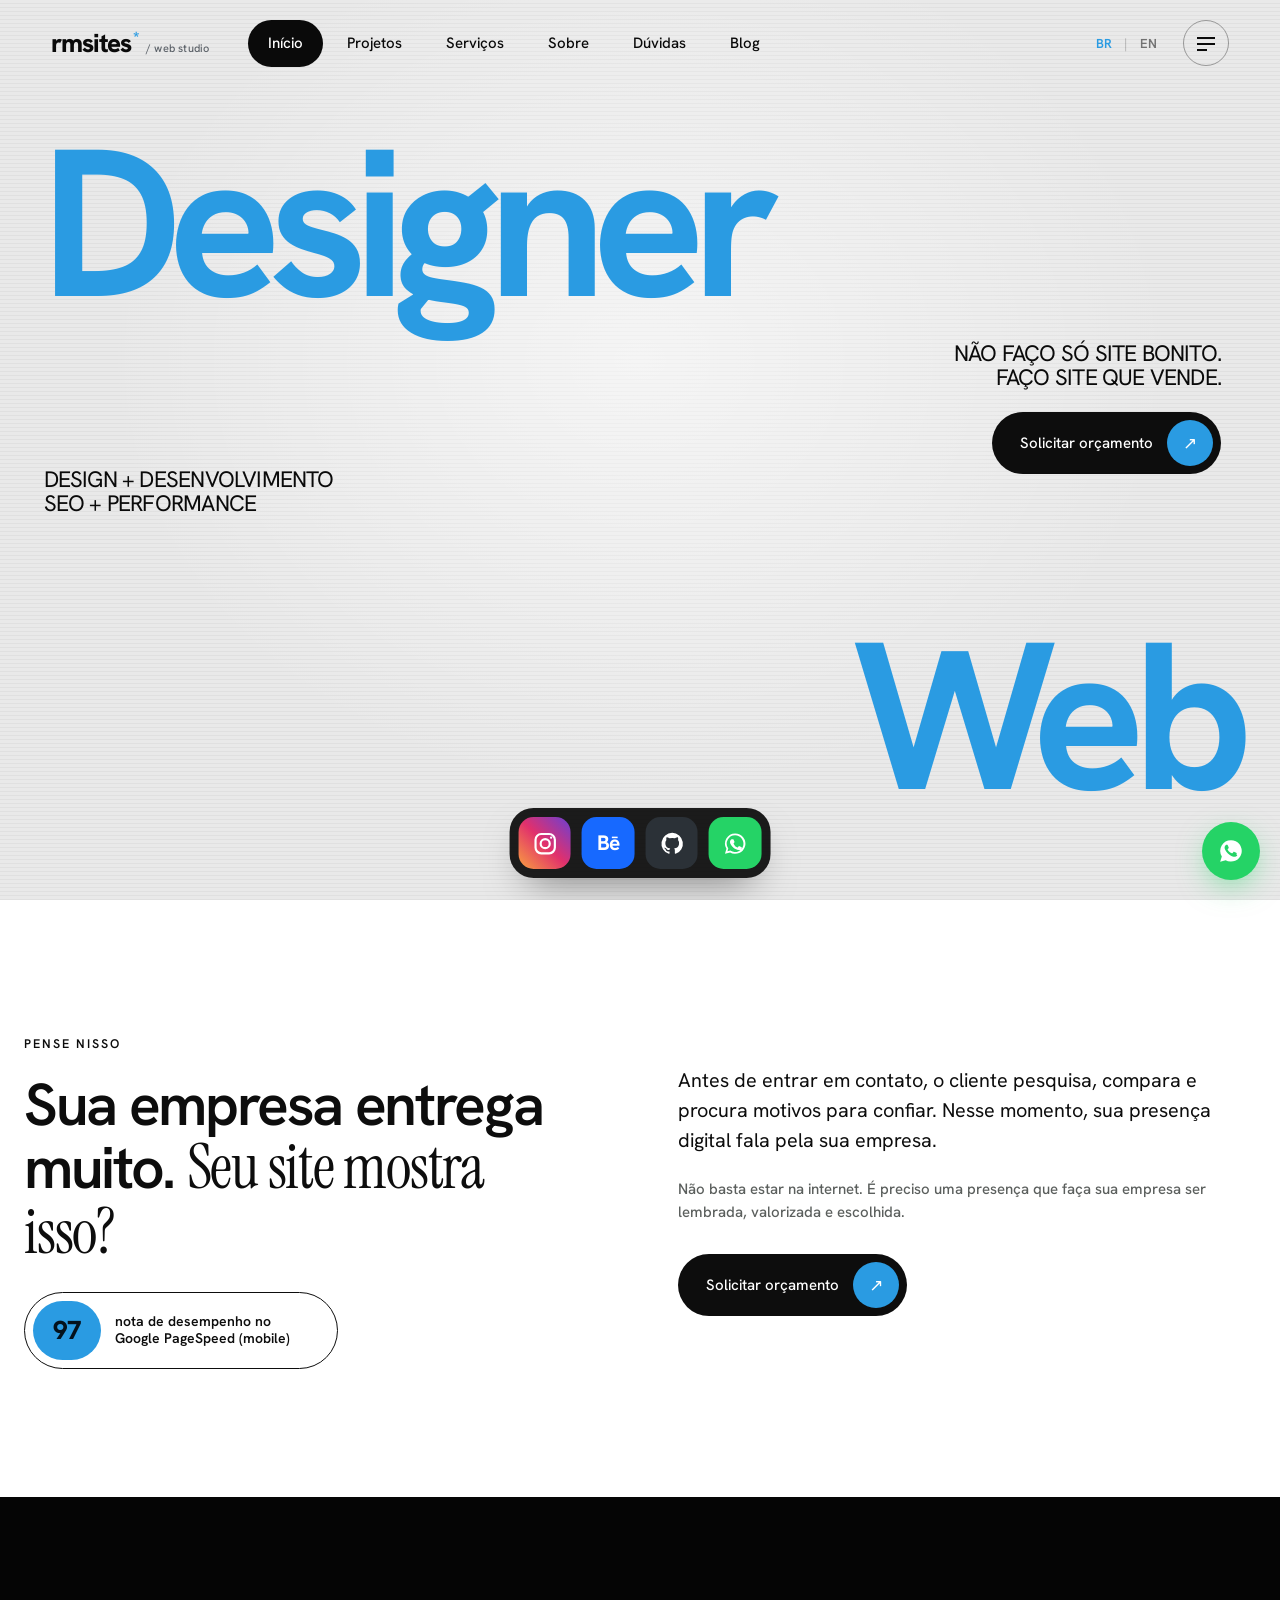
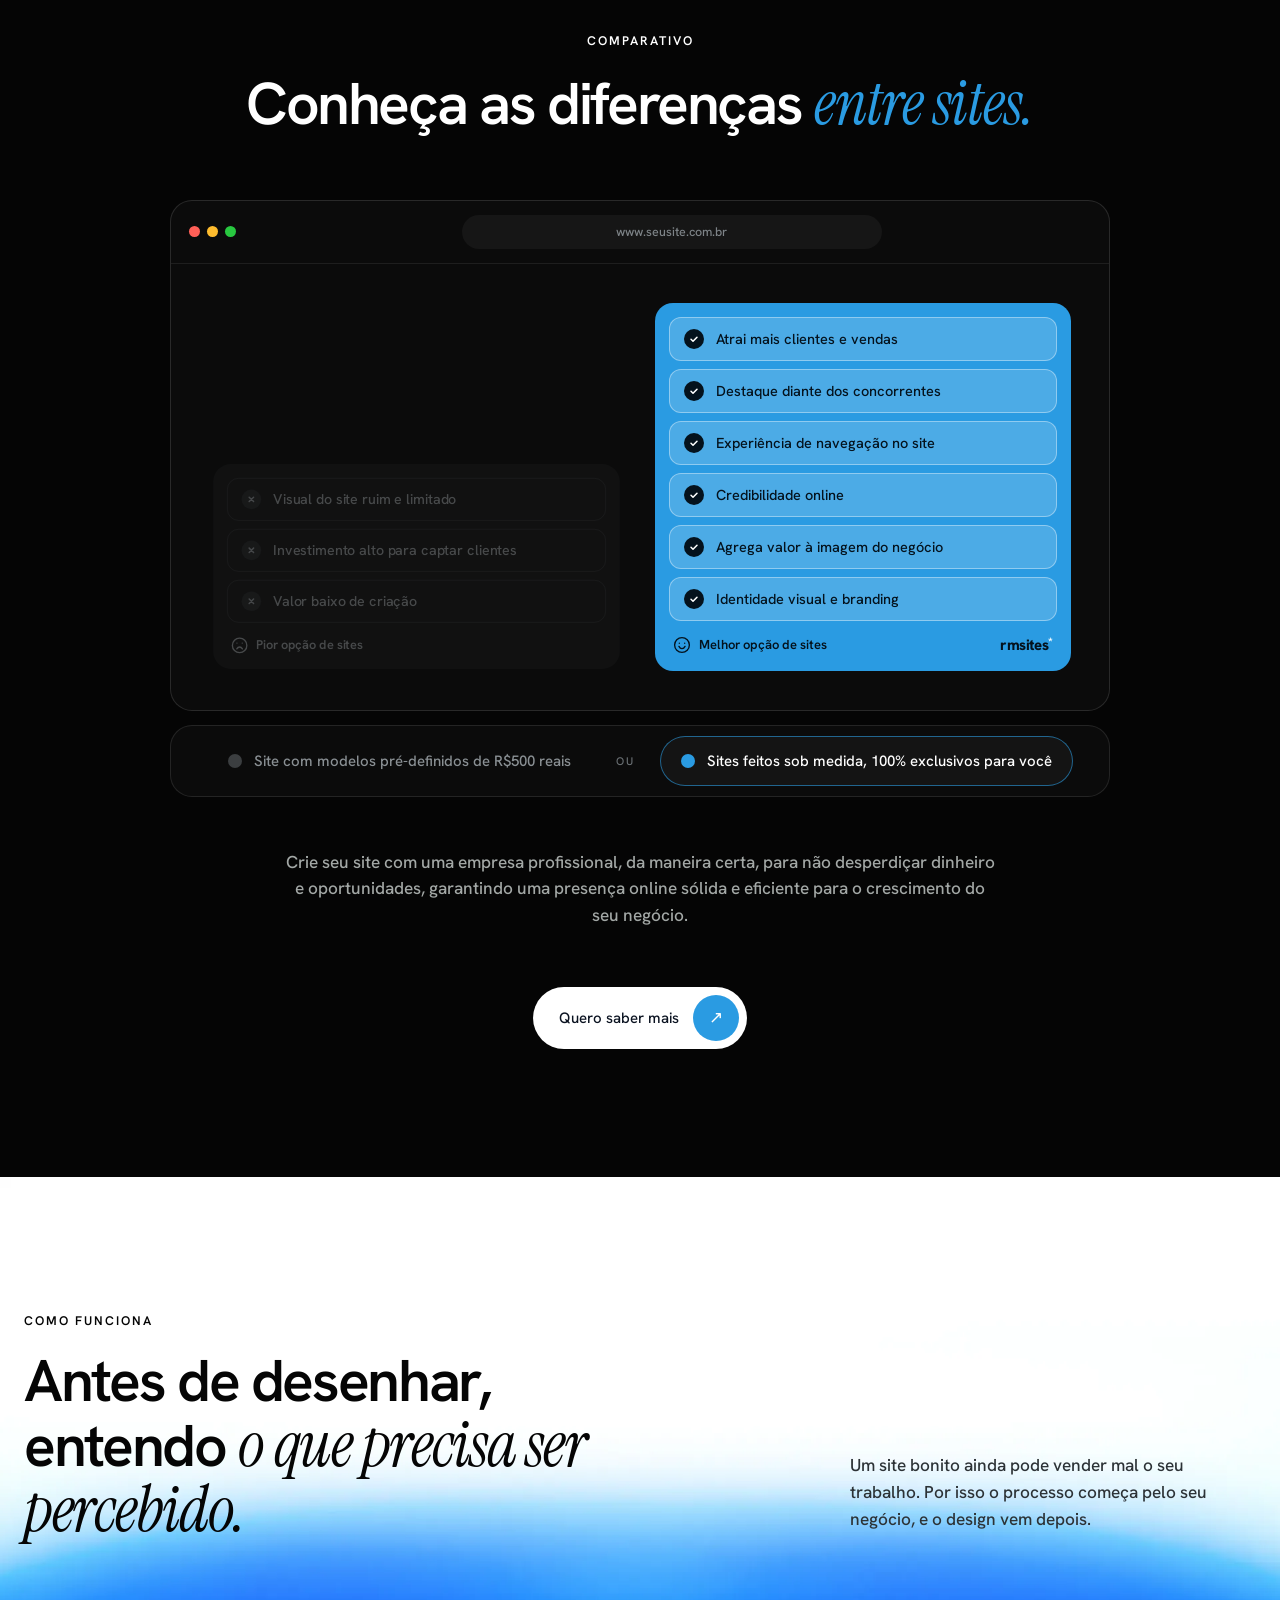
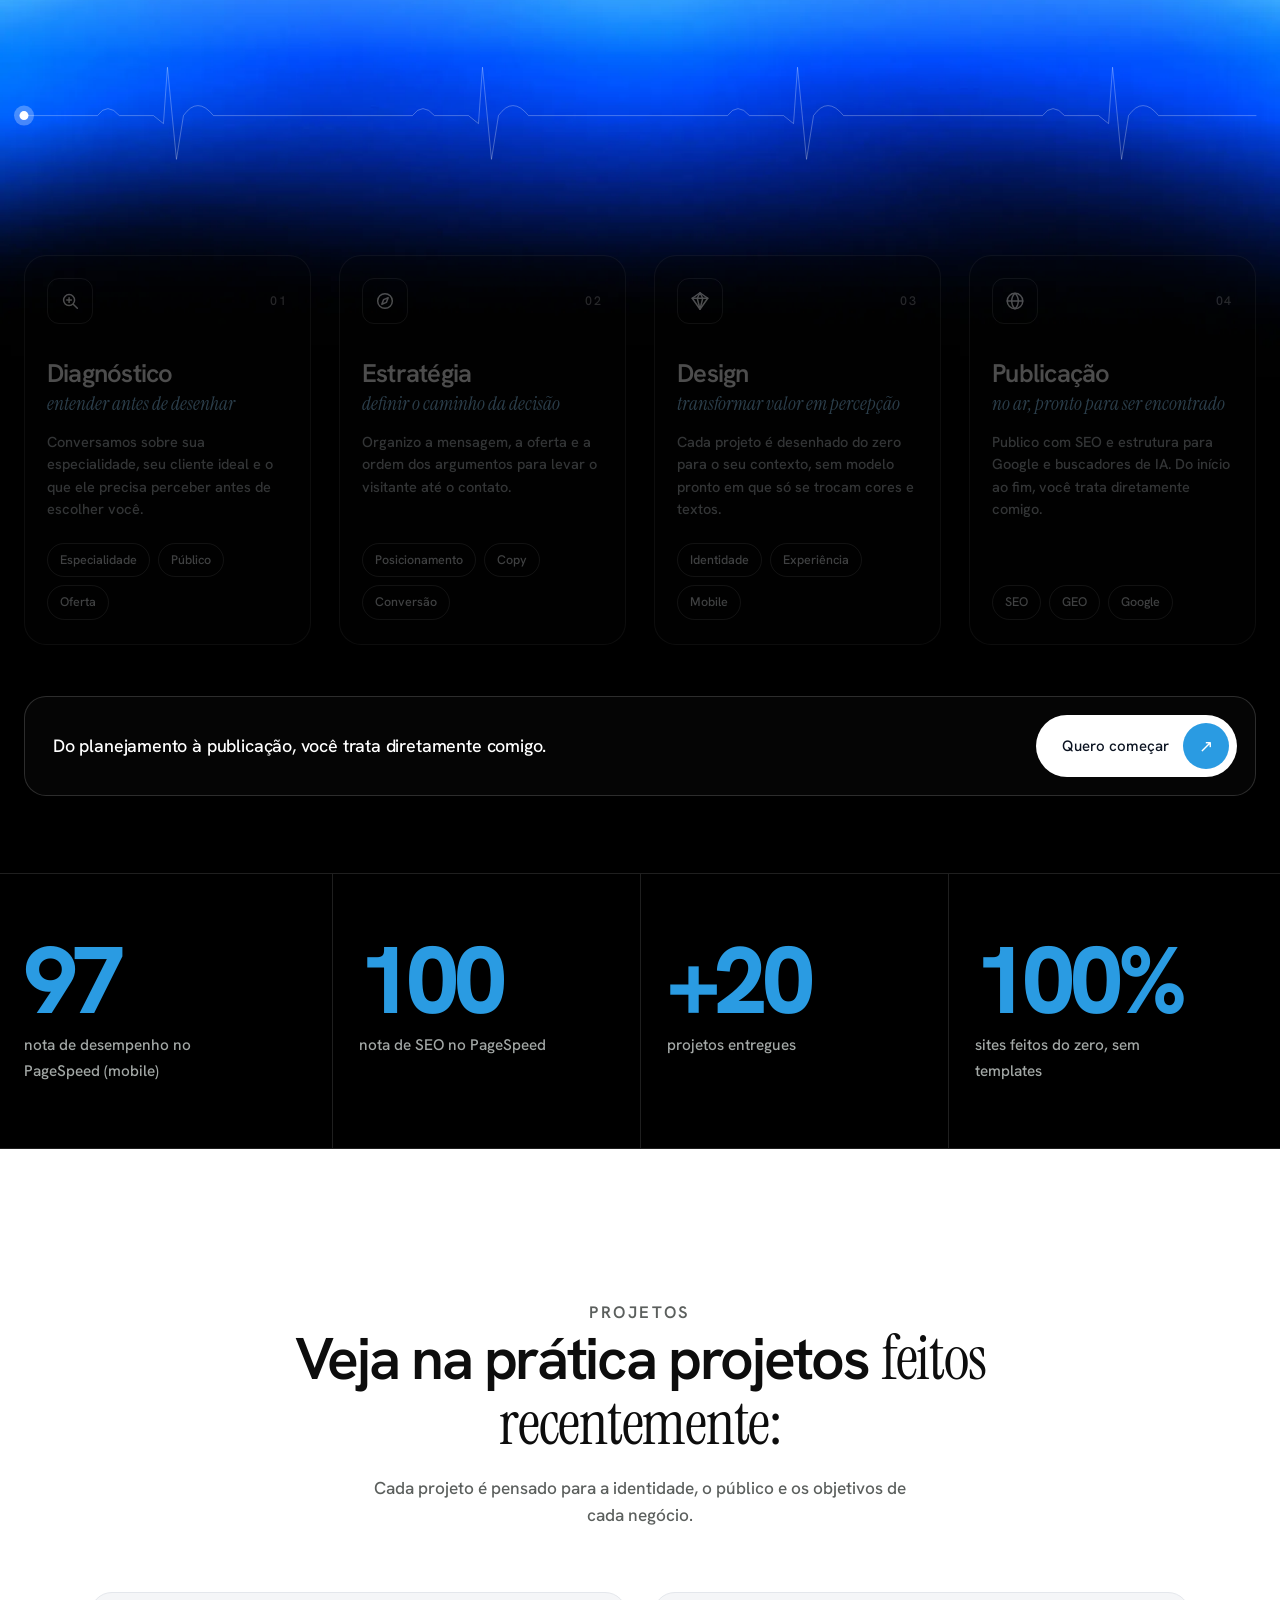
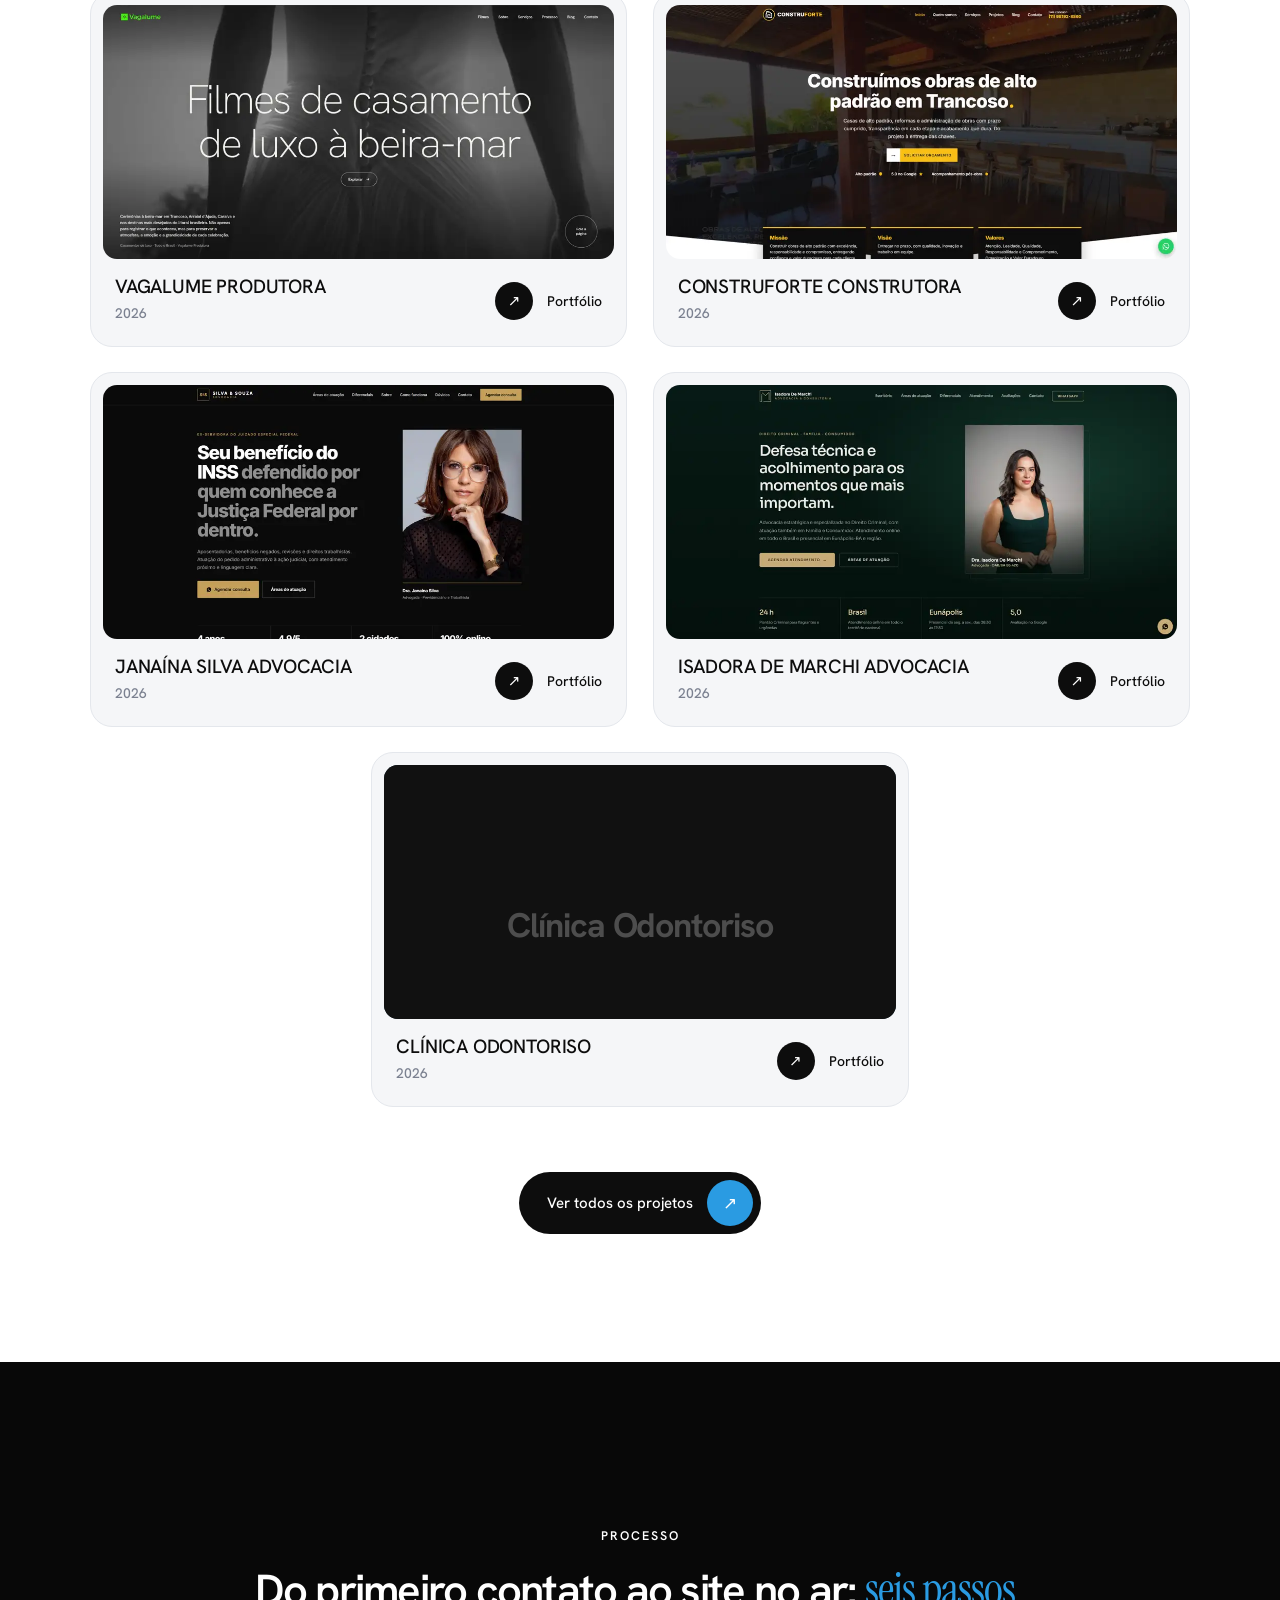
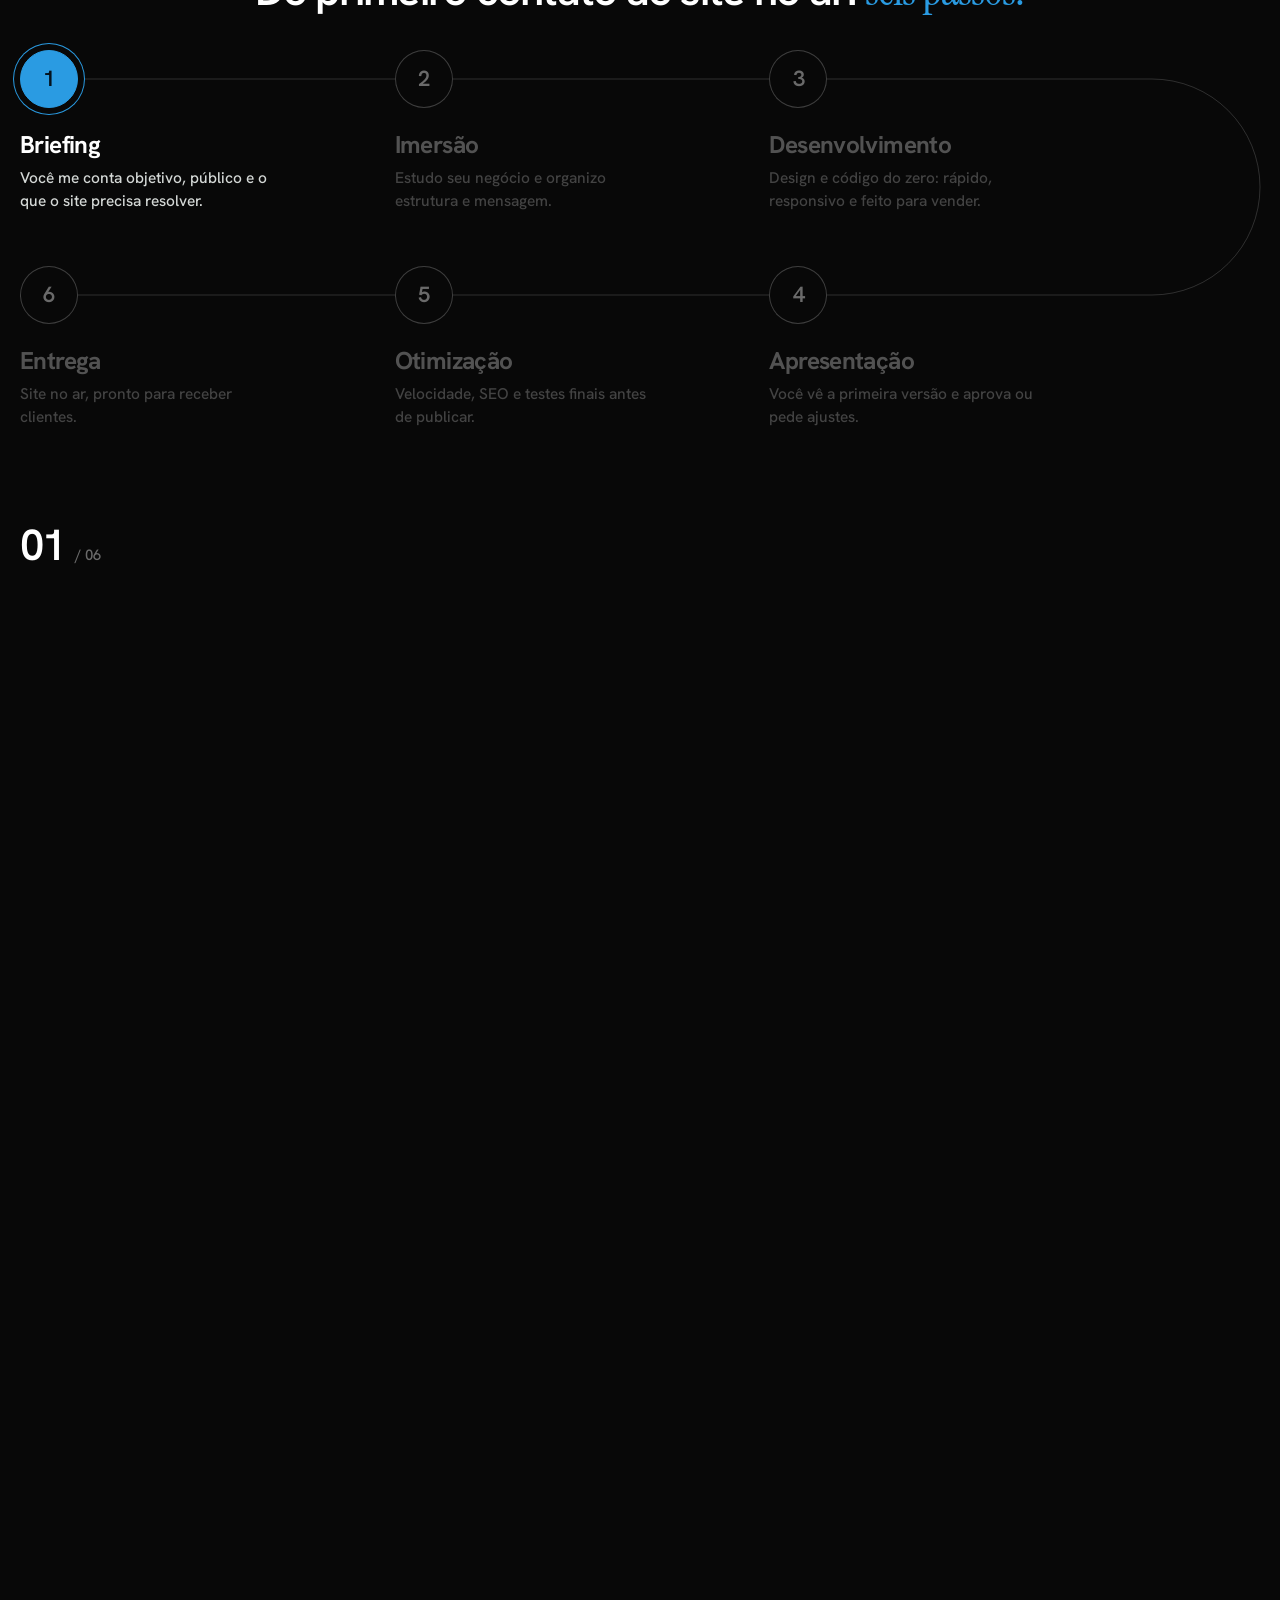
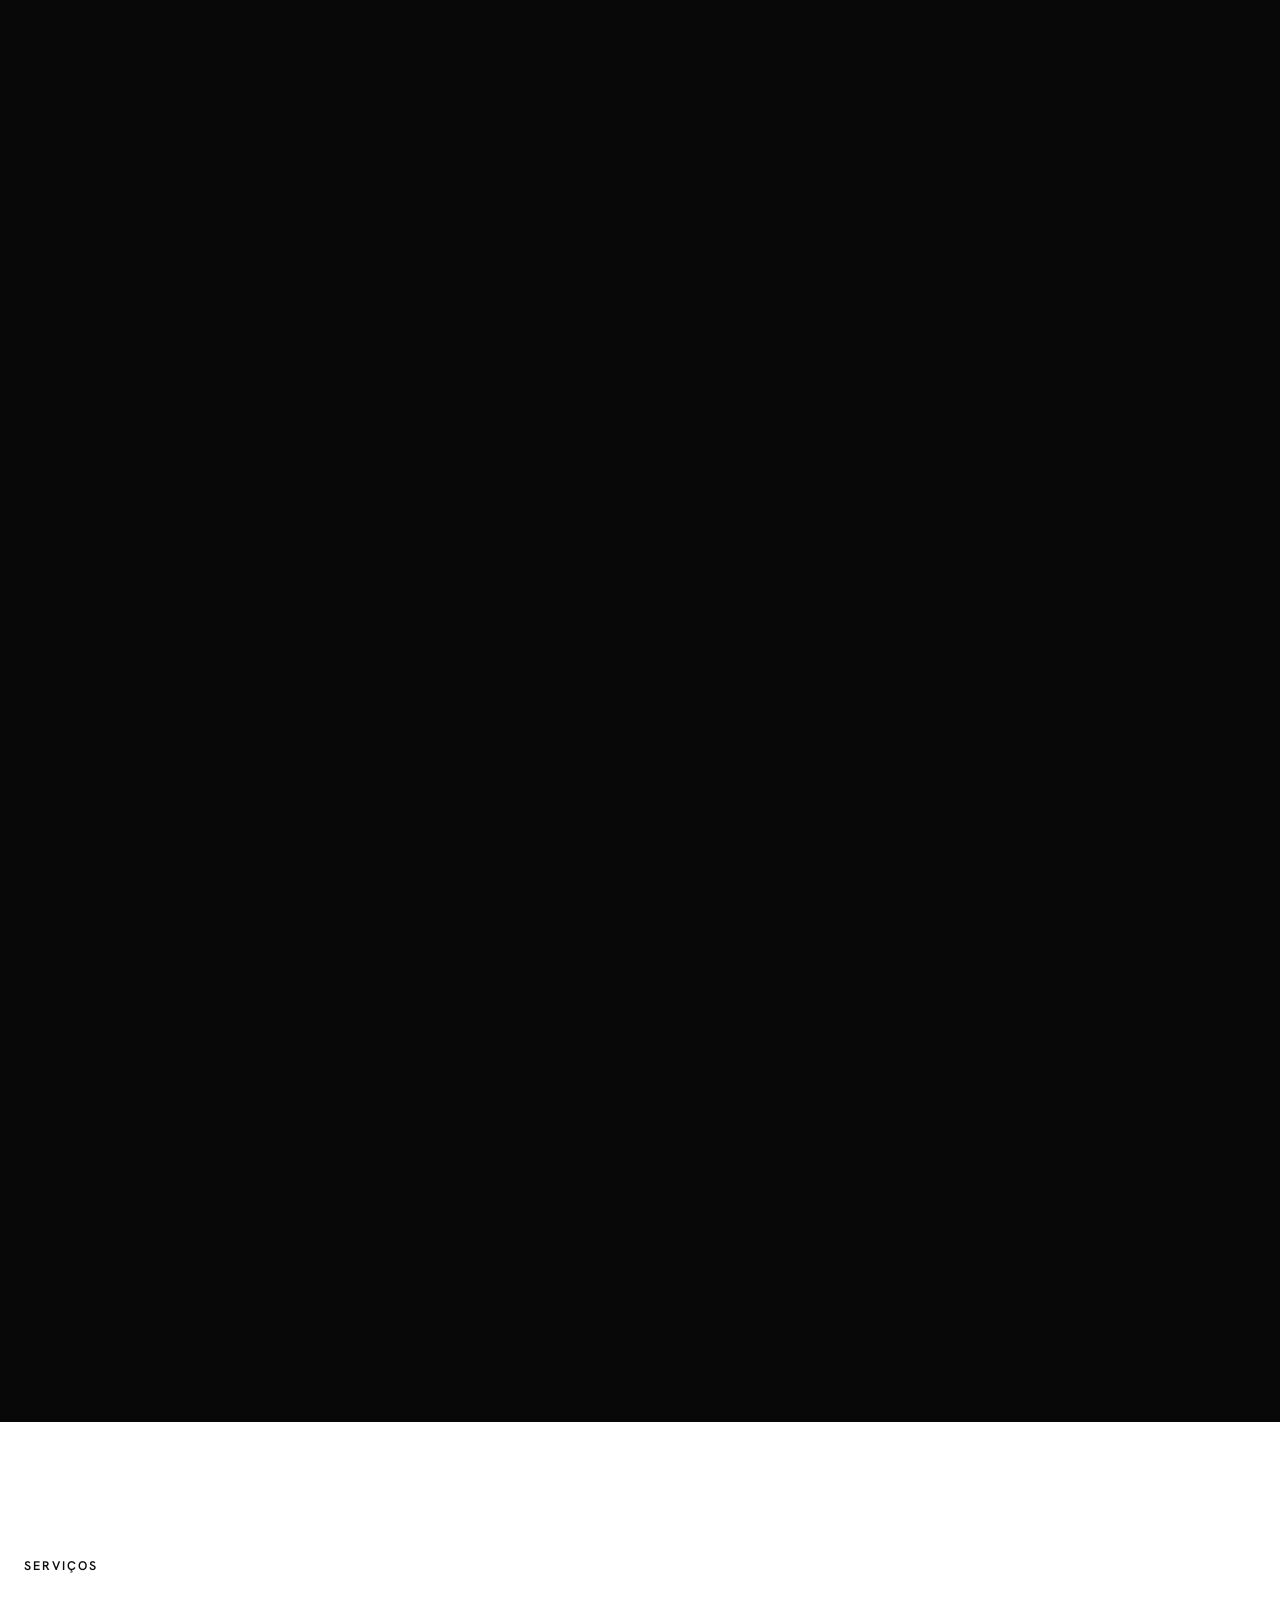
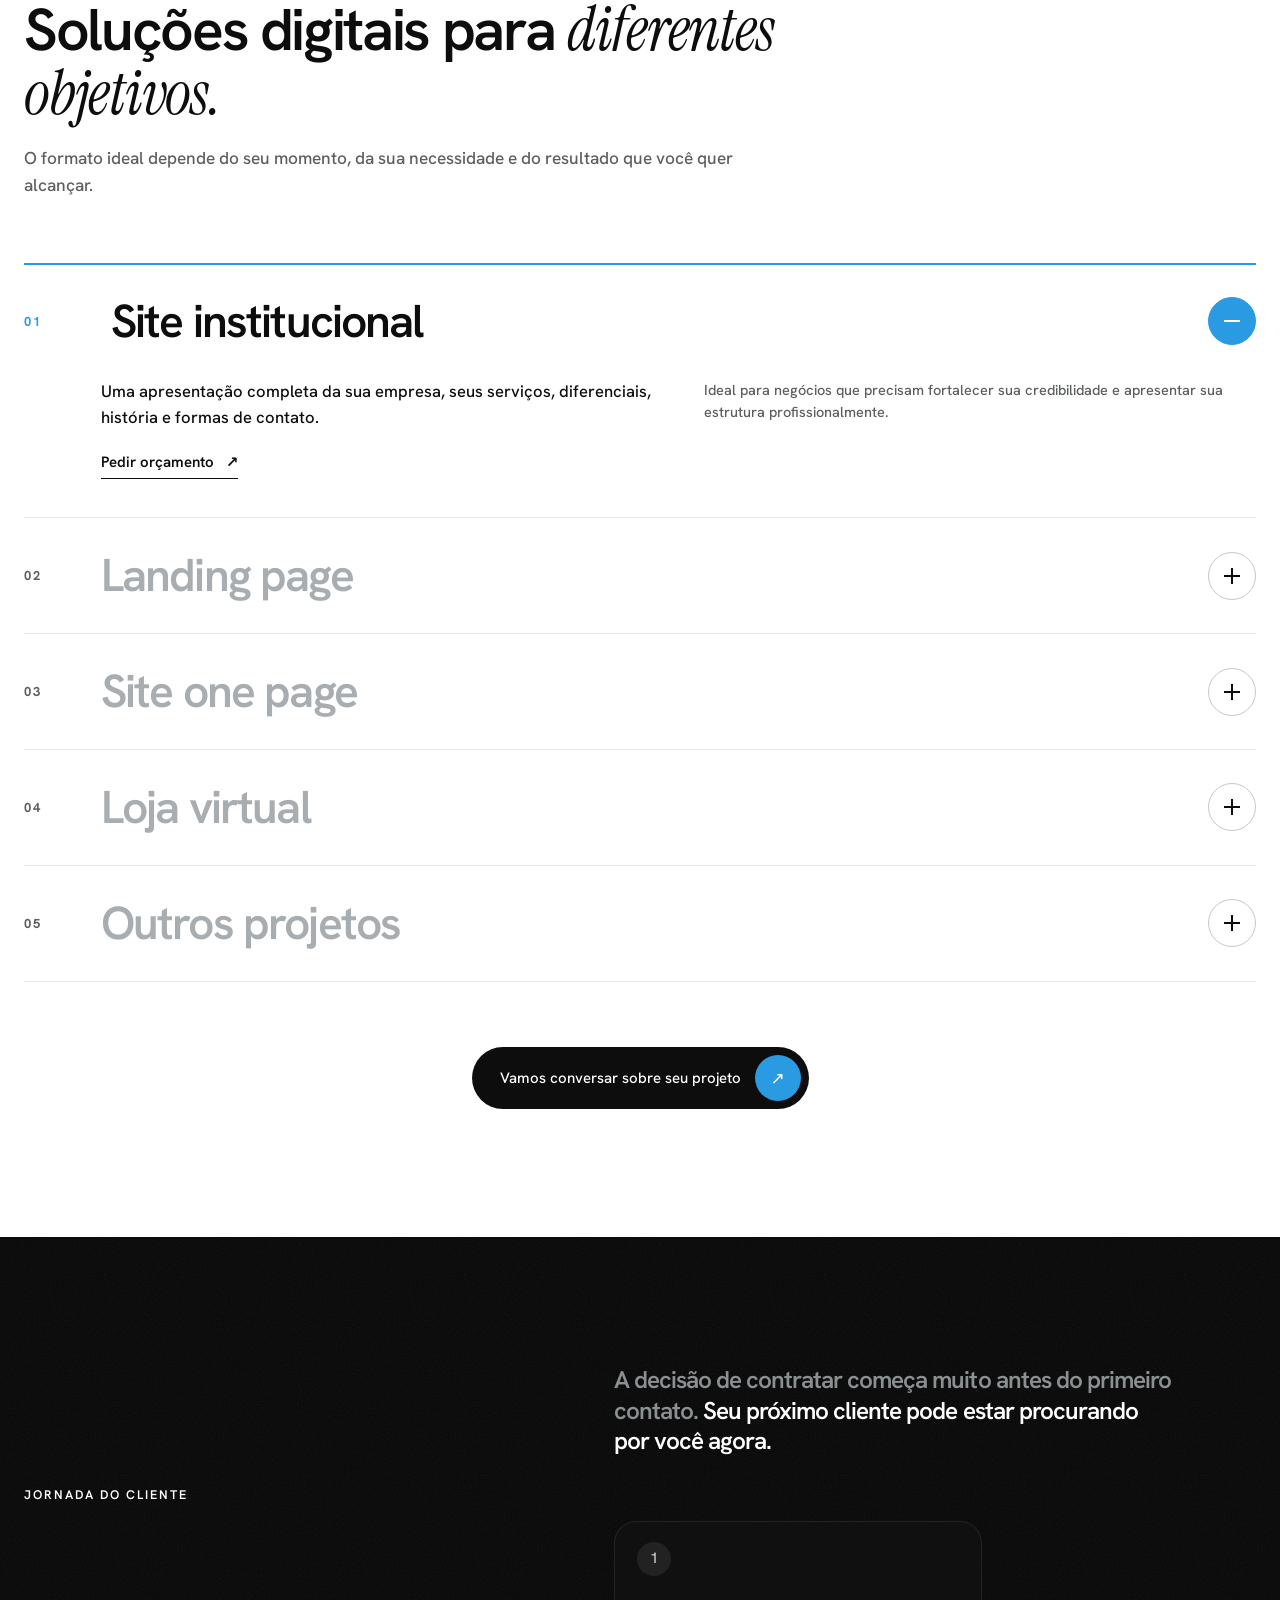
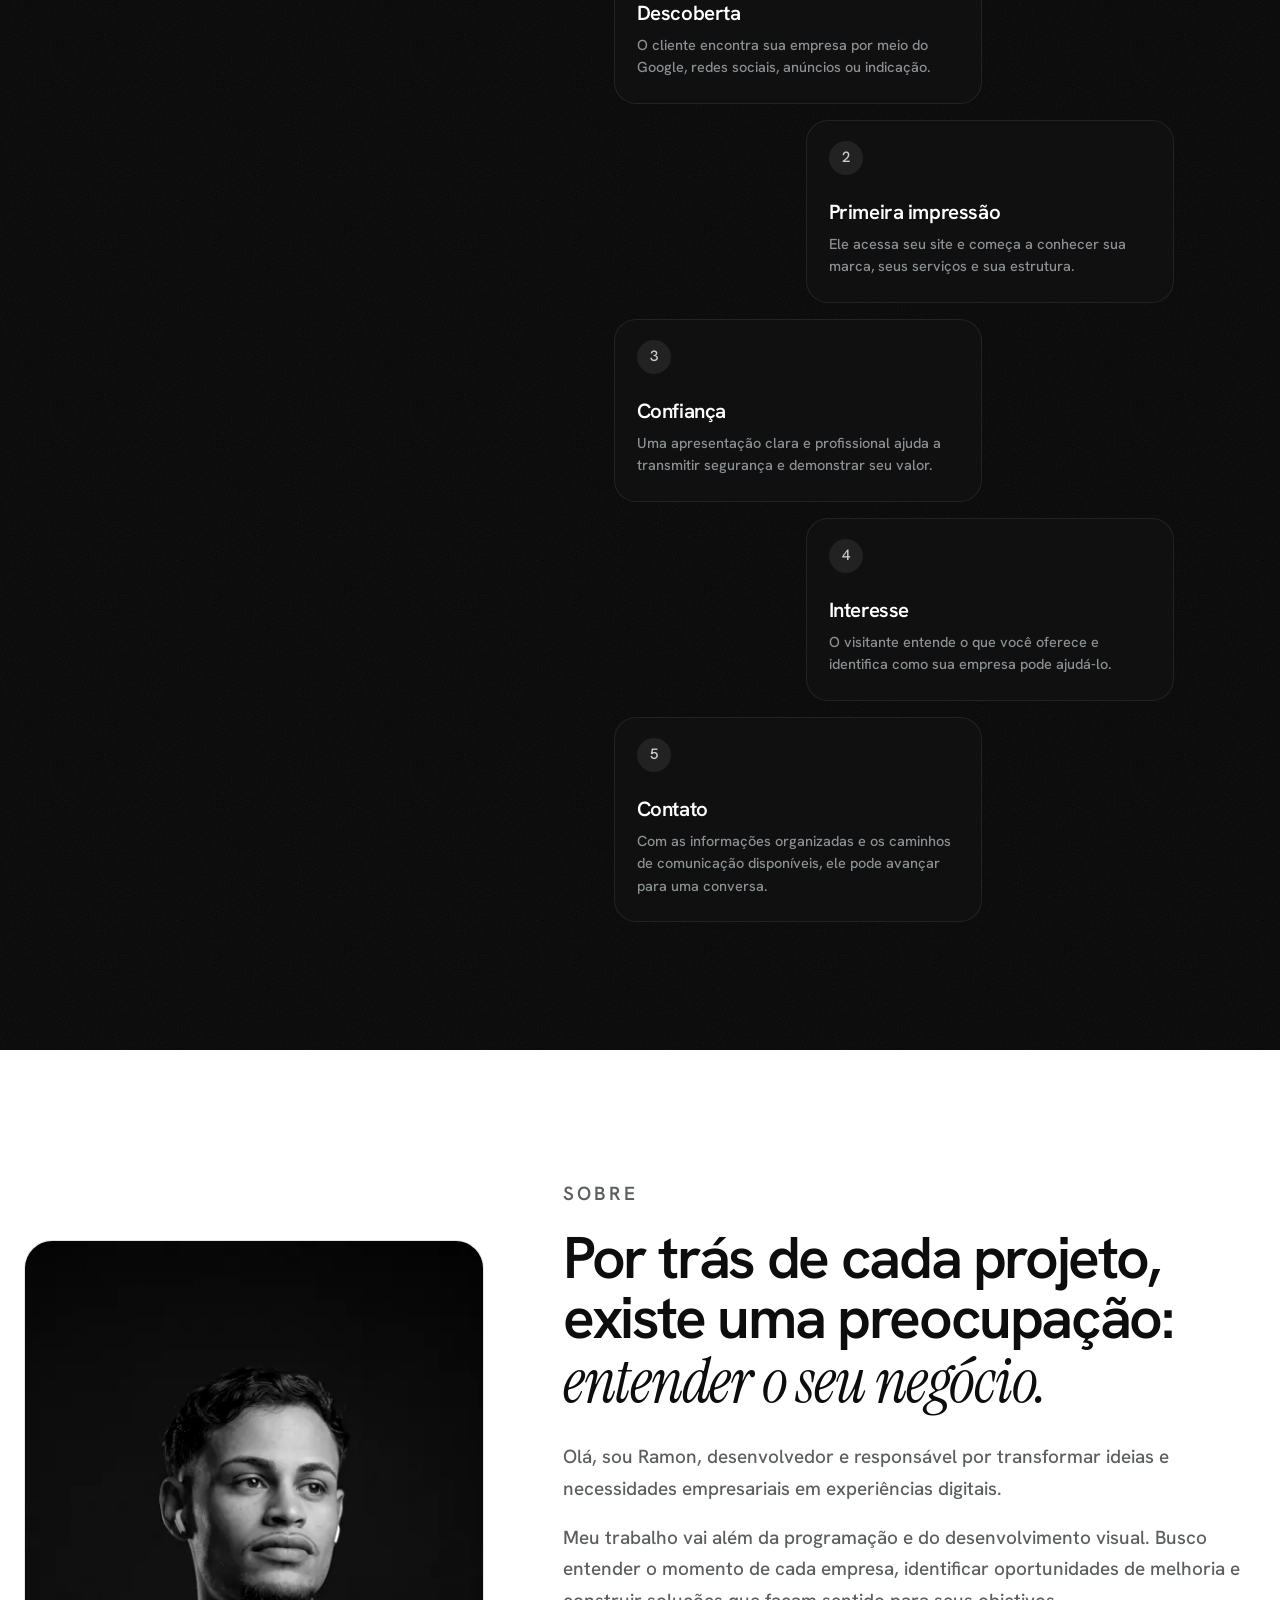
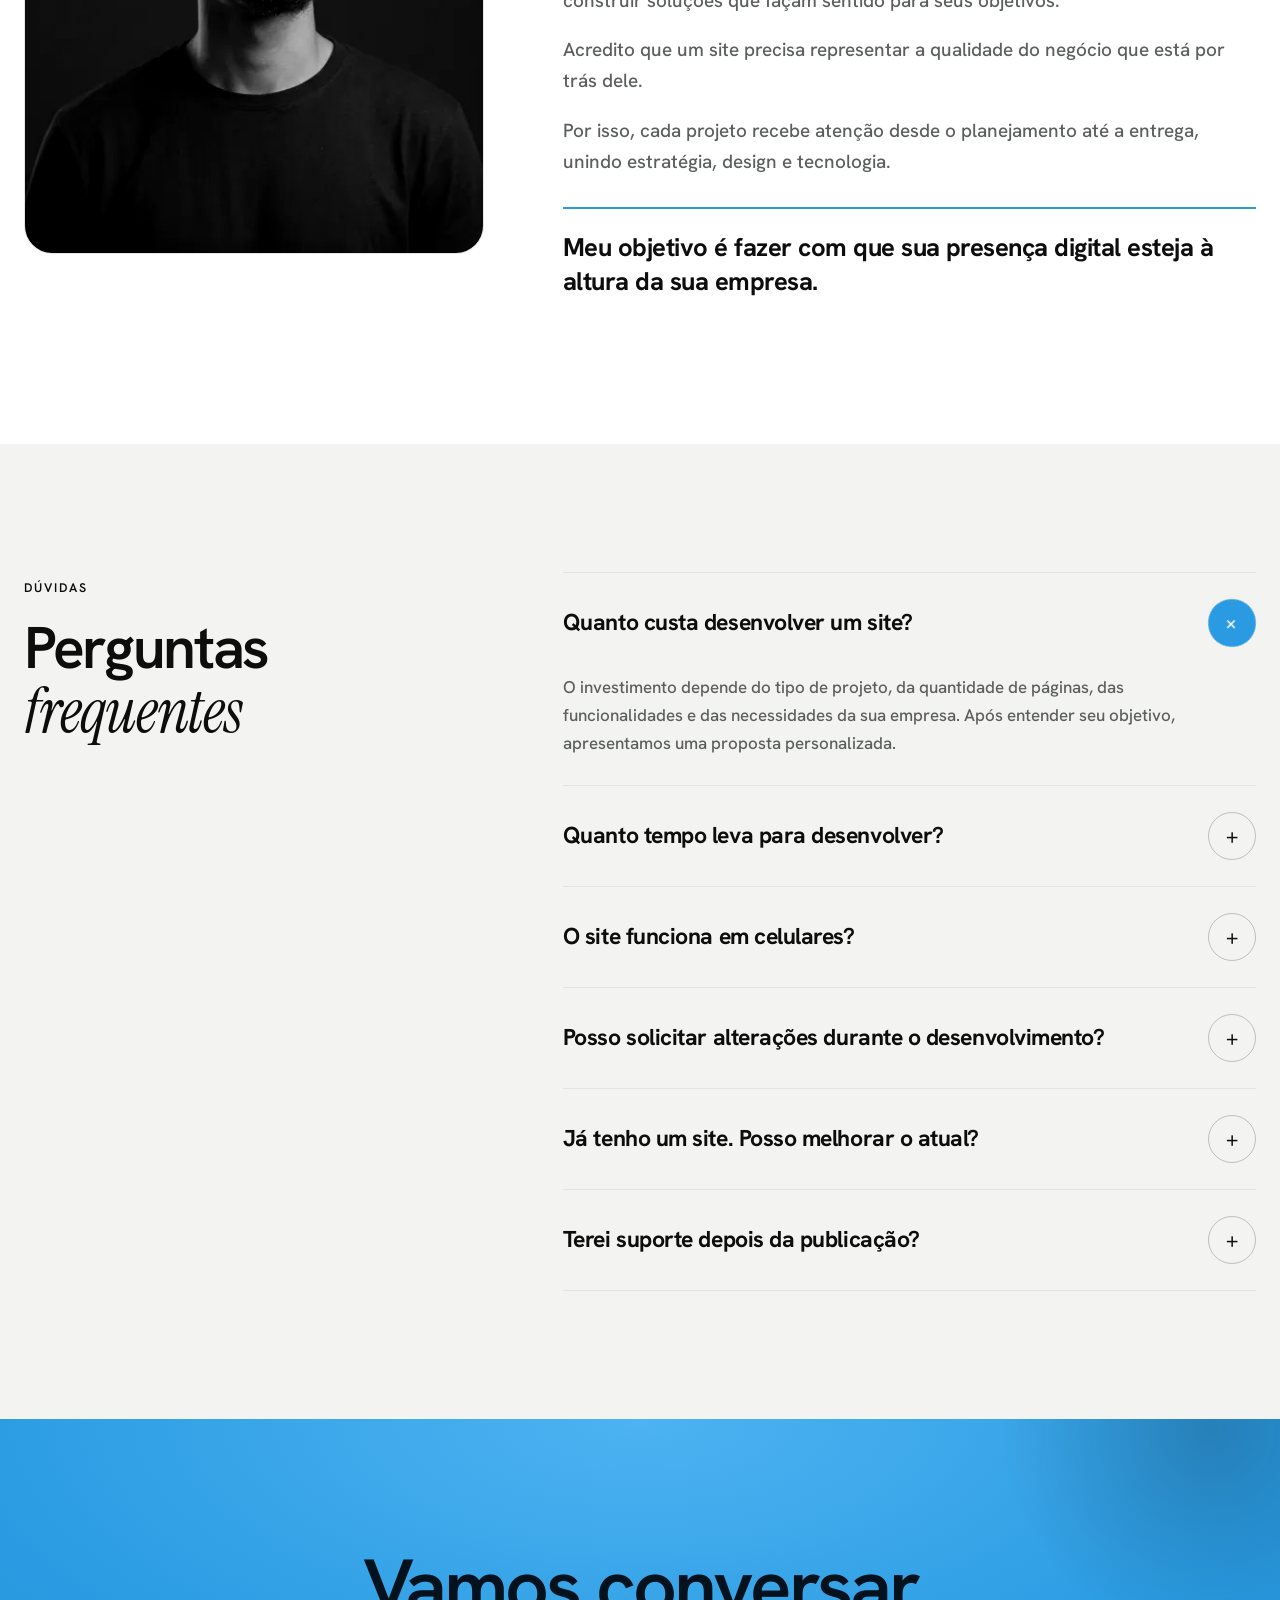
<file: index.html>
<!DOCTYPE html>
<html lang="pt-BR">
<head>
<meta charset="utf-8">
<meta name="viewport" content="width=device-width, initial-scale=1">
<title>Criação de Sites e SEO em Eunápolis-BA | Ramon · RM SITES</title>
<meta name="description" content="Criação de sites profissionais com SEO para aparecer no Google e nas IAs. Atendo Eunápolis, Porto Seguro, Trancoso e todo o Brasil. Entrega em até 7 dias.">
<meta name="author" content="Ramon · RM SITES">
<meta name="robots" content="index, follow, max-image-preview:large, max-snippet:-1, max-video-preview:-1">
<meta name="theme-color" content="#050505">
<meta name="geo.region" content="BR-BA">
<meta name="geo.placename" content="Eunápolis">
<link rel="canonical" href="https://www.ramonwebpro.com.br/">
<link rel="alternate" hreflang="pt-BR" href="https://www.ramonwebpro.com.br/">
<link rel="alternate" hreflang="x-default" href="https://www.ramonwebpro.com.br/">
<link rel="icon" href="favicon.svg" type="image/svg+xml">
<link rel="alternate" type="text/plain" href="llms.txt" title="llms.txt">

<meta property="og:type" content="website">
<meta property="og:locale" content="pt_BR">
<meta property="og:site_name" content="RM SITES">
<meta property="og:title" content="Criação de Sites e SEO em Eunápolis-BA | Ramon · RM SITES">
<meta property="og:description" content="Sites rápidos, bonitos e otimizados para o Google e para as IAs. Veja os projetos e peça seu orçamento.">
<meta property="og:url" content="https://www.ramonwebpro.com.br/">
<meta property="og:image" content="https://www.ramonwebpro.com.br/assets/ramon.webp">
<meta property="og:image:alt" content="Ramon, desenvolvedor de sites em Eunápolis-BA">
<meta name="twitter:card" content="summary_large_image">
<meta name="twitter:title" content="Criação de Sites e SEO em Eunápolis-BA | RM SITES">
<meta name="twitter:description" content="Sites profissionais com SEO e GEO. Apareça no Google e nas respostas das IAs.">
<meta name="twitter:image" content="https://www.ramonwebpro.com.br/assets/ramon.webp">

<link rel="preconnect" href="https://fonts.googleapis.com">
<link rel="preconnect" href="https://fonts.gstatic.com" crossorigin>
<link rel="preload" as="image" href="assets/ramon-cut-900.webp" type="image/webp" media="(min-width:901px)" fetchpriority="high">
<link rel="preload" as="image" href="assets/ramon-cut-m.webp" type="image/webp" media="(max-width:900px)" fetchpriority="high">
<link rel="preload" as="style" href="https://fonts.googleapis.com/css2?family=Hanken+Grotesk:wght@400;500;600;700;800&family=Instrument+Serif:ital@1&display=swap" onload="this.onload=null;this.rel='stylesheet'">
<noscript><link rel="stylesheet" href="https://fonts.googleapis.com/css2?family=Hanken+Grotesk:wght@400;500;600;700;800&family=Instrument+Serif:ital@1&display=swap"></noscript>
<link rel="stylesheet" href="style.min.css">
<script>document.documentElement.classList.add("js");try{if(sessionStorage.getItem("rm-loaded"))document.documentElement.classList.add("no-loader")}catch(e){}</script>

<script type="application/ld+json">
{
  "@context": "https://schema.org",
  "@graph": [
    {
      "@type": "WebSite",
      "@id": "https://www.ramonwebpro.com.br/#website",
      "url": "https://www.ramonwebpro.com.br/",
      "name": "RM SITES",
      "inLanguage": "pt-BR",
      "publisher": {
        "@id": "https://www.ramonwebpro.com.br/#negocio"
      }
    },
    {
      "@type": "ProfessionalService",
      "@id": "https://www.ramonwebpro.com.br/#negocio",
      "name": "RM SITES",
      "alternateName": "Ramon · RM SITES",
      "url": "https://www.ramonwebpro.com.br/",
      "image": "https://www.ramonwebpro.com.br/assets/ramon.webp",
      "description": "Criação de sites profissionais, links na bio e lojas virtuais com SEO e GEO (otimização para buscadores e para inteligências artificiais) para profissionais liberais e empresas da Bahia e de todo o Brasil.",
      "slogan": "Sites feitos para serem encontrados.",
      "address": {
        "@type": "PostalAddress",
        "addressLocality": "Eunápolis",
        "addressRegion": "BA",
        "addressCountry": "BR"
      },
      "areaServed": [
        {
          "@type": "City",
          "name": "Eunápolis"
        },
        {
          "@type": "City",
          "name": "Porto Seguro"
        },
        {
          "@type": "City",
          "name": "Trancoso"
        },
        {
          "@type": "City",
          "name": "Itabuna"
        },
        {
          "@type": "City",
          "name": "Salvador"
        },
        {
          "@type": "Country",
          "name": "Brasil"
        }
      ],
      "knowsAbout": [
        "Criação de sites",
        "SEO local",
        "GEO",
        "Generative Engine Optimization",
        "Landing pages",
        "Link na bio",
        "Loja virtual",
        "HTML",
        "CSS",
        "JavaScript"
      ],
      "founder": {
        "@id": "https://www.ramonwebpro.com.br/#ramon"
      },
      "sameAs": [
        "https://www.instagram.com/ramonocode",
        "https://github.com/ramoncodedev"
      ],
      "hasOfferCatalog": {
        "@type": "OfferCatalog",
        "name": "Serviços",
        "itemListElement": [
          {
            "@type": "Offer",
            "itemOffered": {
              "@type": "Service",
              "name": "Site institucional"
            }
          },
          {
            "@type": "Offer",
            "itemOffered": {
              "@type": "Service",
              "name": "Landing page"
            }
          },
          {
            "@type": "Offer",
            "itemOffered": {
              "@type": "Service",
              "name": "Site one page"
            }
          },
          {
            "@type": "Offer",
            "itemOffered": {
              "@type": "Service",
              "name": "Loja virtual"
            }
          },
          {
            "@type": "Offer",
            "itemOffered": {
              "@type": "Service",
              "name": "Redesign e otimização de sites"
            }
          },
          {
            "@type": "Offer",
            "itemOffered": {
              "@type": "Service",
              "name": "Identidade visual e branding"
            }
          },
          {
            "@type": "Offer",
            "itemOffered": {
              "@type": "Service",
              "name": "Sistemas e plataformas personalizados"
            }
          }
        ]
      }
    },
    {
      "@type": "Person",
      "@id": "https://www.ramonwebpro.com.br/#ramon",
      "name": "Ramon",
      "jobTitle": "Desenvolvedor de sites e fundador da RM SITES",
      "image": "https://www.ramonwebpro.com.br/assets/ramon.webp",
      "url": "https://www.ramonwebpro.com.br/",
      "homeLocation": {
        "@type": "City",
        "name": "Eunápolis"
      },
      "worksFor": {
        "@id": "https://www.ramonwebpro.com.br/#negocio"
      },
      "sameAs": [
        "https://www.instagram.com/ramonocode",
        "https://github.com/ramoncodedev"
      ]
    },
    {
      "@type": "ItemList",
      "name": "Projetos da RM SITES",
      "itemListElement": [
        {
          "@type": "ListItem",
          "position": 1,
          "name": "Vagalume Produtora",
          "url": "https://vagalumeprodutora.vercel.app/"
        },
        {
          "@type": "ListItem",
          "position": 2,
          "name": "Construforte Construtora",
          "url": "https://construforteconstrutora.vercel.app/"
        },
        {
          "@type": "ListItem",
          "position": 3,
          "name": "Janaína Silva Advocacia",
          "url": "https://janainasilvaadvocacia.vercel.app/"
        },
        {
          "@type": "ListItem",
          "position": 4,
          "name": "Isadora De Marchi Advocacia",
          "url": "https://isadorademarchiadv.vercel.app/"
        },
        {
          "@type": "ListItem",
          "position": 5,
          "name": "Clínica Odontoriso",
          "url": "https://odontorisoeunapolis.vercel.app/"
        }
      ]
    },
    {
      "@type": "FAQPage",
      "mainEntity": [
        {
          "@type": "Question",
          "name": "Quanto custa desenvolver um site?",
          "acceptedAnswer": {
            "@type": "Answer",
            "text": "O investimento depende do tipo de projeto, da quantidade de páginas, das funcionalidades e das necessidades da sua empresa. Após entender seu objetivo, apresentamos uma proposta personalizada."
          }
        },
        {
          "@type": "Question",
          "name": "Quanto tempo leva para desenvolver?",
          "acceptedAnswer": {
            "@type": "Answer",
            "text": "O prazo varia de acordo com a complexidade do projeto e a disponibilidade dos materiais e informações necessários."
          }
        },
        {
          "@type": "Question",
          "name": "O site funciona em celulares?",
          "acceptedAnswer": {
            "@type": "Answer",
            "text": "Sim. Os projetos são desenvolvidos para oferecer uma experiência responsiva em celulares, tablets e computadores."
          }
        },
        {
          "@type": "Question",
          "name": "Posso solicitar alterações durante o desenvolvimento?",
          "acceptedAnswer": {
            "@type": "Answer",
            "text": "Sim. O processo contempla etapas de alinhamento e aprovação para que o resultado esteja de acordo com o que foi definido."
          }
        },
        {
          "@type": "Question",
          "name": "Já tenho um site. Posso melhorar o atual?",
          "acceptedAnswer": {
            "@type": "Answer",
            "text": "Sim. Podemos analisar a estrutura existente e trabalhar em melhorias de design, navegação, performance e experiência, sem necessariamente começar do zero."
          }
        },
        {
          "@type": "Question",
          "name": "Terei suporte depois da publicação?",
          "acceptedAnswer": {
            "@type": "Answer",
            "text": "Sim. As condições de suporte e manutenção são alinhadas de acordo com a proposta de cada projeto."
          }
        }
      ]
    }
  ]
}
</script>
</head>
<body>
<div class="loader" id="loader" aria-hidden="true"><div class="loader__in"><span class="loader__n" id="loaderN">0</span><span class="loader__p">%</span><div class="loader__bar"><i id="loaderBar"></i></div></div></div>
<a class="skip" href="#conteudo">Pular para o conteúdo</a>

<header class="header" id="topo">
  <div class="header__l"><a class="brand" href="#topo" aria-label="RM SITES, página inicial">rm<span>sites</span><i>*</i><small>/ web studio</small></a><nav class="pnav" aria-label="Principal"><a class="is-on" href="#topo" data-en="Home">Início</a><a href="#projetos" data-en="Projects">Projetos</a><a href="#servicos" data-en="Services">Serviços</a><a href="#sobre" data-en="About">Sobre</a><a href="#duvidas" data-en="FAQ">Dúvidas</a><a href="/blog/" data-en="Blog">Blog</a></nav></div>
  <div class="header__right">
    <div class="lang" role="group" aria-label="Idioma"><button type="button" class="is-on" data-lang="pt" aria-pressed="true">BR</button><b>|</b><button type="button" data-lang="en" aria-pressed="false">EN</button></div>
    <button class="burger" id="burger" aria-label="Abrir menu" aria-expanded="false" aria-controls="menu"><span></span><span></span><span></span></button>
  </div>
</header>

<div class="menu" id="menu" aria-hidden="true">
  <nav aria-label="Principal"><ul><li><a href="#topo" data-en="Home"><i>01</i>Início</a></li><li><a href="#projetos" data-en="Projects"><i>02</i>Projetos</a></li><li><a href="#servicos" data-en="Services"><i>03</i>Serviços</a></li><li><a href="#sobre" data-en="About"><i>04</i>Sobre</a></li><li><a href="#contato" data-en="Contact"><i>05</i>Contato</a></li><li><a href="/blog/" data-en="Blog"><i>06</i>Blog</a></li></ul></nav>
  <div class="menu__foot">
    <p data-en="Let's talk?">Vamos conversar?</p>
    <a href="https://wa.me/5573981598854?text=Ol%C3%A1%20Ramon%21%20Vi%20seu%20site%20e%20quero%20conversar." target="_blank" rel="noopener">WhatsApp</a>
    <a href="https://www.instagram.com/ramonocode" target="_blank" rel="me noopener">Instagram</a>
    <a href="https://github.com/ramoncodedev" target="_blank" rel="me noopener">GitHub</a>
  </div>
</div>

<main id="conteudo">

<!-- HERO -->
<section class="hero3" id="topo-hero">
  <h1 class="hero3__h"><span class="hero3__l1" data-en="Web">Designer</span><span class="hero3__l2" data-en="Design">Web</span><span class="sr" data-en=" — strategic, fast websites that elevate your brand and generate business opportunities"> — sites estratégicos e rápidos que valorizam sua marca e geram oportunidades de negócio</span></h1>
  <picture class="hero3__me"><source media="(max-width:900px)" srcset="assets/ramon-cut-m.webp"><img src="assets/ramon-cut-900.webp" width="900" height="957" alt="Ramon Silva, designer e desenvolvedor de sites" fetchpriority="high" decoding="async"></picture>
  <p class="hero3__s hero3__s--l" data-en="Design + development<br>SEO + performance">Design + desenvolvimento<br>SEO + performance</p>
  <div class="hero3__s hero3__s--r">
    <p data-en="I don&#x27;t just make pretty sites. I make sites that sell.">Não faço só site bonito. Faço site que vende.</p>
    <a class="pill pill--k" href="https://wa.me/5573981598854?text=Ol%C3%A1%20Ramon!%20Quero%20solicitar%20um%20or%C3%A7amento." target="_blank" rel="noopener"><span data-en="Request a quote">Solicitar orçamento</span><i aria-hidden="true">↗</i></a>
  </div>
  <nav class="hero3__dock" aria-label="Redes">
    <a href="https://www.instagram.com/ramonocode" target="_blank" rel="me noopener" aria-label="Instagram" class="d-ig"><svg viewBox="0 0 24 24" fill="none" stroke="#fff" stroke-width="1.9"><rect x="3.5" y="3.5" width="17" height="17" rx="5"/><circle cx="12" cy="12" r="4"/><circle cx="17.2" cy="6.8" r="1" fill="#fff" stroke="none"/></svg></a>
    <a href="https://www.behance.net/ramonsilva16" target="_blank" rel="me noopener" aria-label="Behance" class="d-be"><b>Bē</b></a>
    <a href="https://github.com/ramoncodedev" target="_blank" rel="me noopener" aria-label="GitHub" class="d-gh"><svg viewBox="0 0 24 24" fill="#fff"><path d="M12 2.5a9.5 9.5 0 0 0-3 18.5c.5.1.65-.2.65-.46v-1.7c-2.65.58-3.2-1.27-3.2-1.27-.43-1.1-1.06-1.4-1.06-1.4-.87-.6.07-.58.07-.58.96.07 1.47.99 1.47.99.85 1.46 2.24 1.04 2.78.8.09-.62.33-1.04.6-1.28-2.1-.24-4.34-1.05-4.34-4.7 0-1.04.37-1.89.98-2.55-.1-.24-.43-1.2.09-2.5 0 0 .8-.26 2.6.97a9 9 0 0 1 4.74 0c1.8-1.23 2.6-.97 2.6-.97.52 1.3.19 2.26.1 2.5.6.66.97 1.51.97 2.55 0 3.66-2.24 4.46-4.37 4.7.34.3.65.88.65 1.78v2.64c0 .26.15.56.66.46A9.5 9.5 0 0 0 12 2.5z"/></svg></a>
    <a href="https://wa.me/5573981598854?text=Ol%C3%A1%20Ramon!%20Vi%20seu%20site%20e%20quero%20conversar." target="_blank" rel="noopener" aria-label="WhatsApp" class="d-wa"><svg viewBox="0 0 24 24" fill="#fff"><path d="M12 3a9 9 0 0 0-7.7 13.6L3 21l4.5-1.2A9 9 0 1 0 12 3zm0 1.7a7.3 7.3 0 1 1-3.9 13.5l-.3-.2-2.6.7.7-2.5-.2-.3A7.3 7.3 0 0 1 12 4.7zm-3 3.4c-.2 0-.5.1-.7.4-.3.3-.9.9-.9 2.1 0 1.2.9 2.4 1 2.6.1.2 1.8 2.8 4.4 3.8 2.2.9 2.6.7 3.1.7.5 0 1.5-.6 1.7-1.2.2-.6.2-1.1.2-1.2-.1-.1-.2-.2-.5-.3l-1.6-.8c-.2-.1-.4-.1-.6.1l-.7.9c-.1.2-.3.2-.5.1-.3-.1-1.1-.4-2-1.3-.7-.7-1.2-1.5-1.3-1.8-.1-.2 0-.4.1-.5l.4-.5c.1-.1.2-.3.2-.5.1-.2 0-.3 0-.5l-.7-1.7c-.2-.4-.4-.4-.5-.4z"/></svg></a>
  </nav>
</section>


<!-- PROBLEMA -->
<section class="section section--light val" id="problema">
  <div class="wrap val__grid">
    <div class="val__head reveal">
      <p class="kicker" data-en="Think about it">Pense nisso</p>
      <h2 data-en="Your company delivers a lot. <em>Does your website show it?</em>">Sua empresa entrega muito. <em>Seu site mostra isso?</em></h2>
      <div class="val__badge"><b>97</b><span data-en="performance score on Google PageSpeed (mobile)">nota de desempenho no Google PageSpeed (mobile)</span></div>
    </div>
    <div class="val__body reveal">
      <p class="val__lead" data-en="Before getting in touch, a potential customer researches, compares and looks for reasons to trust. At that moment, your digital presence speaks for your company.">Antes de entrar em contato, o cliente pesquisa, compara e procura motivos para confiar. Nesse momento, sua presença digital fala pela sua empresa.</p>
      <p class="val__sm" data-en="Being online is not enough. You need a presence that makes your company remembered, valued and chosen.">Não basta estar na internet. É preciso uma presença que faça sua empresa ser lembrada, valorizada e escolhida.</p>
      <a class="pill pill--k" href="https://wa.me/5573981598854?text=Ol%C3%A1%20Ramon!%20Quero%20solicitar%20um%20or%C3%A7amento." target="_blank" rel="noopener"><span data-en="Request a quote">Solicitar orçamento</span><i aria-hidden="true">↗</i></a>
    </div>
  </div>
</section>

<!-- STATEMENT -->
<section class="section section--dark cmp" id="diferencas" data-mode="template">
  <div class="wrap">
    <header class="cmp__head reveal">
      <p class="kicker" data-en="Compare">Comparativo</p>
      <h2 data-en="Know the differences <em>between websites.</em>">Conheça as diferenças <em>entre sites.</em></h2>
    </header>
    <div class="cmp__win reveal">
      <div class="cmp__bar"><span class="cmp__dots" aria-hidden="true"><i></i><i></i><i></i></span><span class="cmp__url" aria-hidden="true">www.seusite.com.br</span></div>
      <div class="cmp__body">
        <article class="cmp__card cmp__card--bad"><ul><li><i><svg viewBox="0 0 16 16" aria-hidden="true"><path d="m5 5 6 6M11 5l-6 6"/></svg></i><span data-en="Poor, limited site design">Visual do site ruim e limitado</span></li><li><i><svg viewBox="0 0 16 16" aria-hidden="true"><path d="m5 5 6 6M11 5l-6 6"/></svg></i><span data-en="High spend to attract customers">Investimento alto para captar clientes</span></li><li><i><svg viewBox="0 0 16 16" aria-hidden="true"><path d="m5 5 6 6M11 5l-6 6"/></svg></i><span data-en="Low creation cost">Valor baixo de criação</span></li></ul><p class="cmp__tag"><svg viewBox="0 0 20 20" aria-hidden="true"><circle cx="10" cy="10" r="8.2"/><path d="M7 7.4h.01M13 7.4h.01M6.8 14c.9-1.5 2.1-2.2 3.2-2.2s2.3.7 3.2 2.2"/></svg><span data-en="Worst website option">Pior opção de sites</span></p></article>
        <article class="cmp__card cmp__card--good"><ul><li><i><svg viewBox="0 0 16 16" aria-hidden="true"><path d="m4 8.4 2.7 2.7L12 5.6"/></svg></i><span data-en="Attracts more customers and sales">Atrai mais clientes e vendas</span></li><li><i><svg viewBox="0 0 16 16" aria-hidden="true"><path d="m4 8.4 2.7 2.7L12 5.6"/></svg></i><span data-en="Stands out from competitors">Destaque diante dos concorrentes</span></li><li><i><svg viewBox="0 0 16 16" aria-hidden="true"><path d="m4 8.4 2.7 2.7L12 5.6"/></svg></i><span data-en="Smooth browsing experience">Experiência de navegação no site</span></li><li><i><svg viewBox="0 0 16 16" aria-hidden="true"><path d="m4 8.4 2.7 2.7L12 5.6"/></svg></i><span data-en="Online credibility">Credibilidade online</span></li><li><i><svg viewBox="0 0 16 16" aria-hidden="true"><path d="m4 8.4 2.7 2.7L12 5.6"/></svg></i><span data-en="Adds value to your business image">Agrega valor à imagem do negócio</span></li><li><i><svg viewBox="0 0 16 16" aria-hidden="true"><path d="m4 8.4 2.7 2.7L12 5.6"/></svg></i><span data-en="Visual identity and branding">Identidade visual e branding</span></li></ul><p class="cmp__tag"><span class="cmp__tagl"><svg viewBox="0 0 20 20" aria-hidden="true"><circle cx="10" cy="10" r="8.2"/><path d="M7 8h.01M13 8h.01M6.6 11.6c.9 1.7 2.1 2.5 3.4 2.5s2.5-.8 3.4-2.5"/></svg><span data-en="Best website option">Melhor opção de sites</span></span><b class="cmp__logo" aria-hidden="true">rm<span>sites</span><i>*</i></b></p></article>
      </div>
    </div>
    <div class="cmp__switch reveal" role="group" aria-label="Escolha o tipo de site">
      <button type="button" class="cmp__opt" data-mode="template" aria-pressed="true"><i></i><span data-en="Websites from pre-made templates">Site com modelos pré-definidos de R$500 reais</span></button>
      <span class="cmp__or" aria-hidden="true" data-en="OR">OU</span>
      <button type="button" class="cmp__opt" data-mode="custom" aria-pressed="false"><i></i><span data-en="Custom-made websites, 100% exclusive to you">Sites feitos sob medida, 100% exclusivos para você</span></button>
    </div>
    <p class="cmp__sub reveal" data-en="Build your website with a professional company, the right way, so you don't waste money and opportunities, ensuring a solid and efficient online presence for your business growth.">Crie seu site com uma empresa profissional, da maneira certa, para não desperdiçar dinheiro e oportunidades, garantindo uma presença online sólida e eficiente para o crescimento do seu negócio.</p>
    <div class="center reveal"><a class="pill pill--w" href="https://wa.me/5573981598854?text=Ol%C3%A1%20Ramon%21%20Quero%20saber%20mais%20sobre%20sites%20sob%20medida." target="_blank" rel="noopener"><span data-en="I want to know more">Quero saber mais</span><i aria-hidden="true">↗</i></a></div>
  </div>
</section>

<section class="stmt" id="resultado">
  <div class="wrap stmt__in">
    <header class="stmt__head">
      <p class="kicker reveal" data-en="How it works">Como funciona</p>
      <div class="stmt__row"><h2 class="reveal" data-en="Before designing, I understand <em>what needs to be perceived.</em>">Antes de desenhar, entendo <em>o que precisa ser percebido.</em></h2>
      <p class="stmt__sub reveal" data-en="A beautiful website can still sell your work poorly. That is why the process starts with your business, and design comes after.">Um site bonito ainda pode vender mal o seu trabalho. Por isso o processo começa pelo seu negócio, e o design vem depois.</p></div>
    </header>
    <div class="stmt__low">
      <div class="ecg" aria-hidden="true"><svg><path class="ecg__track"/><path class="ecg__halo"/><path class="ecg__line"/><circle class="ecg__ring" r="10"/><circle class="ecg__dot" r="4.5"/></svg></div>
      <ol class="stmt__cols"><li class="rs" style="--d:0ms"><div class="rs__top"><span class="rs__ic"><svg viewBox="0 0 24 24" fill="none" stroke="currentColor" stroke-width="1.6" stroke-linecap="round" stroke-linejoin="round" aria-hidden="true"><circle cx="11" cy="11" r="6"/><path d="m20 20-4.2-4.2M11 8.5v5M8.5 11h5"/></svg></span><span class="rs__n">01</span></div><h3 data-en="Diagnosis">Diagnóstico</h3><em class="rs__sub" data-en="understand before designing">entender antes de desenhar</em><p data-en="We talk about your specialty, your ideal client and what they need to see before choosing you.">Conversamos sobre sua especialidade, seu cliente ideal e o que ele precisa perceber antes de escolher você.</p><ul class="rs__tags"><li data-en="Specialty">Especialidade</li><li data-en="Audience">Público</li><li data-en="Offer">Oferta</li></ul></li><li class="rs" style="--d:80ms"><div class="rs__top"><span class="rs__ic"><svg viewBox="0 0 24 24" fill="none" stroke="currentColor" stroke-width="1.6" stroke-linecap="round" stroke-linejoin="round" aria-hidden="true"><circle cx="12" cy="12" r="8"/><path d="m15.5 8.5-2 5-5 2 2-5z"/></svg></span><span class="rs__n">02</span></div><h3 data-en="Strategy">Estratégia</h3><em class="rs__sub" data-en="define the path to the decision">definir o caminho da decisão</em><p data-en="I organize the message, the offer and the order of arguments to lead the visitor to contact.">Organizo a mensagem, a oferta e a ordem dos argumentos para levar o visitante até o contato.</p><ul class="rs__tags"><li data-en="Positioning">Posicionamento</li><li data-en="Copy">Copy</li><li data-en="Conversion">Conversão</li></ul></li><li class="rs" style="--d:160ms"><div class="rs__top"><span class="rs__ic"><svg viewBox="0 0 24 24" fill="none" stroke="currentColor" stroke-width="1.6" stroke-linecap="round" stroke-linejoin="round" aria-hidden="true"><path d="M12 3 3.5 9 12 21l8.5-12z"/><path d="M3.5 9h17M9 9l3 12 3-12M9 9l3-6 3 6"/></svg></span><span class="rs__n">03</span></div><h3 data-en="Design">Design</h3><em class="rs__sub" data-en="turn value into perception">transformar valor em percepção</em><p data-en="Every project is designed from scratch for your context, no ready-made template with swapped colors and text.">Cada projeto é desenhado do zero para o seu contexto, sem modelo pronto em que só se trocam cores e textos.</p><ul class="rs__tags"><li data-en="Identity">Identidade</li><li data-en="Experience">Experiência</li><li data-en="Mobile">Mobile</li></ul></li><li class="rs" style="--d:240ms"><div class="rs__top"><span class="rs__ic"><svg viewBox="0 0 24 24" fill="none" stroke="currentColor" stroke-width="1.6" stroke-linecap="round" stroke-linejoin="round" aria-hidden="true"><circle cx="12" cy="12" r="8.5"/><path d="M3.5 12h17M12 3.5c2.5 2.4 3.6 5.2 3.6 8.5s-1.1 6.1-3.6 8.5c-2.5-2.4-3.6-5.2-3.6-8.5S9.5 5.9 12 3.5z"/></svg></span><span class="rs__n">04</span></div><h3 data-en="Launch">Publicação</h3><em class="rs__sub" data-en="live and ready to be found">no ar, pronto para ser encontrado</em><p data-en="I launch with SEO and structure for Google and AI search engines. From start to finish, you deal directly with me.">Publico com SEO e estrutura para Google e buscadores de IA. Do início ao fim, você trata diretamente comigo.</p><ul class="rs__tags"><li data-en="SEO">SEO</li><li data-en="GEO">GEO</li><li data-en="Google">Google</li></ul></li></ol>
      <div class="stmt__foot reveal"><p data-en="From planning to launch, you deal directly with me.">Do planejamento à publicação, você trata diretamente comigo.</p><a class="pill pill--w" href="https://wa.me/5573981598854?text=Ol%C3%A1%20Ramon%2C%20quero%20entender%20como%20funciona%20o%20seu%20processo." target="_blank" rel="noopener"><span data-en="I want to start">Quero começar</span><i aria-hidden="true">↗</i></a></div>
    </div>
  </div>
</section>

<!-- NÚMEROS -->
<section class="stats" id="numeros" aria-label="Números">
  <div class="wrap stats__grid">
    <div class="stat reveal"><b data-to="97">0</b><span data-en="performance score on Google PageSpeed (mobile)">nota de desempenho no PageSpeed (mobile)</span></div>
    <div class="stat reveal"><b data-to="100">0</b><span data-en="SEO score on Google PageSpeed">nota de SEO no PageSpeed</span></div>
    <div class="stat reveal"><b data-to="20" data-pre="+">+0</b><span data-en="projects delivered">projetos entregues</span></div>
    <div class="stat reveal"><b data-to="100" data-suf="%">0</b><span data-en="websites built from scratch, no templates">sites feitos do zero, sem templates</span></div>
  </div>
</section>

<!-- PROJETOS -->
<section class="section section--light projs" id="projetos">
  <div class="wrap">
    <header class="projs__head reveal">
      <p class="kicker" data-en="Projects">Projetos</p>
      <h2 data-en="See real projects <em>built recently:</em>">Veja na prática projetos <em>feitos recentemente:</em></h2>
      <p data-en="Each project is designed around the identity, audience and goals of the business.">Cada projeto é pensado para a identidade, o público e os objetivos de cada negócio.</p>
    </header>
    <ul class="projs__grid"><li class="pc reveal"><a data-case="vagalume" href="https://vagalumeprodutora.vercel.app/" target="_blank" rel="noopener" aria-label="Abrir o site Vagalume Produtora"><div class="pc__media" style="--bg:#2a1a12"><img src="assets/hero-vagalume.webp" width="1000" height="496" loading="lazy" decoding="async" alt="Prévia do site Vagalume Produtora"></div><div class="pc__foot"><div><h3>Vagalume Produtora</h3><span>2026</span></div><div class="pc__go"><i aria-hidden="true">↗</i><span data-en="Portfolio">Portfólio</span></div></div></a></li><li class="pc reveal"><a data-case="construforte" href="https://construforteconstrutora.vercel.app/" target="_blank" rel="noopener" aria-label="Abrir o site Construforte Construtora"><div class="pc__media" style="--bg:#2a2a2a"><img src="assets/hero-construforte.webp" width="1000" height="496" loading="lazy" decoding="async" alt="Prévia do site Construforte Construtora"></div><div class="pc__foot"><div><h3>Construforte Construtora</h3><span>2026</span></div><div class="pc__go"><i aria-hidden="true">↗</i><span data-en="Portfolio">Portfólio</span></div></div></a></li><li class="pc reveal"><a data-case="silva" href="https://janainasilvaadvocacia.vercel.app/" target="_blank" rel="noopener" aria-label="Abrir o site Janaína Silva Advocacia"><div class="pc__media" style="--bg:#0f1a2e"><img src="assets/hero-silva.webp" width="1000" height="496" loading="lazy" decoding="async" alt="Prévia do site Janaína Silva Advocacia"></div><div class="pc__foot"><div><h3>Janaína Silva Advocacia</h3><span>2026</span></div><div class="pc__go"><i aria-hidden="true">↗</i><span data-en="Portfolio">Portfólio</span></div></div></a></li><li class="pc reveal"><a data-case="isadora" href="https://isadorademarchiadv.vercel.app/" target="_blank" rel="noopener" aria-label="Abrir o site Isadora De Marchi Advocacia"><div class="pc__media" style="--bg:#241418"><img src="assets/hero-isadora.webp" width="1000" height="496" loading="lazy" decoding="async" alt="Prévia do site Isadora De Marchi Advocacia"></div><div class="pc__foot"><div><h3>Isadora De Marchi Advocacia</h3><span>2026</span></div><div class="pc__go"><i aria-hidden="true">↗</i><span data-en="Portfolio">Portfólio</span></div></div></a></li><li class="pc reveal"><a data-case="odontoriso" href="https://odontorisoeunapolis.vercel.app/" target="_blank" rel="noopener" aria-label="Abrir o site Clínica Odontoriso"><div class="pc__media" style="--bg:#0d2a3a"><div class="screen" data-name="Clínica Odontoriso"><iframe data-src="https://odontorisoeunapolis.vercel.app/" title="Prévia do site Clínica Odontoriso" tabindex="-1" aria-hidden="true" loading="lazy"></iframe></div></div><div class="pc__foot"><div><h3>Clínica Odontoriso</h3><span>2026</span></div><div class="pc__go"><i aria-hidden="true">↗</i><span data-en="Portfolio">Portfólio</span></div></div></a></li></ul>
    <div class="center reveal"><a class="pill pill--k" href="https://www.behance.net/ramonsilva16" target="_blank" rel="me noopener"><span data-en="See all projects">Ver todos os projetos</span><i aria-hidden="true">↗</i></a></div>
  </div>
</section>

<!-- PROCESSO -->
<section class="flow" id="processo"><div class="flow__pin"><div class="flow__stick"><div class="wrap">
  <header class="flow__head"><p class="kicker" data-en="Process">Processo</p><h2 data-en="From first contact to a live site: <em>six steps.</em>">Do primeiro contato ao site no ar: <em>seis passos.</em></h2></header>
  <ol class="flow__grid"><li class="fs"><span class="fs__n">1</span><h3 data-en="Briefing">Briefing</h3><p data-en="You tell me your goal, audience and what the site must solve.">Você me conta objetivo, público e o que o site precisa resolver.</p></li><li class="fs"><span class="fs__n">2</span><h3 data-en="Immersion">Imersão</h3><p data-en="I study your business and organize structure and messaging.">Estudo seu negócio e organizo estrutura e mensagem.</p></li><li class="fs"><span class="fs__n">3</span><h3 data-en="Development">Desenvolvimento</h3><p data-en="Design and code from scratch: fast, responsive and built to sell.">Design e código do zero: rápido, responsivo e feito para vender.</p></li><li class="fs"><span class="fs__n">4</span><h3 data-en="Presentation">Apresentação</h3><p data-en="You see the first version and approve it or request tweaks.">Você vê a primeira versão e aprova ou pede ajustes.</p></li><li class="fs"><span class="fs__n">5</span><h3 data-en="Optimization">Otimização</h3><p data-en="Speed, SEO and final tests before going live.">Velocidade, SEO e testes finais antes de publicar.</p></li><li class="fs"><span class="fs__n">6</span><h3 data-en="Delivery">Entrega</h3><p data-en="Your site is live and ready to receive customers.">Site no ar, pronto para receber clientes.</p></li><svg class="flow__svg" aria-hidden="true"><path class="flow__track"/><path class="flow__fill"/></svg></ol>
  <div class="flow__bar"><p class="flow__count" aria-hidden="true"><b id="fc">01</b><span>/ 06</span></p><a class="pill pill--w flow__cta" href="https://wa.me/5573981598854?text=Ol%C3%A1%20Ramon%21%20Vamos%20conversar%20sobre%20meu%20projeto." target="_blank" rel="noopener"><span data-en="Start my project">Começar meu projeto</span><i aria-hidden="true">↗</i></a></div>
</div></div></div></section>

<!-- SERVIÇOS -->
<section class="section section--light" id="servicos">
  <div class="wrap">
    <header class="section__head reveal">
      <p class="kicker" data-en="Services">Serviços</p>
      <h2 data-en="Digital solutions for <em>different goals.</em>">Soluções digitais para <em>diferentes objetivos.</em></h2>
      <p class="section__sub" data-en="The ideal format depends on your moment, your needs and the result you want to achieve.">O formato ideal depende do seu momento, da sua necessidade e do resultado que você quer alcançar.</p>
    </header>
    <div class="sv"><article class="sv__row reveal open"><h3 class="sv__t"><button type="button" aria-expanded="true"><span class="sv__i">01</span><span class="sv__n" data-en="Corporate website">Site institucional</span><span class="sv__plus" aria-hidden="true"></span></button></h3><div class="sv__panel"><div class="sv__inner"><p class="sv__d" data-en="A complete presentation of your company, services, strengths, story and contact options.">Uma apresentação completa da sua empresa, seus serviços, diferenciais, história e formas de contato.</p><p class="sv__ideal" data-en="Ideal for businesses that need to strengthen credibility and present their structure professionally.">Ideal para negócios que precisam fortalecer sua credibilidade e apresentar sua estrutura profissionalmente.</p><a class="sv__go" href="https://wa.me/5573981598854?text=Ol%C3%A1%20Ramon%21%20Quero%20um%28a%29%20site%20institucional." target="_blank" rel="noopener"><span data-en="Request a quote">Pedir orçamento</span><i aria-hidden="true">↗</i></a></div></div></article><article class="sv__row reveal"><h3 class="sv__t"><button type="button" aria-expanded="false"><span class="sv__i">02</span><span class="sv__n" data-en="Landing page">Landing page</span><span class="sv__plus" aria-hidden="true"></span></button></h3><div class="sv__panel"><div class="sv__inner"><p class="sv__d" data-en="A page built to present an offer, service or campaign with targeted messaging and a focus on conversion.">Uma página desenvolvida para apresentar uma oferta, serviço ou campanha com comunicação direcionada e foco em conversão.</p><p class="sv__ideal" data-en="Ideal for companies that run ads and lead generation.">Ideal para empresas que trabalham com anúncios e captação de clientes.</p><a class="sv__go" href="https://wa.me/5573981598854?text=Ol%C3%A1%20Ramon%21%20Quero%20um%28a%29%20landing%20page." target="_blank" rel="noopener"><span data-en="Request a quote">Pedir orçamento</span><i aria-hidden="true">↗</i></a></div></div></article><article class="sv__row reveal"><h3 class="sv__t"><button type="button" aria-expanded="false"><span class="sv__i">03</span><span class="sv__n" data-en="One page website">Site one page</span><span class="sv__plus" aria-hidden="true"></span></button></h3><div class="sv__panel"><div class="sv__inner"><p class="sv__d" data-en="A straightforward experience that gathers the main business information on a single page.">Uma experiência objetiva que reúne as principais informações do negócio em uma única página.</p><p class="sv__ideal" data-en="Ideal for professionals and companies that need a direct and efficient digital presentation.">Ideal para profissionais e empresas que precisam de uma apresentação digital direta e eficiente.</p><a class="sv__go" href="https://wa.me/5573981598854?text=Ol%C3%A1%20Ramon%21%20Quero%20um%28a%29%20site%20one%20page." target="_blank" rel="noopener"><span data-en="Request a quote">Pedir orçamento</span><i aria-hidden="true">↗</i></a></div></div></article><article class="sv__row reveal"><h3 class="sv__t"><button type="button" aria-expanded="false"><span class="sv__i">04</span><span class="sv__n" data-en="Online store">Loja virtual</span><span class="sv__plus" aria-hidden="true"></span></button></h3><div class="sv__panel"><div class="sv__inner"><p class="sv__d" data-en="A complete structure to showcase products, organize categories and sell online.">Uma estrutura completa para apresentar produtos, organizar categorias e vender pela internet.</p><p class="sv__ideal" data-en="Ideal for companies that want to expand their sales channels and reach new customers.">Ideal para empresas que querem ampliar seus canais de venda e alcançar novos clientes.</p><a class="sv__go" href="https://wa.me/5573981598854?text=Ol%C3%A1%20Ramon%21%20Quero%20um%28a%29%20loja%20virtual." target="_blank" rel="noopener"><span data-en="Request a quote">Pedir orçamento</span><i aria-hidden="true">↗</i></a></div></div></article><article class="sv__row reveal"><h3 class="sv__t"><button type="button" aria-expanded="false"><span class="sv__i">05</span><span class="sv__n" data-en="Other projects">Outros projetos</span><span class="sv__plus" aria-hidden="true"></span></button></h3><div class="sv__panel"><div class="sv__inner"><ul class="sv__chips"><li data-en="Custom systems and platforms">Sistemas e plataformas personalizados</li><li data-en="Visual identity and branding">Identidade visual e branding</li><li data-en="Social media creatives">Criativos para redes sociais</li><li data-en="Redesign and optimization of existing websites">Redesign e otimização de sites existentes</li></ul><a class="sv__go" href="https://wa.me/5573981598854?text=Ol%C3%A1%20Ramon%21%20Quero%20conversar%20sobre%20o%20meu%20projeto." target="_blank" rel="noopener"><span data-en="Request a quote">Pedir orçamento</span><i aria-hidden="true">↗</i></a></div></div></article></div>
    <div class="center reveal"><a class="pill pill--k" href="https://wa.me/5573981598854?text=Ol%C3%A1%20Ramon%21%20Quero%20conversar%20sobre%20o%20meu%20projeto." target="_blank" rel="noopener"><span data-en="Let's talk about your project">Vamos conversar sobre seu projeto</span><i aria-hidden="true">↗</i></a></div>
  </div>
</section>

<!-- PILARES -->


<!-- JORNADA -->
<section class="section section--dark jr" id="jornada"><div class="wrap jr__grid">
  <p class="kicker jr__label" data-en="Customer journey">Jornada do cliente</p>
  <div class="jr__main">
    <h2 class="jr__lead reveal"><span data-en="The decision to hire starts long before the first contact.">A decisão de contratar começa muito antes do primeiro contato.</span> <b data-en="Your next customer may be looking for you right now.">Seu próximo cliente pode estar procurando por você agora.</b></h2>
    <ol class="jr__list"><li class="jz reveal"><span class="jz__n">1</span><h3 data-en="Discovery">Descoberta</h3><p data-en="The customer finds your company through Google, social media, ads or referral.">O cliente encontra sua empresa por meio do Google, redes sociais, anúncios ou indicação.</p></li><li class="jz reveal"><span class="jz__n">2</span><h3 data-en="First impression">Primeira impressão</h3><p data-en="They visit your website and start getting to know your brand, services and structure.">Ele acessa seu site e começa a conhecer sua marca, seus serviços e sua estrutura.</p></li><li class="jz reveal"><span class="jz__n">3</span><h3 data-en="Trust">Confiança</h3><p data-en="A clear and professional presentation helps convey security and demonstrate your value.">Uma apresentação clara e profissional ajuda a transmitir segurança e demonstrar seu valor.</p></li><li class="jz reveal"><span class="jz__n">4</span><h3 data-en="Interest">Interesse</h3><p data-en="The visitor understands what you offer and sees how your company can help.">O visitante entende o que você oferece e identifica como sua empresa pode ajudá-lo.</p></li><li class="jz reveal"><span class="jz__n">5</span><h3 data-en="Contact">Contato</h3><p data-en="With organized information and communication paths available, they can move on to a conversation.">Com as informações organizadas e os caminhos de comunicação disponíveis, ele pode avançar para uma conversa.</p></li></ol>
  </div>
</div></section>

<!-- SOBRE -->
<section class="section section--light" id="sobre">
  <div class="wrap about">
    <div class="about__photo reveal"><img src="assets/ramon-sm.webp" srcset="assets/ramon-sm.webp 480w, assets/ramon.webp 900w" sizes="(max-width: 900px) 80vw, 420px" width="480" height="643" loading="lazy" alt="Ramon, desenvolvedor de sites e fundador da RM SITES, em Eunápolis-BA"></div>
    <div class="about__text reveal">
      <p class="kicker" data-en="About">Sobre</p>
      <h2 data-en="Behind every project, there is one concern: <mark>understanding your business.</mark>">Por trás de cada projeto, existe uma preocupação: <mark>entender o seu negócio.</mark></h2>
      <p data-en="Hello, I&#x27;m Ramon, a developer responsible for turning business ideas and needs into digital experiences.">Olá, sou Ramon, desenvolvedor e responsável por transformar ideias e necessidades empresariais em experiências digitais.</p>
      <p data-en="My work goes beyond programming and visual development. I seek to understand each company&#x27;s moment, identify improvement opportunities and build solutions that make sense for their goals.">Meu trabalho vai além da programação e do desenvolvimento visual. Busco entender o momento de cada empresa, identificar oportunidades de melhoria e construir soluções que façam sentido para seus objetivos.</p>
      <p data-en="I believe a website must represent the quality of the business behind it.">Acredito que um site precisa representar a qualidade do negócio que está por trás dele.</p>
      <p data-en="That&#x27;s why each project receives attention from planning to delivery, combining strategy, design and technology.">Por isso, cada projeto recebe atenção desde o planejamento até a entrega, unindo estratégia, design e tecnologia.</p>
      <p class="about__strong" data-en="My goal is to make your digital presence worthy of your company.">Meu objetivo é fazer com que sua presença digital esteja à altura da sua empresa.</p>
    </div>
  </div>
</section>

<!-- FAQ -->
<section class="section section--light" id="duvidas">
  <div class="wrap faq">
    <header class="section__head reveal">
      <p class="kicker" data-en="FAQ">Dúvidas</p>
      <h2 data-en="Frequently asked <mark>questions</mark>">Perguntas <mark>frequentes</mark></h2>
    </header>
    <div class="faq__list reveal"><details open><summary data-en="How much does a website cost?">Quanto custa desenvolver um site?</summary><p data-en="The investment depends on the type of project, number of pages, features and your company&#x27;s needs. After understanding your goal, we present a tailored proposal.">O investimento depende do tipo de projeto, da quantidade de páginas, das funcionalidades e das necessidades da sua empresa. Após entender seu objetivo, apresentamos uma proposta personalizada.</p></details><details><summary data-en="How long does it take?">Quanto tempo leva para desenvolver?</summary><p data-en="The timeline varies with the project&#x27;s complexity and the availability of the required materials and information.">O prazo varia de acordo com a complexidade do projeto e a disponibilidade dos materiais e informações necessários.</p></details><details><summary data-en="Does the website work on mobile?">O site funciona em celulares?</summary><p data-en="Yes. Projects are built to deliver a responsive experience on phones, tablets and computers.">Sim. Os projetos são desenvolvidos para oferecer uma experiência responsiva em celulares, tablets e computadores.</p></details><details><summary data-en="Can I request changes during development?">Posso solicitar alterações durante o desenvolvimento?</summary><p data-en="Yes. The process includes alignment and approval stages so the result matches what was agreed.">Sim. O processo contempla etapas de alinhamento e aprovação para que o resultado esteja de acordo com o que foi definido.</p></details><details><summary data-en="I already have a website. Can you improve it?">Já tenho um site. Posso melhorar o atual?</summary><p data-en="Yes. We can analyze the existing structure and work on design, navigation, performance and experience improvements, without necessarily starting from scratch.">Sim. Podemos analisar a estrutura existente e trabalhar em melhorias de design, navegação, performance e experiência, sem necessariamente começar do zero.</p></details><details><summary data-en="Will I have support after launch?">Terei suporte depois da publicação?</summary><p data-en="Yes. Support and maintenance terms are agreed according to each project&#x27;s proposal.">Sim. As condições de suporte e manutenção são alinhadas de acordo com a proposta de cada projeto.</p></details></div>
  </div>
</section>


<!-- CTA -->
<section class="cta" id="contato">
  <span class="cta__orb cta__orb--a" aria-hidden="true"></span>
  <span class="cta__orb cta__orb--b" aria-hidden="true"></span>
  <div class="wrap cta__in reveal">
    <h2 data-en="Shall we talk about your <em>project</em>?">Vamos conversar sobre o seu <em>projeto</em>?</h2>
    <p class="cta__lead" data-en="Maybe your company doesn&#x27;t have a website yet. Maybe the current one no longer represents the quality of your work. Whatever the moment, we can understand your needs and build a more professional digital presence.">Talvez sua empresa ainda não tenha um site. Talvez o atual já não represente mais a qualidade do seu trabalho. Independentemente do momento, vamos entender suas necessidades e construir uma presença digital mais profissional.</p>
    <a class="pill pill--k cta__btn" href="https://wa.me/5573981598854?text=Ol%C3%A1%20Ramon%21%20Quero%20tirar%20meu%20projeto%20do%20papel." target="_blank" rel="noopener"><span data-en="I want to get my project off the ground">Quero tirar meu projeto do papel</span><i aria-hidden="true">↗</i></a>
    <ul class="cta__chips" aria-label="Vantagens">
      <li data-en="No commitment">Sem compromisso</li>
      <li data-en="Reply within the day">Resposta no mesmo dia</li>
      <li data-en="Tailored proposal">Proposta personalizada</li>
    </ul>
  </div>
</section>

</main>

<footer class="footer">
  <div class="wrap footer__grid">
    <div>
      <a class="brand brand--lg" href="#topo" aria-label="RM SITES">rm<span>sites</span><i>*</i><small>/ web studio</small></a>
      <p data-en="Building digital experiences that value companies and bring brands closer to people.">Construindo experiências digitais que valorizam empresas e aproximam marcas de pessoas.</p>
      <div class="socs"><a class="soc" href="https://www.instagram.com/ramonocode" target="_blank" rel="me noopener" aria-label="Instagram"><svg viewBox="0 0 24 24" width="18" height="18" fill="none" stroke="currentColor" stroke-width="1.8" stroke-linecap="round" stroke-linejoin="round"><rect x="3" y="3" width="18" height="18" rx="5"/><circle cx="12" cy="12" r="4"/><circle cx="17.5" cy="6.5" r="1" fill="currentColor"/></svg></a><a class="soc" href="https://github.com/ramoncodedev" target="_blank" rel="me noopener" aria-label="GitHub"><svg viewBox="0 0 24 24" width="18" height="18" fill="currentColor"><path d="M12 .5a11.5 11.5 0 0 0-3.64 22.42c.58.1.79-.25.79-.56v-2c-3.2.7-3.88-1.37-3.88-1.37-.53-1.34-1.29-1.7-1.29-1.7-1.05-.72.08-.7.08-.7 1.16.08 1.77 1.19 1.77 1.19 1.03 1.77 2.7 1.26 3.36.96.1-.75.4-1.26.73-1.55-2.56-.29-5.25-1.28-5.25-5.7 0-1.26.45-2.29 1.19-3.1-.12-.29-.52-1.47.11-3.06 0 0 .97-.31 3.18 1.18a11 11 0 0 1 5.78 0c2.2-1.49 3.17-1.18 3.17-1.18.63 1.59.23 2.77.11 3.06.74.81 1.19 1.84 1.19 3.1 0 4.43-2.7 5.4-5.27 5.69.41.36.78 1.06.78 2.14v3.17c0 .31.21.67.8.56A11.5 11.5 0 0 0 12 .5Z"/></svg></a><a class="soc" href="https://wa.me/5573981598854?text=Ol%C3%A1%20Ramon%21%20Vi%20seu%20site." target="_blank" rel="me noopener" aria-label="WhatsApp"><svg viewBox="0 0 24 24" width="18" height="18" fill="currentColor"><path d="M12.04 2a9.9 9.9 0 0 0-8.5 15L2 22l5.1-1.5A9.9 9.9 0 1 0 12.04 2Zm5.8 14c-.25.7-1.4 1.3-1.9 1.35-.5.05-1.1.2-3.6-.8-3-1.2-4.9-4.3-5.05-4.5-.15-.2-1.2-1.6-1.2-3s.75-2.1 1-2.4c.25-.3.55-.35.75-.35h.55c.2 0 .4 0 .6.5.25.55.8 1.9.85 2 .05.1.1.25 0 .4-.1.2-.15.3-.3.5-.15.15-.3.35-.45.5-.15.15-.3.3-.15.6.15.25.7 1.2 1.55 1.9 1.05.95 1.95 1.25 2.2 1.4.3.15.45.1.6-.05.2-.2.7-.8.9-1.1.2-.3.4-.25.65-.15.25.1 1.6.75 1.9.9.25.15.45.2.5.3.05.1.05.65-.2 1.35Z"/></svg></a></div>
    </div>
    <nav class="footer__nav" aria-label="Rodapé"><a href="#topo" data-en="Home">Início</a> <a href="#projetos" data-en="Projects">Projetos</a> <a href="#servicos" data-en="Services">Serviços</a> <a href="#sobre" data-en="About">Sobre</a> <a href="#contato" data-en="Contact">Contato</a> <a href="/criacao-de-sites-eunapolis/">Sites em Eunápolis</a> <a href="/criacao-de-sites-porto-seguro/">Sites em Porto Seguro</a> <a href="/blog/">Blog</a></nav>
    <div class="footer__talk">
      <p data-en="Let's talk?">Vamos conversar?</p>
      <a class="link" href="https://wa.me/5573981598854?text=Ol%C3%A1%20Ramon%21%20Vi%20seu%20site." target="_blank" rel="noopener">WhatsApp <span aria-hidden="true">↗</span></a>
    </div>
  </div>
  <address class="wrap footer__addr"><span data-en="RM SITES · Websites and landing pages for companies across Brazil.">RM SITES · Criação de sites e landing pages para empresas de todo o Brasil.</span></address>
  <p class="footer__copy"><span data-en="© 2026. All rights reserved.">© <span id="ano">2026</span>. Todos os direitos reservados.</span></p>
</footer>

<a class="wpp" href="https://wa.me/5573981598854?text=Ol%C3%A1%20Ramon%21%20Vi%20seu%20site." target="_blank" rel="noopener" aria-label="Falar no WhatsApp">
  <svg viewBox="0 0 24 24" width="26" height="26" fill="currentColor" aria-hidden="true"><path d="M12.04 2a9.9 9.9 0 0 0-8.5 15L2 22l5.1-1.5A9.9 9.9 0 1 0 12.04 2Zm5.8 14c-.25.7-1.4 1.3-1.9 1.35-.5.05-1.1.2-3.6-.8-3-1.2-4.9-4.3-5.05-4.5-.15-.2-1.2-1.6-1.2-3s.75-2.1 1-2.4c.25-.3.55-.35.75-.35h.55c.2 0 .4 0 .6.5.25.55.8 1.9.85 2 .05.1.1.25 0 .4-.1.2-.15.3-.3.5-.15.15-.3.35-.45.5-.15.15-.3.3-.15.6.15.25.7 1.2 1.55 1.9 1.05.95 1.95 1.25 2.2 1.4.3.15.45.1.6-.05.2-.2.7-.8.9-1.1.2-.3.4-.25.65-.15.25.1 1.6.75 1.9.9.25.15.45.2.5.3.05.1.05.65-.2 1.35Z"/></svg>
</a>
<script src="script.min.js" defer></script>
</body>
</html>
</file>
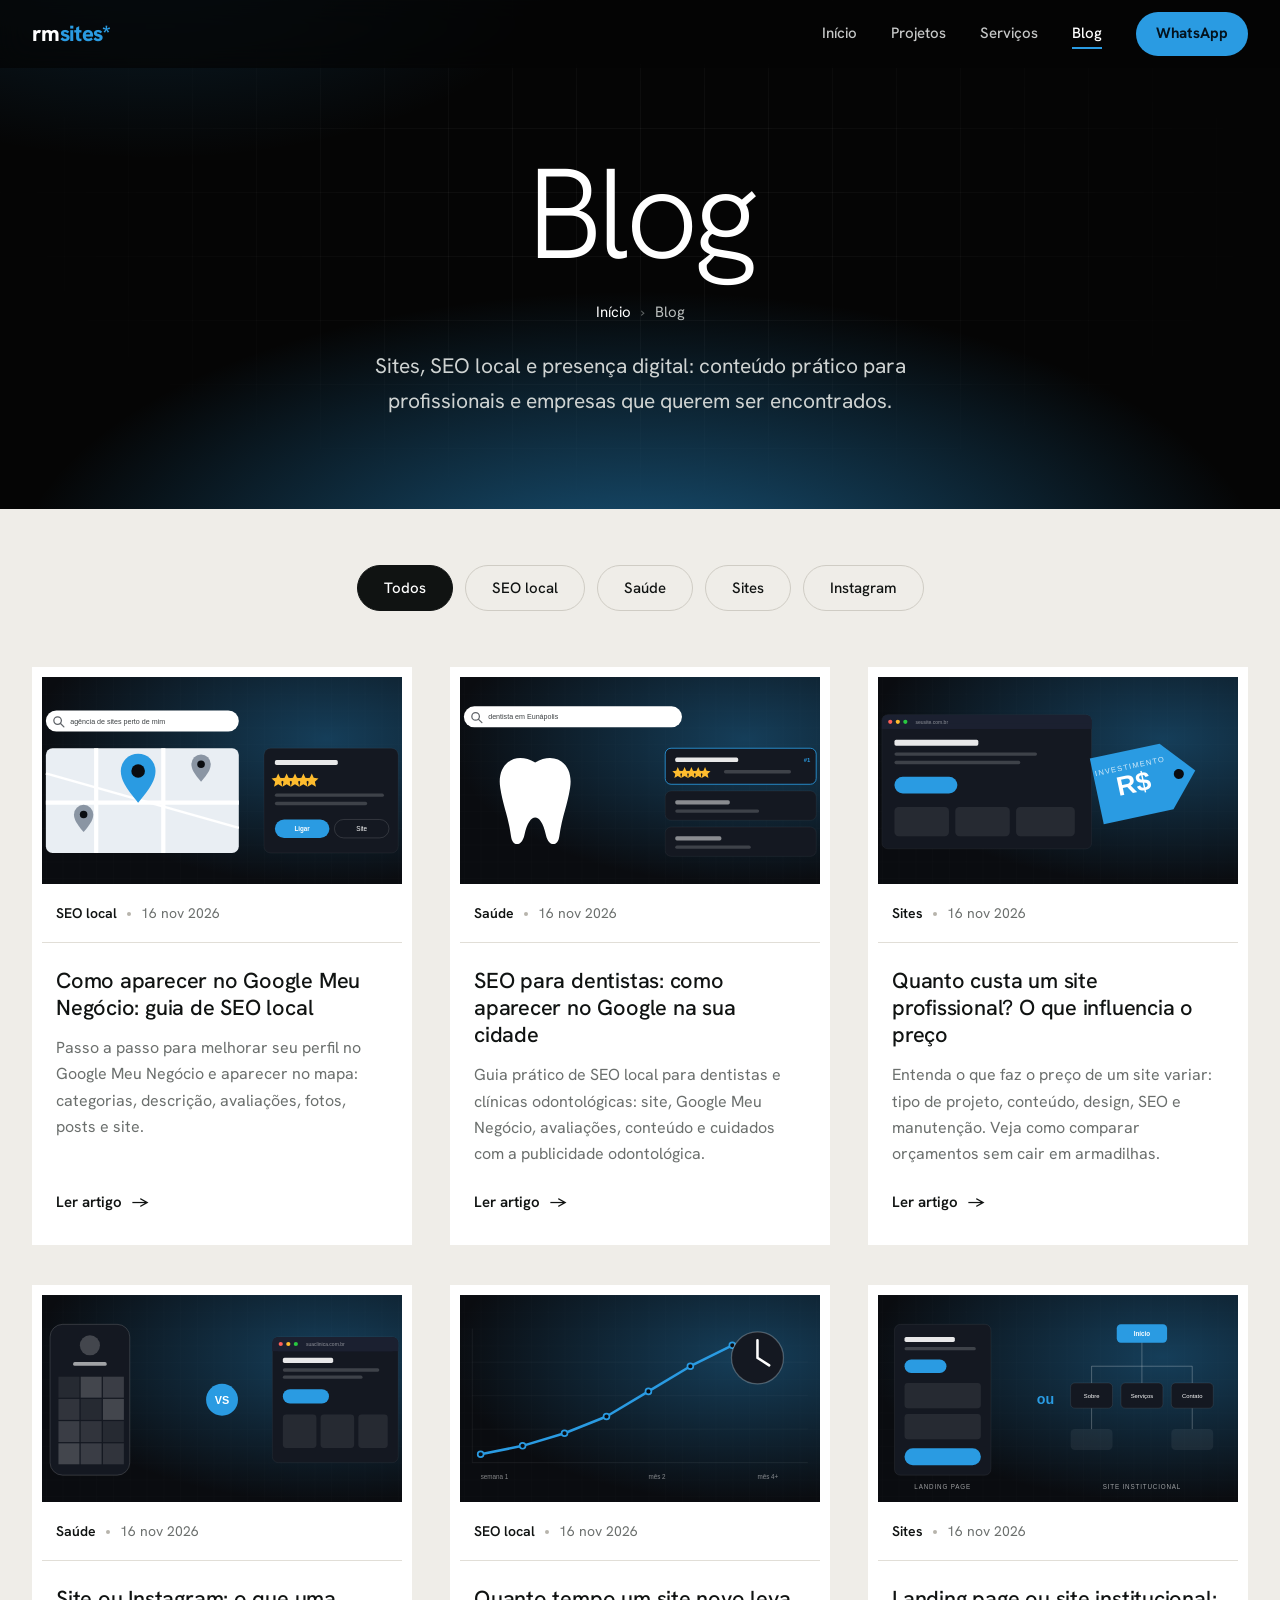
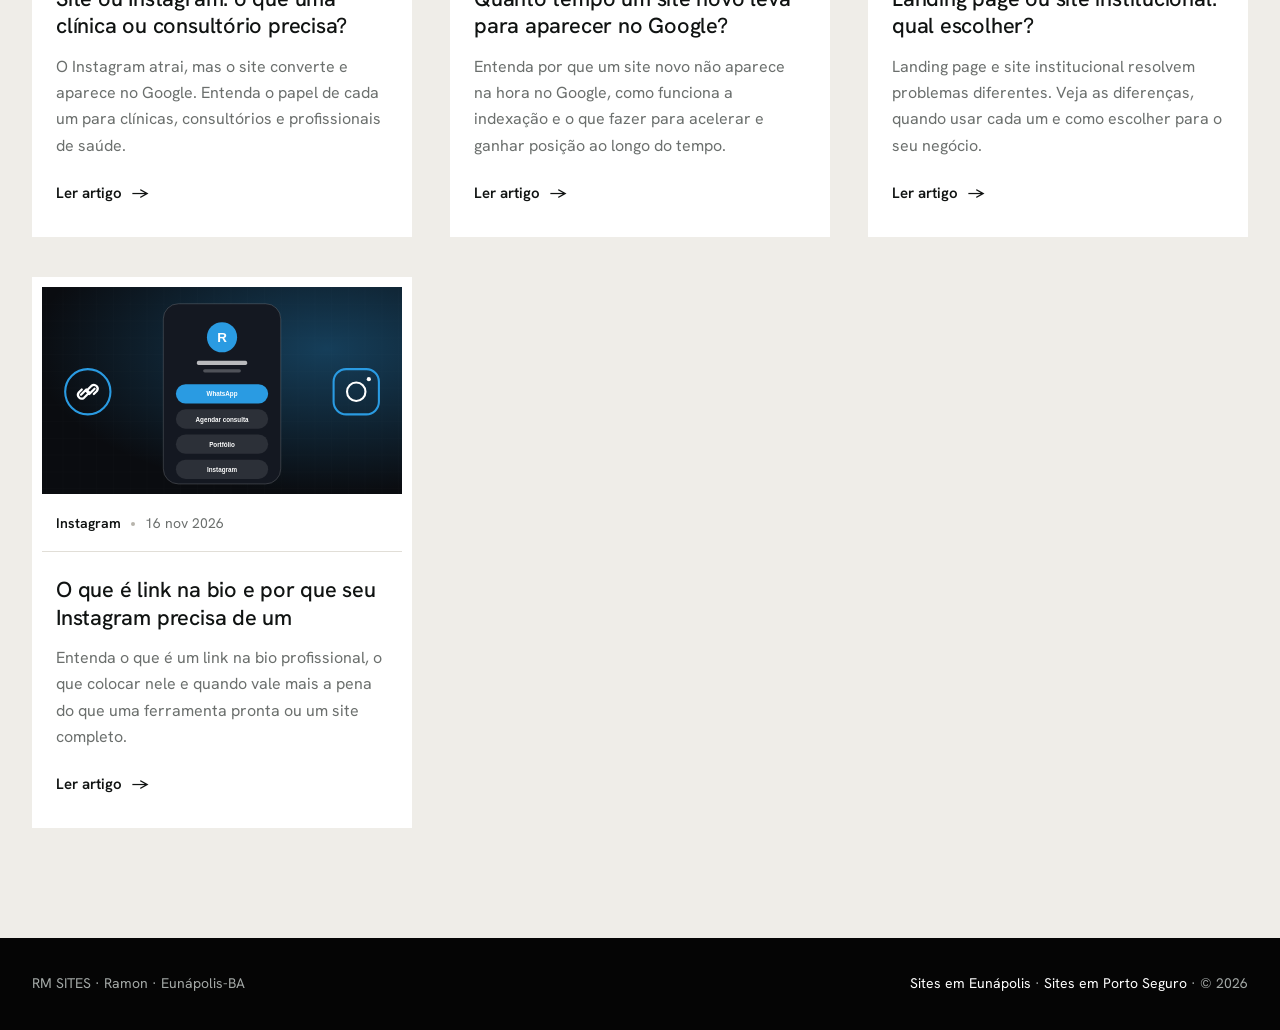
<file: blog/index.html>
<!DOCTYPE html>
<html lang="pt-BR">
<head>
<meta charset="utf-8">
<meta name="viewport" content="width=device-width, initial-scale=1">
<title>Blog sobre sites, SEO local e Google Meu Negócio | RM SITES</title>
<meta name="description" content="Artigos práticos sobre criação de sites, SEO local, Google Meu Negócio e presença digital para clínicas, profissionais e empresas.">
<meta name="robots" content="index, follow, max-image-preview:large">
<meta name="theme-color" content="#050505">
<link rel="canonical" href="https://www.ramonwebpro.com.br/blog/">
<link rel="icon" href="/favicon.svg" type="image/svg+xml">
<meta property="og:type" content="website"><meta property="og:locale" content="pt_BR"><meta property="og:site_name" content="RM SITES">
<meta property="og:title" content="Blog sobre sites, SEO local e Google Meu Negócio | RM SITES"><meta property="og:description" content="Artigos práticos sobre criação de sites, SEO local, Google Meu Negócio e presença digital para clínicas, profissionais e empresas.">
<meta property="og:url" content="https://www.ramonwebpro.com.br/blog/"><meta property="og:image" content="https://www.ramonwebpro.com.br/assets/og-blog.jpg"><meta property="og:image:width" content="1200"><meta property="og:image:height" content="630"><meta property="og:image:alt" content="Blog da RM SITES: sites, SEO local e presença digital">
<meta name="twitter:card" content="summary_large_image"><meta name="twitter:title" content="Blog sobre sites, SEO local e Google Meu Negócio | RM SITES"><meta name="twitter:description" content="Artigos práticos sobre criação de sites, SEO local, Google Meu Negócio e presença digital para clínicas, profissionais e empresas."><meta name="twitter:image" content="https://www.ramonwebpro.com.br/assets/og-blog.jpg">
<link rel="preconnect" href="https://fonts.googleapis.com"><link rel="preconnect" href="https://fonts.gstatic.com" crossorigin>
<link href="https://fonts.googleapis.com/css2?family=Hanken+Grotesk:wght@300;400;500;600;700;800&family=Instrument+Serif:ital@1&display=swap" rel="stylesheet">
<link rel="stylesheet" href="/blog.css">
<script type="application/ld+json">{"@context": "https://schema.org", "@graph": [{"@type": "Blog", "@id": "https://www.ramonwebpro.com.br/blog/#blog", "url": "https://www.ramonwebpro.com.br/blog/", "name": "Blog RM SITES", "inLanguage": "pt-BR", "publisher": {"@id": "https://www.ramonwebpro.com.br/#negocio"}, "blogPost": [{"@type": "BlogPosting", "headline": "Como aparecer no Google Meu Negócio: guia de SEO local", "url": "https://www.ramonwebpro.com.br/blog/como-aparecer-no-google-meu-negocio/", "datePublished": "2026-11-16"}, {"@type": "BlogPosting", "headline": "SEO para dentistas: como aparecer no Google na sua cidade", "url": "https://www.ramonwebpro.com.br/blog/seo-para-dentistas/", "datePublished": "2026-11-16"}, {"@type": "BlogPosting", "headline": "Quanto custa um site profissional? O que influencia o preço", "url": "https://www.ramonwebpro.com.br/blog/quanto-custa-um-site-profissional/", "datePublished": "2026-11-16"}, {"@type": "BlogPosting", "headline": "Site ou Instagram: o que uma clínica ou consultório precisa?", "url": "https://www.ramonwebpro.com.br/blog/site-ou-instagram-para-clinica/", "datePublished": "2026-11-16"}, {"@type": "BlogPosting", "headline": "Quanto tempo um site novo leva para aparecer no Google?", "url": "https://www.ramonwebpro.com.br/blog/quanto-tempo-um-site-leva-para-aparecer-no-google/", "datePublished": "2026-11-16"}, {"@type": "BlogPosting", "headline": "Landing page ou site institucional: qual escolher?", "url": "https://www.ramonwebpro.com.br/blog/landing-page-ou-site-institucional/", "datePublished": "2026-11-16"}, {"@type": "BlogPosting", "headline": "O que é link na bio e por que seu Instagram precisa de um", "url": "https://www.ramonwebpro.com.br/blog/o-que-e-link-na-bio/", "datePublished": "2026-11-16"}]}, {"@type": "BreadcrumbList", "itemListElement": [{"@type": "ListItem", "position": 1, "name": "Início", "item": "https://www.ramonwebpro.com.br/"}, {"@type": "ListItem", "position": 2, "name": "Blog", "item": "https://www.ramonwebpro.com.br/blog/"}]}]}</script>
</head>
<body>
<header class="top"><div class="w"><a class="brand" href="/" aria-label="RM SITES, página inicial">rm<span>sites</span><i>*</i></a><nav aria-label="Principal"><a class="hm" href="/">Início</a><a class="hm" href="/#projetos">Projetos</a><a class="hm" href="/#servicos">Serviços</a><a class="on" href="/blog/">Blog</a><a class="wbtn" href="https://wa.me/5573981598854?text=Ol%C3%A1%20Ramon%21%20Vi%20seu%20blog%20e%20quero%20um%20or%C3%A7amento." target="_blank" rel="noopener">WhatsApp</a></nav></div></header>
<main>
<section class="bh"><div class="w"><h1>Blog</h1>
<nav class="crumb" aria-label="Você está em"><a href="/">Início</a><b>›</b><span>Blog</span></nav>
<p class="sub">Sites, SEO local e presença digital: conteúdo prático para profissionais e empresas que querem ser encontrados.</p></div></section>
<section class="bm"><div class="w"><div class="filters" role="group" aria-label="Filtrar por categoria"><button class="on" data-f="Todos">Todos</button><button data-f="SEO local">SEO local</button><button data-f="Saúde">Saúde</button><button data-f="Sites">Sites</button><button data-f="Instagram">Instagram</button></div>
<div class="cards" id="cards"><a class="card" data-cat="SEO local" href="/blog/como-aparecer-no-google-meu-negocio/"><div class="im"><img src="/assets/blog-como-aparecer-no-google-meu-negocio.svg" width="1000" height="494" loading="lazy" alt="Como aparecer no Google Meu Negócio: guia de SEO local"></div><div class="meta"><b>SEO local</b><i></i><span>16 nov 2026</span></div><h2>Como aparecer no Google Meu Negócio: guia de SEO local</h2><p>Passo a passo para melhorar seu perfil no Google Meu Negócio e aparecer no mapa: categorias, descrição, avaliações, fotos, posts e site.</p><span class="go">Ler artigo <span aria-hidden="true">→</span></span></a><a class="card" data-cat="Saúde" href="/blog/seo-para-dentistas/"><div class="im"><img src="/assets/blog-seo-para-dentistas.svg" width="1000" height="494" loading="lazy" alt="SEO para dentistas: como aparecer no Google na sua cidade"></div><div class="meta"><b>Saúde</b><i></i><span>16 nov 2026</span></div><h2>SEO para dentistas: como aparecer no Google na sua cidade</h2><p>Guia prático de SEO local para dentistas e clínicas odontológicas: site, Google Meu Negócio, avaliações, conteúdo e cuidados com a publicidade odontológica.</p><span class="go">Ler artigo <span aria-hidden="true">→</span></span></a><a class="card" data-cat="Sites" href="/blog/quanto-custa-um-site-profissional/"><div class="im"><img src="/assets/blog-quanto-custa-um-site-profissional.svg" width="1000" height="494" loading="lazy" alt="Quanto custa um site profissional? O que influencia o preço"></div><div class="meta"><b>Sites</b><i></i><span>16 nov 2026</span></div><h2>Quanto custa um site profissional? O que influencia o preço</h2><p>Entenda o que faz o preço de um site variar: tipo de projeto, conteúdo, design, SEO e manutenção. Veja como comparar orçamentos sem cair em armadilhas.</p><span class="go">Ler artigo <span aria-hidden="true">→</span></span></a><a class="card" data-cat="Saúde" href="/blog/site-ou-instagram-para-clinica/"><div class="im"><img src="/assets/blog-site-ou-instagram-para-clinica.svg" width="1000" height="494" loading="lazy" alt="Site ou Instagram: o que uma clínica ou consultório precisa?"></div><div class="meta"><b>Saúde</b><i></i><span>16 nov 2026</span></div><h2>Site ou Instagram: o que uma clínica ou consultório precisa?</h2><p>O Instagram atrai, mas o site converte e aparece no Google. Entenda o papel de cada um para clínicas, consultórios e profissionais de saúde.</p><span class="go">Ler artigo <span aria-hidden="true">→</span></span></a><a class="card" data-cat="SEO local" href="/blog/quanto-tempo-um-site-leva-para-aparecer-no-google/"><div class="im"><img src="/assets/blog-quanto-tempo-um-site-leva-para-aparecer-no-google.svg" width="1000" height="494" loading="lazy" alt="Quanto tempo um site novo leva para aparecer no Google?"></div><div class="meta"><b>SEO local</b><i></i><span>16 nov 2026</span></div><h2>Quanto tempo um site novo leva para aparecer no Google?</h2><p>Entenda por que um site novo não aparece na hora no Google, como funciona a indexação e o que fazer para acelerar e ganhar posição ao longo do tempo.</p><span class="go">Ler artigo <span aria-hidden="true">→</span></span></a><a class="card" data-cat="Sites" href="/blog/landing-page-ou-site-institucional/"><div class="im"><img src="/assets/blog-landing-page-ou-site-institucional.svg" width="1000" height="494" loading="lazy" alt="Landing page ou site institucional: qual escolher?"></div><div class="meta"><b>Sites</b><i></i><span>16 nov 2026</span></div><h2>Landing page ou site institucional: qual escolher?</h2><p>Landing page e site institucional resolvem problemas diferentes. Veja as diferenças, quando usar cada um e como escolher para o seu negócio.</p><span class="go">Ler artigo <span aria-hidden="true">→</span></span></a><a class="card" data-cat="Instagram" href="/blog/o-que-e-link-na-bio/"><div class="im"><img src="/assets/blog-o-que-e-link-na-bio.svg" width="1000" height="494" loading="lazy" alt="O que é link na bio e por que seu Instagram precisa de um"></div><div class="meta"><b>Instagram</b><i></i><span>16 nov 2026</span></div><h2>O que é link na bio e por que seu Instagram precisa de um</h2><p>Entenda o que é um link na bio profissional, o que colocar nele e quando vale mais a pena do que uma ferramenta pronta ou um site completo.</p><span class="go">Ler artigo <span aria-hidden="true">→</span></span></a></div></div></section>
<script>(function(){var b=document.querySelectorAll('.filters button'),c=document.querySelectorAll('#cards .card');b.forEach(function(x){x.addEventListener('click',function(){b.forEach(function(y){y.classList.remove('on')});x.classList.add('on');var f=x.getAttribute('data-f');c.forEach(function(k){k.hidden=!(f==='Todos'||k.getAttribute('data-cat')===f)})})})})();</script>
</main>
<footer class="foot"><div class="w"><span>RM SITES · Ramon · Eunápolis-BA</span><span><a href="/criacao-de-sites-eunapolis/">Sites em Eunápolis</a> · <a href="/criacao-de-sites-porto-seguro/">Sites em Porto Seguro</a> · © 2026</span></div></footer>
</body></html>
</file>
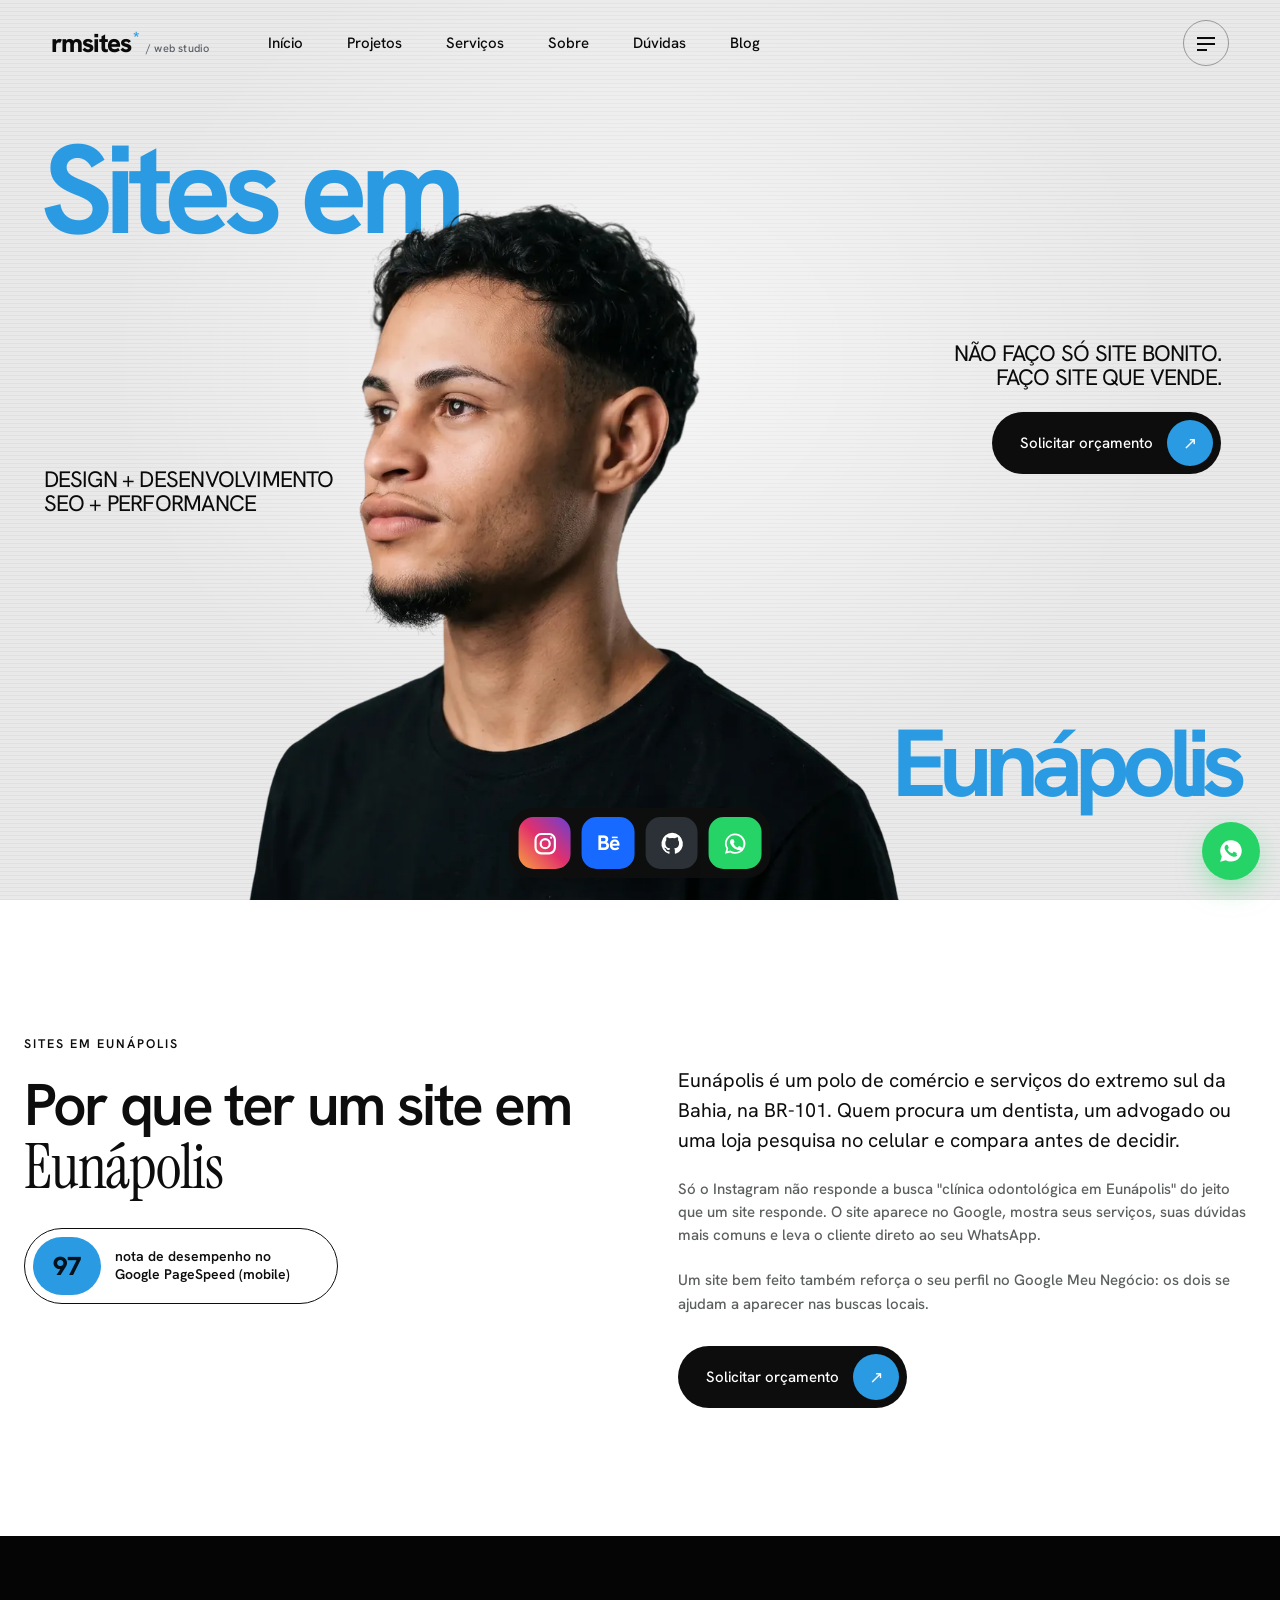
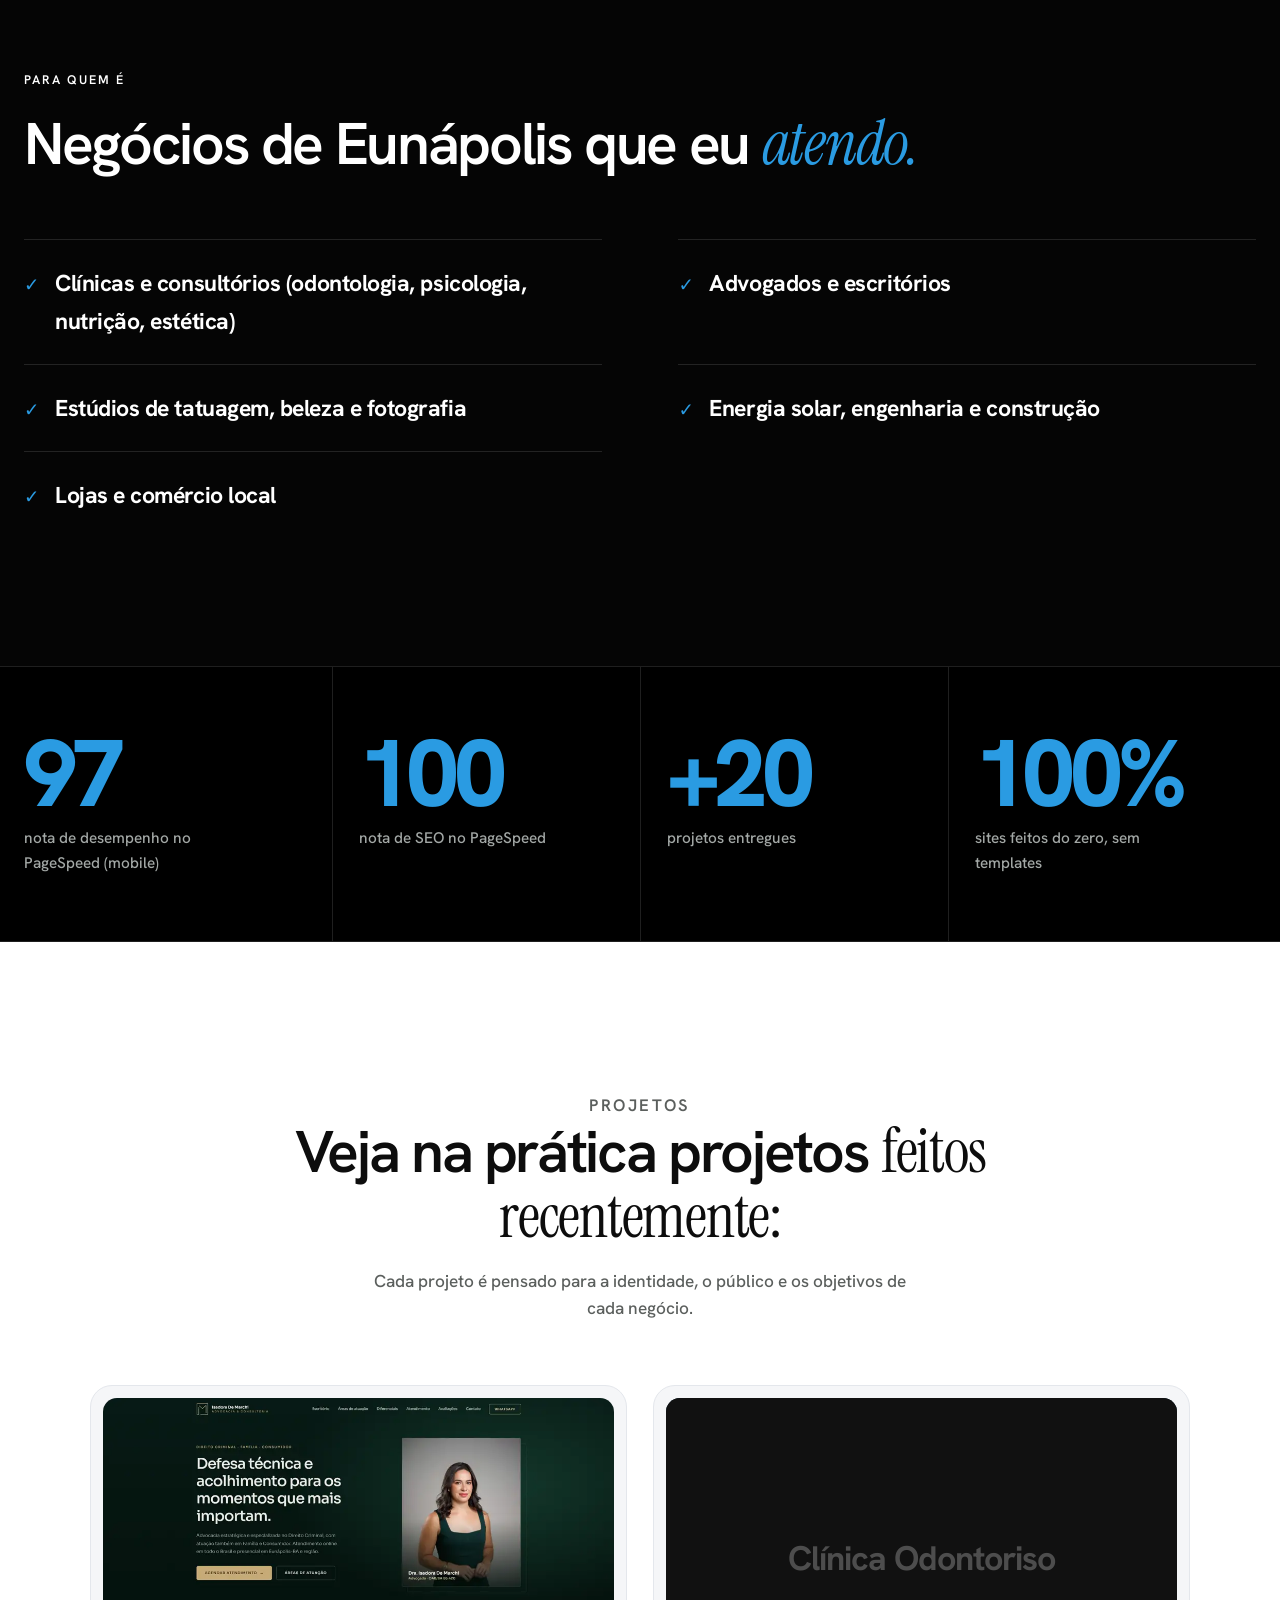
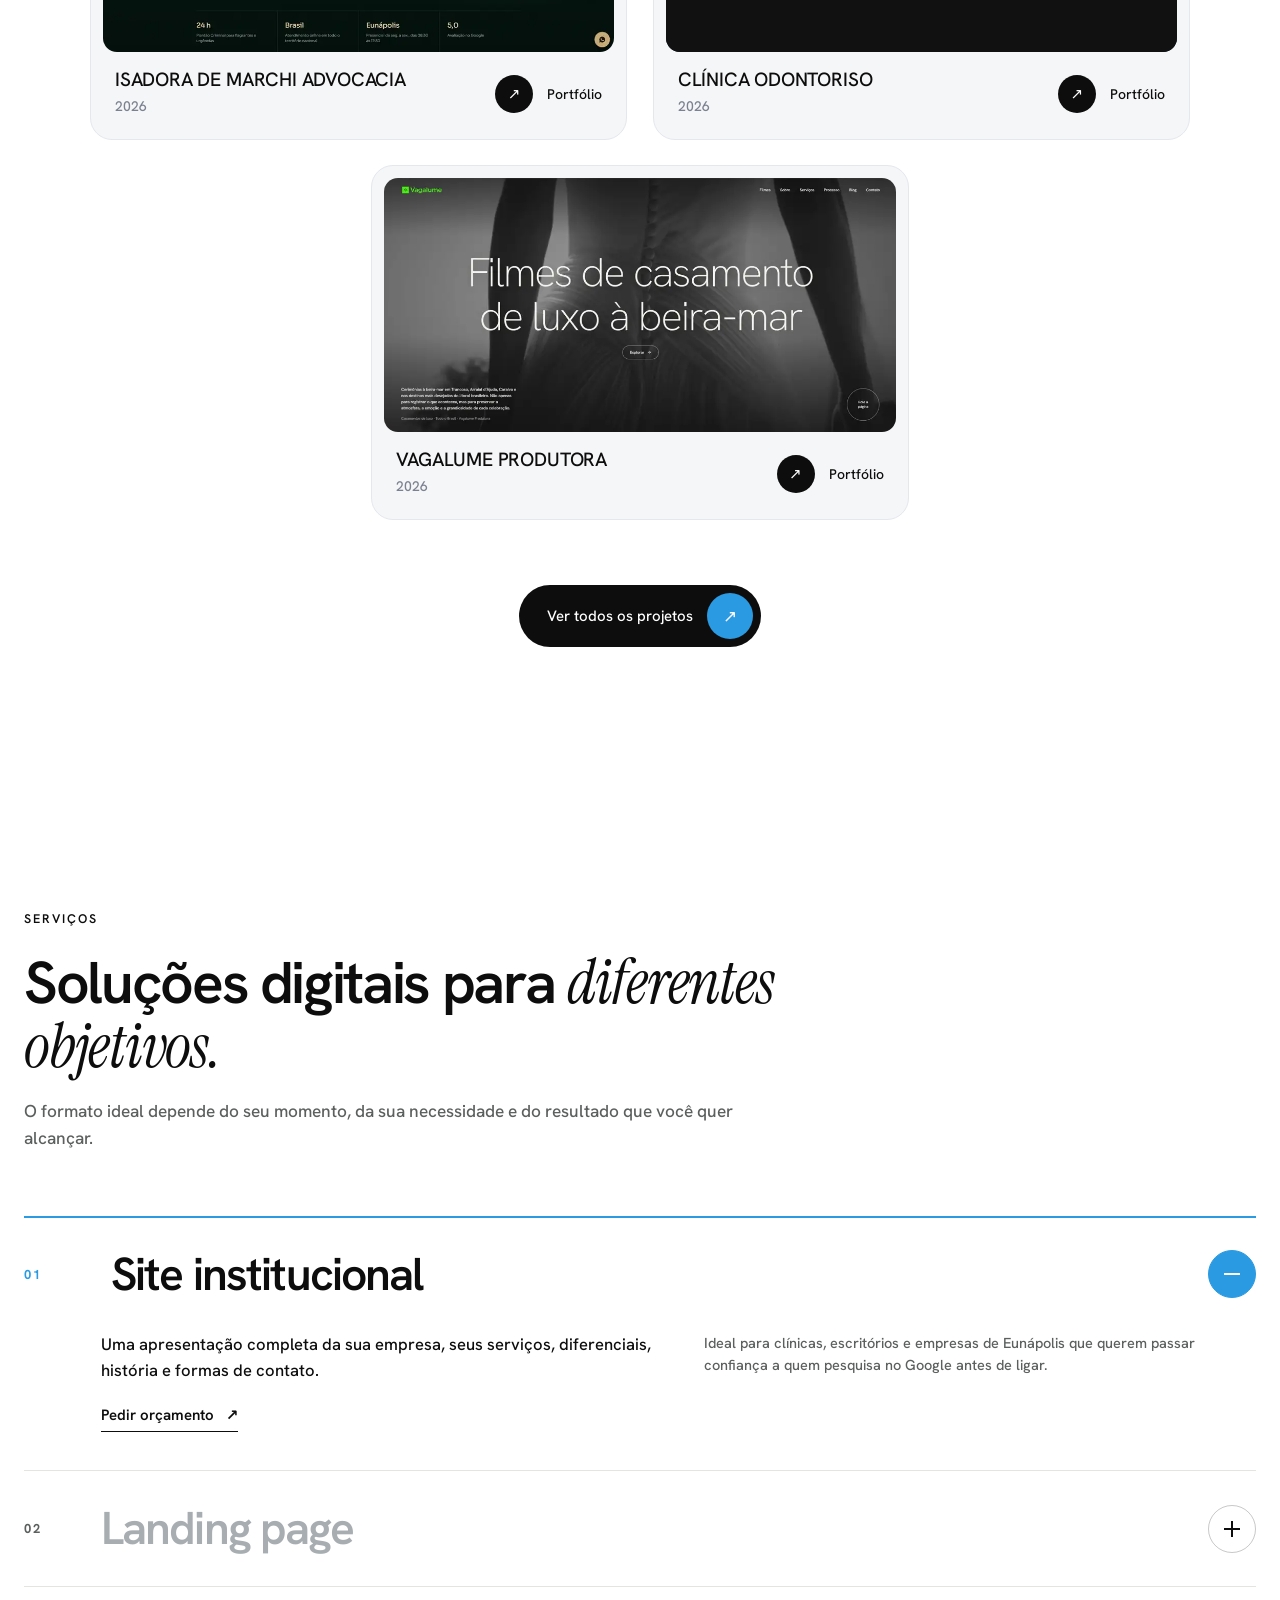
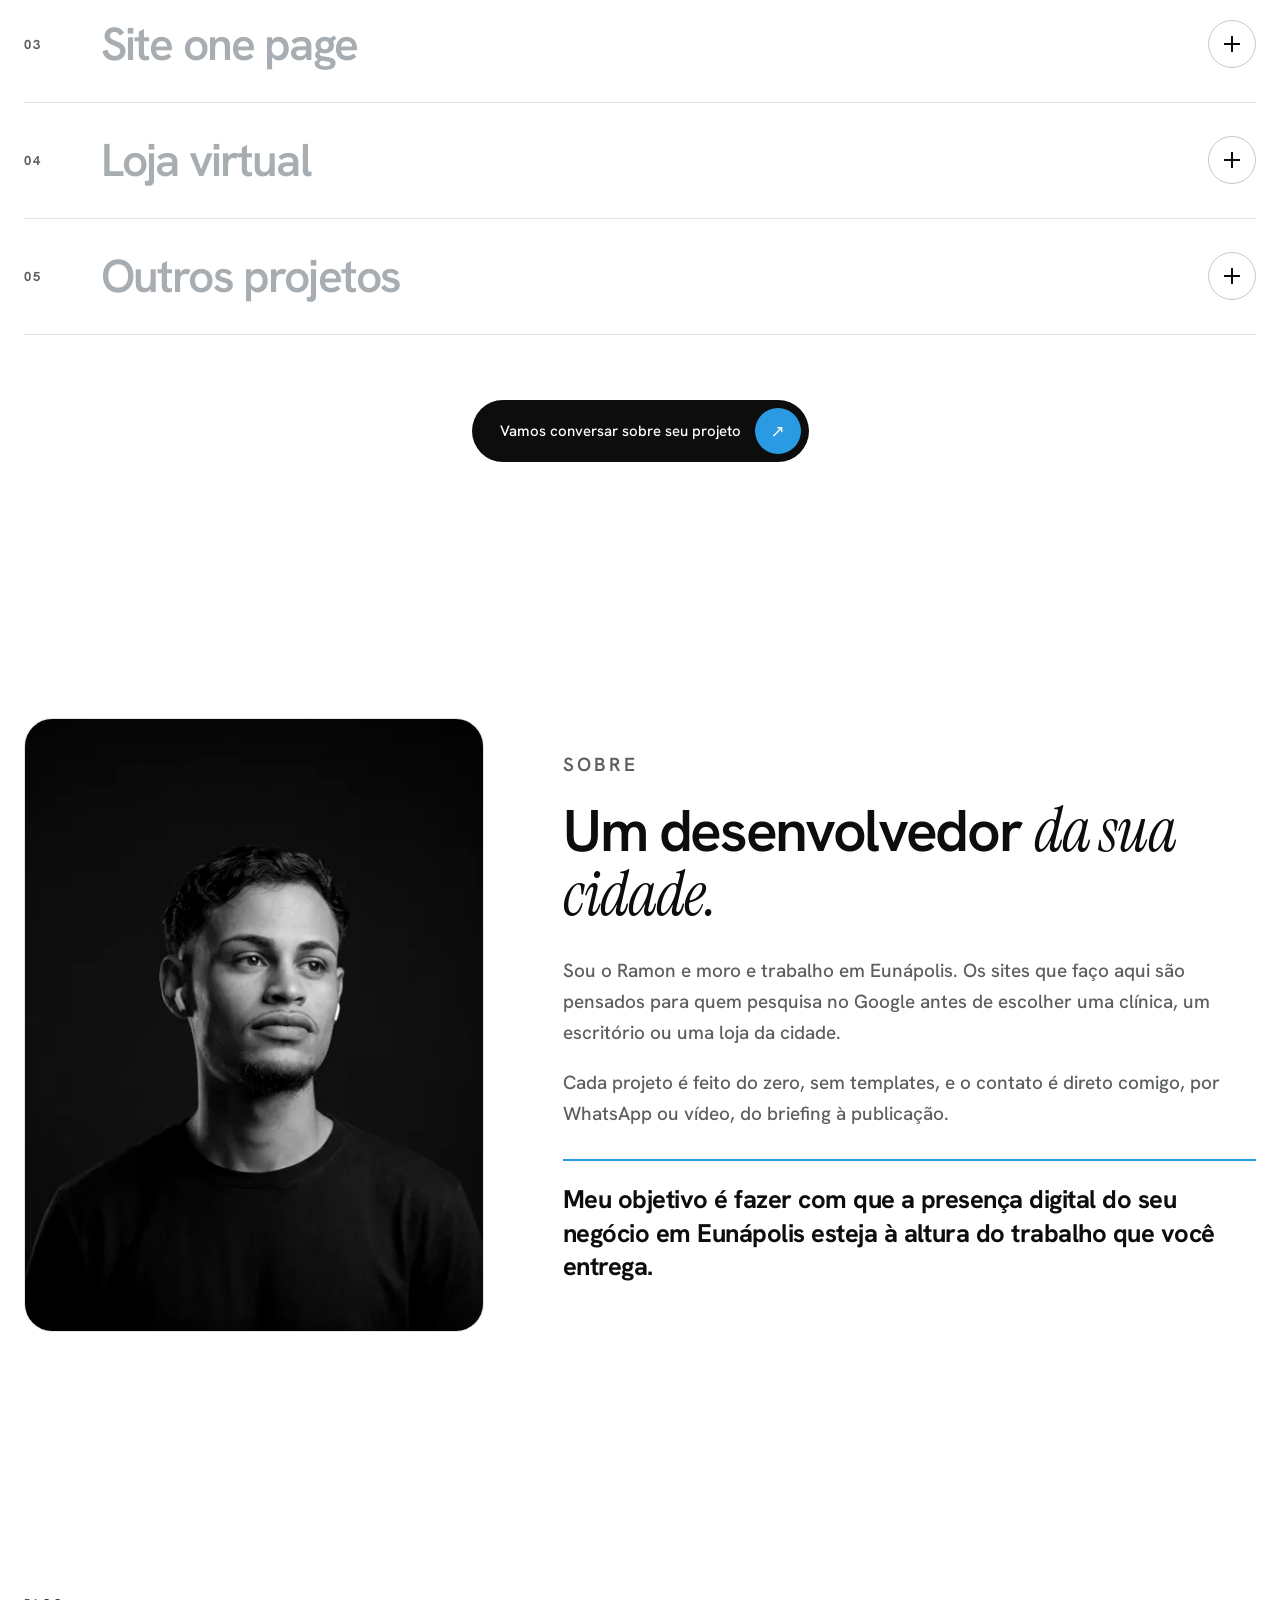
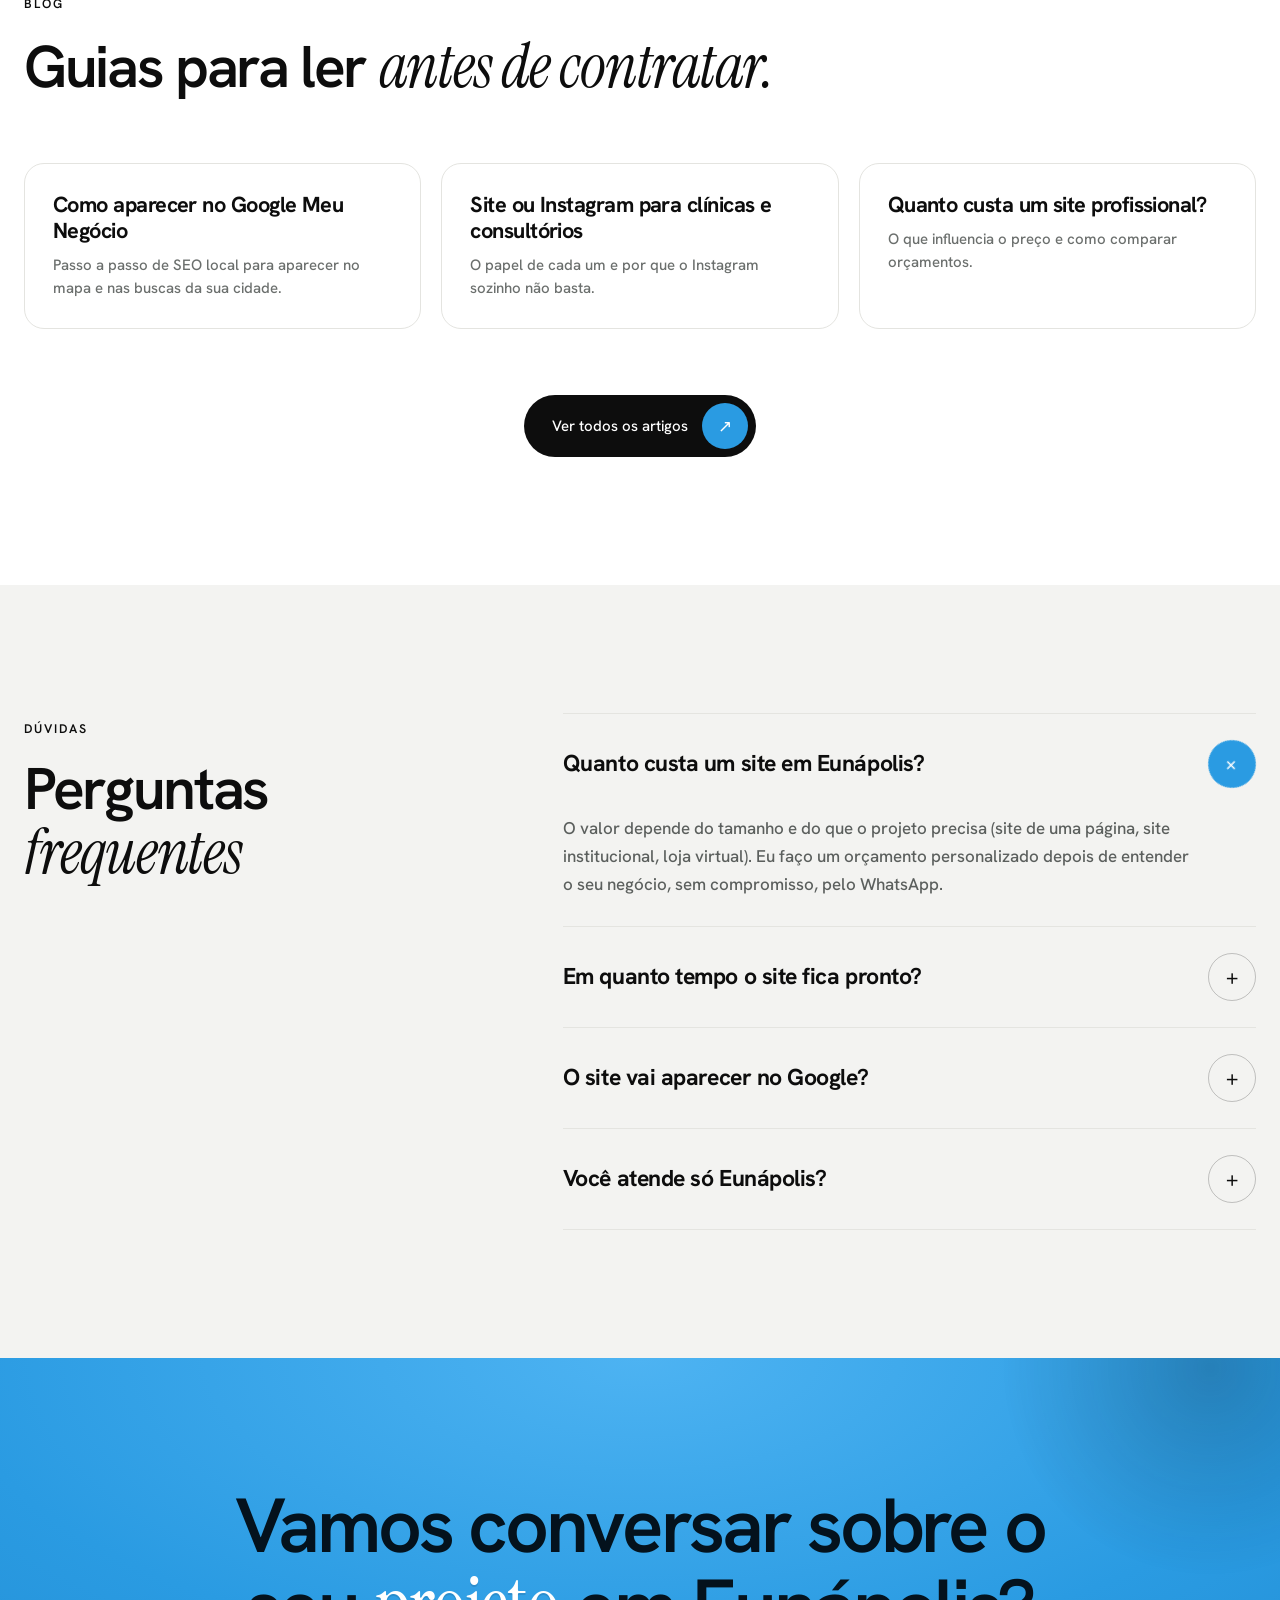
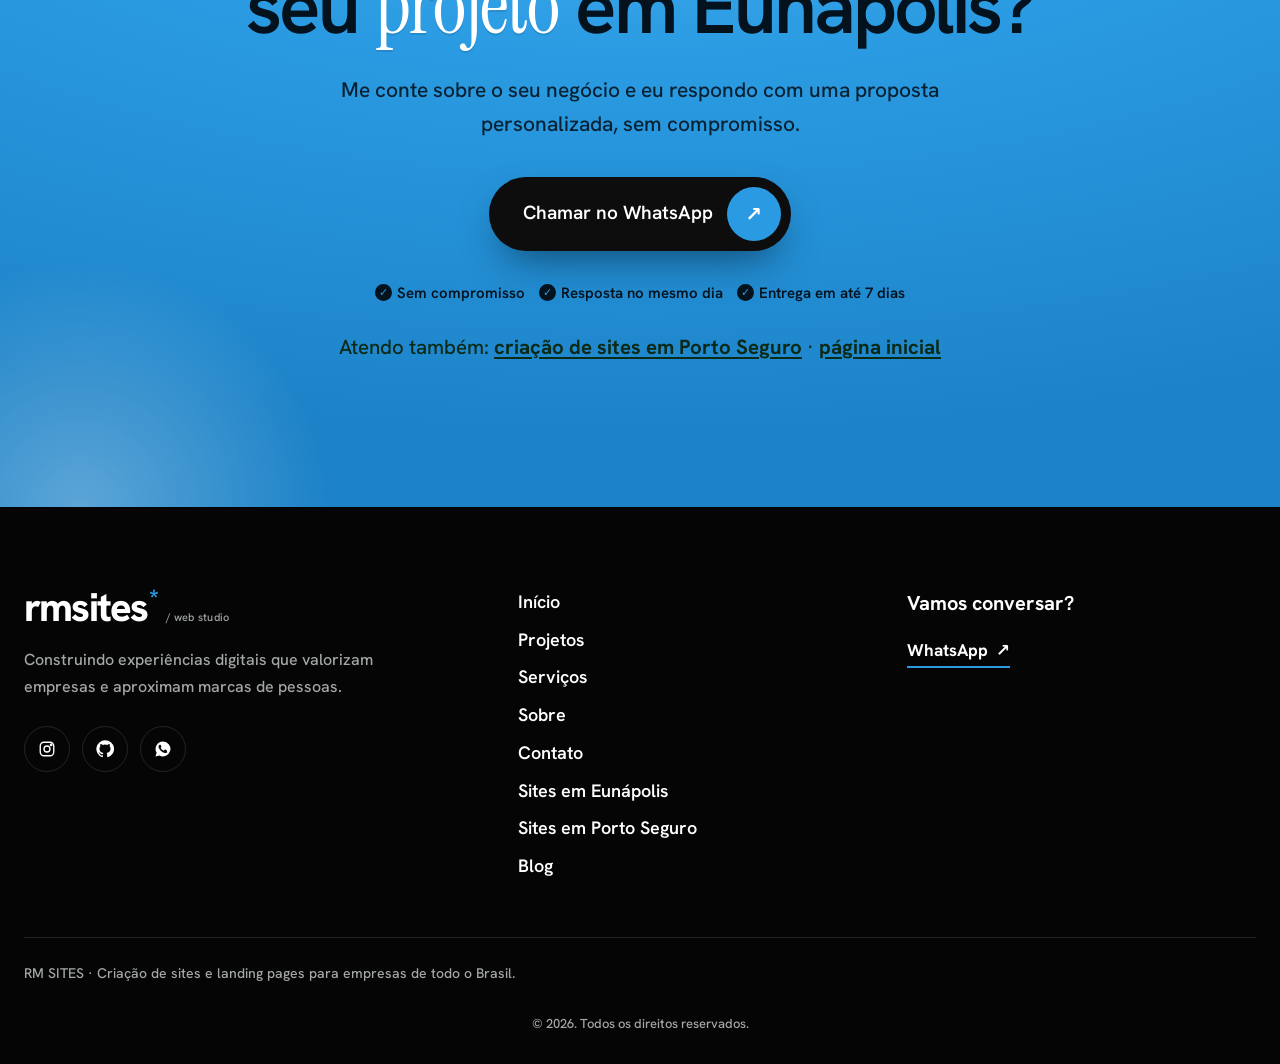
<file: criacao-de-sites-eunapolis/index.html>
<!DOCTYPE html>
<html lang="pt-BR">
<head>
<meta charset="utf-8">
<meta name="viewport" content="width=device-width, initial-scale=1">
<title>Criação de Sites em Eunápolis-BA | RM SITES</title>
<meta name="description" content="Criação de sites profissionais em Eunápolis-BA: design personalizado, rápido no celular e com SEO para aparecer no Google. Peça um orçamento pelo WhatsApp.">
<meta name="author" content="Ramon · RM SITES">
<meta name="robots" content="index, follow, max-image-preview:large, max-snippet:-1, max-video-preview:-1">
<meta name="theme-color" content="#050505">
<meta name="geo.region" content="BR-BA"><meta name="geo.placename" content="Eunápolis">
<link rel="canonical" href="https://www.ramonwebpro.com.br/criacao-de-sites-eunapolis/">
<link rel="alternate" hreflang="pt-BR" href="https://www.ramonwebpro.com.br/criacao-de-sites-eunapolis/">
<link rel="icon" href="/favicon.svg" type="image/svg+xml">
<meta property="og:type" content="website"><meta property="og:locale" content="pt_BR"><meta property="og:site_name" content="RM SITES">
<meta property="og:title" content="Criação de Sites em Eunápolis-BA | RM SITES"><meta property="og:description" content="Criação de sites profissionais em Eunápolis-BA: design personalizado, rápido no celular e com SEO para aparecer no Google. Peça um orçamento pelo WhatsApp.">
<meta property="og:url" content="https://www.ramonwebpro.com.br/criacao-de-sites-eunapolis/"><meta property="og:image" content="https://www.ramonwebpro.com.br/assets/ramon.webp"><meta property="og:image:alt" content="Ramon, desenvolvedor de sites em Eunápolis-BA">
<meta name="twitter:card" content="summary_large_image"><meta name="twitter:title" content="Criação de Sites em Eunápolis-BA | RM SITES"><meta name="twitter:description" content="Criação de sites profissionais em Eunápolis-BA: design personalizado, rápido no celular e com SEO para aparecer no Google. Peça um orçamento pelo WhatsApp."><meta name="twitter:image" content="https://www.ramonwebpro.com.br/assets/ramon.webp">
<link rel="preconnect" href="https://fonts.googleapis.com"><link rel="preconnect" href="https://fonts.gstatic.com" crossorigin>
<link rel="preload" as="image" href="/assets/ramon-cut-900.webp" type="image/webp" media="(min-width:901px)" fetchpriority="high">
<link rel="preload" as="image" href="/assets/ramon-cut-m.webp" type="image/webp" media="(max-width:900px)" fetchpriority="high">
<link rel="preload" as="style" href="https://fonts.googleapis.com/css2?family=Hanken+Grotesk:wght@400;500;600;700;800&family=Instrument+Serif:ital@1&display=swap" onload="this.onload=null;this.rel='stylesheet'">
<noscript><link rel="stylesheet" href="https://fonts.googleapis.com/css2?family=Hanken+Grotesk:wght@400;500;600;700;800&family=Instrument+Serif:ital@1&display=swap"></noscript>
<link rel="stylesheet" href="/style.min.css">
<link rel="stylesheet" href="/city.css">
<script>document.documentElement.classList.add("js","no-loader")</script>
<script type="application/ld+json">{"@context": "https://schema.org", "@graph": [{"@type": "WebPage", "@id": "https://www.ramonwebpro.com.br/criacao-de-sites-eunapolis/#pagina", "url": "https://www.ramonwebpro.com.br/criacao-de-sites-eunapolis/", "name": "Criação de Sites em Eunápolis-BA | RM SITES", "inLanguage": "pt-BR", "isPartOf": {"@id": "https://www.ramonwebpro.com.br/#website"}, "about": {"@id": "https://www.ramonwebpro.com.br/#negocio"}, "breadcrumb": {"@id": "https://www.ramonwebpro.com.br/criacao-de-sites-eunapolis/#bc"}}, {"@type": "BreadcrumbList", "@id": "https://www.ramonwebpro.com.br/criacao-de-sites-eunapolis/#bc", "itemListElement": [{"@type": "ListItem", "position": 1, "name": "Início", "item": "https://www.ramonwebpro.com.br/"}, {"@type": "ListItem", "position": 2, "name": "Criação de sites em Eunápolis", "item": "https://www.ramonwebpro.com.br/criacao-de-sites-eunapolis/"}]}, {"@type": "Service", "name": "Criação de sites em Eunápolis", "serviceType": "Criação de sites", "provider": {"@id": "https://www.ramonwebpro.com.br/#negocio"}, "areaServed": {"@type": "City", "name": "Eunápolis", "containedInPlace": {"@type": "AdministrativeArea", "name": "Bahia"}}}, {"@type": "FAQPage", "mainEntity": [{"@type": "Question", "name": "Quanto custa um site em Eunápolis?", "acceptedAnswer": {"@type": "Answer", "text": "O valor depende do tamanho e do que o projeto precisa (site de uma página, site institucional, loja virtual). Eu faço um orçamento personalizado depois de entender o seu negócio, sem compromisso, pelo WhatsApp."}}, {"@type": "Question", "name": "Em quanto tempo o site fica pronto?", "acceptedAnswer": {"@type": "Answer", "text": "A maioria dos projetos fica pronta em até 7 dias após a aprovação do conteúdo, dependendo do tamanho."}}, {"@type": "Question", "name": "O site vai aparecer no Google?", "acceptedAnswer": {"@type": "Answer", "text": "Todo site sai com a base de SEO feita: títulos, descrições, velocidade, versão para celular, dados estruturados e envio ao Google Search Console. Ranquear depende também da concorrência e do tempo, e eu explico isso com clareza desde o início."}}, {"@type": "Question", "name": "Você atende só Eunápolis?", "acceptedAnswer": {"@type": "Answer", "text": "Moro e trabalho em Eunápolis, mas atendo Porto Seguro, Trancoso, Itabuna, Ilhéus, Salvador e todo o Brasil, com reuniões por WhatsApp e vídeo."}}]}]}</script>
</head>
<body>
<a class="skip" href="#conteudo">Pular para o conteúdo</a>

<header class="header" id="topo">
  <div class="header__l"><a class="brand" href="/" aria-label="RM SITES, página inicial">rm<span>sites</span><i>*</i><small>/ web studio</small></a><nav class="pnav" aria-label="Principal"><a href="/">Início</a><a href="/#projetos">Projetos</a><a href="/#servicos">Serviços</a><a href="/#sobre">Sobre</a><a href="/#duvidas">Dúvidas</a><a href="/blog/">Blog</a></nav></div>
  <div class="header__right">
    <button class="burger" id="burger" aria-label="Abrir menu" aria-expanded="false" aria-controls="menu"><span></span><span></span><span></span></button>
  </div>
</header>

<div class="menu" id="menu" aria-hidden="true">
  <nav aria-label="Principal"><ul><li><a href="/"><i>01</i>Início</a></li><li><a href="/#projetos"><i>02</i>Projetos</a></li><li><a href="/#servicos"><i>03</i>Serviços</a></li><li><a href="/#sobre"><i>04</i>Sobre</a></li><li><a href="/#contato"><i>05</i>Contato</a></li><li><a href="/blog/"><i>06</i>Blog</a></li></ul></nav>
  <div class="menu__foot">
    <p>Vamos conversar?</p>
    <a href="https://https://wa.me/5573981598854?text=Ol%C3%A1%20Ramon%21%20Vi%20sua%20p%C3%A1gina%20de%20cria%C3%A7%C3%A3o%20de%20sites%20em%20Eun%C3%A1polis%20e%20quero%20um%20or%C3%A7amento." target="_blank" rel="noopener">WhatsApp</a>
    <a href="https://www.instagram.com/ramonocode" target="_blank" rel="me noopener">Instagram</a>
    <a href="https://github.com/ramoncodedev" target="_blank" rel="me noopener">GitHub</a>
  </div>
</div>


<main id="conteudo">
<section class="hero3 hero3--city hero3--one" id="topo-hero">
  <h1 class="hero3__h" aria-label="Criação de sites em Eunápolis"><span class="hero3__l1">Sites em</span><span class="hero3__l2">Eunápolis</span><span class="sr"> — criação de sites profissionais com SEO para aparecer no Google</span></h1>
  <picture class="hero3__me"><source media="(max-width:900px)" srcset="/assets/ramon-cut-m.webp"><img src="/assets/ramon-cut-900.webp" width="900" height="957" alt="Ramon Silva, designer e desenvolvedor de sites" fetchpriority="high" decoding="async"></picture>
  <p class="hero3__s hero3__s--l">Design + desenvolvimento<br>SEO + performance</p>
  <div class="hero3__s hero3__s--r">
    <p>Não faço só site bonito. Faço site que vende.</p>
    <a class="pill pill--k" href="https://https://wa.me/5573981598854?text=Ol%C3%A1%20Ramon%21%20Vi%20sua%20p%C3%A1gina%20de%20cria%C3%A7%C3%A3o%20de%20sites%20em%20Eun%C3%A1polis%20e%20quero%20um%20or%C3%A7amento." target="_blank" rel="noopener"><span>Solicitar orçamento</span><i aria-hidden="true">↗</i></a>
  </div>
  <nav class="hero3__dock" aria-label="Redes">
    <a href="https://www.instagram.com/ramonocode" target="_blank" rel="me noopener" aria-label="Instagram" class="d-ig"><svg viewBox="0 0 24 24" fill="none" stroke="#fff" stroke-width="1.9"><rect x="3.5" y="3.5" width="17" height="17" rx="5"/><circle cx="12" cy="12" r="4"/><circle cx="17.2" cy="6.8" r="1" fill="#fff" stroke="none"/></svg></a>
    <a href="https://www.behance.net/ramonsilva16" target="_blank" rel="me noopener" aria-label="Behance" class="d-be"><b>Bē</b></a>
    <a href="https://github.com/ramoncodedev" target="_blank" rel="me noopener" aria-label="GitHub" class="d-gh"><svg viewBox="0 0 24 24" fill="#fff"><path d="M12 2.5a9.5 9.5 0 0 0-3 18.5c.5.1.65-.2.65-.46v-1.7c-2.65.58-3.2-1.27-3.2-1.27-.43-1.1-1.06-1.4-1.06-1.4-.87-.6.07-.58.07-.58.96.07 1.47.99 1.47.99.85 1.46 2.24 1.04 2.78.8.09-.62.33-1.04.6-1.28-2.1-.24-4.34-1.05-4.34-4.7 0-1.04.37-1.89.98-2.55-.1-.24-.43-1.2.09-2.5 0 0 .8-.26 2.6.97a9 9 0 0 1 4.74 0c1.8-1.23 2.6-.97 2.6-.97.52 1.3.19 2.26.1 2.5.6.66.97 1.51.97 2.55 0 3.66-2.24 4.46-4.37 4.7.34.3.65.88.65 1.78v2.64c0 .26.15.56.66.46A9.5 9.5 0 0 0 12 2.5z"/></svg></a>
    <a href="https://https://wa.me/5573981598854?text=Ol%C3%A1%20Ramon%21%20Vi%20sua%20p%C3%A1gina%20de%20cria%C3%A7%C3%A3o%20de%20sites%20em%20Eun%C3%A1polis%20e%20quero%20um%20or%C3%A7amento." target="_blank" rel="noopener" aria-label="WhatsApp" class="d-wa"><svg viewBox="0 0 24 24" fill="#fff"><path d="M12 3a9 9 0 0 0-7.7 13.6L3 21l4.5-1.2A9 9 0 1 0 12 3zm0 1.7a7.3 7.3 0 1 1-3.9 13.5l-.3-.2-2.6.7.7-2.5-.2-.3A7.3 7.3 0 0 1 12 4.7zm-3 3.4c-.2 0-.5.1-.7.4-.3.3-.9.9-.9 2.1 0 1.2.9 2.4 1 2.6.1.2 1.8 2.8 4.4 3.8 2.2.9 2.6.7 3.1.7.5 0 1.5-.6 1.7-1.2.2-.6.2-1.1.2-1.2-.1-.1-.2-.2-.5-.3l-1.6-.8c-.2-.1-.4-.1-.6.1l-.7.9c-.1.2-.3.2-.5.1-.3-.1-1.1-.4-2-1.3-.7-.7-1.2-1.5-1.3-1.8-.1-.2 0-.4.1-.5l.4-.5c.1-.1.2-.3.2-.5.1-.2 0-.3 0-.5l-.7-1.7c-.2-.4-.4-.4-.5-.4z"/></svg></a>
  </nav>
</section>
<section class="section section--light val" id="problema">
  <div class="wrap val__grid">
    <div class="val__head reveal">
      <p class="kicker">Sites em Eunápolis</p>
      <h2>Por que ter um site em <em>Eunápolis</em></h2>
      <div class="val__badge"><b>97</b><span>nota de desempenho no Google PageSpeed (mobile)</span></div>
    </div>
    <div class="val__body reveal">
      <p class="val__lead">Eunápolis é um polo de comércio e serviços do extremo sul da Bahia, na BR-101. Quem procura um dentista, um advogado ou uma loja pesquisa no celular e compara antes de decidir.</p>
      <p class="val__sm">Só o Instagram não responde a busca &quot;clínica odontológica em Eunápolis&quot; do jeito que um site responde. O site aparece no Google, mostra seus serviços, suas dúvidas mais comuns e leva o cliente direto ao seu WhatsApp.</p>
      <p class="val__sm">Um site bem feito também reforça o seu perfil no Google Meu Negócio: os dois se ajudam a aparecer nas buscas locais.</p>
      <a class="pill pill--k" href="https://https://wa.me/5573981598854?text=Ol%C3%A1%20Ramon%21%20Vi%20sua%20p%C3%A1gina%20de%20cria%C3%A7%C3%A3o%20de%20sites%20em%20Eun%C3%A1polis%20e%20quero%20um%20or%C3%A7amento." target="_blank" rel="noopener"><span>Solicitar orçamento</span><i aria-hidden="true">↗</i></a>
    </div>
  </div>
</section>
<section class="section section--dark who" id="para-quem">
  <div class="wrap">
    <header class="section__head reveal"><p class="kicker">Para quem é</p><h2>Negócios de Eunápolis que eu <em>atendo.</em></h2></header>
    <ul class="who__list reveal"><li>Clínicas e consultórios (odontologia, psicologia, nutrição, estética)</li><li>Advogados e escritórios</li><li>Estúdios de tatuagem, beleza e fotografia</li><li>Energia solar, engenharia e construção</li><li>Lojas e comércio local</li></ul>
  </div>
</section>
<section class="stats" id="numeros" aria-label="Números">
  <div class="wrap stats__grid">
    <div class="stat reveal"><b data-to="97">0</b><span>nota de desempenho no PageSpeed (mobile)</span></div>
    <div class="stat reveal"><b data-to="100">0</b><span>nota de SEO no PageSpeed</span></div>
    <div class="stat reveal"><b data-to="20" data-pre="+">+0</b><span>projetos entregues</span></div>
    <div class="stat reveal"><b data-to="100" data-suf="%">0</b><span>sites feitos do zero, sem templates</span></div>
  </div>
</section>
<section class="section section--light projs" id="projetos">
  <div class="wrap">
    <header class="projs__head reveal">
      <p class="kicker">Projetos</p>
      <h2>Veja na prática projetos <em>feitos recentemente:</em></h2>
      <p>Cada projeto é pensado para a identidade, o público e os objetivos de cada negócio.</p>
    </header>
    <ul class="projs__grid"><li class="pc reveal"><a data-case="isadora" href="https://isadorademarchiadv.vercel.app/" target="_blank" rel="noopener" aria-label="Abrir o site Isadora De Marchi Advocacia"><div class="pc__media" style="--bg:#241418"><img src="/assets/hero-isadora.webp" width="1000" height="496" loading="lazy" decoding="async" alt="Prévia do site Isadora De Marchi Advocacia"></div><div class="pc__foot"><div><h3>Isadora De Marchi Advocacia</h3><span>2026</span></div><div class="pc__go"><i aria-hidden="true">↗</i><span>Portfólio</span></div></div></a></li><li class="pc reveal"><a data-case="odontoriso" href="https://odontorisoeunapolis.vercel.app/" target="_blank" rel="noopener" aria-label="Abrir o site Clínica Odontoriso"><div class="pc__media" style="--bg:#0d2a3a"><div class="screen" data-name="Clínica Odontoriso"><iframe data-src="https://odontorisoeunapolis.vercel.app/" title="Prévia do site Clínica Odontoriso" tabindex="-1" aria-hidden="true" loading="lazy"></iframe></div></div><div class="pc__foot"><div><h3>Clínica Odontoriso</h3><span>2026</span></div><div class="pc__go"><i aria-hidden="true">↗</i><span>Portfólio</span></div></div></a></li><li class="pc reveal"><a data-case="vagalume" href="https://vagalumeprodutora.vercel.app/" target="_blank" rel="noopener" aria-label="Abrir o site Vagalume Produtora"><div class="pc__media" style="--bg:#2a1a12"><img src="/assets/hero-vagalume.webp" width="1000" height="496" loading="lazy" decoding="async" alt="Prévia do site Vagalume Produtora"></div><div class="pc__foot"><div><h3>Vagalume Produtora</h3><span>2026</span></div><div class="pc__go"><i aria-hidden="true">↗</i><span>Portfólio</span></div></div></a></li></ul>
    <div class="center reveal"><a class="pill pill--k" href="/#projetos"><span>Ver todos os projetos</span><i aria-hidden="true">↗</i></a></div>
  </div>
</section>
<section class="section section--light" id="servicos">
  <div class="wrap">
    <header class="section__head reveal">
      <p class="kicker">Serviços</p>
      <h2>Soluções digitais para <em>diferentes objetivos.</em></h2>
      <p class="section__sub">O formato ideal depende do seu momento, da sua necessidade e do resultado que você quer alcançar.</p>
    </header>
    <div class="sv"><article class="sv__row reveal open"><h3 class="sv__t"><button type="button" aria-expanded="true"><span class="sv__i">01</span><span class="sv__n">Site institucional</span><span class="sv__plus" aria-hidden="true"></span></button></h3><div class="sv__panel"><div class="sv__inner"><p class="sv__d">Uma apresentação completa da sua empresa, seus serviços, diferenciais, história e formas de contato.</p><p class="sv__ideal">Ideal para clínicas, escritórios e empresas de Eunápolis que querem passar confiança a quem pesquisa no Google antes de ligar.</p><a class="sv__go" href="https://https://wa.me/5573981598854?text=Ol%C3%A1%20Ramon%21%20Vi%20sua%20p%C3%A1gina%20de%20cria%C3%A7%C3%A3o%20de%20sites%20em%20Eun%C3%A1polis%20e%20quero%20um%20or%C3%A7amento." target="_blank" rel="noopener"><span>Pedir orçamento</span><i aria-hidden="true">↗</i></a></div></div></article><article class="sv__row reveal"><h3 class="sv__t"><button type="button" aria-expanded="false"><span class="sv__i">02</span><span class="sv__n">Landing page</span><span class="sv__plus" aria-hidden="true"></span></button></h3><div class="sv__panel"><div class="sv__inner"><p class="sv__d">Uma página desenvolvida para apresentar uma oferta, serviço ou campanha com comunicação direcionada e foco em conversão.</p><p class="sv__ideal">Ideal para quem anuncia em Eunápolis e região e precisa levar o clique direto para uma conversa no WhatsApp.</p><a class="sv__go" href="https://https://wa.me/5573981598854?text=Ol%C3%A1%20Ramon%21%20Vi%20sua%20p%C3%A1gina%20de%20cria%C3%A7%C3%A3o%20de%20sites%20em%20Eun%C3%A1polis%20e%20quero%20um%20or%C3%A7amento." target="_blank" rel="noopener"><span>Pedir orçamento</span><i aria-hidden="true">↗</i></a></div></div></article><article class="sv__row reveal"><h3 class="sv__t"><button type="button" aria-expanded="false"><span class="sv__i">03</span><span class="sv__n">Site one page</span><span class="sv__plus" aria-hidden="true"></span></button></h3><div class="sv__panel"><div class="sv__inner"><p class="sv__d">Uma experiência objetiva que reúne as principais informações do negócio em uma única página.</p><p class="sv__ideal">Ideal para profissionais autônomos de Eunápolis que querem uma apresentação direta, sem um site grande.</p><a class="sv__go" href="https://https://wa.me/5573981598854?text=Ol%C3%A1%20Ramon%21%20Vi%20sua%20p%C3%A1gina%20de%20cria%C3%A7%C3%A3o%20de%20sites%20em%20Eun%C3%A1polis%20e%20quero%20um%20or%C3%A7amento." target="_blank" rel="noopener"><span>Pedir orçamento</span><i aria-hidden="true">↗</i></a></div></div></article><article class="sv__row reveal"><h3 class="sv__t"><button type="button" aria-expanded="false"><span class="sv__i">04</span><span class="sv__n">Loja virtual</span><span class="sv__plus" aria-hidden="true"></span></button></h3><div class="sv__panel"><div class="sv__inner"><p class="sv__d">Uma estrutura completa para apresentar produtos, organizar categorias e vender pela internet.</p><p class="sv__ideal">Ideal para lojas de Eunápolis que querem vender além do balcão e do Instagram.</p><a class="sv__go" href="https://https://wa.me/5573981598854?text=Ol%C3%A1%20Ramon%21%20Vi%20sua%20p%C3%A1gina%20de%20cria%C3%A7%C3%A3o%20de%20sites%20em%20Eun%C3%A1polis%20e%20quero%20um%20or%C3%A7amento." target="_blank" rel="noopener"><span>Pedir orçamento</span><i aria-hidden="true">↗</i></a></div></div></article><article class="sv__row reveal"><h3 class="sv__t"><button type="button" aria-expanded="false"><span class="sv__i">05</span><span class="sv__n">Outros projetos</span><span class="sv__plus" aria-hidden="true"></span></button></h3><div class="sv__panel"><div class="sv__inner"><ul class="sv__chips"><li>Sistemas e plataformas personalizados</li><li>Identidade visual e branding</li><li>Criativos para redes sociais</li><li>Redesign e otimização de sites existentes</li></ul><a class="sv__go" href="https://https://wa.me/5573981598854?text=Ol%C3%A1%20Ramon%21%20Vi%20sua%20p%C3%A1gina%20de%20cria%C3%A7%C3%A3o%20de%20sites%20em%20Eun%C3%A1polis%20e%20quero%20um%20or%C3%A7amento." target="_blank" rel="noopener"><span>Pedir orçamento</span><i aria-hidden="true">↗</i></a></div></div></article></div>
    <div class="center reveal"><a class="pill pill--k" href="https://https://wa.me/5573981598854?text=Ol%C3%A1%20Ramon%21%20Vi%20sua%20p%C3%A1gina%20de%20cria%C3%A7%C3%A3o%20de%20sites%20em%20Eun%C3%A1polis%20e%20quero%20um%20or%C3%A7amento." target="_blank" rel="noopener"><span>Vamos conversar sobre seu projeto</span><i aria-hidden="true">↗</i></a></div>
  </div>
</section>
<section class="section section--light" id="sobre">
  <div class="wrap about">
    <div class="about__photo reveal"><img src="/assets/ramon-sm.webp" srcset="/assets/ramon-sm.webp 480w, /assets/ramon.webp 900w" sizes="(max-width: 900px) 80vw, 420px" width="480" height="643" loading="lazy" alt="Ramon, desenvolvedor de sites e fundador da RM SITES, em Eunápolis-BA"></div>
    <div class="about__text reveal">
      <p class="kicker">Sobre</p>
      <h2>Um desenvolvedor <mark>da sua cidade.</mark></h2><p>Sou o Ramon e moro e trabalho em Eunápolis. Os sites que faço aqui são pensados para quem pesquisa no Google antes de escolher uma clínica, um escritório ou uma loja da cidade.</p><p>Cada projeto é feito do zero, sem templates, e o contato é direto comigo, por WhatsApp ou vídeo, do briefing à publicação.</p><p class="about__strong">Meu objetivo é fazer com que a presença digital do seu negócio em Eunápolis esteja à altura do trabalho que você entrega.</p></div></div></section>
<section class="section section--light guides" id="guias"><div class="wrap"><header class="section__head reveal"><p class="kicker">Blog</p><h2>Guias para ler <em>antes de contratar.</em></h2></header><ul class="guides__list reveal"><li><a href="/blog/como-aparecer-no-google-meu-negocio/"><strong>Como aparecer no Google Meu Negócio</strong><span>Passo a passo de SEO local para aparecer no mapa e nas buscas da sua cidade.</span></a></li><li><a href="/blog/site-ou-instagram-para-clinica/"><strong>Site ou Instagram para clínicas e consultórios</strong><span>O papel de cada um e por que o Instagram sozinho não basta.</span></a></li><li><a href="/blog/quanto-custa-um-site-profissional/"><strong>Quanto custa um site profissional?</strong><span>O que influencia o preço e como comparar orçamentos.</span></a></li></ul><div class="center reveal"><a class="pill pill--k" href="/blog/"><span>Ver todos os artigos</span><i aria-hidden="true">↗</i></a></div></div></section>
<section class="section section--light" id="duvidas">
  <div class="wrap faq">
    <header class="section__head reveal"><p class="kicker">Dúvidas</p><h2>Perguntas <mark>frequentes</mark></h2></header>
    <div class="faq__list reveal"><details open><summary>Quanto custa um site em Eunápolis?</summary><p>O valor depende do tamanho e do que o projeto precisa (site de uma página, site institucional, loja virtual). Eu faço um orçamento personalizado depois de entender o seu negócio, sem compromisso, pelo WhatsApp.</p></details><details><summary>Em quanto tempo o site fica pronto?</summary><p>A maioria dos projetos fica pronta em até 7 dias após a aprovação do conteúdo, dependendo do tamanho.</p></details><details><summary>O site vai aparecer no Google?</summary><p>Todo site sai com a base de SEO feita: títulos, descrições, velocidade, versão para celular, dados estruturados e envio ao Google Search Console. Ranquear depende também da concorrência e do tempo, e eu explico isso com clareza desde o início.</p></details><details><summary>Você atende só Eunápolis?</summary><p>Moro e trabalho em Eunápolis, mas atendo Porto Seguro, Trancoso, Itabuna, Ilhéus, Salvador e todo o Brasil, com reuniões por WhatsApp e vídeo.</p></details></div>
  </div>
</section>
<section class="cta" id="contato">
  <span class="cta__orb cta__orb--a" aria-hidden="true"></span><span class="cta__orb cta__orb--b" aria-hidden="true"></span>
  <div class="wrap cta__in reveal">
    <h2>Vamos conversar sobre o seu <em>projeto</em> em Eunápolis?</h2>
    <p class="cta__lead">Me conte sobre o seu negócio e eu respondo com uma proposta personalizada, sem compromisso.</p>
    <a class="pill pill--k cta__btn" href="https://https://wa.me/5573981598854?text=Ol%C3%A1%20Ramon%21%20Vi%20sua%20p%C3%A1gina%20de%20cria%C3%A7%C3%A3o%20de%20sites%20em%20Eun%C3%A1polis%20e%20quero%20um%20or%C3%A7amento." target="_blank" rel="noopener"><span>Chamar no WhatsApp</span><i aria-hidden="true">↗</i></a>
    <ul class="cta__chips" aria-label="Vantagens"><li>Sem compromisso</li><li>Resposta no mesmo dia</li><li>Entrega em até 7 dias</li></ul>
    <p class="near">Atendo também: <a href="/criacao-de-sites-porto-seguro/">criação de sites em Porto Seguro</a> · <a href="/">página inicial</a></p>
  </div>
</section>
</main>
<footer class="footer">
  <div class="wrap footer__grid">
    <div>
      <a class="brand brand--lg" href="/" aria-label="RM SITES">rm<span>sites</span><i>*</i><small>/ web studio</small></a>
      <p>Construindo experiências digitais que valorizam empresas e aproximam marcas de pessoas.</p>
      <div class="socs"><a class="soc" href="https://www.instagram.com/ramonocode" target="_blank" rel="me noopener" aria-label="Instagram"><svg viewBox="0 0 24 24" width="18" height="18" fill="none" stroke="currentColor" stroke-width="1.8" stroke-linecap="round" stroke-linejoin="round"><rect x="3" y="3" width="18" height="18" rx="5"/><circle cx="12" cy="12" r="4"/><circle cx="17.5" cy="6.5" r="1" fill="currentColor"/></svg></a><a class="soc" href="https://github.com/ramoncodedev" target="_blank" rel="me noopener" aria-label="GitHub"><svg viewBox="0 0 24 24" width="18" height="18" fill="currentColor"><path d="M12 .5a11.5 11.5 0 0 0-3.64 22.42c.58.1.79-.25.79-.56v-2c-3.2.7-3.88-1.37-3.88-1.37-.53-1.34-1.29-1.7-1.29-1.7-1.05-.72.08-.7.08-.7 1.16.08 1.77 1.19 1.77 1.19 1.03 1.77 2.7 1.26 3.36.96.1-.75.4-1.26.73-1.55-2.56-.29-5.25-1.28-5.25-5.7 0-1.26.45-2.29 1.19-3.1-.12-.29-.52-1.47.11-3.06 0 0 .97-.31 3.18 1.18a11 11 0 0 1 5.78 0c2.2-1.49 3.17-1.18 3.17-1.18.63 1.59.23 2.77.11 3.06.74.81 1.19 1.84 1.19 3.1 0 4.43-2.7 5.4-5.27 5.69.41.36.78 1.06.78 2.14v3.17c0 .31.21.67.8.56A11.5 11.5 0 0 0 12 .5Z"/></svg></a><a class="soc" href="https://https://wa.me/5573981598854?text=Ol%C3%A1%20Ramon%21%20Vi%20sua%20p%C3%A1gina%20de%20cria%C3%A7%C3%A3o%20de%20sites%20em%20Eun%C3%A1polis%20e%20quero%20um%20or%C3%A7amento." target="_blank" rel="me noopener" aria-label="WhatsApp"><svg viewBox="0 0 24 24" width="18" height="18" fill="currentColor"><path d="M12.04 2a9.9 9.9 0 0 0-8.5 15L2 22l5.1-1.5A9.9 9.9 0 1 0 12.04 2Zm5.8 14c-.25.7-1.4 1.3-1.9 1.35-.5.05-1.1.2-3.6-.8-3-1.2-4.9-4.3-5.05-4.5-.15-.2-1.2-1.6-1.2-3s.75-2.1 1-2.4c.25-.3.55-.35.75-.35h.55c.2 0 .4 0 .6.5.25.55.8 1.9.85 2 .05.1.1.25 0 .4-.1.2-.15.3-.3.5-.15.15-.3.35-.45.5-.15.15-.3.3-.15.6.15.25.7 1.2 1.55 1.9 1.05.95 1.95 1.25 2.2 1.4.3.15.45.1.6-.05.2-.2.7-.8.9-1.1.2-.3.4-.25.65-.15.25.1 1.6.75 1.9.9.25.15.45.2.5.3.05.1.05.65-.2 1.35Z"/></svg></a></div>
    </div>
    <nav class="footer__nav" aria-label="Rodapé"><a href="/">Início</a> <a href="/#projetos">Projetos</a> <a href="/#servicos">Serviços</a> <a href="/#sobre">Sobre</a> <a href="/#contato">Contato</a> <a href="/criacao-de-sites-eunapolis/">Sites em Eunápolis</a> <a href="/criacao-de-sites-porto-seguro/">Sites em Porto Seguro</a> <a href="/blog/">Blog</a></nav>
    <div class="footer__talk">
      <p>Vamos conversar?</p>
      <a class="link" href="https://https://wa.me/5573981598854?text=Ol%C3%A1%20Ramon%21%20Vi%20sua%20p%C3%A1gina%20de%20cria%C3%A7%C3%A3o%20de%20sites%20em%20Eun%C3%A1polis%20e%20quero%20um%20or%C3%A7amento." target="_blank" rel="noopener">WhatsApp <span aria-hidden="true">↗</span></a>
    </div>
  </div>
  <address class="wrap footer__addr"><span>RM SITES · Criação de sites e landing pages para empresas de todo o Brasil.</span></address>
  <p class="footer__copy"><span>© <span id="ano">2026</span>. Todos os direitos reservados.</span></p>
</footer>
<a class="wpp" href="https://https://wa.me/5573981598854?text=Ol%C3%A1%20Ramon%21%20Vi%20sua%20p%C3%A1gina%20de%20cria%C3%A7%C3%A3o%20de%20sites%20em%20Eun%C3%A1polis%20e%20quero%20um%20or%C3%A7amento." target="_blank" rel="noopener" aria-label="Falar no WhatsApp">
  <svg viewBox="0 0 24 24" width="26" height="26" fill="currentColor" aria-hidden="true"><path d="M12.04 2a9.9 9.9 0 0 0-8.5 15L2 22l5.1-1.5A9.9 9.9 0 1 0 12.04 2Zm5.8 14c-.25.7-1.4 1.3-1.9 1.35-.5.05-1.1.2-3.6-.8-3-1.2-4.9-4.3-5.05-4.5-.15-.2-1.2-1.6-1.2-3s.75-2.1 1-2.4c.25-.3.55-.35.75-.35h.55c.2 0 .4 0 .6.5.25.55.8 1.9.85 2 .05.1.1.25 0 .4-.1.2-.15.3-.3.5-.15.15-.3.35-.45.5-.15.15-.3.3-.15.6.15.25.7 1.2 1.55 1.9 1.05.95 1.95 1.25 2.2 1.4.3.15.45.1.6-.05.2-.2.7-.8.9-1.1.2-.3.4-.25.65-.15.25.1 1.6.75 1.9.9.25.15.45.2.5.3.05.1.05.65-.2 1.35Z"/></svg>
</a>
<script src="/script.min.js" defer></script>
</body>
</html>
</file>
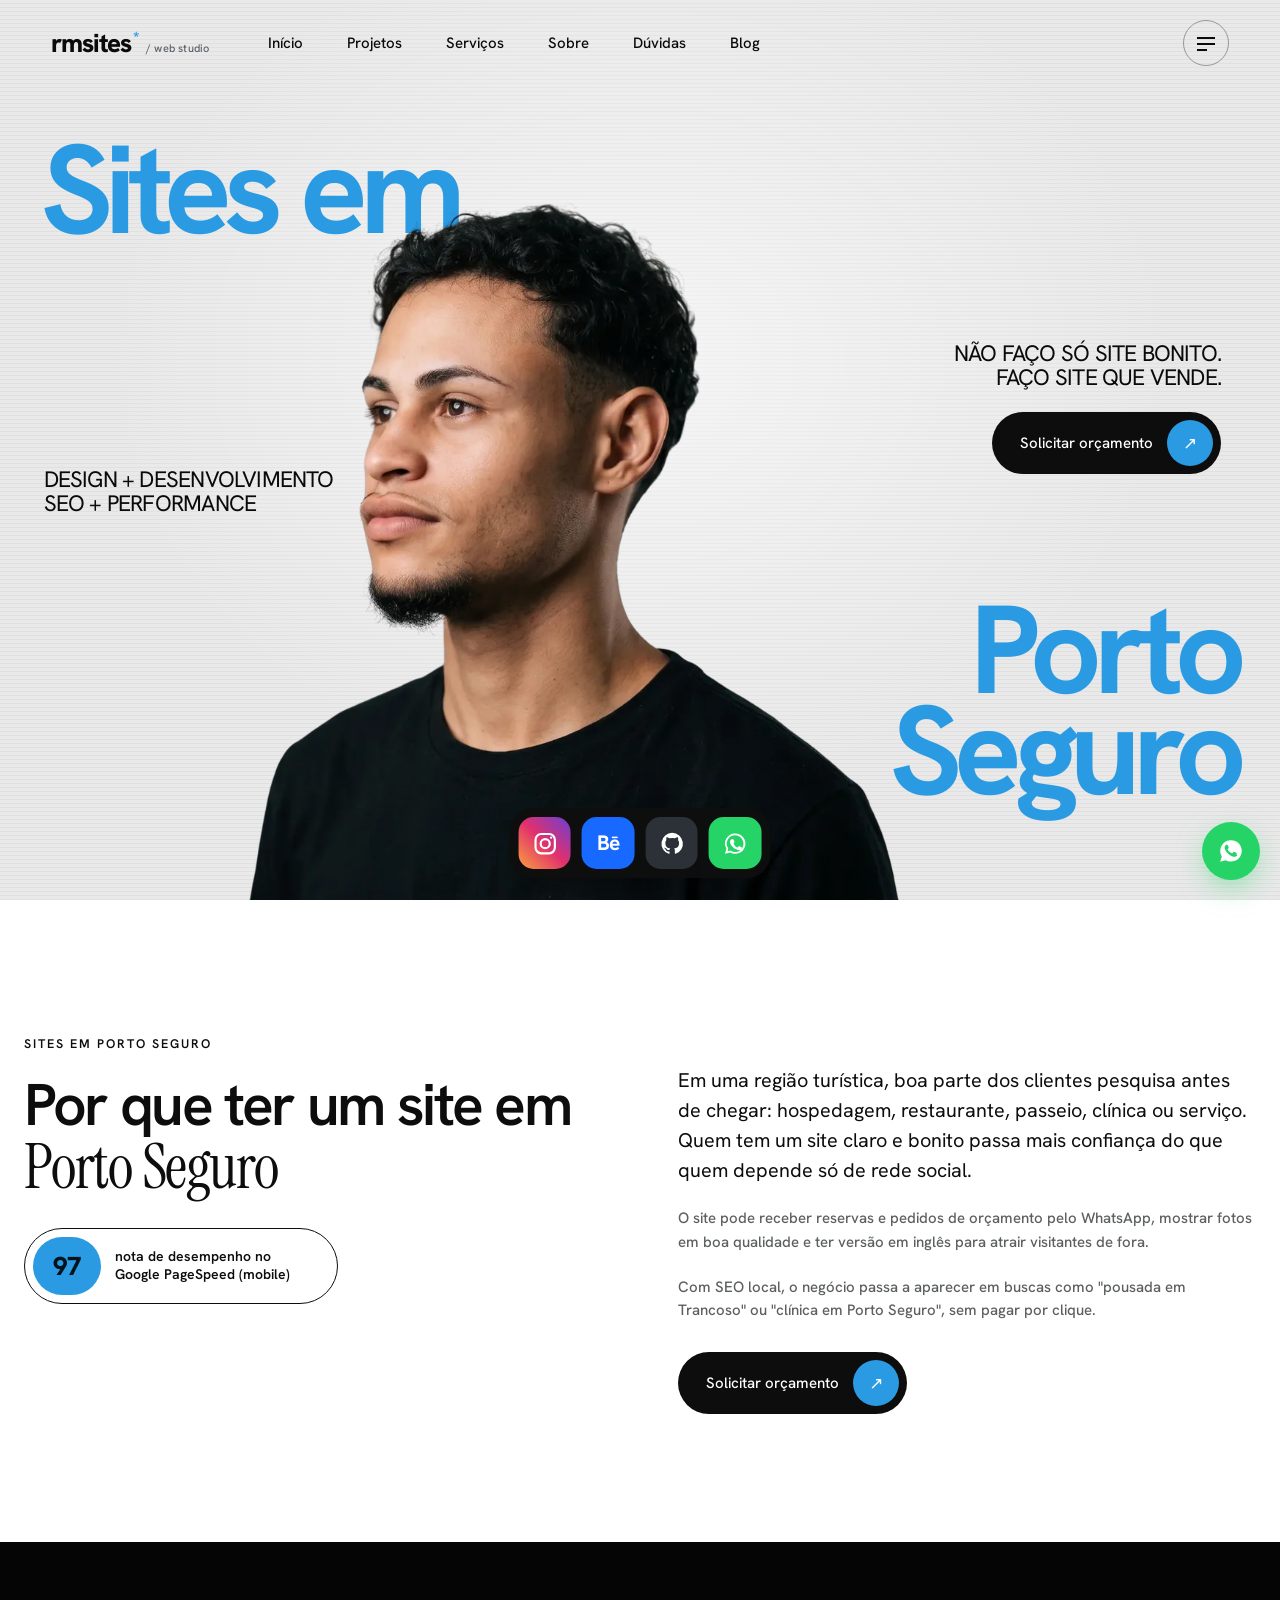
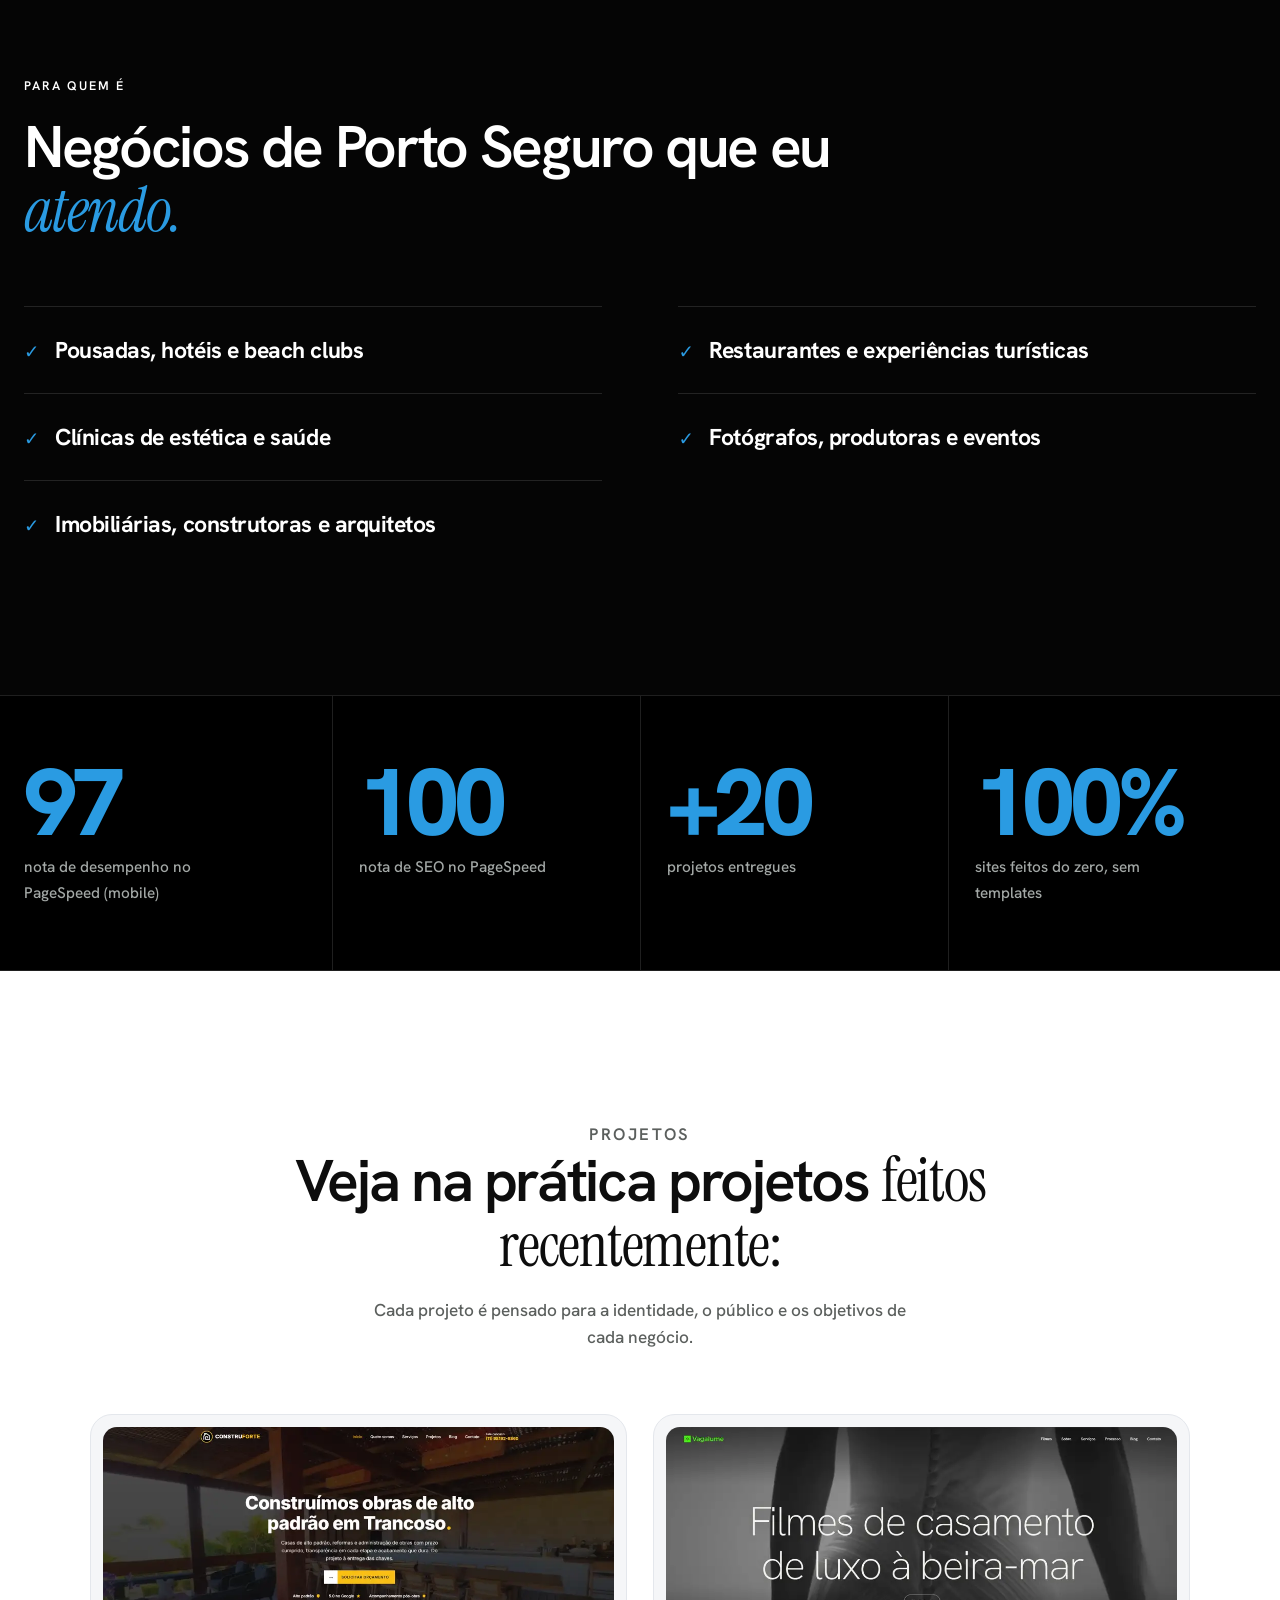
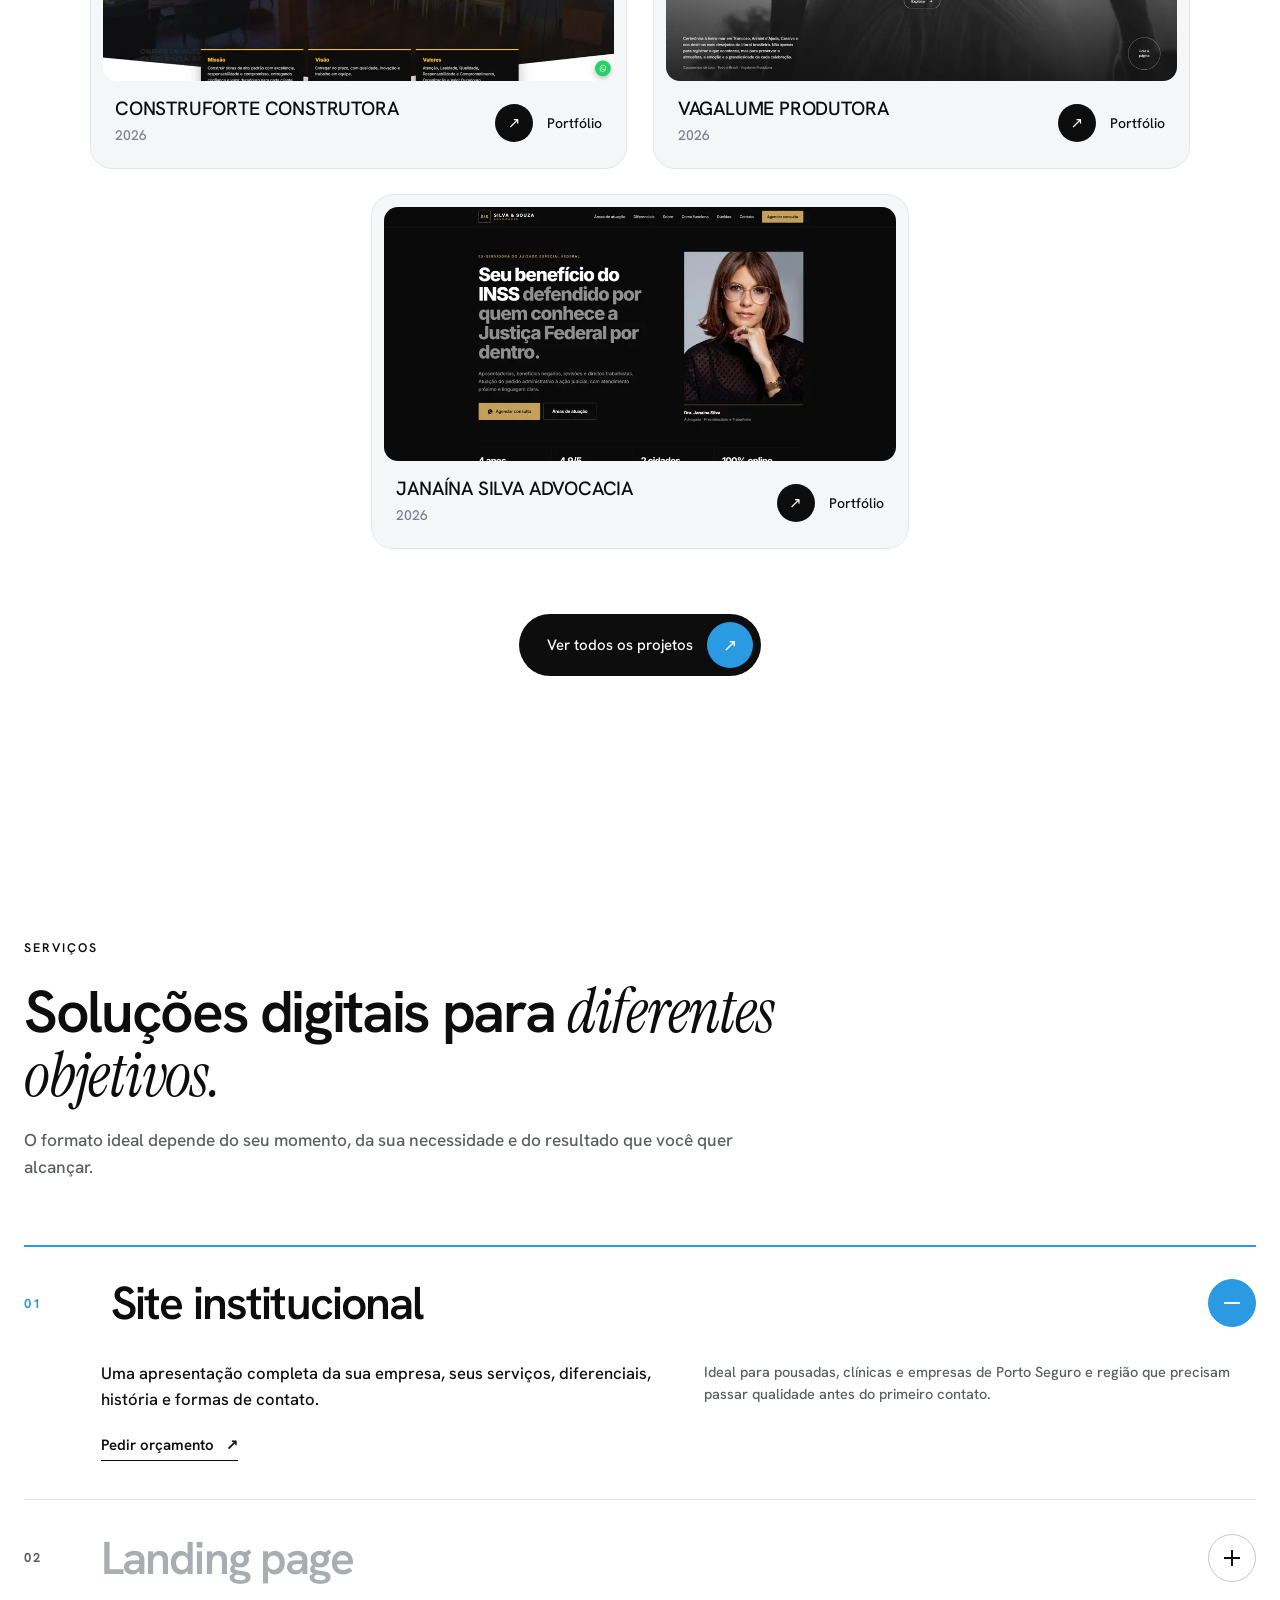
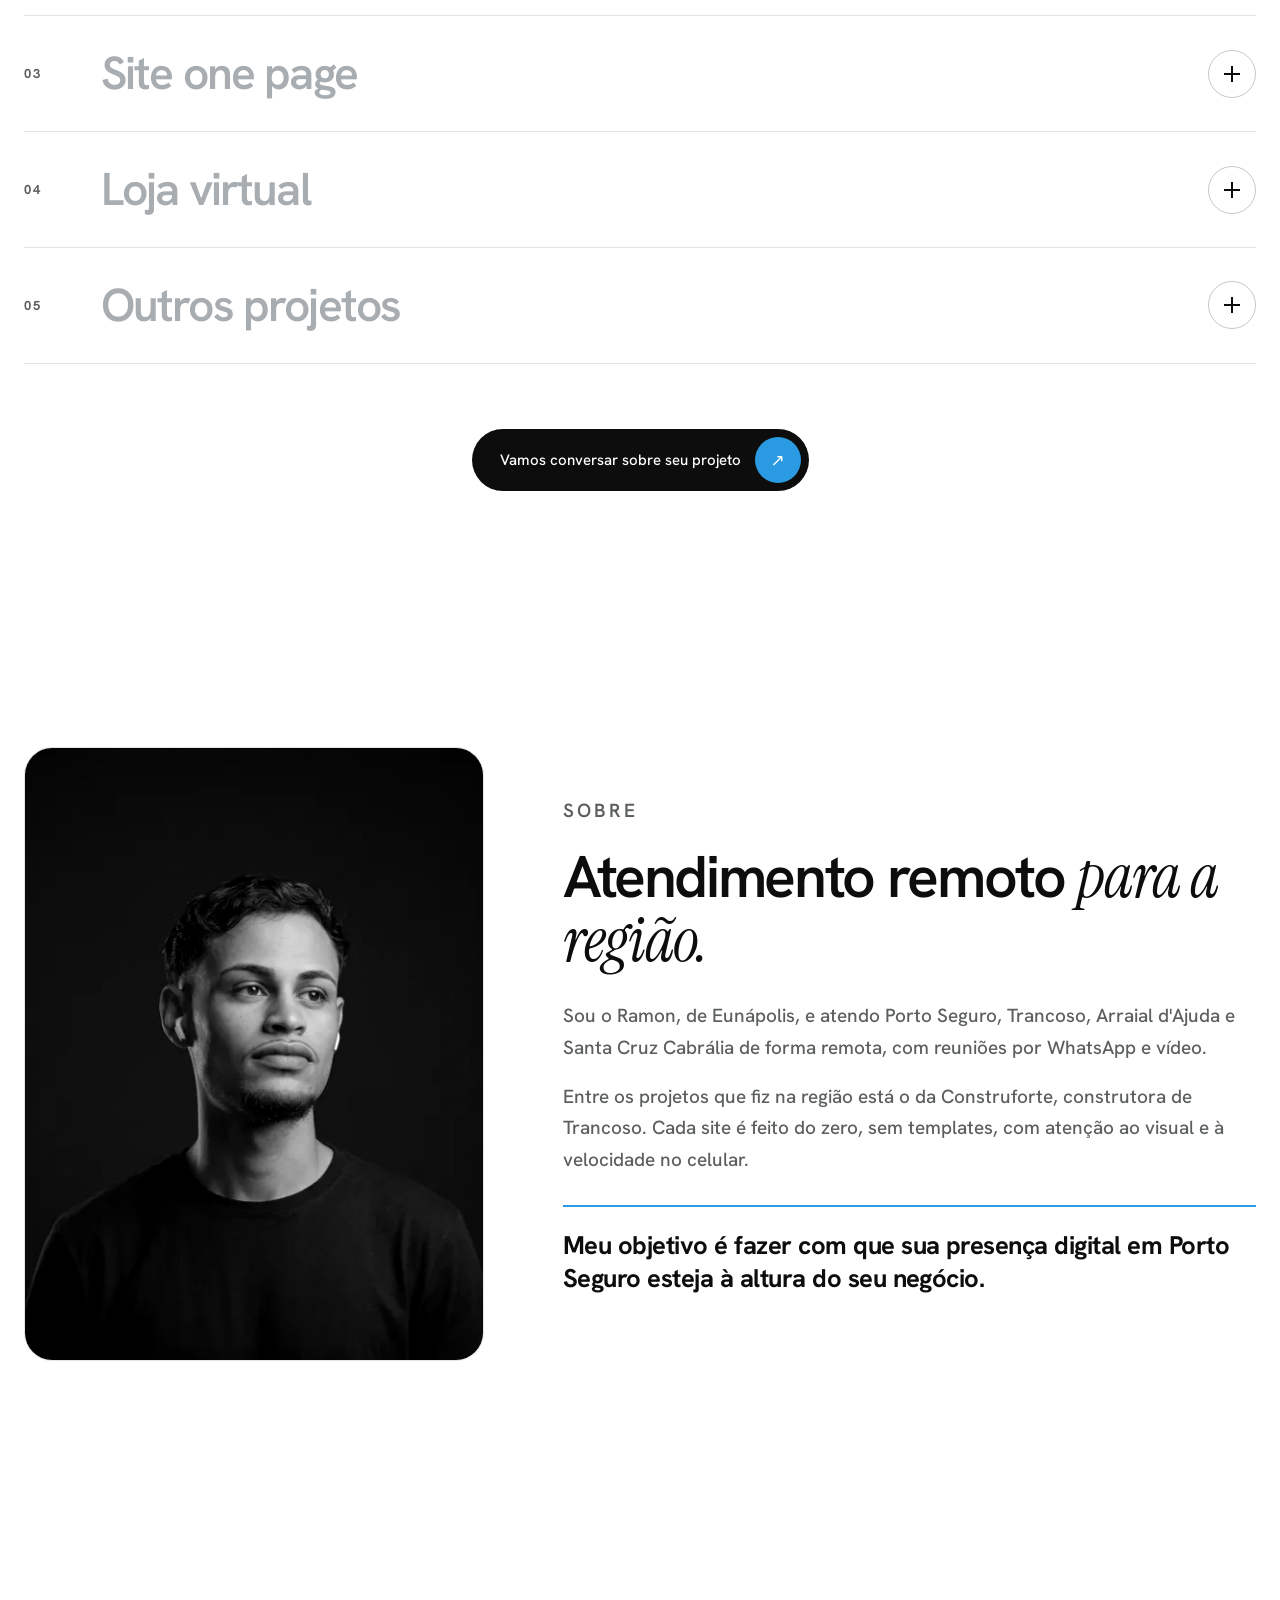
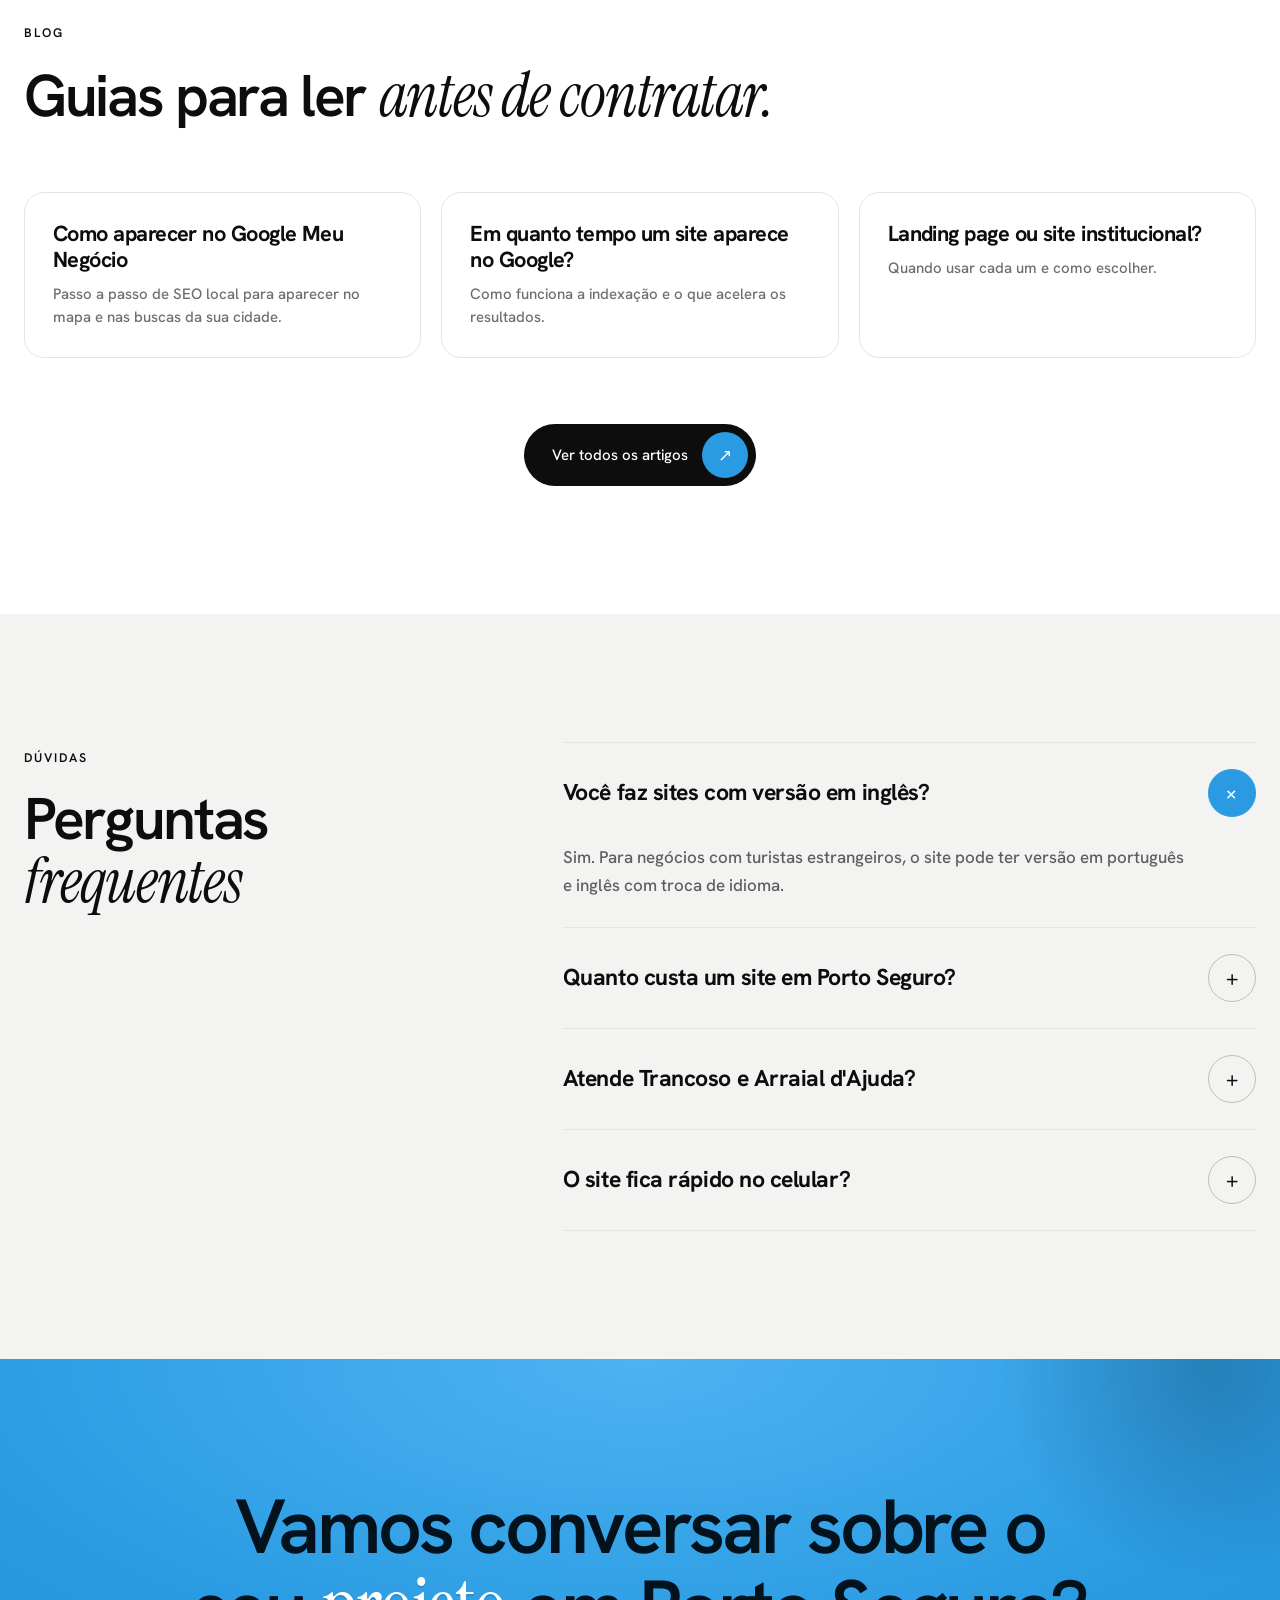
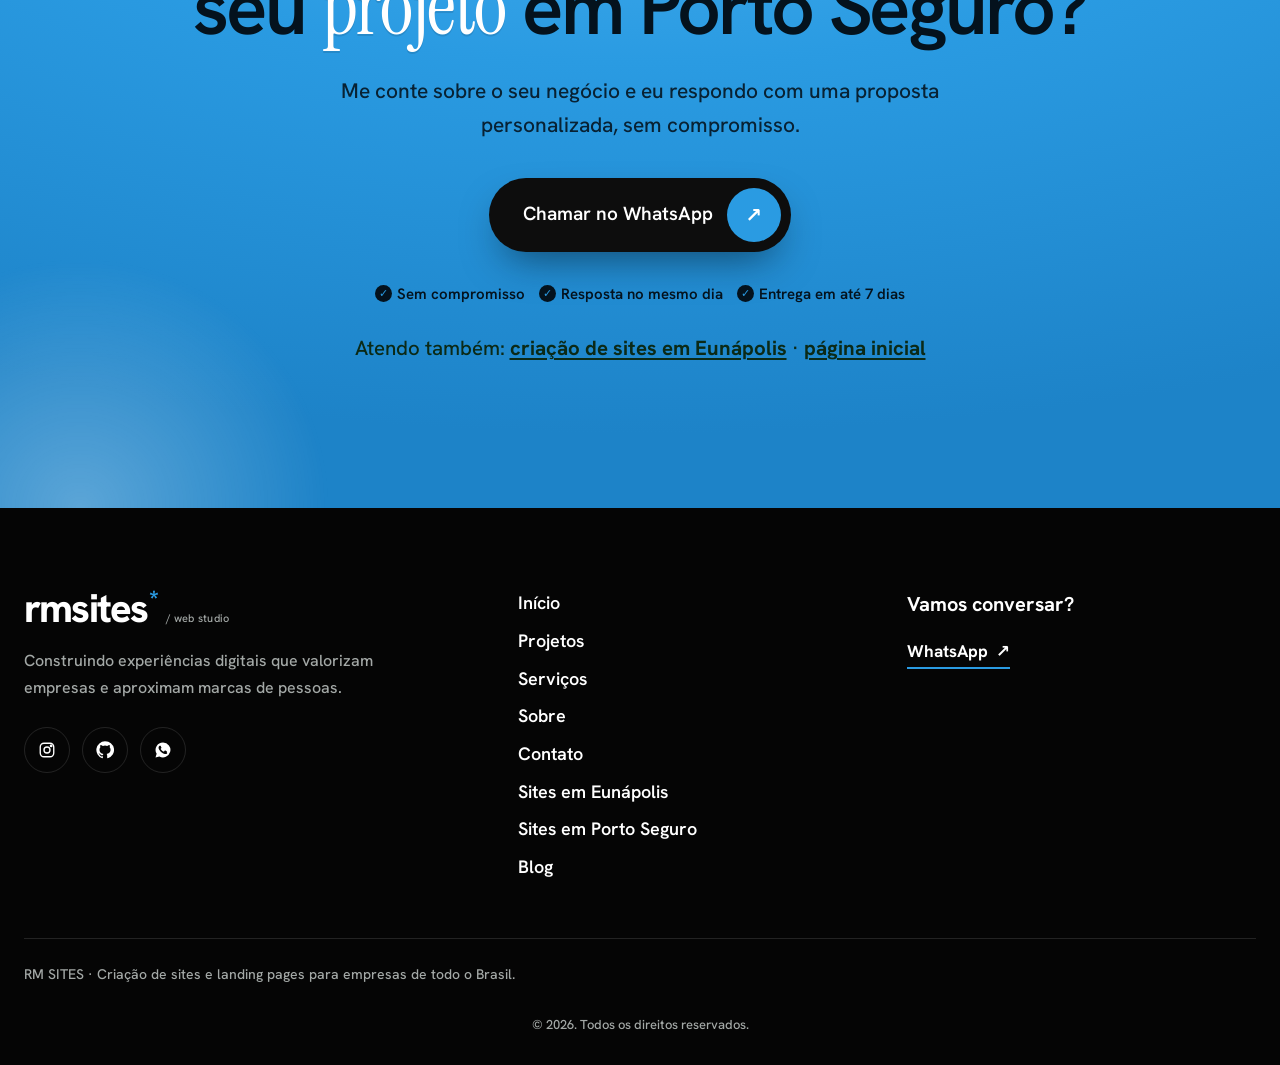
<file: criacao-de-sites-porto-seguro/index.html>
<!DOCTYPE html>
<html lang="pt-BR">
<head>
<meta charset="utf-8">
<meta name="viewport" content="width=device-width, initial-scale=1">
<title>Criação de Sites em Porto Seguro-BA | RM SITES</title>
<meta name="description" content="Criação de sites em Porto Seguro-BA para pousadas, restaurantes, clínicas e empresas: design premium, rápido no celular e com SEO. Orçamento pelo WhatsApp.">
<meta name="author" content="Ramon · RM SITES">
<meta name="robots" content="index, follow, max-image-preview:large, max-snippet:-1, max-video-preview:-1">
<meta name="theme-color" content="#050505">
<meta name="geo.region" content="BR-BA"><meta name="geo.placename" content="Porto Seguro">
<link rel="canonical" href="https://www.ramonwebpro.com.br/criacao-de-sites-porto-seguro/">
<link rel="alternate" hreflang="pt-BR" href="https://www.ramonwebpro.com.br/criacao-de-sites-porto-seguro/">
<link rel="icon" href="/favicon.svg" type="image/svg+xml">
<meta property="og:type" content="website"><meta property="og:locale" content="pt_BR"><meta property="og:site_name" content="RM SITES">
<meta property="og:title" content="Criação de Sites em Porto Seguro-BA | RM SITES"><meta property="og:description" content="Criação de sites em Porto Seguro-BA para pousadas, restaurantes, clínicas e empresas: design premium, rápido no celular e com SEO. Orçamento pelo WhatsApp.">
<meta property="og:url" content="https://www.ramonwebpro.com.br/criacao-de-sites-porto-seguro/"><meta property="og:image" content="https://www.ramonwebpro.com.br/assets/ramon.webp"><meta property="og:image:alt" content="Ramon, desenvolvedor de sites em Eunápolis-BA">
<meta name="twitter:card" content="summary_large_image"><meta name="twitter:title" content="Criação de Sites em Porto Seguro-BA | RM SITES"><meta name="twitter:description" content="Criação de sites em Porto Seguro-BA para pousadas, restaurantes, clínicas e empresas: design premium, rápido no celular e com SEO. Orçamento pelo WhatsApp."><meta name="twitter:image" content="https://www.ramonwebpro.com.br/assets/ramon.webp">
<link rel="preconnect" href="https://fonts.googleapis.com"><link rel="preconnect" href="https://fonts.gstatic.com" crossorigin>
<link rel="preload" as="image" href="/assets/ramon-cut-900.webp" type="image/webp" media="(min-width:901px)" fetchpriority="high">
<link rel="preload" as="image" href="/assets/ramon-cut-m.webp" type="image/webp" media="(max-width:900px)" fetchpriority="high">
<link rel="preload" as="style" href="https://fonts.googleapis.com/css2?family=Hanken+Grotesk:wght@400;500;600;700;800&family=Instrument+Serif:ital@1&display=swap" onload="this.onload=null;this.rel='stylesheet'">
<noscript><link rel="stylesheet" href="https://fonts.googleapis.com/css2?family=Hanken+Grotesk:wght@400;500;600;700;800&family=Instrument+Serif:ital@1&display=swap"></noscript>
<link rel="stylesheet" href="/style.min.css">
<link rel="stylesheet" href="/city.css">
<script>document.documentElement.classList.add("js","no-loader")</script>
<script type="application/ld+json">{"@context": "https://schema.org", "@graph": [{"@type": "WebPage", "@id": "https://www.ramonwebpro.com.br/criacao-de-sites-porto-seguro/#pagina", "url": "https://www.ramonwebpro.com.br/criacao-de-sites-porto-seguro/", "name": "Criação de Sites em Porto Seguro-BA | RM SITES", "inLanguage": "pt-BR", "isPartOf": {"@id": "https://www.ramonwebpro.com.br/#website"}, "about": {"@id": "https://www.ramonwebpro.com.br/#negocio"}, "breadcrumb": {"@id": "https://www.ramonwebpro.com.br/criacao-de-sites-porto-seguro/#bc"}}, {"@type": "BreadcrumbList", "@id": "https://www.ramonwebpro.com.br/criacao-de-sites-porto-seguro/#bc", "itemListElement": [{"@type": "ListItem", "position": 1, "name": "Início", "item": "https://www.ramonwebpro.com.br/"}, {"@type": "ListItem", "position": 2, "name": "Criação de sites em Porto Seguro", "item": "https://www.ramonwebpro.com.br/criacao-de-sites-porto-seguro/"}]}, {"@type": "Service", "name": "Criação de sites em Porto Seguro", "serviceType": "Criação de sites", "provider": {"@id": "https://www.ramonwebpro.com.br/#negocio"}, "areaServed": {"@type": "City", "name": "Porto Seguro", "containedInPlace": {"@type": "AdministrativeArea", "name": "Bahia"}}}, {"@type": "FAQPage", "mainEntity": [{"@type": "Question", "name": "Você faz sites com versão em inglês?", "acceptedAnswer": {"@type": "Answer", "text": "Sim. Para negócios com turistas estrangeiros, o site pode ter versão em português e inglês com troca de idioma."}}, {"@type": "Question", "name": "Quanto custa um site em Porto Seguro?", "acceptedAnswer": {"@type": "Answer", "text": "Depende do tipo de projeto e do conteúdo. Faço um orçamento personalizado, sem compromisso, depois de entender o seu negócio pelo WhatsApp."}}, {"@type": "Question", "name": "Atende Trancoso e Arraial d'Ajuda?", "acceptedAnswer": {"@type": "Answer", "text": "Sim. Atendo toda a região de Porto Seguro, incluindo Trancoso, Arraial d'Ajuda e Santa Cruz Cabrália, de forma remota."}}, {"@type": "Question", "name": "O site fica rápido no celular?", "acceptedAnswer": {"@type": "Answer", "text": "Sim. Os sites são leves e pensados primeiro para celular, que é de onde vem a maior parte das visitas."}}]}]}</script>
</head>
<body>
<a class="skip" href="#conteudo">Pular para o conteúdo</a>

<header class="header" id="topo">
  <div class="header__l"><a class="brand" href="/" aria-label="RM SITES, página inicial">rm<span>sites</span><i>*</i><small>/ web studio</small></a><nav class="pnav" aria-label="Principal"><a href="/">Início</a><a href="/#projetos">Projetos</a><a href="/#servicos">Serviços</a><a href="/#sobre">Sobre</a><a href="/#duvidas">Dúvidas</a><a href="/blog/">Blog</a></nav></div>
  <div class="header__right">
    <button class="burger" id="burger" aria-label="Abrir menu" aria-expanded="false" aria-controls="menu"><span></span><span></span><span></span></button>
  </div>
</header>

<div class="menu" id="menu" aria-hidden="true">
  <nav aria-label="Principal"><ul><li><a href="/"><i>01</i>Início</a></li><li><a href="/#projetos"><i>02</i>Projetos</a></li><li><a href="/#servicos"><i>03</i>Serviços</a></li><li><a href="/#sobre"><i>04</i>Sobre</a></li><li><a href="/#contato"><i>05</i>Contato</a></li><li><a href="/blog/"><i>06</i>Blog</a></li></ul></nav>
  <div class="menu__foot">
    <p>Vamos conversar?</p>
    <a href="https://https://wa.me/5573981598854?text=Ol%C3%A1%20Ramon%21%20Vi%20sua%20p%C3%A1gina%20de%20cria%C3%A7%C3%A3o%20de%20sites%20em%20Porto%20Seguro%20e%20quero%20um%20or%C3%A7amento." target="_blank" rel="noopener">WhatsApp</a>
    <a href="https://www.instagram.com/ramonocode" target="_blank" rel="me noopener">Instagram</a>
    <a href="https://github.com/ramoncodedev" target="_blank" rel="me noopener">GitHub</a>
  </div>
</div>


<main id="conteudo">
<section class="hero3 hero3--city" id="topo-hero">
  <h1 class="hero3__h" aria-label="Criação de sites em Porto Seguro"><span class="hero3__l1">Sites em</span><span class="hero3__l2">Porto<br class=dbr>Seguro</span><span class="sr"> — criação de sites profissionais com SEO para aparecer no Google</span></h1>
  <picture class="hero3__me"><source media="(max-width:900px)" srcset="/assets/ramon-cut-m.webp"><img src="/assets/ramon-cut-900.webp" width="900" height="957" alt="Ramon Silva, designer e desenvolvedor de sites" fetchpriority="high" decoding="async"></picture>
  <p class="hero3__s hero3__s--l">Design + desenvolvimento<br>SEO + performance</p>
  <div class="hero3__s hero3__s--r">
    <p>Não faço só site bonito. Faço site que vende.</p>
    <a class="pill pill--k" href="https://https://wa.me/5573981598854?text=Ol%C3%A1%20Ramon%21%20Vi%20sua%20p%C3%A1gina%20de%20cria%C3%A7%C3%A3o%20de%20sites%20em%20Porto%20Seguro%20e%20quero%20um%20or%C3%A7amento." target="_blank" rel="noopener"><span>Solicitar orçamento</span><i aria-hidden="true">↗</i></a>
  </div>
  <nav class="hero3__dock" aria-label="Redes">
    <a href="https://www.instagram.com/ramonocode" target="_blank" rel="me noopener" aria-label="Instagram" class="d-ig"><svg viewBox="0 0 24 24" fill="none" stroke="#fff" stroke-width="1.9"><rect x="3.5" y="3.5" width="17" height="17" rx="5"/><circle cx="12" cy="12" r="4"/><circle cx="17.2" cy="6.8" r="1" fill="#fff" stroke="none"/></svg></a>
    <a href="https://www.behance.net/ramonsilva16" target="_blank" rel="me noopener" aria-label="Behance" class="d-be"><b>Bē</b></a>
    <a href="https://github.com/ramoncodedev" target="_blank" rel="me noopener" aria-label="GitHub" class="d-gh"><svg viewBox="0 0 24 24" fill="#fff"><path d="M12 2.5a9.5 9.5 0 0 0-3 18.5c.5.1.65-.2.65-.46v-1.7c-2.65.58-3.2-1.27-3.2-1.27-.43-1.1-1.06-1.4-1.06-1.4-.87-.6.07-.58.07-.58.96.07 1.47.99 1.47.99.85 1.46 2.24 1.04 2.78.8.09-.62.33-1.04.6-1.28-2.1-.24-4.34-1.05-4.34-4.7 0-1.04.37-1.89.98-2.55-.1-.24-.43-1.2.09-2.5 0 0 .8-.26 2.6.97a9 9 0 0 1 4.74 0c1.8-1.23 2.6-.97 2.6-.97.52 1.3.19 2.26.1 2.5.6.66.97 1.51.97 2.55 0 3.66-2.24 4.46-4.37 4.7.34.3.65.88.65 1.78v2.64c0 .26.15.56.66.46A9.5 9.5 0 0 0 12 2.5z"/></svg></a>
    <a href="https://https://wa.me/5573981598854?text=Ol%C3%A1%20Ramon%21%20Vi%20sua%20p%C3%A1gina%20de%20cria%C3%A7%C3%A3o%20de%20sites%20em%20Porto%20Seguro%20e%20quero%20um%20or%C3%A7amento." target="_blank" rel="noopener" aria-label="WhatsApp" class="d-wa"><svg viewBox="0 0 24 24" fill="#fff"><path d="M12 3a9 9 0 0 0-7.7 13.6L3 21l4.5-1.2A9 9 0 1 0 12 3zm0 1.7a7.3 7.3 0 1 1-3.9 13.5l-.3-.2-2.6.7.7-2.5-.2-.3A7.3 7.3 0 0 1 12 4.7zm-3 3.4c-.2 0-.5.1-.7.4-.3.3-.9.9-.9 2.1 0 1.2.9 2.4 1 2.6.1.2 1.8 2.8 4.4 3.8 2.2.9 2.6.7 3.1.7.5 0 1.5-.6 1.7-1.2.2-.6.2-1.1.2-1.2-.1-.1-.2-.2-.5-.3l-1.6-.8c-.2-.1-.4-.1-.6.1l-.7.9c-.1.2-.3.2-.5.1-.3-.1-1.1-.4-2-1.3-.7-.7-1.2-1.5-1.3-1.8-.1-.2 0-.4.1-.5l.4-.5c.1-.1.2-.3.2-.5.1-.2 0-.3 0-.5l-.7-1.7c-.2-.4-.4-.4-.5-.4z"/></svg></a>
  </nav>
</section>
<section class="section section--light val" id="problema">
  <div class="wrap val__grid">
    <div class="val__head reveal">
      <p class="kicker">Sites em Porto Seguro</p>
      <h2>Por que ter um site em <em>Porto Seguro</em></h2>
      <div class="val__badge"><b>97</b><span>nota de desempenho no Google PageSpeed (mobile)</span></div>
    </div>
    <div class="val__body reveal">
      <p class="val__lead">Em uma região turística, boa parte dos clientes pesquisa antes de chegar: hospedagem, restaurante, passeio, clínica ou serviço. Quem tem um site claro e bonito passa mais confiança do que quem depende só de rede social.</p>
      <p class="val__sm">O site pode receber reservas e pedidos de orçamento pelo WhatsApp, mostrar fotos em boa qualidade e ter versão em inglês para atrair visitantes de fora.</p>
      <p class="val__sm">Com SEO local, o negócio passa a aparecer em buscas como &quot;pousada em Trancoso&quot; ou &quot;clínica em Porto Seguro&quot;, sem pagar por clique.</p>
      <a class="pill pill--k" href="https://https://wa.me/5573981598854?text=Ol%C3%A1%20Ramon%21%20Vi%20sua%20p%C3%A1gina%20de%20cria%C3%A7%C3%A3o%20de%20sites%20em%20Porto%20Seguro%20e%20quero%20um%20or%C3%A7amento." target="_blank" rel="noopener"><span>Solicitar orçamento</span><i aria-hidden="true">↗</i></a>
    </div>
  </div>
</section>
<section class="section section--dark who" id="para-quem">
  <div class="wrap">
    <header class="section__head reveal"><p class="kicker">Para quem é</p><h2>Negócios de Porto Seguro que eu <em>atendo.</em></h2></header>
    <ul class="who__list reveal"><li>Pousadas, hotéis e beach clubs</li><li>Restaurantes e experiências turísticas</li><li>Clínicas de estética e saúde</li><li>Fotógrafos, produtoras e eventos</li><li>Imobiliárias, construtoras e arquitetos</li></ul>
  </div>
</section>
<section class="stats" id="numeros" aria-label="Números">
  <div class="wrap stats__grid">
    <div class="stat reveal"><b data-to="97">0</b><span>nota de desempenho no PageSpeed (mobile)</span></div>
    <div class="stat reveal"><b data-to="100">0</b><span>nota de SEO no PageSpeed</span></div>
    <div class="stat reveal"><b data-to="20" data-pre="+">+0</b><span>projetos entregues</span></div>
    <div class="stat reveal"><b data-to="100" data-suf="%">0</b><span>sites feitos do zero, sem templates</span></div>
  </div>
</section>
<section class="section section--light projs" id="projetos">
  <div class="wrap">
    <header class="projs__head reveal">
      <p class="kicker">Projetos</p>
      <h2>Veja na prática projetos <em>feitos recentemente:</em></h2>
      <p>Cada projeto é pensado para a identidade, o público e os objetivos de cada negócio.</p>
    </header>
    <ul class="projs__grid"><li class="pc reveal"><a data-case="construforte" href="https://construforteconstrutora.vercel.app/" target="_blank" rel="noopener" aria-label="Abrir o site Construforte Construtora"><div class="pc__media" style="--bg:#2a2a2a"><img src="/assets/hero-construforte.webp" width="1000" height="496" loading="lazy" decoding="async" alt="Prévia do site Construforte Construtora"></div><div class="pc__foot"><div><h3>Construforte Construtora</h3><span>2026</span></div><div class="pc__go"><i aria-hidden="true">↗</i><span>Portfólio</span></div></div></a></li><li class="pc reveal"><a data-case="vagalume" href="https://vagalumeprodutora.vercel.app/" target="_blank" rel="noopener" aria-label="Abrir o site Vagalume Produtora"><div class="pc__media" style="--bg:#2a1a12"><img src="/assets/hero-vagalume.webp" width="1000" height="496" loading="lazy" decoding="async" alt="Prévia do site Vagalume Produtora"></div><div class="pc__foot"><div><h3>Vagalume Produtora</h3><span>2026</span></div><div class="pc__go"><i aria-hidden="true">↗</i><span>Portfólio</span></div></div></a></li><li class="pc reveal"><a data-case="silva" href="https://janainasilvaadvocacia.vercel.app/" target="_blank" rel="noopener" aria-label="Abrir o site Janaína Silva Advocacia"><div class="pc__media" style="--bg:#0f1a2e"><img src="/assets/hero-silva.webp" width="1000" height="496" loading="lazy" decoding="async" alt="Prévia do site Janaína Silva Advocacia"></div><div class="pc__foot"><div><h3>Janaína Silva Advocacia</h3><span>2026</span></div><div class="pc__go"><i aria-hidden="true">↗</i><span>Portfólio</span></div></div></a></li></ul>
    <div class="center reveal"><a class="pill pill--k" href="/#projetos"><span>Ver todos os projetos</span><i aria-hidden="true">↗</i></a></div>
  </div>
</section>
<section class="section section--light" id="servicos">
  <div class="wrap">
    <header class="section__head reveal">
      <p class="kicker">Serviços</p>
      <h2>Soluções digitais para <em>diferentes objetivos.</em></h2>
      <p class="section__sub">O formato ideal depende do seu momento, da sua necessidade e do resultado que você quer alcançar.</p>
    </header>
    <div class="sv"><article class="sv__row reveal open"><h3 class="sv__t"><button type="button" aria-expanded="true"><span class="sv__i">01</span><span class="sv__n">Site institucional</span><span class="sv__plus" aria-hidden="true"></span></button></h3><div class="sv__panel"><div class="sv__inner"><p class="sv__d">Uma apresentação completa da sua empresa, seus serviços, diferenciais, história e formas de contato.</p><p class="sv__ideal">Ideal para pousadas, clínicas e empresas de Porto Seguro e região que precisam passar qualidade antes do primeiro contato.</p><a class="sv__go" href="https://https://wa.me/5573981598854?text=Ol%C3%A1%20Ramon%21%20Vi%20sua%20p%C3%A1gina%20de%20cria%C3%A7%C3%A3o%20de%20sites%20em%20Porto%20Seguro%20e%20quero%20um%20or%C3%A7amento." target="_blank" rel="noopener"><span>Pedir orçamento</span><i aria-hidden="true">↗</i></a></div></div></article><article class="sv__row reveal"><h3 class="sv__t"><button type="button" aria-expanded="false"><span class="sv__i">02</span><span class="sv__n">Landing page</span><span class="sv__plus" aria-hidden="true"></span></button></h3><div class="sv__panel"><div class="sv__inner"><p class="sv__d">Uma página desenvolvida para apresentar uma oferta, serviço ou campanha com comunicação direcionada e foco em conversão.</p><p class="sv__ideal">Ideal para campanhas de temporada e ofertas na região, levando o visitante direto para o WhatsApp.</p><a class="sv__go" href="https://https://wa.me/5573981598854?text=Ol%C3%A1%20Ramon%21%20Vi%20sua%20p%C3%A1gina%20de%20cria%C3%A7%C3%A3o%20de%20sites%20em%20Porto%20Seguro%20e%20quero%20um%20or%C3%A7amento." target="_blank" rel="noopener"><span>Pedir orçamento</span><i aria-hidden="true">↗</i></a></div></div></article><article class="sv__row reveal"><h3 class="sv__t"><button type="button" aria-expanded="false"><span class="sv__i">03</span><span class="sv__n">Site one page</span><span class="sv__plus" aria-hidden="true"></span></button></h3><div class="sv__panel"><div class="sv__inner"><p class="sv__d">Uma experiência objetiva que reúne as principais informações do negócio em uma única página.</p><p class="sv__ideal">Ideal para profissionais e prestadores da região que querem uma apresentação direta, inclusive com versão em inglês.</p><a class="sv__go" href="https://https://wa.me/5573981598854?text=Ol%C3%A1%20Ramon%21%20Vi%20sua%20p%C3%A1gina%20de%20cria%C3%A7%C3%A3o%20de%20sites%20em%20Porto%20Seguro%20e%20quero%20um%20or%C3%A7amento." target="_blank" rel="noopener"><span>Pedir orçamento</span><i aria-hidden="true">↗</i></a></div></div></article><article class="sv__row reveal"><h3 class="sv__t"><button type="button" aria-expanded="false"><span class="sv__i">04</span><span class="sv__n">Loja virtual</span><span class="sv__plus" aria-hidden="true"></span></button></h3><div class="sv__panel"><div class="sv__inner"><p class="sv__d">Uma estrutura completa para apresentar produtos, organizar categorias e vender pela internet.</p><p class="sv__ideal">Ideal para negócios que querem vender para turistas e moradores além do atendimento presencial.</p><a class="sv__go" href="https://https://wa.me/5573981598854?text=Ol%C3%A1%20Ramon%21%20Vi%20sua%20p%C3%A1gina%20de%20cria%C3%A7%C3%A3o%20de%20sites%20em%20Porto%20Seguro%20e%20quero%20um%20or%C3%A7amento." target="_blank" rel="noopener"><span>Pedir orçamento</span><i aria-hidden="true">↗</i></a></div></div></article><article class="sv__row reveal"><h3 class="sv__t"><button type="button" aria-expanded="false"><span class="sv__i">05</span><span class="sv__n">Outros projetos</span><span class="sv__plus" aria-hidden="true"></span></button></h3><div class="sv__panel"><div class="sv__inner"><ul class="sv__chips"><li>Sistemas e plataformas personalizados</li><li>Identidade visual e branding</li><li>Criativos para redes sociais</li><li>Redesign e otimização de sites existentes</li></ul><a class="sv__go" href="https://https://wa.me/5573981598854?text=Ol%C3%A1%20Ramon%21%20Vi%20sua%20p%C3%A1gina%20de%20cria%C3%A7%C3%A3o%20de%20sites%20em%20Porto%20Seguro%20e%20quero%20um%20or%C3%A7amento." target="_blank" rel="noopener"><span>Pedir orçamento</span><i aria-hidden="true">↗</i></a></div></div></article></div>
    <div class="center reveal"><a class="pill pill--k" href="https://https://wa.me/5573981598854?text=Ol%C3%A1%20Ramon%21%20Vi%20sua%20p%C3%A1gina%20de%20cria%C3%A7%C3%A3o%20de%20sites%20em%20Porto%20Seguro%20e%20quero%20um%20or%C3%A7amento." target="_blank" rel="noopener"><span>Vamos conversar sobre seu projeto</span><i aria-hidden="true">↗</i></a></div>
  </div>
</section>
<section class="section section--light" id="sobre">
  <div class="wrap about">
    <div class="about__photo reveal"><img src="/assets/ramon-sm.webp" srcset="/assets/ramon-sm.webp 480w, /assets/ramon.webp 900w" sizes="(max-width: 900px) 80vw, 420px" width="480" height="643" loading="lazy" alt="Ramon, desenvolvedor de sites e fundador da RM SITES, em Eunápolis-BA"></div>
    <div class="about__text reveal">
      <p class="kicker">Sobre</p>
      <h2>Atendimento remoto <mark>para a região.</mark></h2><p>Sou o Ramon, de Eunápolis, e atendo Porto Seguro, Trancoso, Arraial d'Ajuda e Santa Cruz Cabrália de forma remota, com reuniões por WhatsApp e vídeo.</p><p>Entre os projetos que fiz na região está o da Construforte, construtora de Trancoso. Cada site é feito do zero, sem templates, com atenção ao visual e à velocidade no celular.</p><p class="about__strong">Meu objetivo é fazer com que sua presença digital em Porto Seguro esteja à altura do seu negócio.</p></div></div></section>
<section class="section section--light guides" id="guias"><div class="wrap"><header class="section__head reveal"><p class="kicker">Blog</p><h2>Guias para ler <em>antes de contratar.</em></h2></header><ul class="guides__list reveal"><li><a href="/blog/como-aparecer-no-google-meu-negocio/"><strong>Como aparecer no Google Meu Negócio</strong><span>Passo a passo de SEO local para aparecer no mapa e nas buscas da sua cidade.</span></a></li><li><a href="/blog/quanto-tempo-um-site-leva-para-aparecer-no-google/"><strong>Em quanto tempo um site aparece no Google?</strong><span>Como funciona a indexação e o que acelera os resultados.</span></a></li><li><a href="/blog/landing-page-ou-site-institucional/"><strong>Landing page ou site institucional?</strong><span>Quando usar cada um e como escolher.</span></a></li></ul><div class="center reveal"><a class="pill pill--k" href="/blog/"><span>Ver todos os artigos</span><i aria-hidden="true">↗</i></a></div></div></section>
<section class="section section--light" id="duvidas">
  <div class="wrap faq">
    <header class="section__head reveal"><p class="kicker">Dúvidas</p><h2>Perguntas <mark>frequentes</mark></h2></header>
    <div class="faq__list reveal"><details open><summary>Você faz sites com versão em inglês?</summary><p>Sim. Para negócios com turistas estrangeiros, o site pode ter versão em português e inglês com troca de idioma.</p></details><details><summary>Quanto custa um site em Porto Seguro?</summary><p>Depende do tipo de projeto e do conteúdo. Faço um orçamento personalizado, sem compromisso, depois de entender o seu negócio pelo WhatsApp.</p></details><details><summary>Atende Trancoso e Arraial d&#x27;Ajuda?</summary><p>Sim. Atendo toda a região de Porto Seguro, incluindo Trancoso, Arraial d&#x27;Ajuda e Santa Cruz Cabrália, de forma remota.</p></details><details><summary>O site fica rápido no celular?</summary><p>Sim. Os sites são leves e pensados primeiro para celular, que é de onde vem a maior parte das visitas.</p></details></div>
  </div>
</section>
<section class="cta" id="contato">
  <span class="cta__orb cta__orb--a" aria-hidden="true"></span><span class="cta__orb cta__orb--b" aria-hidden="true"></span>
  <div class="wrap cta__in reveal">
    <h2>Vamos conversar sobre o seu <em>projeto</em> em Porto Seguro?</h2>
    <p class="cta__lead">Me conte sobre o seu negócio e eu respondo com uma proposta personalizada, sem compromisso.</p>
    <a class="pill pill--k cta__btn" href="https://https://wa.me/5573981598854?text=Ol%C3%A1%20Ramon%21%20Vi%20sua%20p%C3%A1gina%20de%20cria%C3%A7%C3%A3o%20de%20sites%20em%20Porto%20Seguro%20e%20quero%20um%20or%C3%A7amento." target="_blank" rel="noopener"><span>Chamar no WhatsApp</span><i aria-hidden="true">↗</i></a>
    <ul class="cta__chips" aria-label="Vantagens"><li>Sem compromisso</li><li>Resposta no mesmo dia</li><li>Entrega em até 7 dias</li></ul>
    <p class="near">Atendo também: <a href="/criacao-de-sites-eunapolis/">criação de sites em Eunápolis</a> · <a href="/">página inicial</a></p>
  </div>
</section>
</main>
<footer class="footer">
  <div class="wrap footer__grid">
    <div>
      <a class="brand brand--lg" href="/" aria-label="RM SITES">rm<span>sites</span><i>*</i><small>/ web studio</small></a>
      <p>Construindo experiências digitais que valorizam empresas e aproximam marcas de pessoas.</p>
      <div class="socs"><a class="soc" href="https://www.instagram.com/ramonocode" target="_blank" rel="me noopener" aria-label="Instagram"><svg viewBox="0 0 24 24" width="18" height="18" fill="none" stroke="currentColor" stroke-width="1.8" stroke-linecap="round" stroke-linejoin="round"><rect x="3" y="3" width="18" height="18" rx="5"/><circle cx="12" cy="12" r="4"/><circle cx="17.5" cy="6.5" r="1" fill="currentColor"/></svg></a><a class="soc" href="https://github.com/ramoncodedev" target="_blank" rel="me noopener" aria-label="GitHub"><svg viewBox="0 0 24 24" width="18" height="18" fill="currentColor"><path d="M12 .5a11.5 11.5 0 0 0-3.64 22.42c.58.1.79-.25.79-.56v-2c-3.2.7-3.88-1.37-3.88-1.37-.53-1.34-1.29-1.7-1.29-1.7-1.05-.72.08-.7.08-.7 1.16.08 1.77 1.19 1.77 1.19 1.03 1.77 2.7 1.26 3.36.96.1-.75.4-1.26.73-1.55-2.56-.29-5.25-1.28-5.25-5.7 0-1.26.45-2.29 1.19-3.1-.12-.29-.52-1.47.11-3.06 0 0 .97-.31 3.18 1.18a11 11 0 0 1 5.78 0c2.2-1.49 3.17-1.18 3.17-1.18.63 1.59.23 2.77.11 3.06.74.81 1.19 1.84 1.19 3.1 0 4.43-2.7 5.4-5.27 5.69.41.36.78 1.06.78 2.14v3.17c0 .31.21.67.8.56A11.5 11.5 0 0 0 12 .5Z"/></svg></a><a class="soc" href="https://https://wa.me/5573981598854?text=Ol%C3%A1%20Ramon%21%20Vi%20sua%20p%C3%A1gina%20de%20cria%C3%A7%C3%A3o%20de%20sites%20em%20Porto%20Seguro%20e%20quero%20um%20or%C3%A7amento." target="_blank" rel="me noopener" aria-label="WhatsApp"><svg viewBox="0 0 24 24" width="18" height="18" fill="currentColor"><path d="M12.04 2a9.9 9.9 0 0 0-8.5 15L2 22l5.1-1.5A9.9 9.9 0 1 0 12.04 2Zm5.8 14c-.25.7-1.4 1.3-1.9 1.35-.5.05-1.1.2-3.6-.8-3-1.2-4.9-4.3-5.05-4.5-.15-.2-1.2-1.6-1.2-3s.75-2.1 1-2.4c.25-.3.55-.35.75-.35h.55c.2 0 .4 0 .6.5.25.55.8 1.9.85 2 .05.1.1.25 0 .4-.1.2-.15.3-.3.5-.15.15-.3.35-.45.5-.15.15-.3.3-.15.6.15.25.7 1.2 1.55 1.9 1.05.95 1.95 1.25 2.2 1.4.3.15.45.1.6-.05.2-.2.7-.8.9-1.1.2-.3.4-.25.65-.15.25.1 1.6.75 1.9.9.25.15.45.2.5.3.05.1.05.65-.2 1.35Z"/></svg></a></div>
    </div>
    <nav class="footer__nav" aria-label="Rodapé"><a href="/">Início</a> <a href="/#projetos">Projetos</a> <a href="/#servicos">Serviços</a> <a href="/#sobre">Sobre</a> <a href="/#contato">Contato</a> <a href="/criacao-de-sites-eunapolis/">Sites em Eunápolis</a> <a href="/criacao-de-sites-porto-seguro/">Sites em Porto Seguro</a> <a href="/blog/">Blog</a></nav>
    <div class="footer__talk">
      <p>Vamos conversar?</p>
      <a class="link" href="https://https://wa.me/5573981598854?text=Ol%C3%A1%20Ramon%21%20Vi%20sua%20p%C3%A1gina%20de%20cria%C3%A7%C3%A3o%20de%20sites%20em%20Porto%20Seguro%20e%20quero%20um%20or%C3%A7amento." target="_blank" rel="noopener">WhatsApp <span aria-hidden="true">↗</span></a>
    </div>
  </div>
  <address class="wrap footer__addr"><span>RM SITES · Criação de sites e landing pages para empresas de todo o Brasil.</span></address>
  <p class="footer__copy"><span>© <span id="ano">2026</span>. Todos os direitos reservados.</span></p>
</footer>
<a class="wpp" href="https://https://wa.me/5573981598854?text=Ol%C3%A1%20Ramon%21%20Vi%20sua%20p%C3%A1gina%20de%20cria%C3%A7%C3%A3o%20de%20sites%20em%20Porto%20Seguro%20e%20quero%20um%20or%C3%A7amento." target="_blank" rel="noopener" aria-label="Falar no WhatsApp">
  <svg viewBox="0 0 24 24" width="26" height="26" fill="currentColor" aria-hidden="true"><path d="M12.04 2a9.9 9.9 0 0 0-8.5 15L2 22l5.1-1.5A9.9 9.9 0 1 0 12.04 2Zm5.8 14c-.25.7-1.4 1.3-1.9 1.35-.5.05-1.1.2-3.6-.8-3-1.2-4.9-4.3-5.05-4.5-.15-.2-1.2-1.6-1.2-3s.75-2.1 1-2.4c.25-.3.55-.35.75-.35h.55c.2 0 .4 0 .6.5.25.55.8 1.9.85 2 .05.1.1.25 0 .4-.1.2-.15.3-.3.5-.15.15-.3.35-.45.5-.15.15-.3.3-.15.6.15.25.7 1.2 1.55 1.9 1.05.95 1.95 1.25 2.2 1.4.3.15.45.1.6-.05.2-.2.7-.8.9-1.1.2-.3.4-.25.65-.15.25.1 1.6.75 1.9.9.25.15.45.2.5.3.05.1.05.65-.2 1.35Z"/></svg>
</a>
<script src="/script.min.js" defer></script>
</body>
</html>
</file>
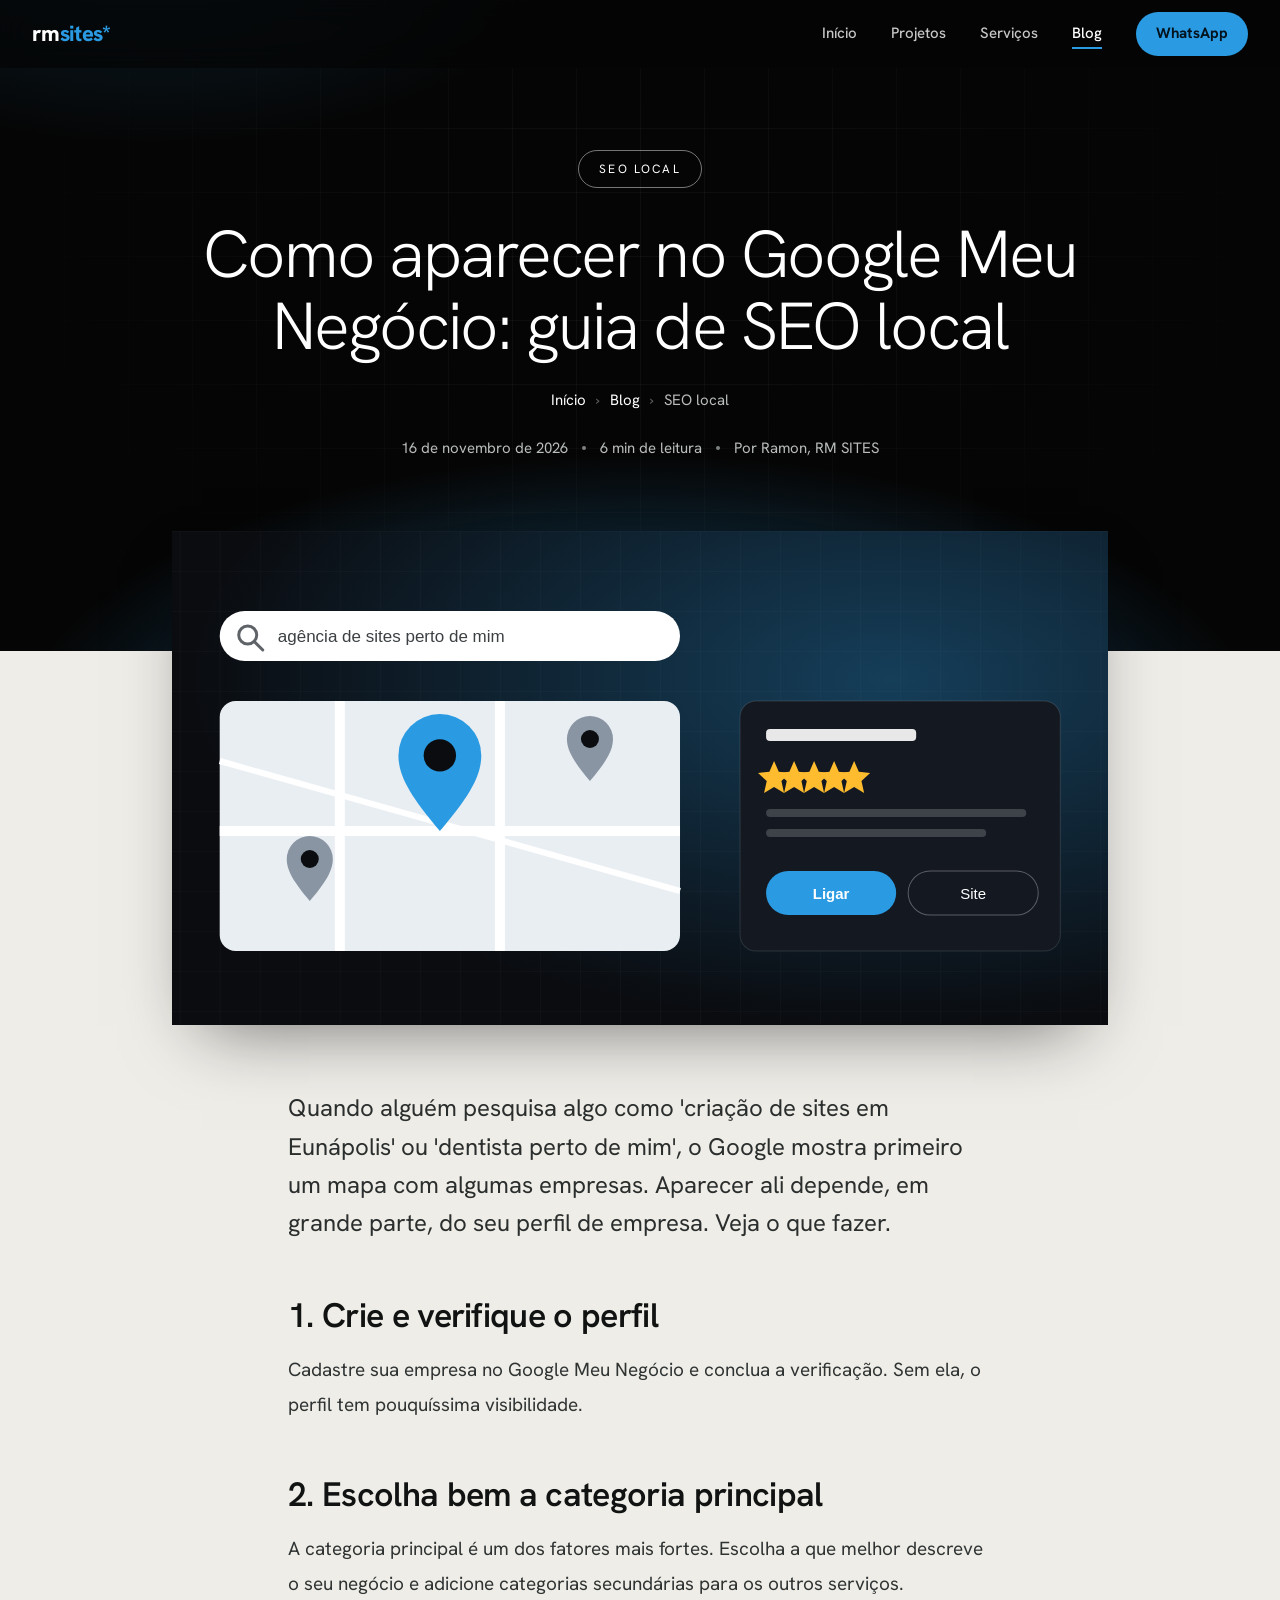
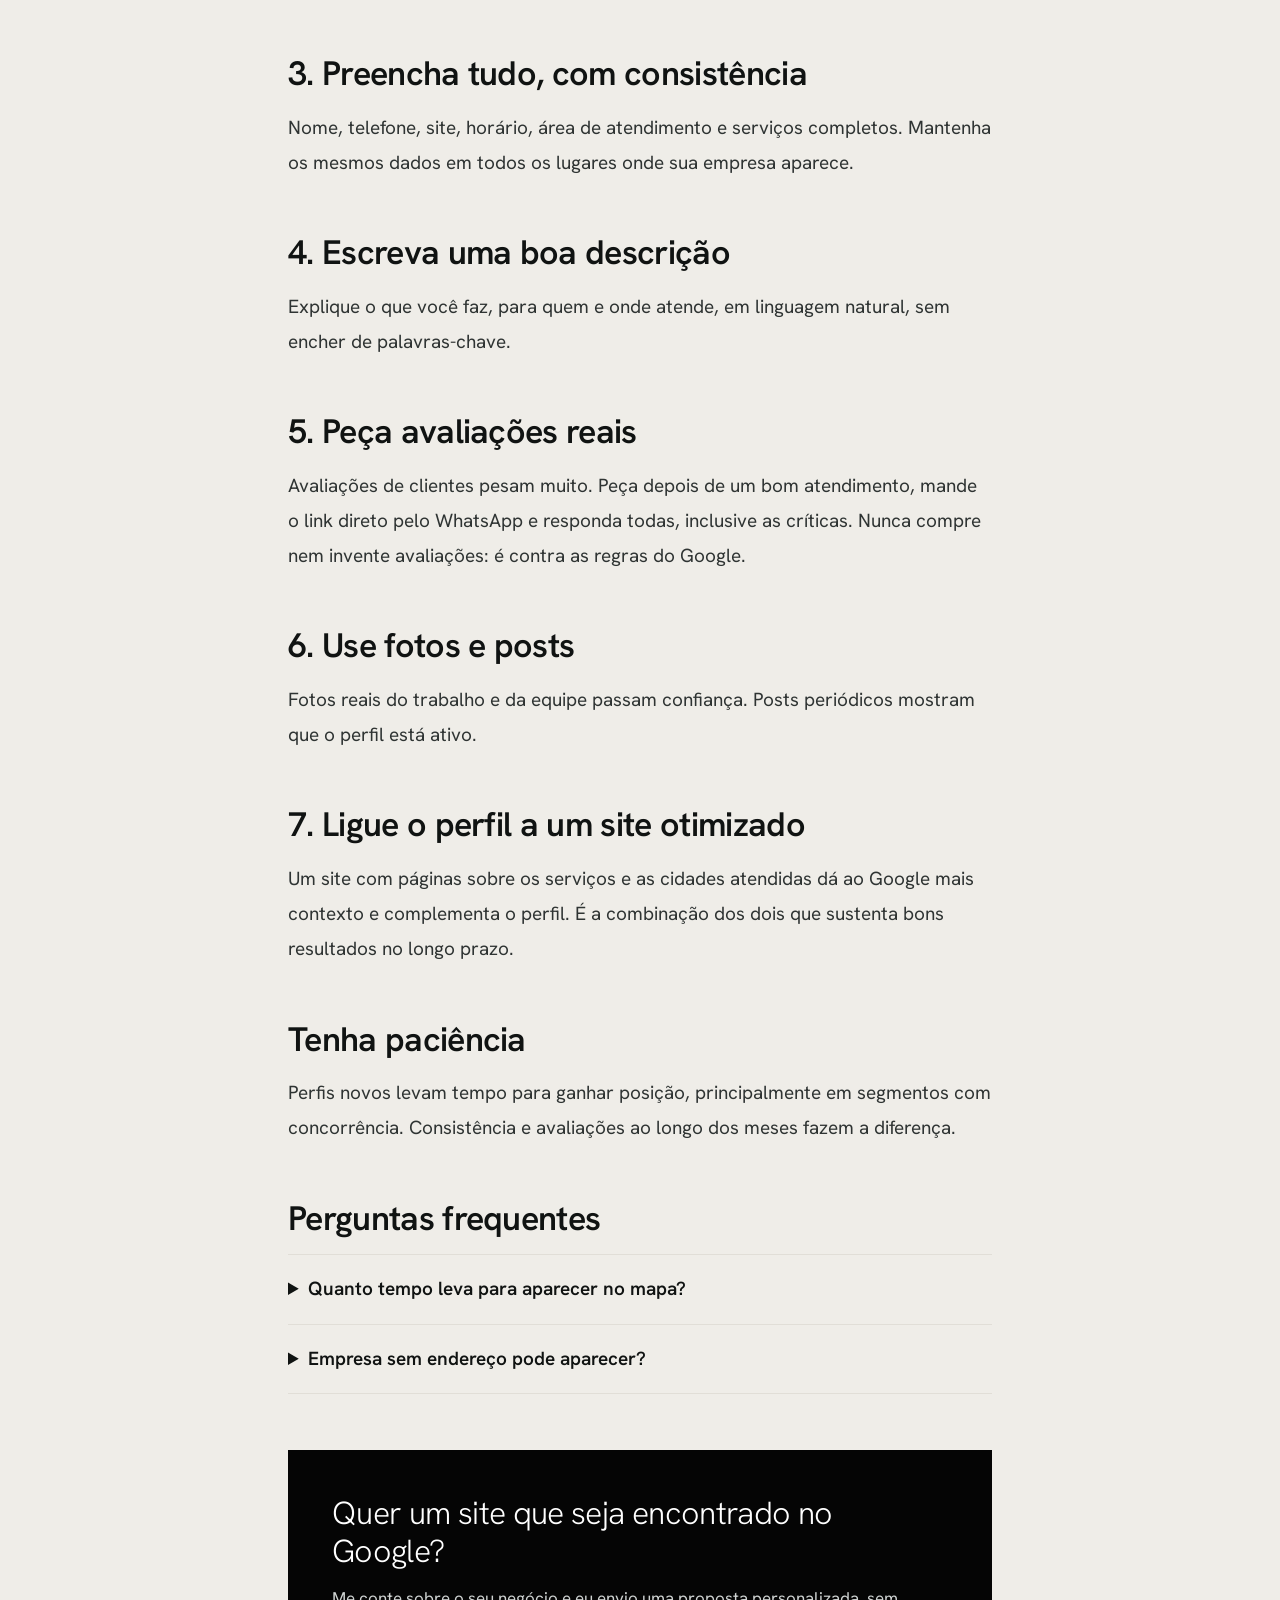
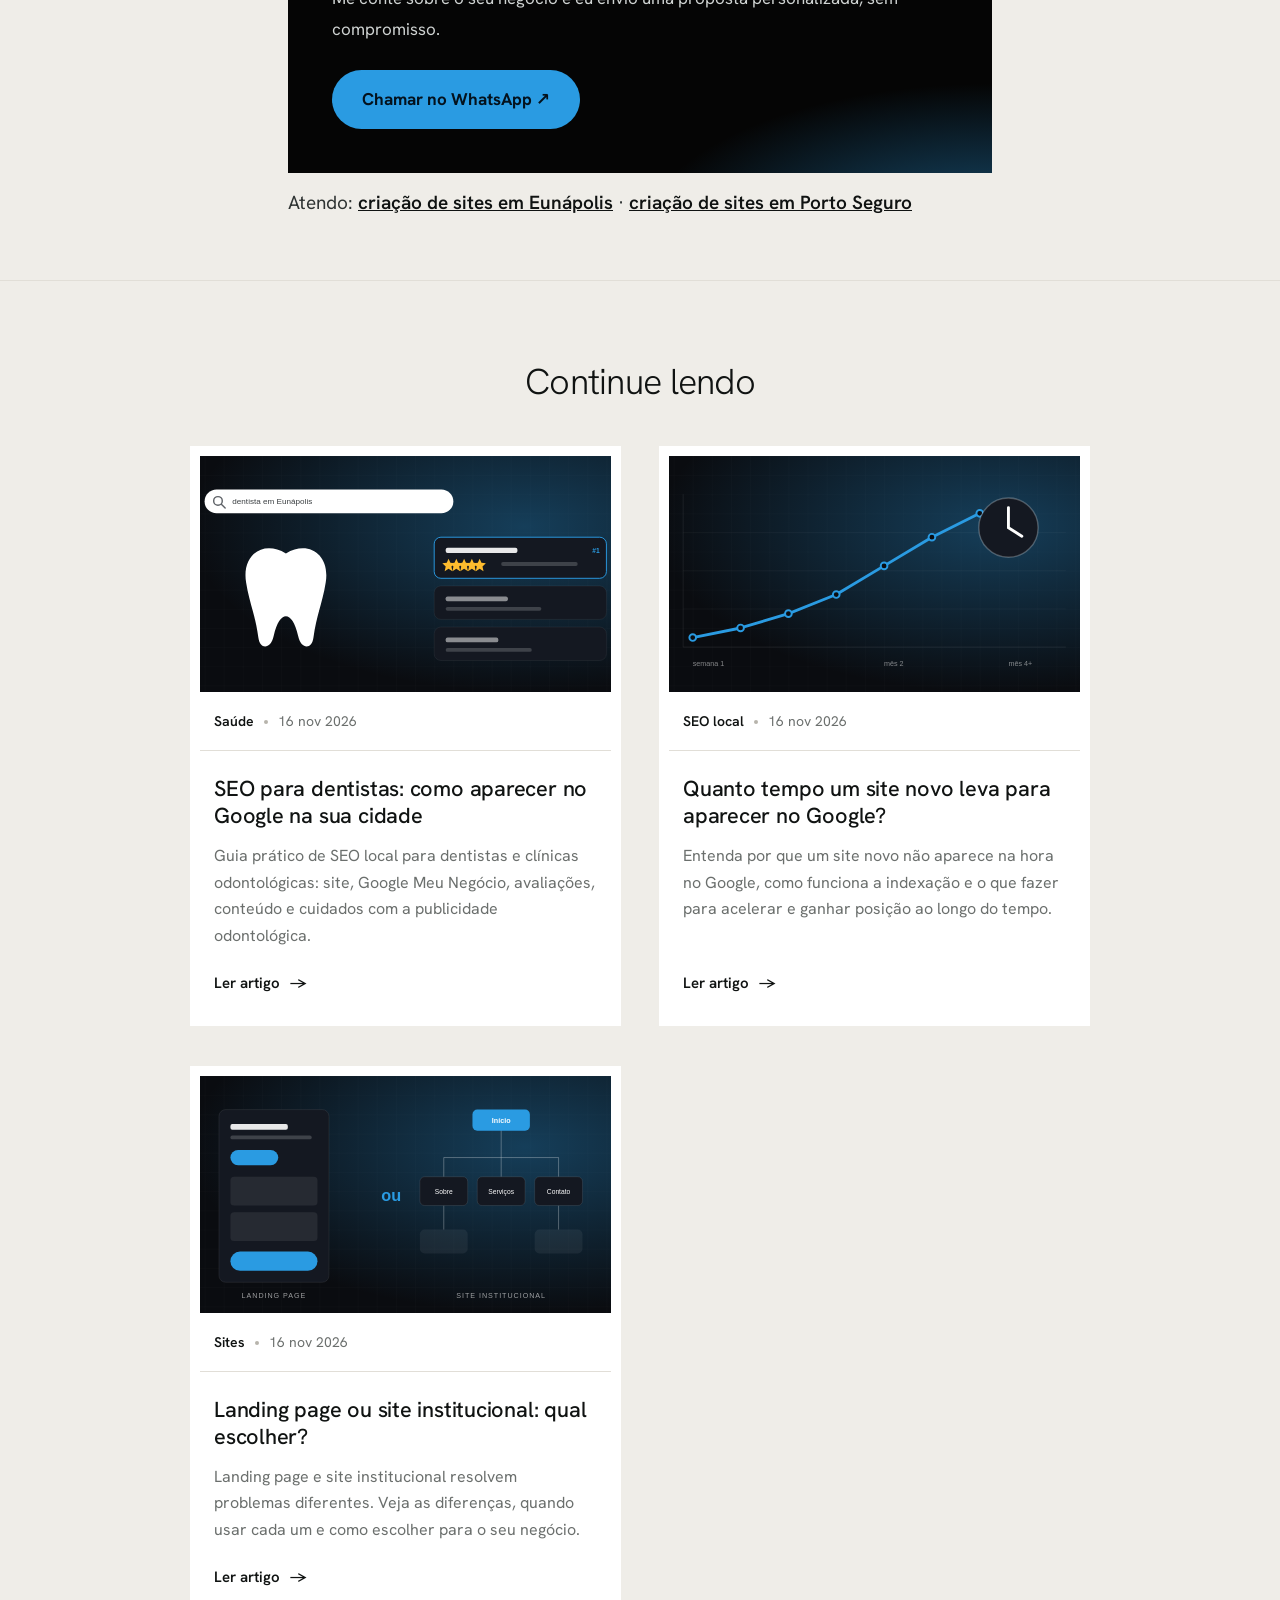
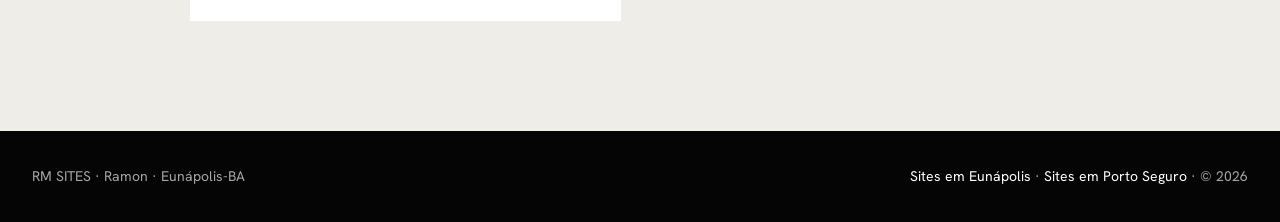
<file: blog/como-aparecer-no-google-meu-negocio/index.html>
<!DOCTYPE html>
<html lang="pt-BR">
<head>
<meta charset="utf-8">
<meta name="viewport" content="width=device-width, initial-scale=1">
<title>Como aparecer no Google Meu Negócio (SEO local) | RM SITES</title>
<meta name="description" content="Passo a passo para melhorar seu perfil no Google Meu Negócio e aparecer no mapa: categorias, descrição, avaliações, fotos, posts e site.">
<meta name="robots" content="index, follow, max-image-preview:large">
<meta name="theme-color" content="#050505">
<link rel="canonical" href="https://www.ramonwebpro.com.br/blog/como-aparecer-no-google-meu-negocio/">
<link rel="icon" href="/favicon.svg" type="image/svg+xml">
<meta property="og:type" content="article"><meta property="og:locale" content="pt_BR"><meta property="og:site_name" content="RM SITES">
<meta property="og:title" content="Como aparecer no Google Meu Negócio (SEO local) | RM SITES"><meta property="og:description" content="Passo a passo para melhorar seu perfil no Google Meu Negócio e aparecer no mapa: categorias, descrição, avaliações, fotos, posts e site.">
<meta property="og:url" content="https://www.ramonwebpro.com.br/blog/como-aparecer-no-google-meu-negocio/"><meta property="og:image" content="https://www.ramonwebpro.com.br/assets/blog-como-aparecer-no-google-meu-negocio.jpg"><meta property="og:image:width" content="1200"><meta property="og:image:height" content="630"><meta property="og:image:alt" content="Como aparecer no Google Meu Negócio: guia de SEO local"><meta property=article:published_time content=2026-11-16><meta property=article:author content=Ramon>
<meta name="twitter:card" content="summary_large_image"><meta name="twitter:title" content="Como aparecer no Google Meu Negócio (SEO local) | RM SITES"><meta name="twitter:description" content="Passo a passo para melhorar seu perfil no Google Meu Negócio e aparecer no mapa: categorias, descrição, avaliações, fotos, posts e site."><meta name="twitter:image" content="https://www.ramonwebpro.com.br/assets/blog-como-aparecer-no-google-meu-negocio.jpg">
<link rel="preconnect" href="https://fonts.googleapis.com"><link rel="preconnect" href="https://fonts.gstatic.com" crossorigin>
<link href="https://fonts.googleapis.com/css2?family=Hanken+Grotesk:wght@300;400;500;600;700;800&family=Instrument+Serif:ital@1&display=swap" rel="stylesheet">
<link rel="stylesheet" href="/blog.css">
<script type="application/ld+json">{"@context": "https://schema.org", "@graph": [{"@type": "BlogPosting", "@id": "https://www.ramonwebpro.com.br/blog/como-aparecer-no-google-meu-negocio/#post", "headline": "Como aparecer no Google Meu Negócio: guia de SEO local", "description": "Passo a passo para melhorar seu perfil no Google Meu Negócio e aparecer no mapa: categorias, descrição, avaliações, fotos, posts e site.", "inLanguage": "pt-BR", "mainEntityOfPage": "https://www.ramonwebpro.com.br/blog/como-aparecer-no-google-meu-negocio/", "datePublished": "2026-11-16", "dateModified": "2026-11-16", "image": "https://www.ramonwebpro.com.br/assets/blog-como-aparecer-no-google-meu-negocio.jpg", "author": {"@type": "Person", "name": "Ramon", "url": "https://www.ramonwebpro.com.br/"}, "publisher": {"@id": "https://www.ramonwebpro.com.br/#negocio"}}, {"@type": "BreadcrumbList", "itemListElement": [{"@type": "ListItem", "position": 1, "name": "Início", "item": "https://www.ramonwebpro.com.br/"}, {"@type": "ListItem", "position": 2, "name": "Blog", "item": "https://www.ramonwebpro.com.br/blog/"}, {"@type": "ListItem", "position": 3, "name": "Como aparecer no Google Meu Negócio: guia de SEO local", "item": "https://www.ramonwebpro.com.br/blog/como-aparecer-no-google-meu-negocio/"}]}, {"@type": "FAQPage", "mainEntity": [{"@type": "Question", "name": "Quanto tempo leva para aparecer no mapa?", "acceptedAnswer": {"@type": "Answer", "text": "Varia com a concorrência, a completude do perfil e as avaliações. Em geral são semanas a meses de trabalho consistente, e não existe garantia de posição."}}, {"@type": "Question", "name": "Empresa sem endereço pode aparecer?", "acceptedAnswer": {"@type": "Answer", "text": "Pode, como negócio de área de atendimento, mas a disputa costuma ser mais difícil do que para quem tem endereço no mapa. Avaliações e um bom site ajudam."}}]}]}</script>
</head>
<body>
<header class="top"><div class="w"><a class="brand" href="/" aria-label="RM SITES, página inicial">rm<span>sites</span><i>*</i></a><nav aria-label="Principal"><a class="hm" href="/">Início</a><a class="hm" href="/#projetos">Projetos</a><a class="hm" href="/#servicos">Serviços</a><a class="on" href="/blog/">Blog</a><a class="wbtn" href="https://wa.me/5573981598854?text=Ol%C3%A1%20Ramon%21%20Vi%20seu%20blog%20e%20quero%20um%20or%C3%A7amento." target="_blank" rel="noopener">WhatsApp</a></nav></div></header>
<main>
<section class="bh ah"><div class="w"><span class="pill">SEO local</span>
<h1>Como aparecer no Google Meu Negócio: guia de SEO local</h1>
<nav class="crumb" aria-label="Você está em"><a href="/">Início</a><b>›</b><a href="/blog/">Blog</a><b>›</b><span>SEO local</span></nav>
<div class="ameta"><span>16 de novembro de 2026</span><i></i><span>6 min de leitura</span><i></i><span>Por Ramon, RM SITES</span></div></div></section>
<div class="cover"><img src="/assets/blog-como-aparecer-no-google-meu-negocio.svg" width="1000" height="494" alt="Como aparecer no Google Meu Negócio: guia de SEO local"></div>
<article class="body">
<p class="lead">Quando alguém pesquisa algo como &#x27;criação de sites em Eunápolis&#x27; ou &#x27;dentista perto de mim&#x27;, o Google mostra primeiro um mapa com algumas empresas. Aparecer ali depende, em grande parte, do seu perfil de empresa. Veja o que fazer.</p>
<h2>1. Crie e verifique o perfil</h2><p>Cadastre sua empresa no Google Meu Negócio e conclua a verificação. Sem ela, o perfil tem pouquíssima visibilidade.</p><h2>2. Escolha bem a categoria principal</h2><p>A categoria principal é um dos fatores mais fortes. Escolha a que melhor descreve o seu negócio e adicione categorias secundárias para os outros serviços.</p><h2>3. Preencha tudo, com consistência</h2><p>Nome, telefone, site, horário, área de atendimento e serviços completos. Mantenha os mesmos dados em todos os lugares onde sua empresa aparece.</p><h2>4. Escreva uma boa descrição</h2><p>Explique o que você faz, para quem e onde atende, em linguagem natural, sem encher de palavras-chave.</p><h2>5. Peça avaliações reais</h2><p>Avaliações de clientes pesam muito. Peça depois de um bom atendimento, mande o link direto pelo WhatsApp e responda todas, inclusive as críticas. Nunca compre nem invente avaliações: é contra as regras do Google.</p><h2>6. Use fotos e posts</h2><p>Fotos reais do trabalho e da equipe passam confiança. Posts periódicos mostram que o perfil está ativo.</p><h2>7. Ligue o perfil a um site otimizado</h2><p>Um site com páginas sobre os serviços e as cidades atendidas dá ao Google mais contexto e complementa o perfil. É a combinação dos dois que sustenta bons resultados no longo prazo.</p><h2>Tenha paciência</h2><p>Perfis novos levam tempo para ganhar posição, principalmente em segmentos com concorrência. Consistência e avaliações ao longo dos meses fazem a diferença.</p>
<h2>Perguntas frequentes</h2><details><summary>Quanto tempo leva para aparecer no mapa?</summary><p>Varia com a concorrência, a completude do perfil e as avaliações. Em geral são semanas a meses de trabalho consistente, e não existe garantia de posição.</p></details><details><summary>Empresa sem endereço pode aparecer?</summary><p>Pode, como negócio de área de atendimento, mas a disputa costuma ser mais difícil do que para quem tem endereço no mapa. Avaliações e um bom site ajudam.</p></details>
<aside class="box"><h3>Quer um site que seja encontrado no Google?</h3><p>Me conte sobre o seu negócio e eu envio uma proposta personalizada, sem compromisso.</p>
<a class="btn" href="https://wa.me/5573981598854?text=Ol%C3%A1%20Ramon%21%20Li%20seu%20artigo%20e%20quero%20um%20or%C3%A7amento%20de%20site." target="_blank" rel="noopener">Chamar no WhatsApp ↗</a></aside>
<p class="near">Atendo: <a href="/criacao-de-sites-eunapolis/">criação de sites em Eunápolis</a> · <a href="/criacao-de-sites-porto-seguro/">criação de sites em Porto Seguro</a></p>
</article>
<section class="more"><div class="w"><h3>Continue lendo</h3><div class="cards"><a class="card" data-cat="Saúde" href="/blog/seo-para-dentistas/"><div class="im"><img src="/assets/blog-seo-para-dentistas.svg" width="1000" height="494" loading="lazy" alt="SEO para dentistas: como aparecer no Google na sua cidade"></div><div class="meta"><b>Saúde</b><i></i><span>16 nov 2026</span></div><h2>SEO para dentistas: como aparecer no Google na sua cidade</h2><p>Guia prático de SEO local para dentistas e clínicas odontológicas: site, Google Meu Negócio, avaliações, conteúdo e cuidados com a publicidade odontológica.</p><span class="go">Ler artigo <span aria-hidden="true">→</span></span></a><a class="card" data-cat="SEO local" href="/blog/quanto-tempo-um-site-leva-para-aparecer-no-google/"><div class="im"><img src="/assets/blog-quanto-tempo-um-site-leva-para-aparecer-no-google.svg" width="1000" height="494" loading="lazy" alt="Quanto tempo um site novo leva para aparecer no Google?"></div><div class="meta"><b>SEO local</b><i></i><span>16 nov 2026</span></div><h2>Quanto tempo um site novo leva para aparecer no Google?</h2><p>Entenda por que um site novo não aparece na hora no Google, como funciona a indexação e o que fazer para acelerar e ganhar posição ao longo do tempo.</p><span class="go">Ler artigo <span aria-hidden="true">→</span></span></a><a class="card" data-cat="Sites" href="/blog/landing-page-ou-site-institucional/"><div class="im"><img src="/assets/blog-landing-page-ou-site-institucional.svg" width="1000" height="494" loading="lazy" alt="Landing page ou site institucional: qual escolher?"></div><div class="meta"><b>Sites</b><i></i><span>16 nov 2026</span></div><h2>Landing page ou site institucional: qual escolher?</h2><p>Landing page e site institucional resolvem problemas diferentes. Veja as diferenças, quando usar cada um e como escolher para o seu negócio.</p><span class="go">Ler artigo <span aria-hidden="true">→</span></span></a></div></div></section>
</main>
<footer class="foot"><div class="w"><span>RM SITES · Ramon · Eunápolis-BA</span><span><a href="/criacao-de-sites-eunapolis/">Sites em Eunápolis</a> · <a href="/criacao-de-sites-porto-seguro/">Sites em Porto Seguro</a> · © 2026</span></div></footer>
</body></html>
</file>
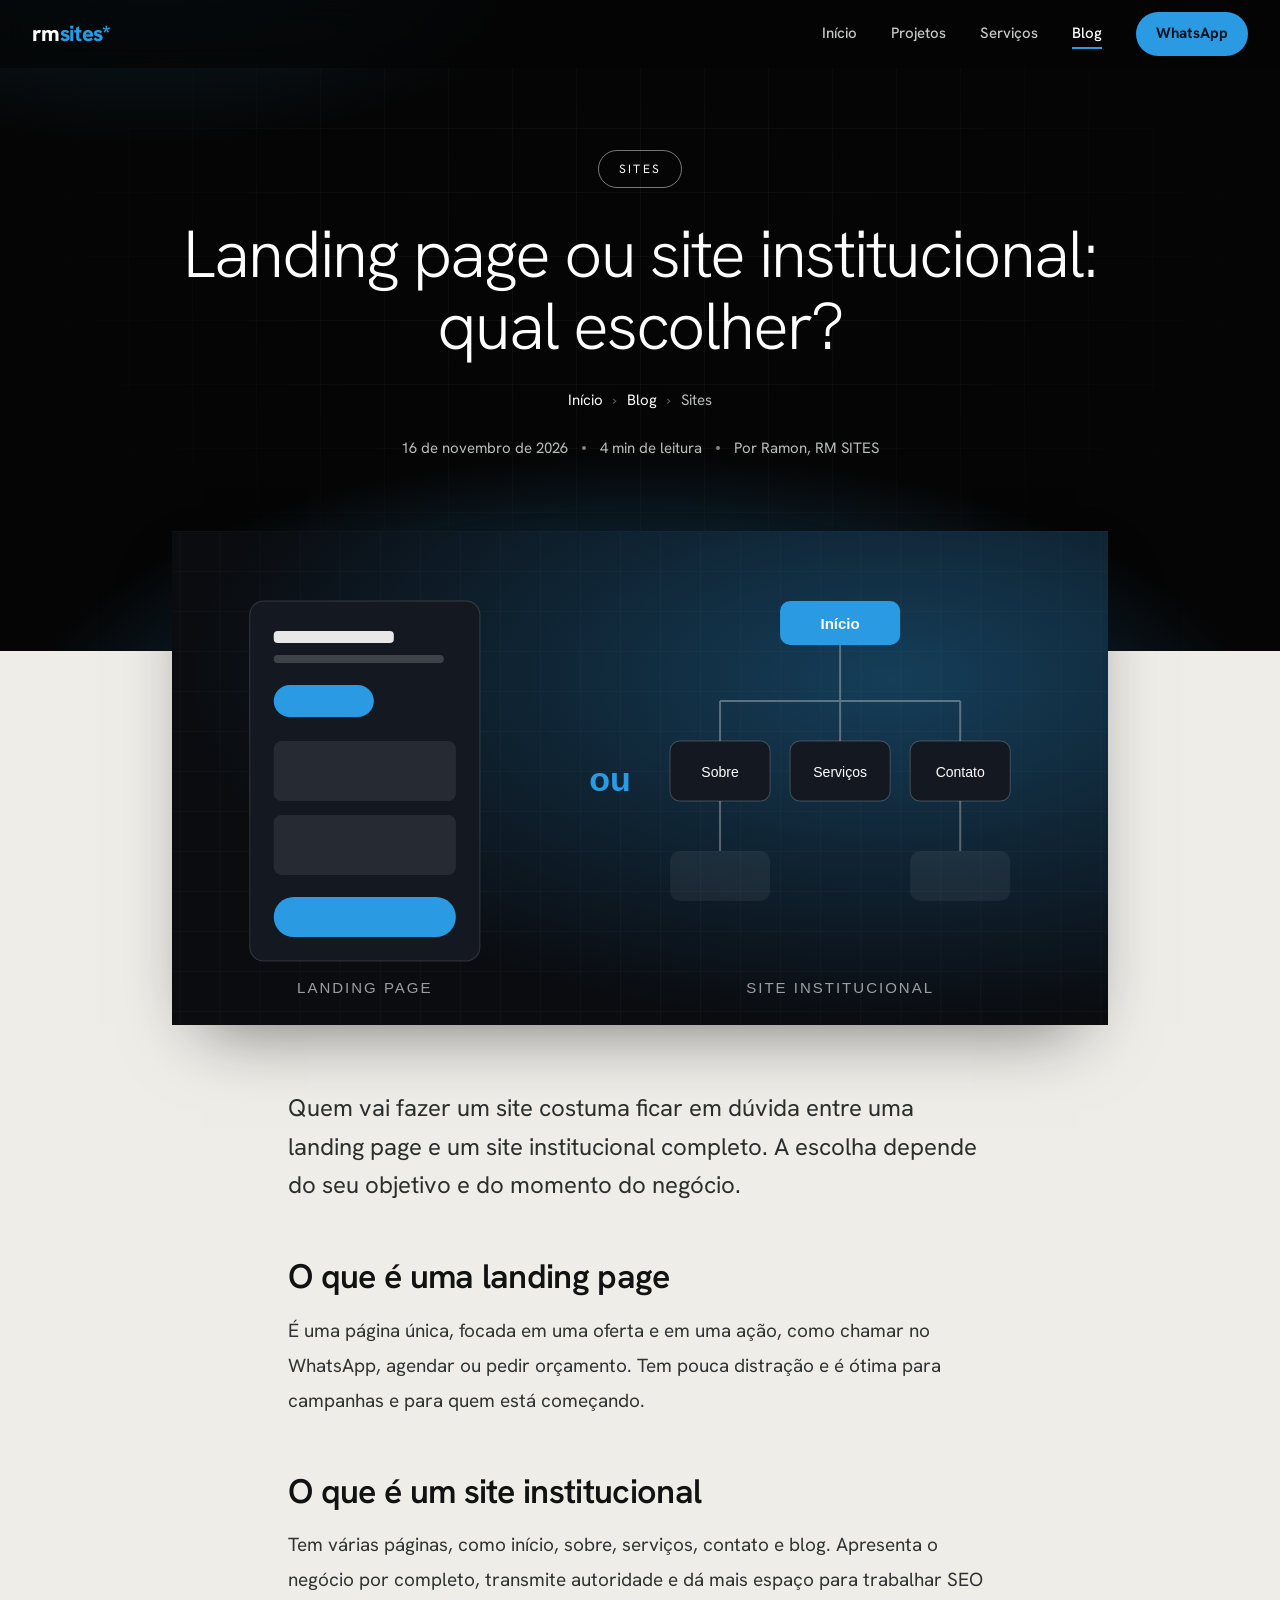
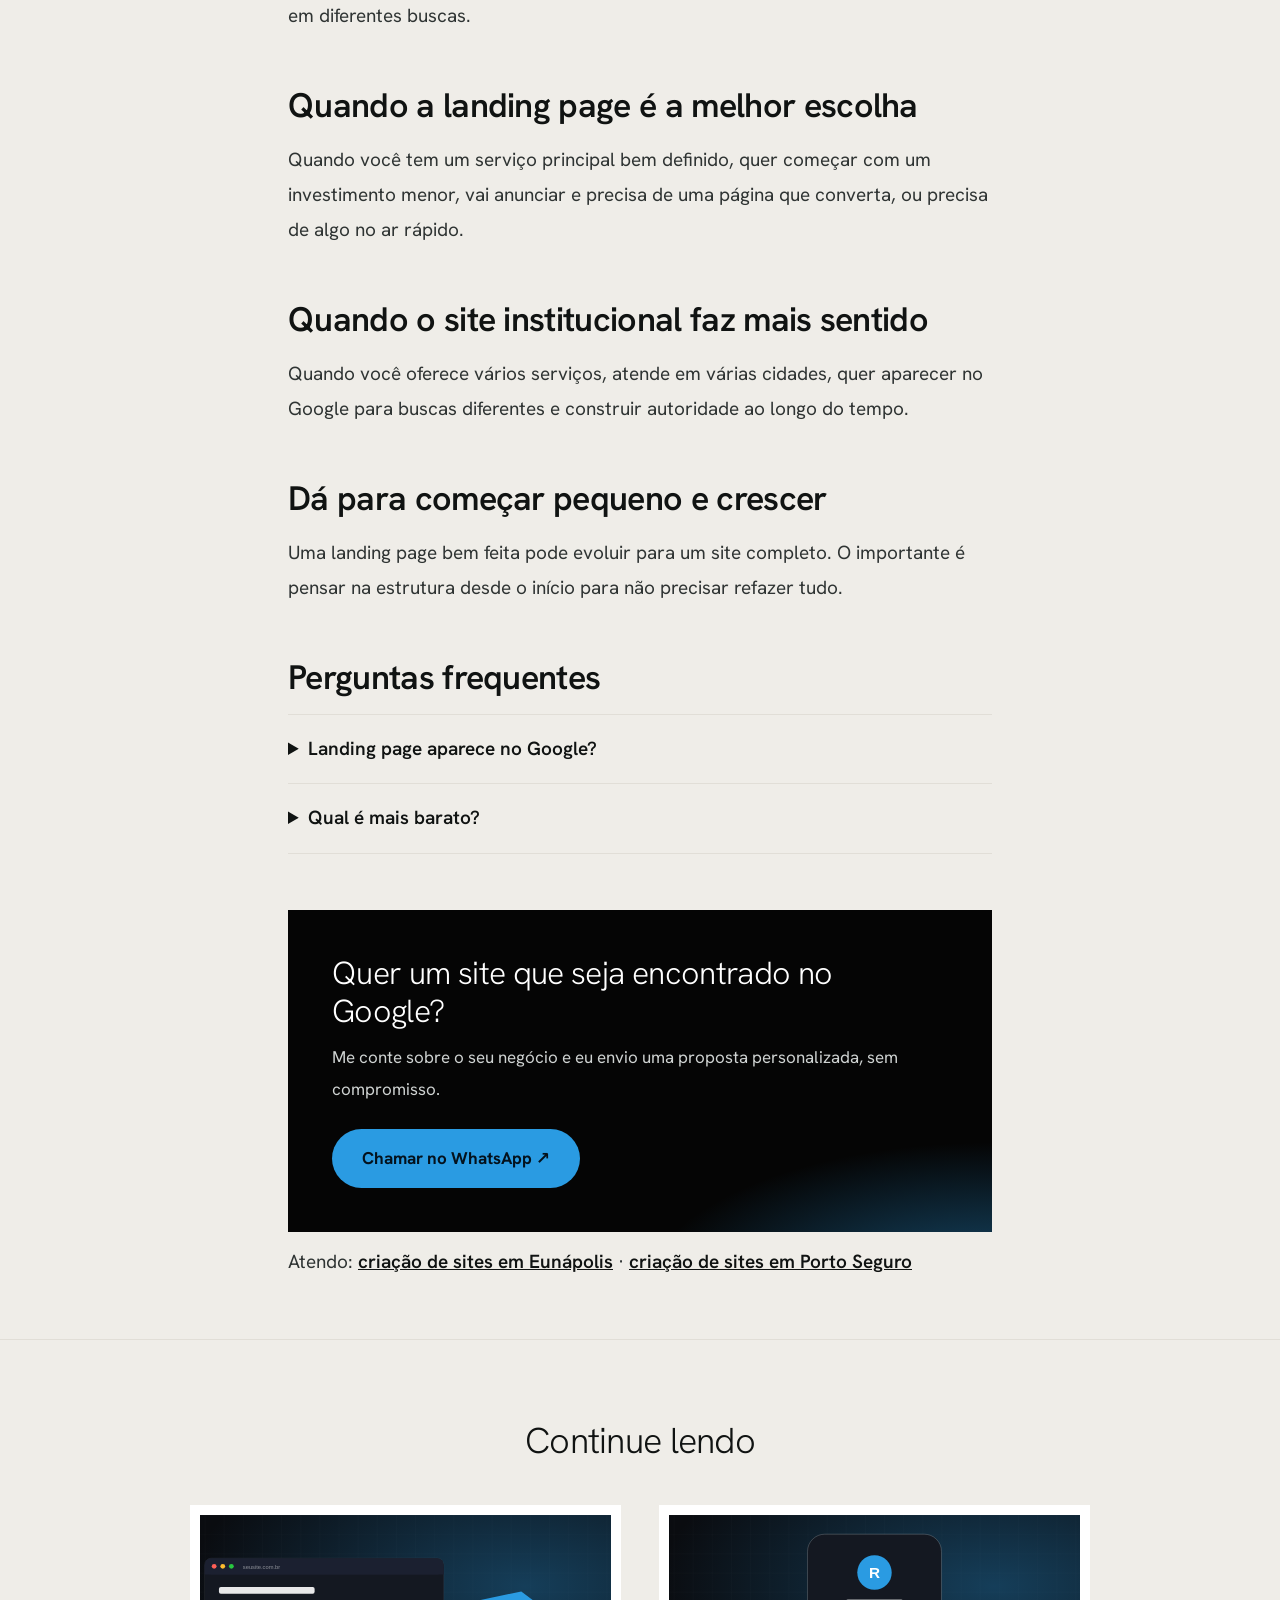
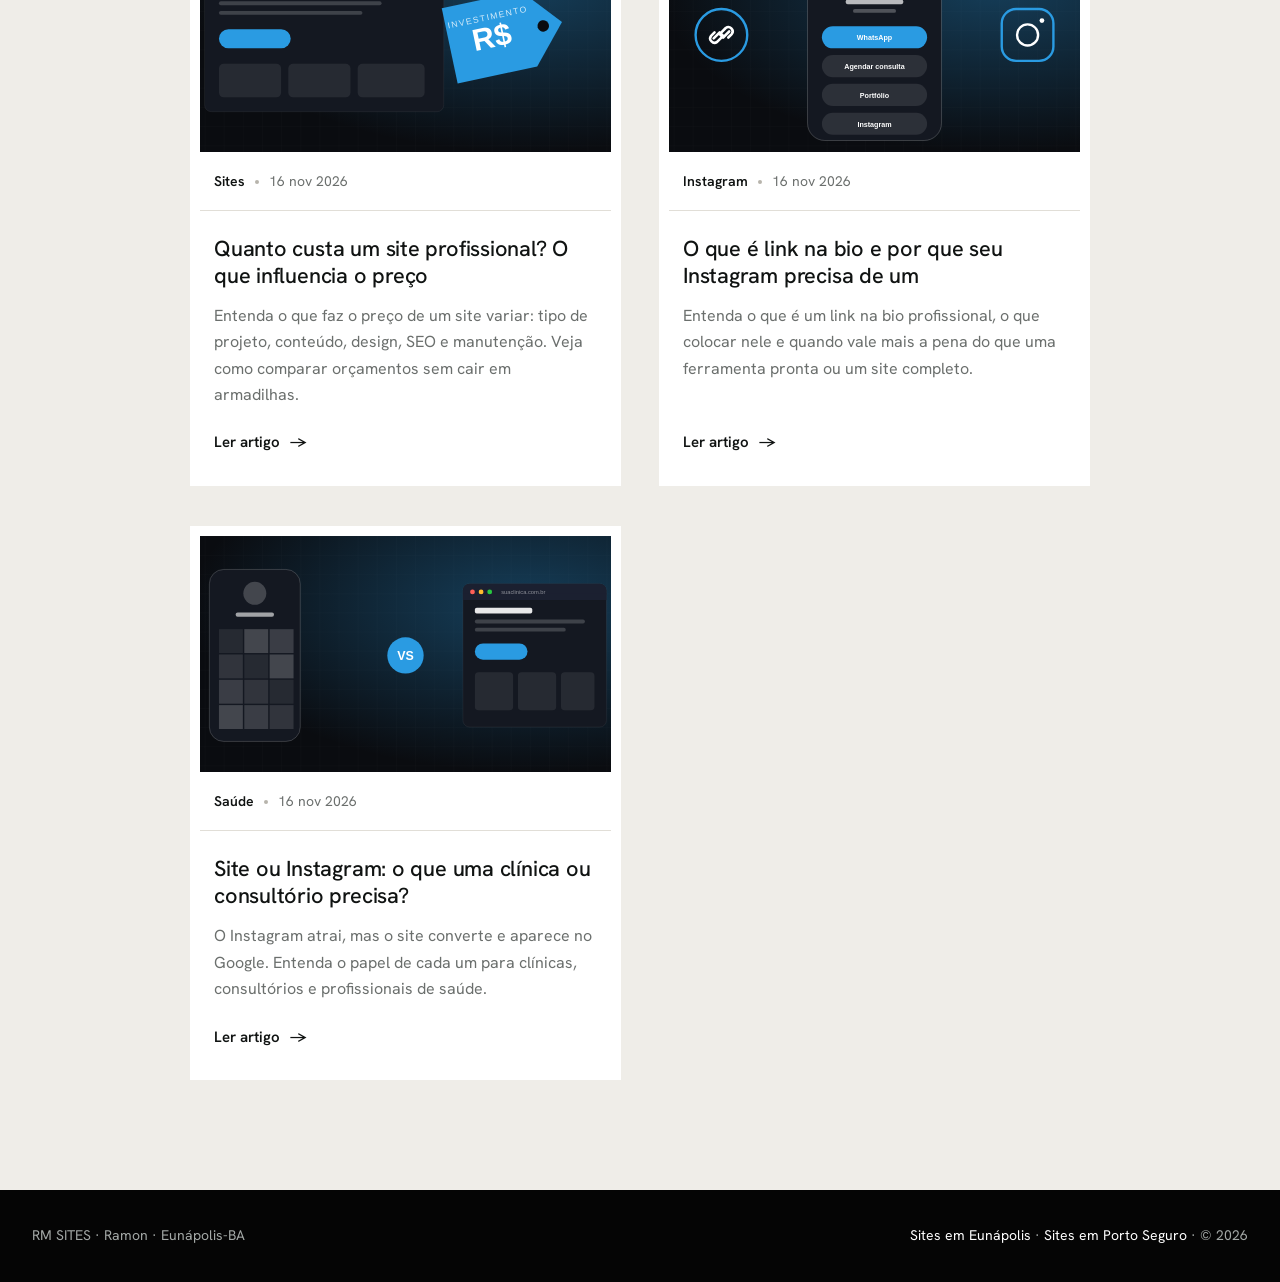
<file: blog/landing-page-ou-site-institucional/index.html>
<!DOCTYPE html>
<html lang="pt-BR">
<head>
<meta charset="utf-8">
<meta name="viewport" content="width=device-width, initial-scale=1">
<title>Landing page ou site institucional? | RM SITES</title>
<meta name="description" content="Landing page e site institucional resolvem problemas diferentes. Veja as diferenças, quando usar cada um e como escolher para o seu negócio.">
<meta name="robots" content="index, follow, max-image-preview:large">
<meta name="theme-color" content="#050505">
<link rel="canonical" href="https://www.ramonwebpro.com.br/blog/landing-page-ou-site-institucional/">
<link rel="icon" href="/favicon.svg" type="image/svg+xml">
<meta property="og:type" content="article"><meta property="og:locale" content="pt_BR"><meta property="og:site_name" content="RM SITES">
<meta property="og:title" content="Landing page ou site institucional? | RM SITES"><meta property="og:description" content="Landing page e site institucional resolvem problemas diferentes. Veja as diferenças, quando usar cada um e como escolher para o seu negócio.">
<meta property="og:url" content="https://www.ramonwebpro.com.br/blog/landing-page-ou-site-institucional/"><meta property="og:image" content="https://www.ramonwebpro.com.br/assets/blog-landing-page-ou-site-institucional.jpg"><meta property="og:image:width" content="1200"><meta property="og:image:height" content="630"><meta property="og:image:alt" content="Landing page ou site institucional: qual escolher?"><meta property=article:published_time content=2026-11-16><meta property=article:author content=Ramon>
<meta name="twitter:card" content="summary_large_image"><meta name="twitter:title" content="Landing page ou site institucional? | RM SITES"><meta name="twitter:description" content="Landing page e site institucional resolvem problemas diferentes. Veja as diferenças, quando usar cada um e como escolher para o seu negócio."><meta name="twitter:image" content="https://www.ramonwebpro.com.br/assets/blog-landing-page-ou-site-institucional.jpg">
<link rel="preconnect" href="https://fonts.googleapis.com"><link rel="preconnect" href="https://fonts.gstatic.com" crossorigin>
<link href="https://fonts.googleapis.com/css2?family=Hanken+Grotesk:wght@300;400;500;600;700;800&family=Instrument+Serif:ital@1&display=swap" rel="stylesheet">
<link rel="stylesheet" href="/blog.css">
<script type="application/ld+json">{"@context": "https://schema.org", "@graph": [{"@type": "BlogPosting", "@id": "https://www.ramonwebpro.com.br/blog/landing-page-ou-site-institucional/#post", "headline": "Landing page ou site institucional: qual escolher?", "description": "Landing page e site institucional resolvem problemas diferentes. Veja as diferenças, quando usar cada um e como escolher para o seu negócio.", "inLanguage": "pt-BR", "mainEntityOfPage": "https://www.ramonwebpro.com.br/blog/landing-page-ou-site-institucional/", "datePublished": "2026-11-16", "dateModified": "2026-11-16", "image": "https://www.ramonwebpro.com.br/assets/blog-landing-page-ou-site-institucional.jpg", "author": {"@type": "Person", "name": "Ramon", "url": "https://www.ramonwebpro.com.br/"}, "publisher": {"@id": "https://www.ramonwebpro.com.br/#negocio"}}, {"@type": "BreadcrumbList", "itemListElement": [{"@type": "ListItem", "position": 1, "name": "Início", "item": "https://www.ramonwebpro.com.br/"}, {"@type": "ListItem", "position": 2, "name": "Blog", "item": "https://www.ramonwebpro.com.br/blog/"}, {"@type": "ListItem", "position": 3, "name": "Landing page ou site institucional: qual escolher?", "item": "https://www.ramonwebpro.com.br/blog/landing-page-ou-site-institucional/"}]}, {"@type": "FAQPage", "mainEntity": [{"@type": "Question", "name": "Landing page aparece no Google?", "acceptedAnswer": {"@type": "Answer", "text": "Pode aparecer, mas como tem uma única página, concorre por menos buscas. Um site com várias páginas costuma ter mais alcance orgânico."}}, {"@type": "Question", "name": "Qual é mais barato?", "acceptedAnswer": {"@type": "Answer", "text": "Em geral a landing page, por ser menor. O valor final depende do projeto e do conteúdo."}}]}]}</script>
</head>
<body>
<header class="top"><div class="w"><a class="brand" href="/" aria-label="RM SITES, página inicial">rm<span>sites</span><i>*</i></a><nav aria-label="Principal"><a class="hm" href="/">Início</a><a class="hm" href="/#projetos">Projetos</a><a class="hm" href="/#servicos">Serviços</a><a class="on" href="/blog/">Blog</a><a class="wbtn" href="https://wa.me/5573981598854?text=Ol%C3%A1%20Ramon%21%20Vi%20seu%20blog%20e%20quero%20um%20or%C3%A7amento." target="_blank" rel="noopener">WhatsApp</a></nav></div></header>
<main>
<section class="bh ah"><div class="w"><span class="pill">Sites</span>
<h1>Landing page ou site institucional: qual escolher?</h1>
<nav class="crumb" aria-label="Você está em"><a href="/">Início</a><b>›</b><a href="/blog/">Blog</a><b>›</b><span>Sites</span></nav>
<div class="ameta"><span>16 de novembro de 2026</span><i></i><span>4 min de leitura</span><i></i><span>Por Ramon, RM SITES</span></div></div></section>
<div class="cover"><img src="/assets/blog-landing-page-ou-site-institucional.svg" width="1000" height="494" alt="Landing page ou site institucional: qual escolher?"></div>
<article class="body">
<p class="lead">Quem vai fazer um site costuma ficar em dúvida entre uma landing page e um site institucional completo. A escolha depende do seu objetivo e do momento do negócio.</p>
<h2>O que é uma landing page</h2><p>É uma página única, focada em uma oferta e em uma ação, como chamar no WhatsApp, agendar ou pedir orçamento. Tem pouca distração e é ótima para campanhas e para quem está começando.</p><h2>O que é um site institucional</h2><p>Tem várias páginas, como início, sobre, serviços, contato e blog. Apresenta o negócio por completo, transmite autoridade e dá mais espaço para trabalhar SEO em diferentes buscas.</p><h2>Quando a landing page é a melhor escolha</h2><p>Quando você tem um serviço principal bem definido, quer começar com um investimento menor, vai anunciar e precisa de uma página que converta, ou precisa de algo no ar rápido.</p><h2>Quando o site institucional faz mais sentido</h2><p>Quando você oferece vários serviços, atende em várias cidades, quer aparecer no Google para buscas diferentes e construir autoridade ao longo do tempo.</p><h2>Dá para começar pequeno e crescer</h2><p>Uma landing page bem feita pode evoluir para um site completo. O importante é pensar na estrutura desde o início para não precisar refazer tudo.</p>
<h2>Perguntas frequentes</h2><details><summary>Landing page aparece no Google?</summary><p>Pode aparecer, mas como tem uma única página, concorre por menos buscas. Um site com várias páginas costuma ter mais alcance orgânico.</p></details><details><summary>Qual é mais barato?</summary><p>Em geral a landing page, por ser menor. O valor final depende do projeto e do conteúdo.</p></details>
<aside class="box"><h3>Quer um site que seja encontrado no Google?</h3><p>Me conte sobre o seu negócio e eu envio uma proposta personalizada, sem compromisso.</p>
<a class="btn" href="https://wa.me/5573981598854?text=Ol%C3%A1%20Ramon%21%20Li%20seu%20artigo%20e%20quero%20um%20or%C3%A7amento%20de%20site." target="_blank" rel="noopener">Chamar no WhatsApp ↗</a></aside>
<p class="near">Atendo: <a href="/criacao-de-sites-eunapolis/">criação de sites em Eunápolis</a> · <a href="/criacao-de-sites-porto-seguro/">criação de sites em Porto Seguro</a></p>
</article>
<section class="more"><div class="w"><h3>Continue lendo</h3><div class="cards"><a class="card" data-cat="Sites" href="/blog/quanto-custa-um-site-profissional/"><div class="im"><img src="/assets/blog-quanto-custa-um-site-profissional.svg" width="1000" height="494" loading="lazy" alt="Quanto custa um site profissional? O que influencia o preço"></div><div class="meta"><b>Sites</b><i></i><span>16 nov 2026</span></div><h2>Quanto custa um site profissional? O que influencia o preço</h2><p>Entenda o que faz o preço de um site variar: tipo de projeto, conteúdo, design, SEO e manutenção. Veja como comparar orçamentos sem cair em armadilhas.</p><span class="go">Ler artigo <span aria-hidden="true">→</span></span></a><a class="card" data-cat="Instagram" href="/blog/o-que-e-link-na-bio/"><div class="im"><img src="/assets/blog-o-que-e-link-na-bio.svg" width="1000" height="494" loading="lazy" alt="O que é link na bio e por que seu Instagram precisa de um"></div><div class="meta"><b>Instagram</b><i></i><span>16 nov 2026</span></div><h2>O que é link na bio e por que seu Instagram precisa de um</h2><p>Entenda o que é um link na bio profissional, o que colocar nele e quando vale mais a pena do que uma ferramenta pronta ou um site completo.</p><span class="go">Ler artigo <span aria-hidden="true">→</span></span></a><a class="card" data-cat="Saúde" href="/blog/site-ou-instagram-para-clinica/"><div class="im"><img src="/assets/blog-site-ou-instagram-para-clinica.svg" width="1000" height="494" loading="lazy" alt="Site ou Instagram: o que uma clínica ou consultório precisa?"></div><div class="meta"><b>Saúde</b><i></i><span>16 nov 2026</span></div><h2>Site ou Instagram: o que uma clínica ou consultório precisa?</h2><p>O Instagram atrai, mas o site converte e aparece no Google. Entenda o papel de cada um para clínicas, consultórios e profissionais de saúde.</p><span class="go">Ler artigo <span aria-hidden="true">→</span></span></a></div></div></section>
</main>
<footer class="foot"><div class="w"><span>RM SITES · Ramon · Eunápolis-BA</span><span><a href="/criacao-de-sites-eunapolis/">Sites em Eunápolis</a> · <a href="/criacao-de-sites-porto-seguro/">Sites em Porto Seguro</a> · © 2026</span></div></footer>
</body></html>
</file>
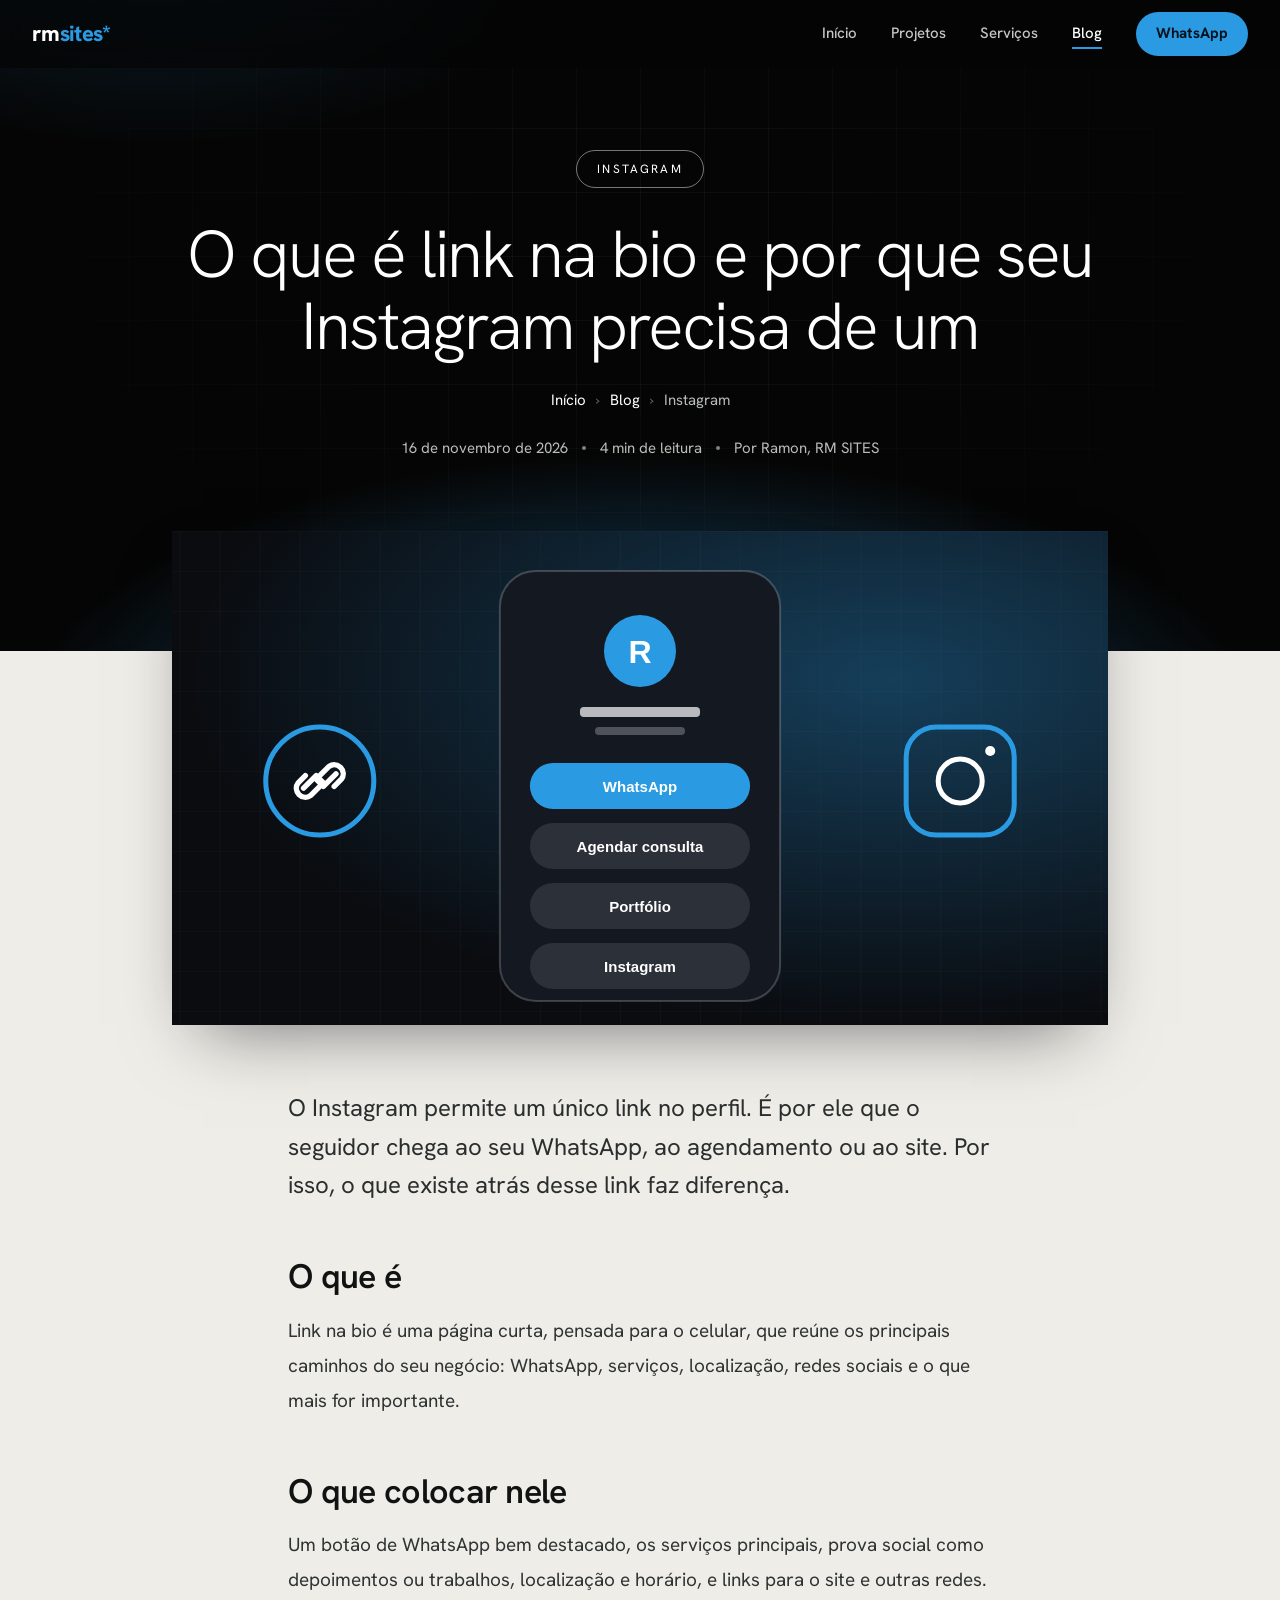
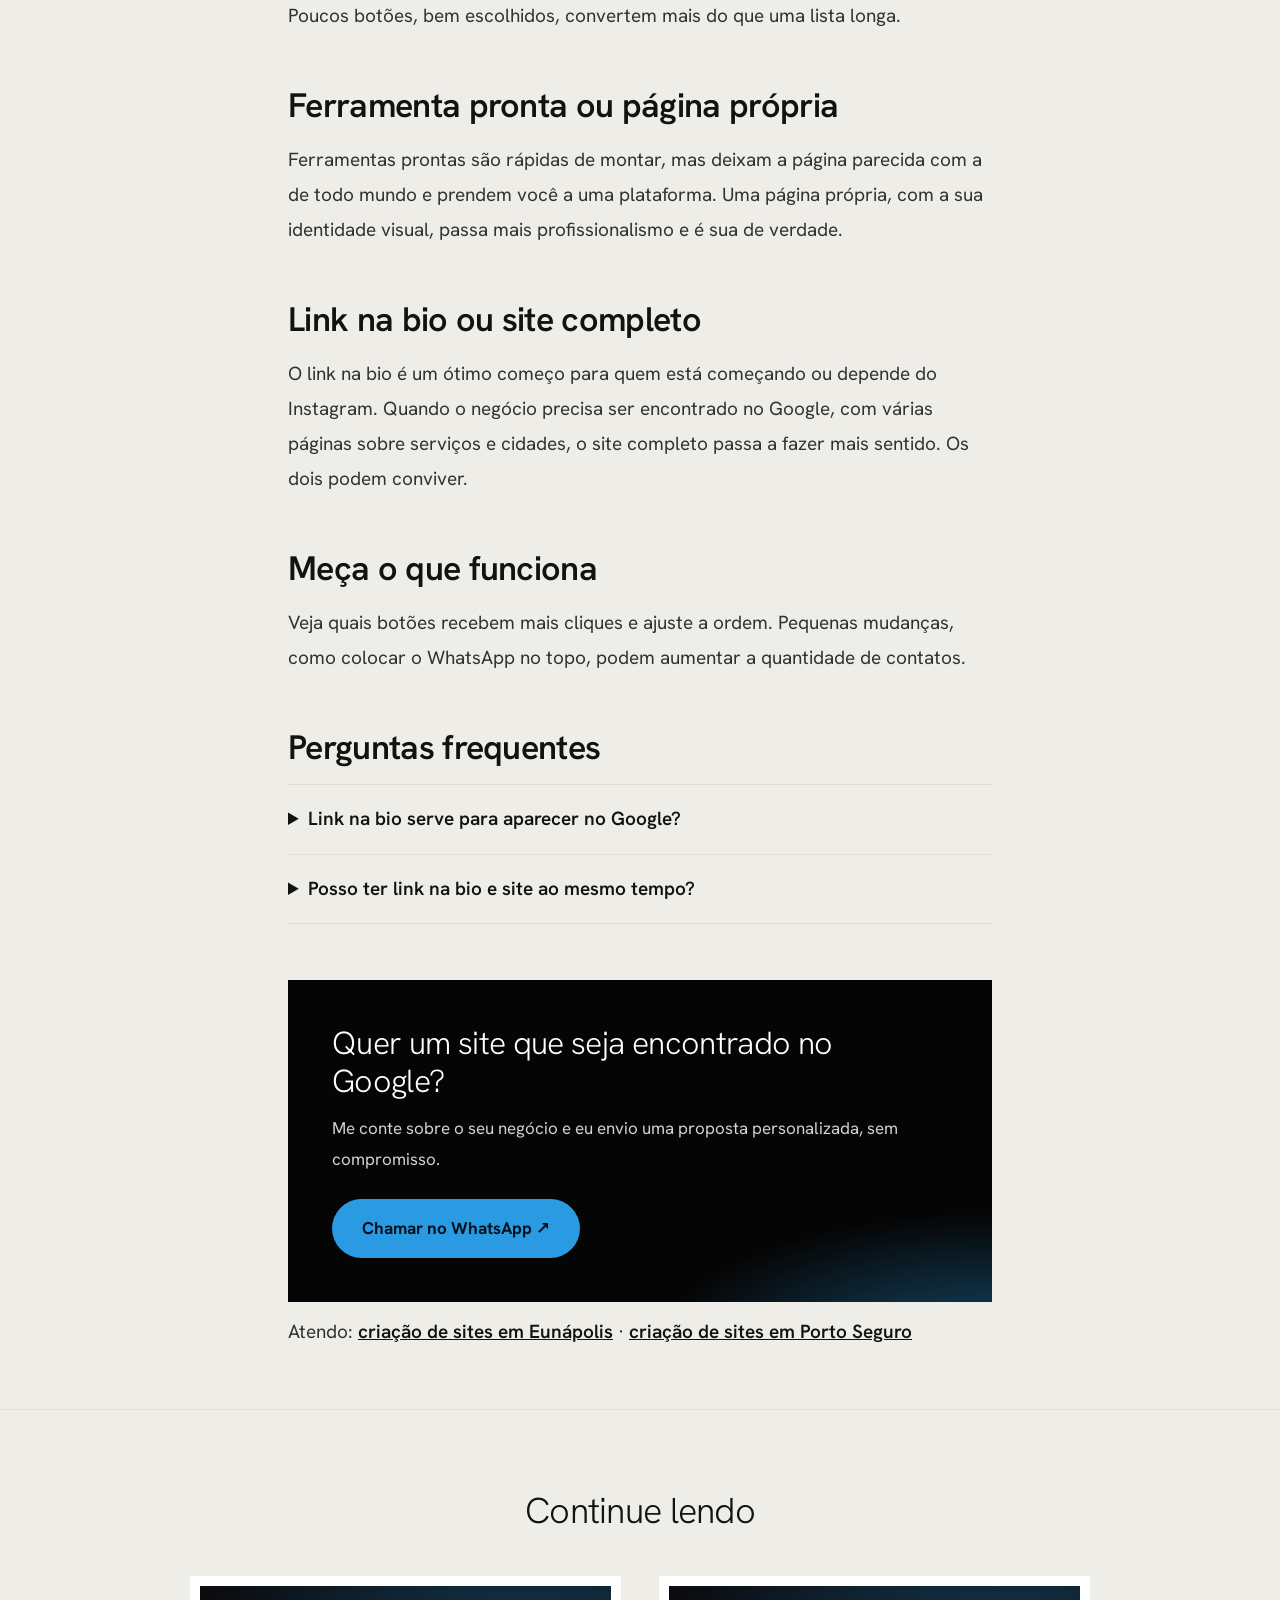
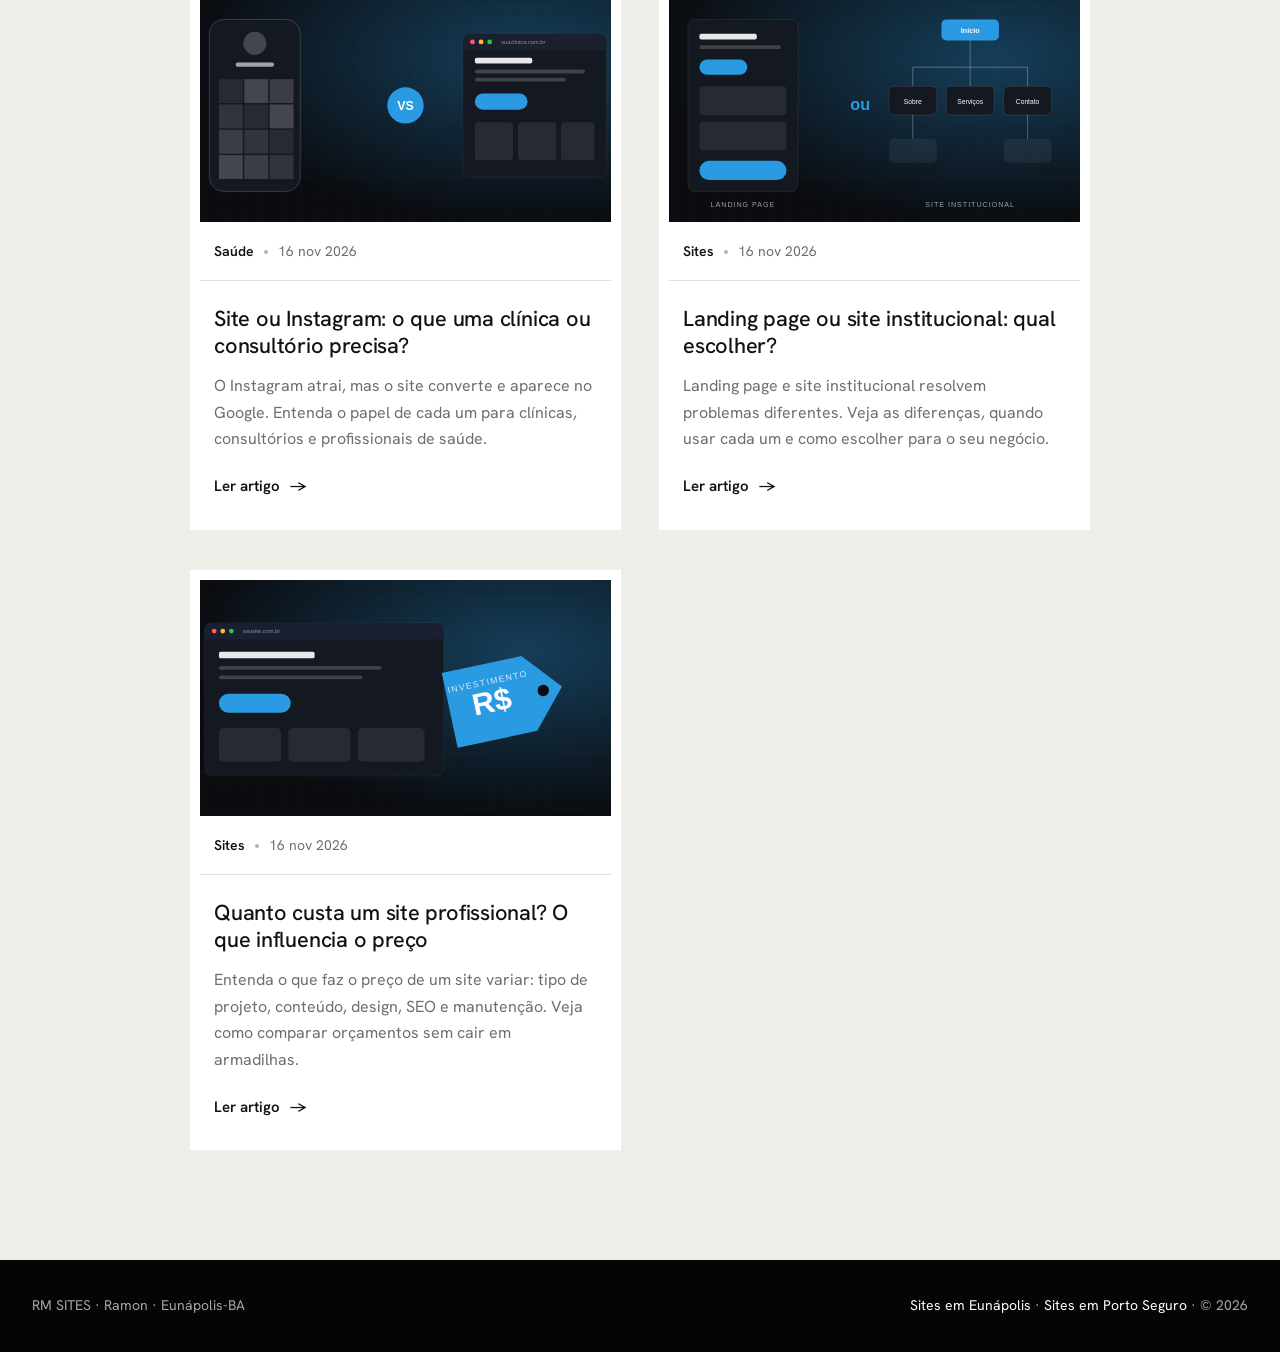
<file: blog/o-que-e-link-na-bio/index.html>
<!DOCTYPE html>
<html lang="pt-BR">
<head>
<meta charset="utf-8">
<meta name="viewport" content="width=device-width, initial-scale=1">
<title>O que é link na bio e por que usar | RM SITES</title>
<meta name="description" content="Entenda o que é um link na bio profissional, o que colocar nele e quando vale mais a pena do que uma ferramenta pronta ou um site completo.">
<meta name="robots" content="index, follow, max-image-preview:large">
<meta name="theme-color" content="#050505">
<link rel="canonical" href="https://www.ramonwebpro.com.br/blog/o-que-e-link-na-bio/">
<link rel="icon" href="/favicon.svg" type="image/svg+xml">
<meta property="og:type" content="article"><meta property="og:locale" content="pt_BR"><meta property="og:site_name" content="RM SITES">
<meta property="og:title" content="O que é link na bio e por que usar | RM SITES"><meta property="og:description" content="Entenda o que é um link na bio profissional, o que colocar nele e quando vale mais a pena do que uma ferramenta pronta ou um site completo.">
<meta property="og:url" content="https://www.ramonwebpro.com.br/blog/o-que-e-link-na-bio/"><meta property="og:image" content="https://www.ramonwebpro.com.br/assets/blog-o-que-e-link-na-bio.jpg"><meta property="og:image:width" content="1200"><meta property="og:image:height" content="630"><meta property="og:image:alt" content="O que é link na bio e por que seu Instagram precisa de um"><meta property=article:published_time content=2026-11-16><meta property=article:author content=Ramon>
<meta name="twitter:card" content="summary_large_image"><meta name="twitter:title" content="O que é link na bio e por que usar | RM SITES"><meta name="twitter:description" content="Entenda o que é um link na bio profissional, o que colocar nele e quando vale mais a pena do que uma ferramenta pronta ou um site completo."><meta name="twitter:image" content="https://www.ramonwebpro.com.br/assets/blog-o-que-e-link-na-bio.jpg">
<link rel="preconnect" href="https://fonts.googleapis.com"><link rel="preconnect" href="https://fonts.gstatic.com" crossorigin>
<link href="https://fonts.googleapis.com/css2?family=Hanken+Grotesk:wght@300;400;500;600;700;800&family=Instrument+Serif:ital@1&display=swap" rel="stylesheet">
<link rel="stylesheet" href="/blog.css">
<script type="application/ld+json">{"@context": "https://schema.org", "@graph": [{"@type": "BlogPosting", "@id": "https://www.ramonwebpro.com.br/blog/o-que-e-link-na-bio/#post", "headline": "O que é link na bio e por que seu Instagram precisa de um", "description": "Entenda o que é um link na bio profissional, o que colocar nele e quando vale mais a pena do que uma ferramenta pronta ou um site completo.", "inLanguage": "pt-BR", "mainEntityOfPage": "https://www.ramonwebpro.com.br/blog/o-que-e-link-na-bio/", "datePublished": "2026-11-16", "dateModified": "2026-11-16", "image": "https://www.ramonwebpro.com.br/assets/blog-o-que-e-link-na-bio.jpg", "author": {"@type": "Person", "name": "Ramon", "url": "https://www.ramonwebpro.com.br/"}, "publisher": {"@id": "https://www.ramonwebpro.com.br/#negocio"}}, {"@type": "BreadcrumbList", "itemListElement": [{"@type": "ListItem", "position": 1, "name": "Início", "item": "https://www.ramonwebpro.com.br/"}, {"@type": "ListItem", "position": 2, "name": "Blog", "item": "https://www.ramonwebpro.com.br/blog/"}, {"@type": "ListItem", "position": 3, "name": "O que é link na bio e por que seu Instagram precisa de um", "item": "https://www.ramonwebpro.com.br/blog/o-que-e-link-na-bio/"}]}, {"@type": "FAQPage", "mainEntity": [{"@type": "Question", "name": "Link na bio serve para aparecer no Google?", "acceptedAnswer": {"@type": "Answer", "text": "Não é o objetivo principal. Ele leva quem já está no seu Instagram para o contato. Para ser encontrado no Google, o ideal é ter um site com várias páginas."}}, {"@type": "Question", "name": "Posso ter link na bio e site ao mesmo tempo?", "acceptedAnswer": {"@type": "Answer", "text": "Sim. O link na bio pode apontar para o WhatsApp e também para o seu site."}}]}]}</script>
</head>
<body>
<header class="top"><div class="w"><a class="brand" href="/" aria-label="RM SITES, página inicial">rm<span>sites</span><i>*</i></a><nav aria-label="Principal"><a class="hm" href="/">Início</a><a class="hm" href="/#projetos">Projetos</a><a class="hm" href="/#servicos">Serviços</a><a class="on" href="/blog/">Blog</a><a class="wbtn" href="https://wa.me/5573981598854?text=Ol%C3%A1%20Ramon%21%20Vi%20seu%20blog%20e%20quero%20um%20or%C3%A7amento." target="_blank" rel="noopener">WhatsApp</a></nav></div></header>
<main>
<section class="bh ah"><div class="w"><span class="pill">Instagram</span>
<h1>O que é link na bio e por que seu Instagram precisa de um</h1>
<nav class="crumb" aria-label="Você está em"><a href="/">Início</a><b>›</b><a href="/blog/">Blog</a><b>›</b><span>Instagram</span></nav>
<div class="ameta"><span>16 de novembro de 2026</span><i></i><span>4 min de leitura</span><i></i><span>Por Ramon, RM SITES</span></div></div></section>
<div class="cover"><img src="/assets/blog-o-que-e-link-na-bio.svg" width="1000" height="494" alt="O que é link na bio e por que seu Instagram precisa de um"></div>
<article class="body">
<p class="lead">O Instagram permite um único link no perfil. É por ele que o seguidor chega ao seu WhatsApp, ao agendamento ou ao site. Por isso, o que existe atrás desse link faz diferença.</p>
<h2>O que é</h2><p>Link na bio é uma página curta, pensada para o celular, que reúne os principais caminhos do seu negócio: WhatsApp, serviços, localização, redes sociais e o que mais for importante.</p><h2>O que colocar nele</h2><p>Um botão de WhatsApp bem destacado, os serviços principais, prova social como depoimentos ou trabalhos, localização e horário, e links para o site e outras redes. Poucos botões, bem escolhidos, convertem mais do que uma lista longa.</p><h2>Ferramenta pronta ou página própria</h2><p>Ferramentas prontas são rápidas de montar, mas deixam a página parecida com a de todo mundo e prendem você a uma plataforma. Uma página própria, com a sua identidade visual, passa mais profissionalismo e é sua de verdade.</p><h2>Link na bio ou site completo</h2><p>O link na bio é um ótimo começo para quem está começando ou depende do Instagram. Quando o negócio precisa ser encontrado no Google, com várias páginas sobre serviços e cidades, o site completo passa a fazer mais sentido. Os dois podem conviver.</p><h2>Meça o que funciona</h2><p>Veja quais botões recebem mais cliques e ajuste a ordem. Pequenas mudanças, como colocar o WhatsApp no topo, podem aumentar a quantidade de contatos.</p>
<h2>Perguntas frequentes</h2><details><summary>Link na bio serve para aparecer no Google?</summary><p>Não é o objetivo principal. Ele leva quem já está no seu Instagram para o contato. Para ser encontrado no Google, o ideal é ter um site com várias páginas.</p></details><details><summary>Posso ter link na bio e site ao mesmo tempo?</summary><p>Sim. O link na bio pode apontar para o WhatsApp e também para o seu site.</p></details>
<aside class="box"><h3>Quer um site que seja encontrado no Google?</h3><p>Me conte sobre o seu negócio e eu envio uma proposta personalizada, sem compromisso.</p>
<a class="btn" href="https://wa.me/5573981598854?text=Ol%C3%A1%20Ramon%21%20Li%20seu%20artigo%20e%20quero%20um%20or%C3%A7amento%20de%20site." target="_blank" rel="noopener">Chamar no WhatsApp ↗</a></aside>
<p class="near">Atendo: <a href="/criacao-de-sites-eunapolis/">criação de sites em Eunápolis</a> · <a href="/criacao-de-sites-porto-seguro/">criação de sites em Porto Seguro</a></p>
</article>
<section class="more"><div class="w"><h3>Continue lendo</h3><div class="cards"><a class="card" data-cat="Saúde" href="/blog/site-ou-instagram-para-clinica/"><div class="im"><img src="/assets/blog-site-ou-instagram-para-clinica.svg" width="1000" height="494" loading="lazy" alt="Site ou Instagram: o que uma clínica ou consultório precisa?"></div><div class="meta"><b>Saúde</b><i></i><span>16 nov 2026</span></div><h2>Site ou Instagram: o que uma clínica ou consultório precisa?</h2><p>O Instagram atrai, mas o site converte e aparece no Google. Entenda o papel de cada um para clínicas, consultórios e profissionais de saúde.</p><span class="go">Ler artigo <span aria-hidden="true">→</span></span></a><a class="card" data-cat="Sites" href="/blog/landing-page-ou-site-institucional/"><div class="im"><img src="/assets/blog-landing-page-ou-site-institucional.svg" width="1000" height="494" loading="lazy" alt="Landing page ou site institucional: qual escolher?"></div><div class="meta"><b>Sites</b><i></i><span>16 nov 2026</span></div><h2>Landing page ou site institucional: qual escolher?</h2><p>Landing page e site institucional resolvem problemas diferentes. Veja as diferenças, quando usar cada um e como escolher para o seu negócio.</p><span class="go">Ler artigo <span aria-hidden="true">→</span></span></a><a class="card" data-cat="Sites" href="/blog/quanto-custa-um-site-profissional/"><div class="im"><img src="/assets/blog-quanto-custa-um-site-profissional.svg" width="1000" height="494" loading="lazy" alt="Quanto custa um site profissional? O que influencia o preço"></div><div class="meta"><b>Sites</b><i></i><span>16 nov 2026</span></div><h2>Quanto custa um site profissional? O que influencia o preço</h2><p>Entenda o que faz o preço de um site variar: tipo de projeto, conteúdo, design, SEO e manutenção. Veja como comparar orçamentos sem cair em armadilhas.</p><span class="go">Ler artigo <span aria-hidden="true">→</span></span></a></div></div></section>
</main>
<footer class="foot"><div class="w"><span>RM SITES · Ramon · Eunápolis-BA</span><span><a href="/criacao-de-sites-eunapolis/">Sites em Eunápolis</a> · <a href="/criacao-de-sites-porto-seguro/">Sites em Porto Seguro</a> · © 2026</span></div></footer>
</body></html>
</file>
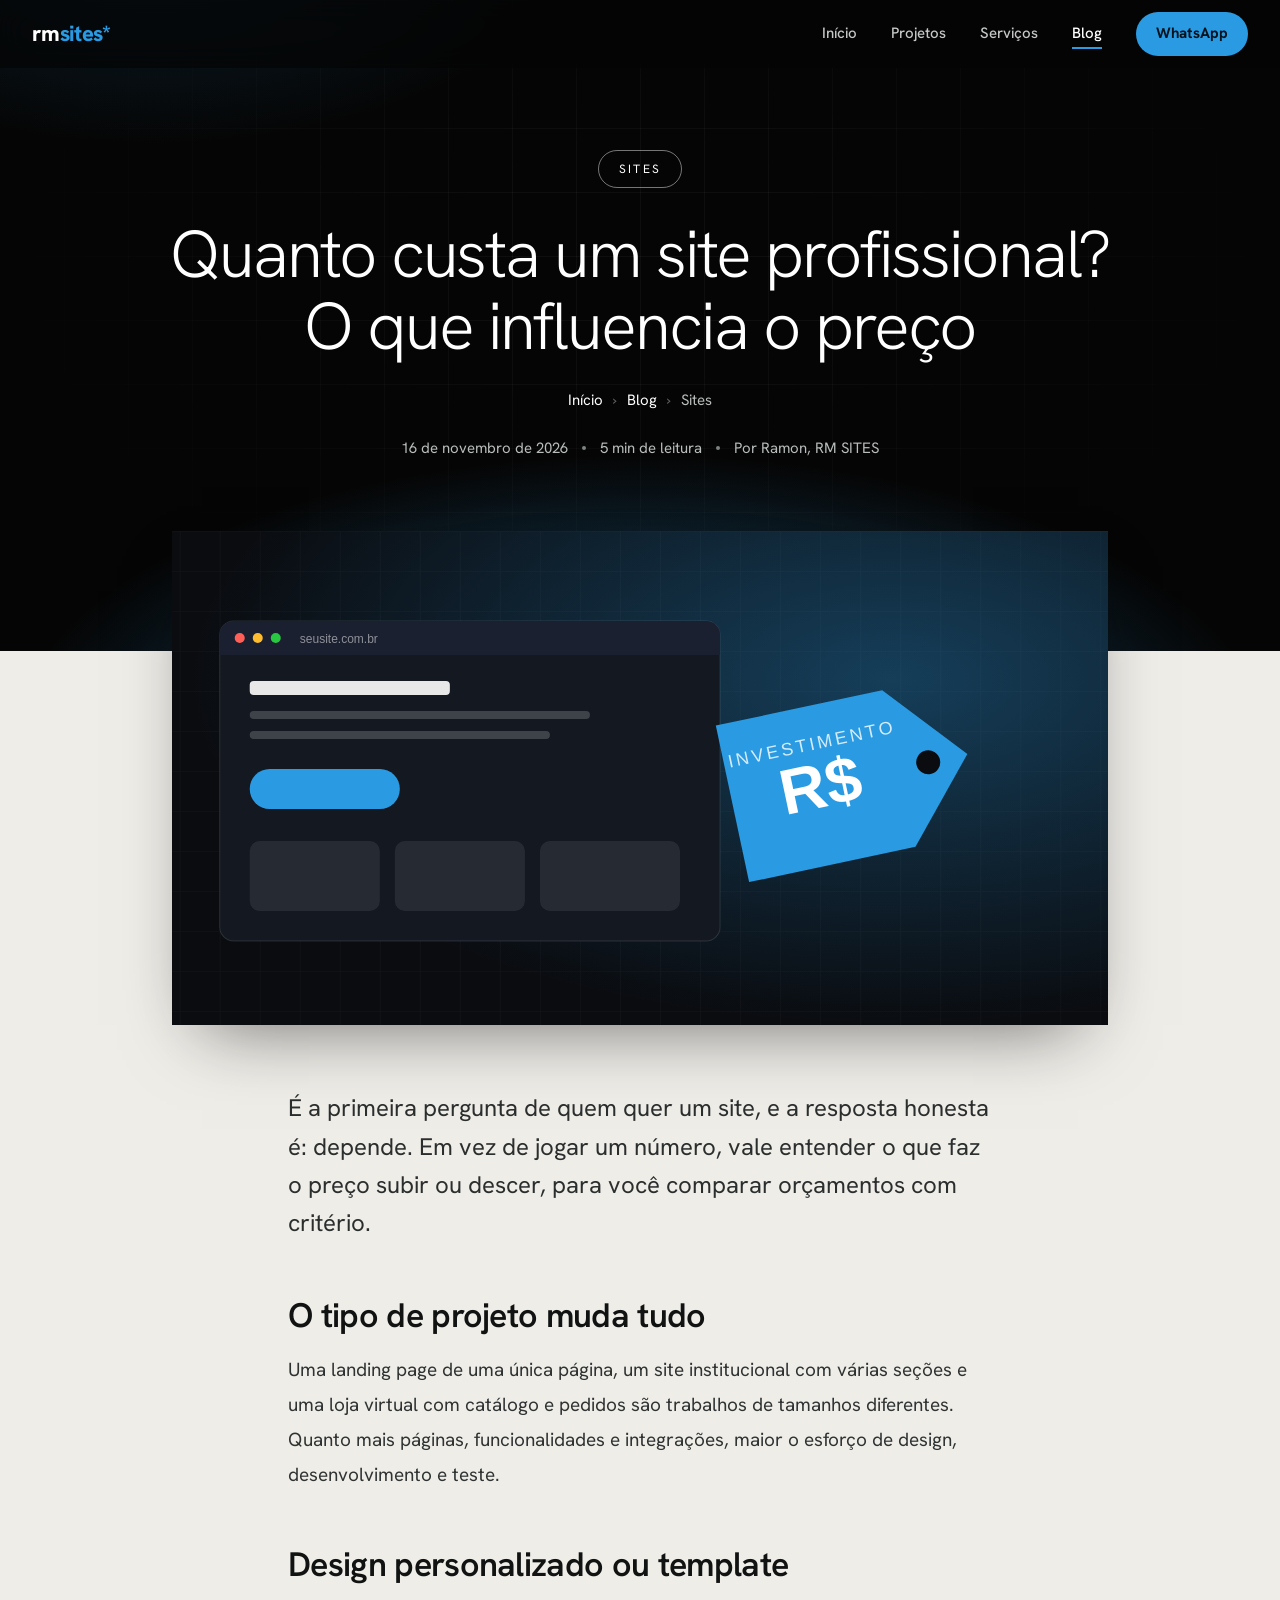
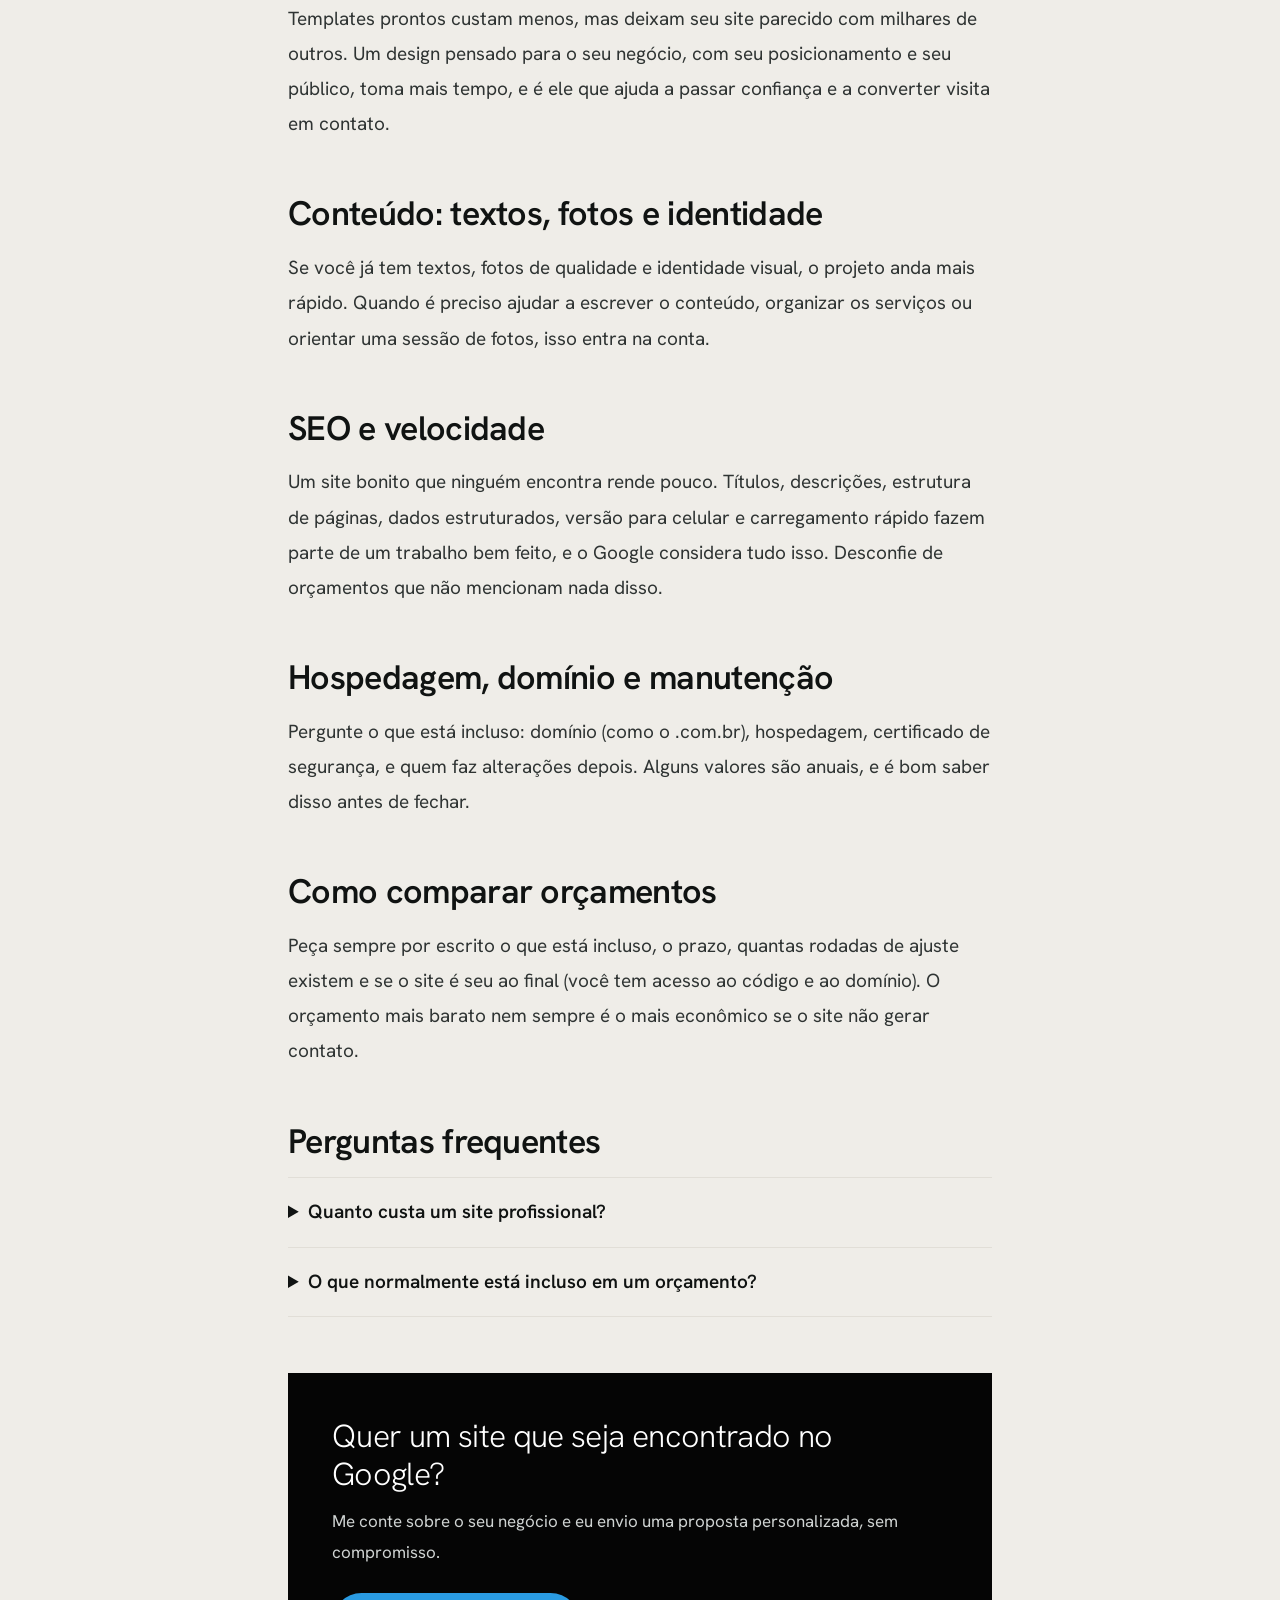
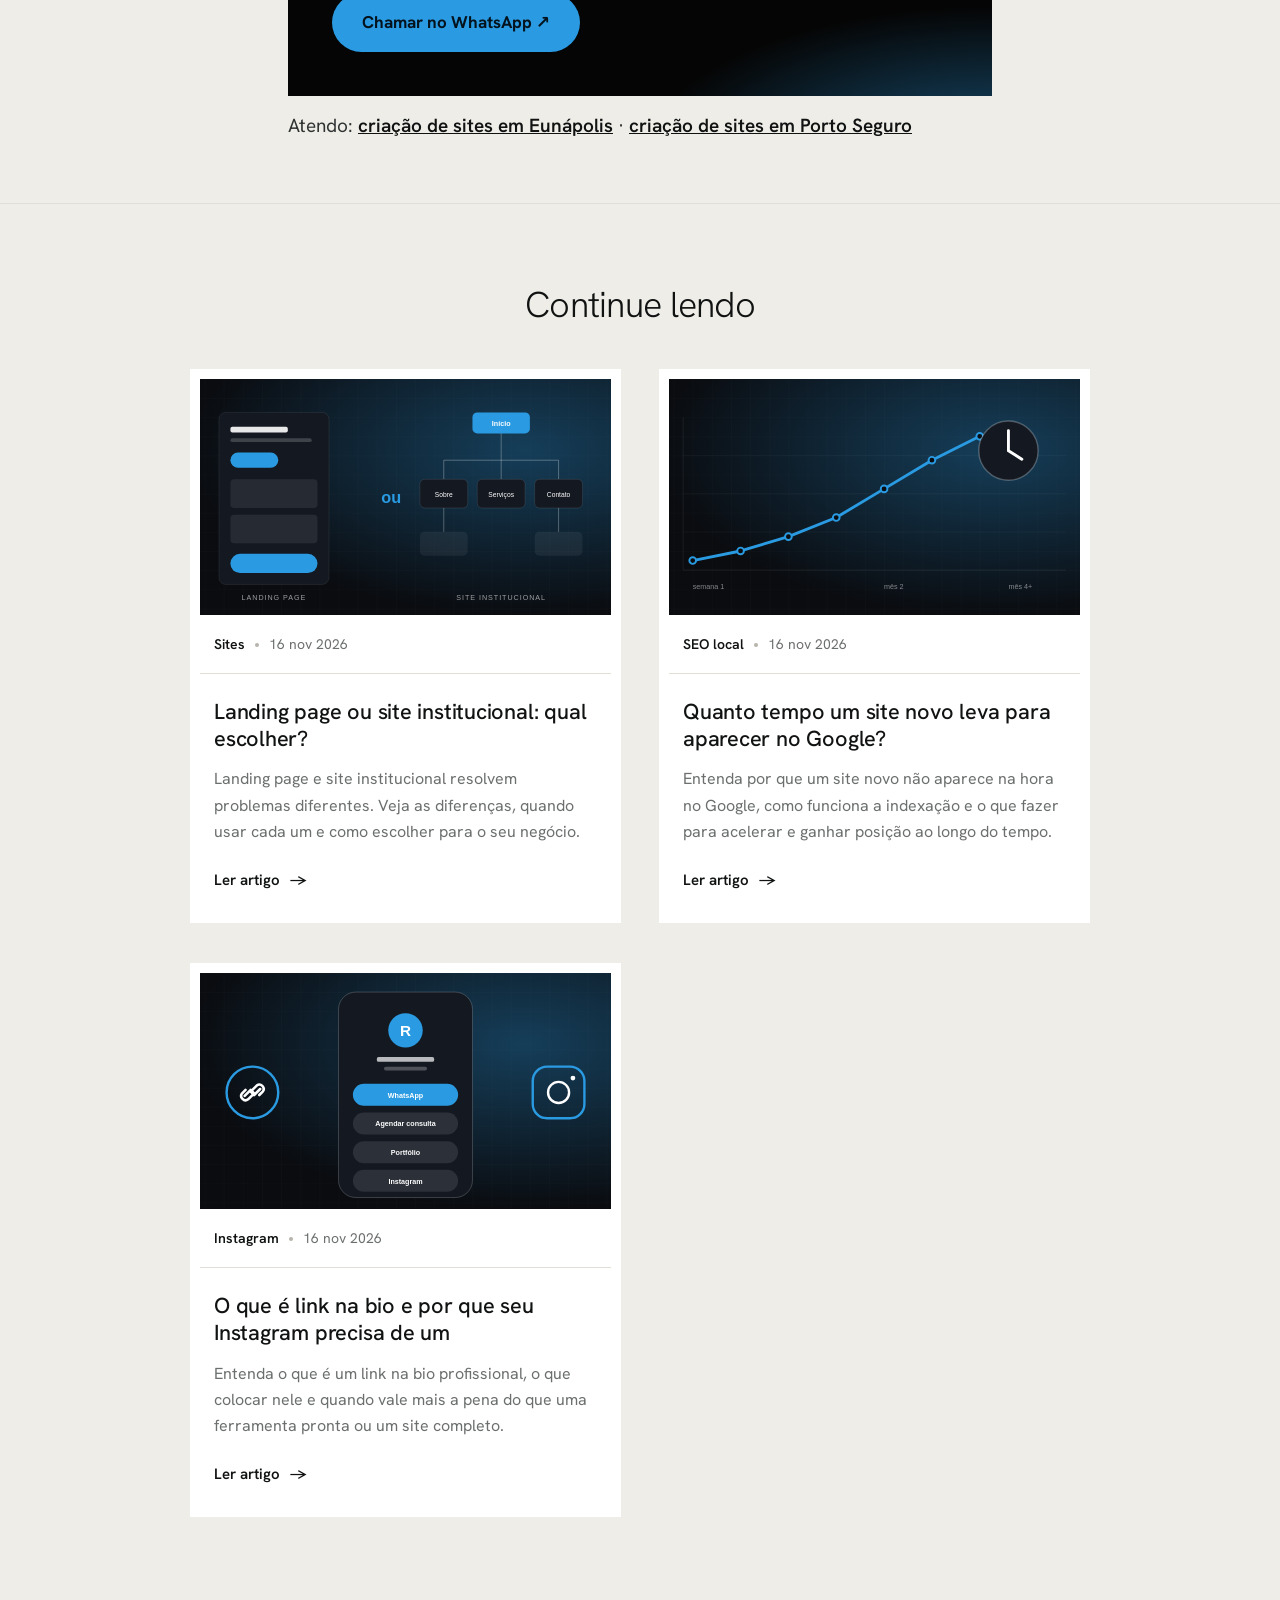
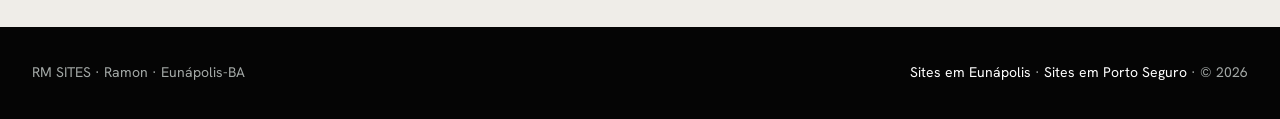
<file: blog/quanto-custa-um-site-profissional/index.html>
<!DOCTYPE html>
<html lang="pt-BR">
<head>
<meta charset="utf-8">
<meta name="viewport" content="width=device-width, initial-scale=1">
<title>Quanto custa um site profissional? | RM SITES</title>
<meta name="description" content="Entenda o que faz o preço de um site variar: tipo de projeto, conteúdo, design, SEO e manutenção. Veja como comparar orçamentos sem cair em armadilhas.">
<meta name="robots" content="index, follow, max-image-preview:large">
<meta name="theme-color" content="#050505">
<link rel="canonical" href="https://www.ramonwebpro.com.br/blog/quanto-custa-um-site-profissional/">
<link rel="icon" href="/favicon.svg" type="image/svg+xml">
<meta property="og:type" content="article"><meta property="og:locale" content="pt_BR"><meta property="og:site_name" content="RM SITES">
<meta property="og:title" content="Quanto custa um site profissional? | RM SITES"><meta property="og:description" content="Entenda o que faz o preço de um site variar: tipo de projeto, conteúdo, design, SEO e manutenção. Veja como comparar orçamentos sem cair em armadilhas.">
<meta property="og:url" content="https://www.ramonwebpro.com.br/blog/quanto-custa-um-site-profissional/"><meta property="og:image" content="https://www.ramonwebpro.com.br/assets/blog-quanto-custa-um-site-profissional.jpg"><meta property="og:image:width" content="1200"><meta property="og:image:height" content="630"><meta property="og:image:alt" content="Quanto custa um site profissional? O que influencia o preço"><meta property=article:published_time content=2026-11-16><meta property=article:author content=Ramon>
<meta name="twitter:card" content="summary_large_image"><meta name="twitter:title" content="Quanto custa um site profissional? | RM SITES"><meta name="twitter:description" content="Entenda o que faz o preço de um site variar: tipo de projeto, conteúdo, design, SEO e manutenção. Veja como comparar orçamentos sem cair em armadilhas."><meta name="twitter:image" content="https://www.ramonwebpro.com.br/assets/blog-quanto-custa-um-site-profissional.jpg">
<link rel="preconnect" href="https://fonts.googleapis.com"><link rel="preconnect" href="https://fonts.gstatic.com" crossorigin>
<link href="https://fonts.googleapis.com/css2?family=Hanken+Grotesk:wght@300;400;500;600;700;800&family=Instrument+Serif:ital@1&display=swap" rel="stylesheet">
<link rel="stylesheet" href="/blog.css">
<script type="application/ld+json">{"@context": "https://schema.org", "@graph": [{"@type": "BlogPosting", "@id": "https://www.ramonwebpro.com.br/blog/quanto-custa-um-site-profissional/#post", "headline": "Quanto custa um site profissional? O que influencia o preço", "description": "Entenda o que faz o preço de um site variar: tipo de projeto, conteúdo, design, SEO e manutenção. Veja como comparar orçamentos sem cair em armadilhas.", "inLanguage": "pt-BR", "mainEntityOfPage": "https://www.ramonwebpro.com.br/blog/quanto-custa-um-site-profissional/", "datePublished": "2026-11-16", "dateModified": "2026-11-16", "image": "https://www.ramonwebpro.com.br/assets/blog-quanto-custa-um-site-profissional.jpg", "author": {"@type": "Person", "name": "Ramon", "url": "https://www.ramonwebpro.com.br/"}, "publisher": {"@id": "https://www.ramonwebpro.com.br/#negocio"}}, {"@type": "BreadcrumbList", "itemListElement": [{"@type": "ListItem", "position": 1, "name": "Início", "item": "https://www.ramonwebpro.com.br/"}, {"@type": "ListItem", "position": 2, "name": "Blog", "item": "https://www.ramonwebpro.com.br/blog/"}, {"@type": "ListItem", "position": 3, "name": "Quanto custa um site profissional? O que influencia o preço", "item": "https://www.ramonwebpro.com.br/blog/quanto-custa-um-site-profissional/"}]}, {"@type": "FAQPage", "mainEntity": [{"@type": "Question", "name": "Quanto custa um site profissional?", "acceptedAnswer": {"@type": "Answer", "text": "Não existe um preço único: ele varia com o tipo de projeto (landing page, site institucional ou loja virtual), o nível de personalização, o conteúdo e o SEO. O ideal é pedir um orçamento detalhado para o seu caso."}}, {"@type": "Question", "name": "O que normalmente está incluso em um orçamento?", "acceptedAnswer": {"@type": "Answer", "text": "Design, desenvolvimento, versão para celular e configurações básicas de SEO. Domínio, hospedagem e manutenção podem ou não estar inclusos, então confirme."}}]}]}</script>
</head>
<body>
<header class="top"><div class="w"><a class="brand" href="/" aria-label="RM SITES, página inicial">rm<span>sites</span><i>*</i></a><nav aria-label="Principal"><a class="hm" href="/">Início</a><a class="hm" href="/#projetos">Projetos</a><a class="hm" href="/#servicos">Serviços</a><a class="on" href="/blog/">Blog</a><a class="wbtn" href="https://wa.me/5573981598854?text=Ol%C3%A1%20Ramon%21%20Vi%20seu%20blog%20e%20quero%20um%20or%C3%A7amento." target="_blank" rel="noopener">WhatsApp</a></nav></div></header>
<main>
<section class="bh ah"><div class="w"><span class="pill">Sites</span>
<h1>Quanto custa um site profissional? O que influencia o preço</h1>
<nav class="crumb" aria-label="Você está em"><a href="/">Início</a><b>›</b><a href="/blog/">Blog</a><b>›</b><span>Sites</span></nav>
<div class="ameta"><span>16 de novembro de 2026</span><i></i><span>5 min de leitura</span><i></i><span>Por Ramon, RM SITES</span></div></div></section>
<div class="cover"><img src="/assets/blog-quanto-custa-um-site-profissional.svg" width="1000" height="494" alt="Quanto custa um site profissional? O que influencia o preço"></div>
<article class="body">
<p class="lead">É a primeira pergunta de quem quer um site, e a resposta honesta é: depende. Em vez de jogar um número, vale entender o que faz o preço subir ou descer, para você comparar orçamentos com critério.</p>
<h2>O tipo de projeto muda tudo</h2><p>Uma landing page de uma única página, um site institucional com várias seções e uma loja virtual com catálogo e pedidos são trabalhos de tamanhos diferentes. Quanto mais páginas, funcionalidades e integrações, maior o esforço de design, desenvolvimento e teste.</p><h2>Design personalizado ou template</h2><p>Templates prontos custam menos, mas deixam seu site parecido com milhares de outros. Um design pensado para o seu negócio, com seu posicionamento e seu público, toma mais tempo, e é ele que ajuda a passar confiança e a converter visita em contato.</p><h2>Conteúdo: textos, fotos e identidade</h2><p>Se você já tem textos, fotos de qualidade e identidade visual, o projeto anda mais rápido. Quando é preciso ajudar a escrever o conteúdo, organizar os serviços ou orientar uma sessão de fotos, isso entra na conta.</p><h2>SEO e velocidade</h2><p>Um site bonito que ninguém encontra rende pouco. Títulos, descrições, estrutura de páginas, dados estruturados, versão para celular e carregamento rápido fazem parte de um trabalho bem feito, e o Google considera tudo isso. Desconfie de orçamentos que não mencionam nada disso.</p><h2>Hospedagem, domínio e manutenção</h2><p>Pergunte o que está incluso: domínio (como o .com.br), hospedagem, certificado de segurança, e quem faz alterações depois. Alguns valores são anuais, e é bom saber disso antes de fechar.</p><h2>Como comparar orçamentos</h2><p>Peça sempre por escrito o que está incluso, o prazo, quantas rodadas de ajuste existem e se o site é seu ao final (você tem acesso ao código e ao domínio). O orçamento mais barato nem sempre é o mais econômico se o site não gerar contato.</p>
<h2>Perguntas frequentes</h2><details><summary>Quanto custa um site profissional?</summary><p>Não existe um preço único: ele varia com o tipo de projeto (landing page, site institucional ou loja virtual), o nível de personalização, o conteúdo e o SEO. O ideal é pedir um orçamento detalhado para o seu caso.</p></details><details><summary>O que normalmente está incluso em um orçamento?</summary><p>Design, desenvolvimento, versão para celular e configurações básicas de SEO. Domínio, hospedagem e manutenção podem ou não estar inclusos, então confirme.</p></details>
<aside class="box"><h3>Quer um site que seja encontrado no Google?</h3><p>Me conte sobre o seu negócio e eu envio uma proposta personalizada, sem compromisso.</p>
<a class="btn" href="https://wa.me/5573981598854?text=Ol%C3%A1%20Ramon%21%20Li%20seu%20artigo%20e%20quero%20um%20or%C3%A7amento%20de%20site." target="_blank" rel="noopener">Chamar no WhatsApp ↗</a></aside>
<p class="near">Atendo: <a href="/criacao-de-sites-eunapolis/">criação de sites em Eunápolis</a> · <a href="/criacao-de-sites-porto-seguro/">criação de sites em Porto Seguro</a></p>
</article>
<section class="more"><div class="w"><h3>Continue lendo</h3><div class="cards"><a class="card" data-cat="Sites" href="/blog/landing-page-ou-site-institucional/"><div class="im"><img src="/assets/blog-landing-page-ou-site-institucional.svg" width="1000" height="494" loading="lazy" alt="Landing page ou site institucional: qual escolher?"></div><div class="meta"><b>Sites</b><i></i><span>16 nov 2026</span></div><h2>Landing page ou site institucional: qual escolher?</h2><p>Landing page e site institucional resolvem problemas diferentes. Veja as diferenças, quando usar cada um e como escolher para o seu negócio.</p><span class="go">Ler artigo <span aria-hidden="true">→</span></span></a><a class="card" data-cat="SEO local" href="/blog/quanto-tempo-um-site-leva-para-aparecer-no-google/"><div class="im"><img src="/assets/blog-quanto-tempo-um-site-leva-para-aparecer-no-google.svg" width="1000" height="494" loading="lazy" alt="Quanto tempo um site novo leva para aparecer no Google?"></div><div class="meta"><b>SEO local</b><i></i><span>16 nov 2026</span></div><h2>Quanto tempo um site novo leva para aparecer no Google?</h2><p>Entenda por que um site novo não aparece na hora no Google, como funciona a indexação e o que fazer para acelerar e ganhar posição ao longo do tempo.</p><span class="go">Ler artigo <span aria-hidden="true">→</span></span></a><a class="card" data-cat="Instagram" href="/blog/o-que-e-link-na-bio/"><div class="im"><img src="/assets/blog-o-que-e-link-na-bio.svg" width="1000" height="494" loading="lazy" alt="O que é link na bio e por que seu Instagram precisa de um"></div><div class="meta"><b>Instagram</b><i></i><span>16 nov 2026</span></div><h2>O que é link na bio e por que seu Instagram precisa de um</h2><p>Entenda o que é um link na bio profissional, o que colocar nele e quando vale mais a pena do que uma ferramenta pronta ou um site completo.</p><span class="go">Ler artigo <span aria-hidden="true">→</span></span></a></div></div></section>
</main>
<footer class="foot"><div class="w"><span>RM SITES · Ramon · Eunápolis-BA</span><span><a href="/criacao-de-sites-eunapolis/">Sites em Eunápolis</a> · <a href="/criacao-de-sites-porto-seguro/">Sites em Porto Seguro</a> · © 2026</span></div></footer>
</body></html>
</file>
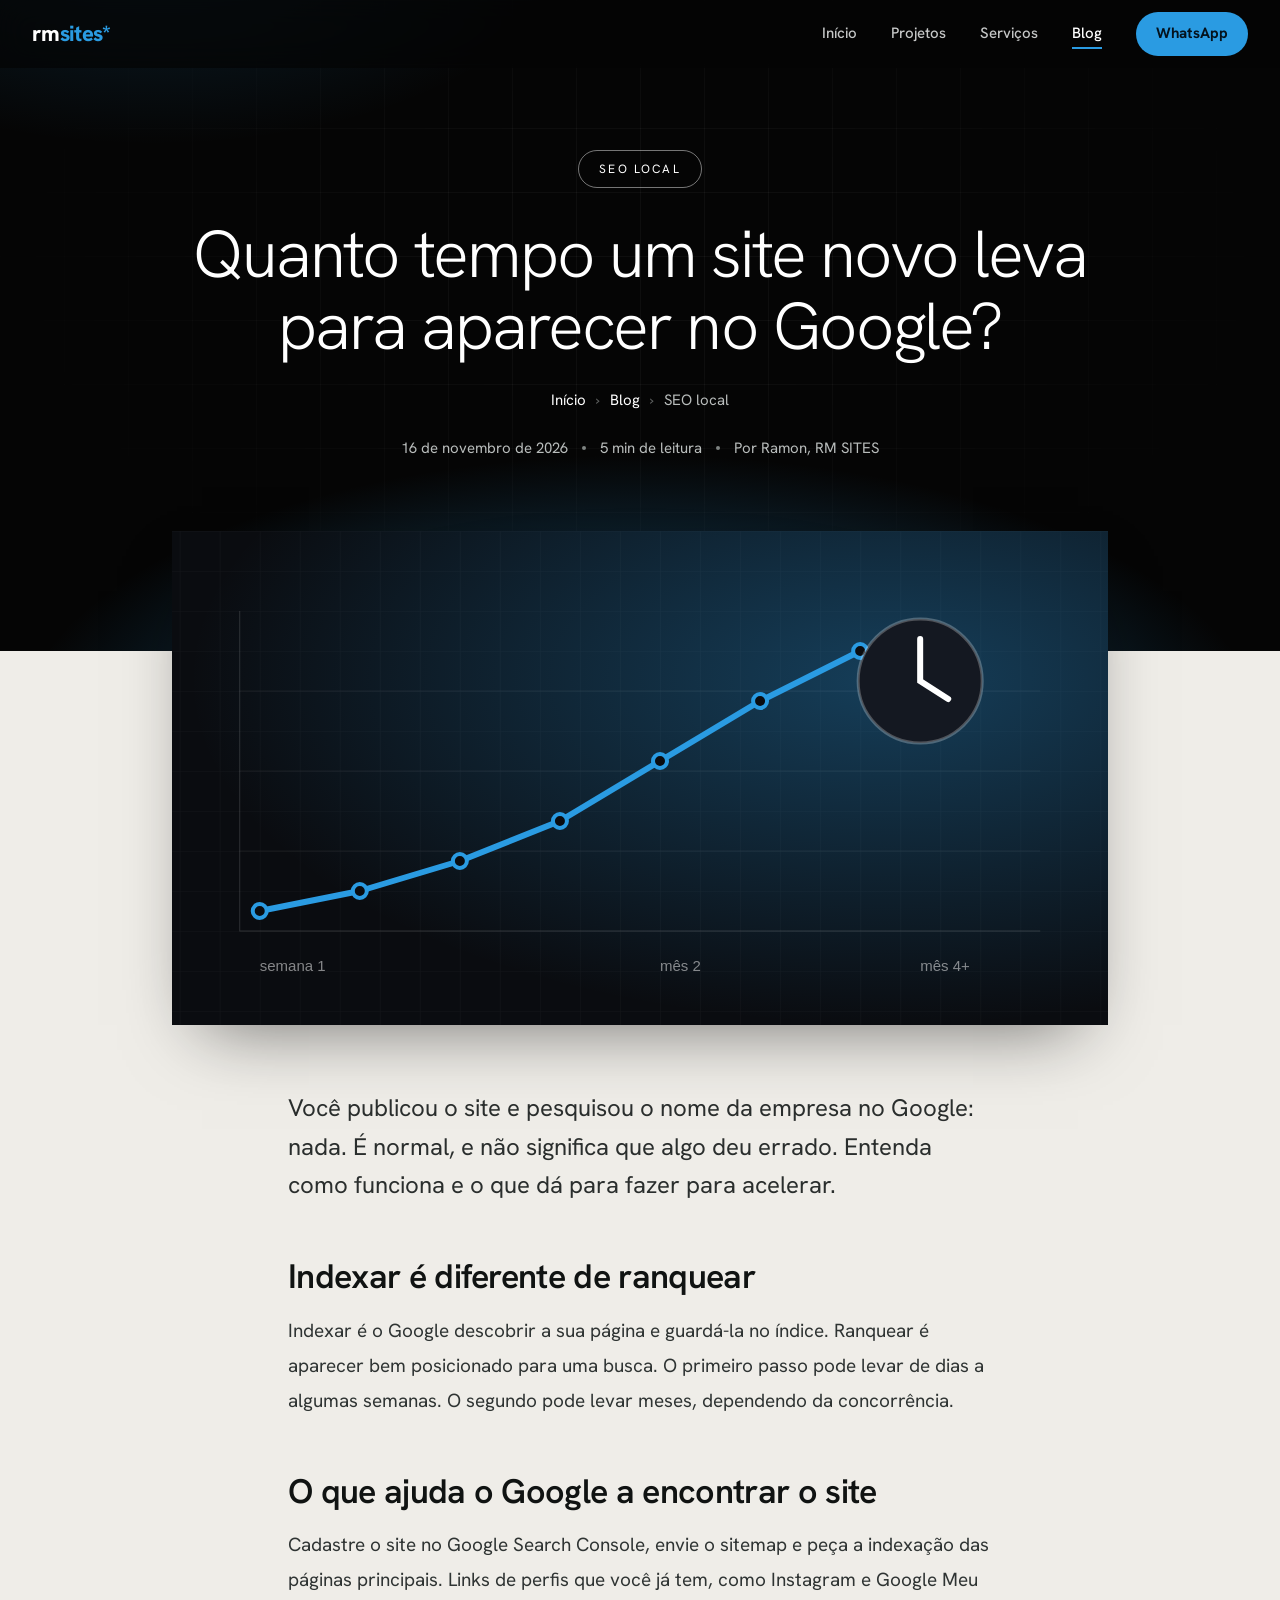
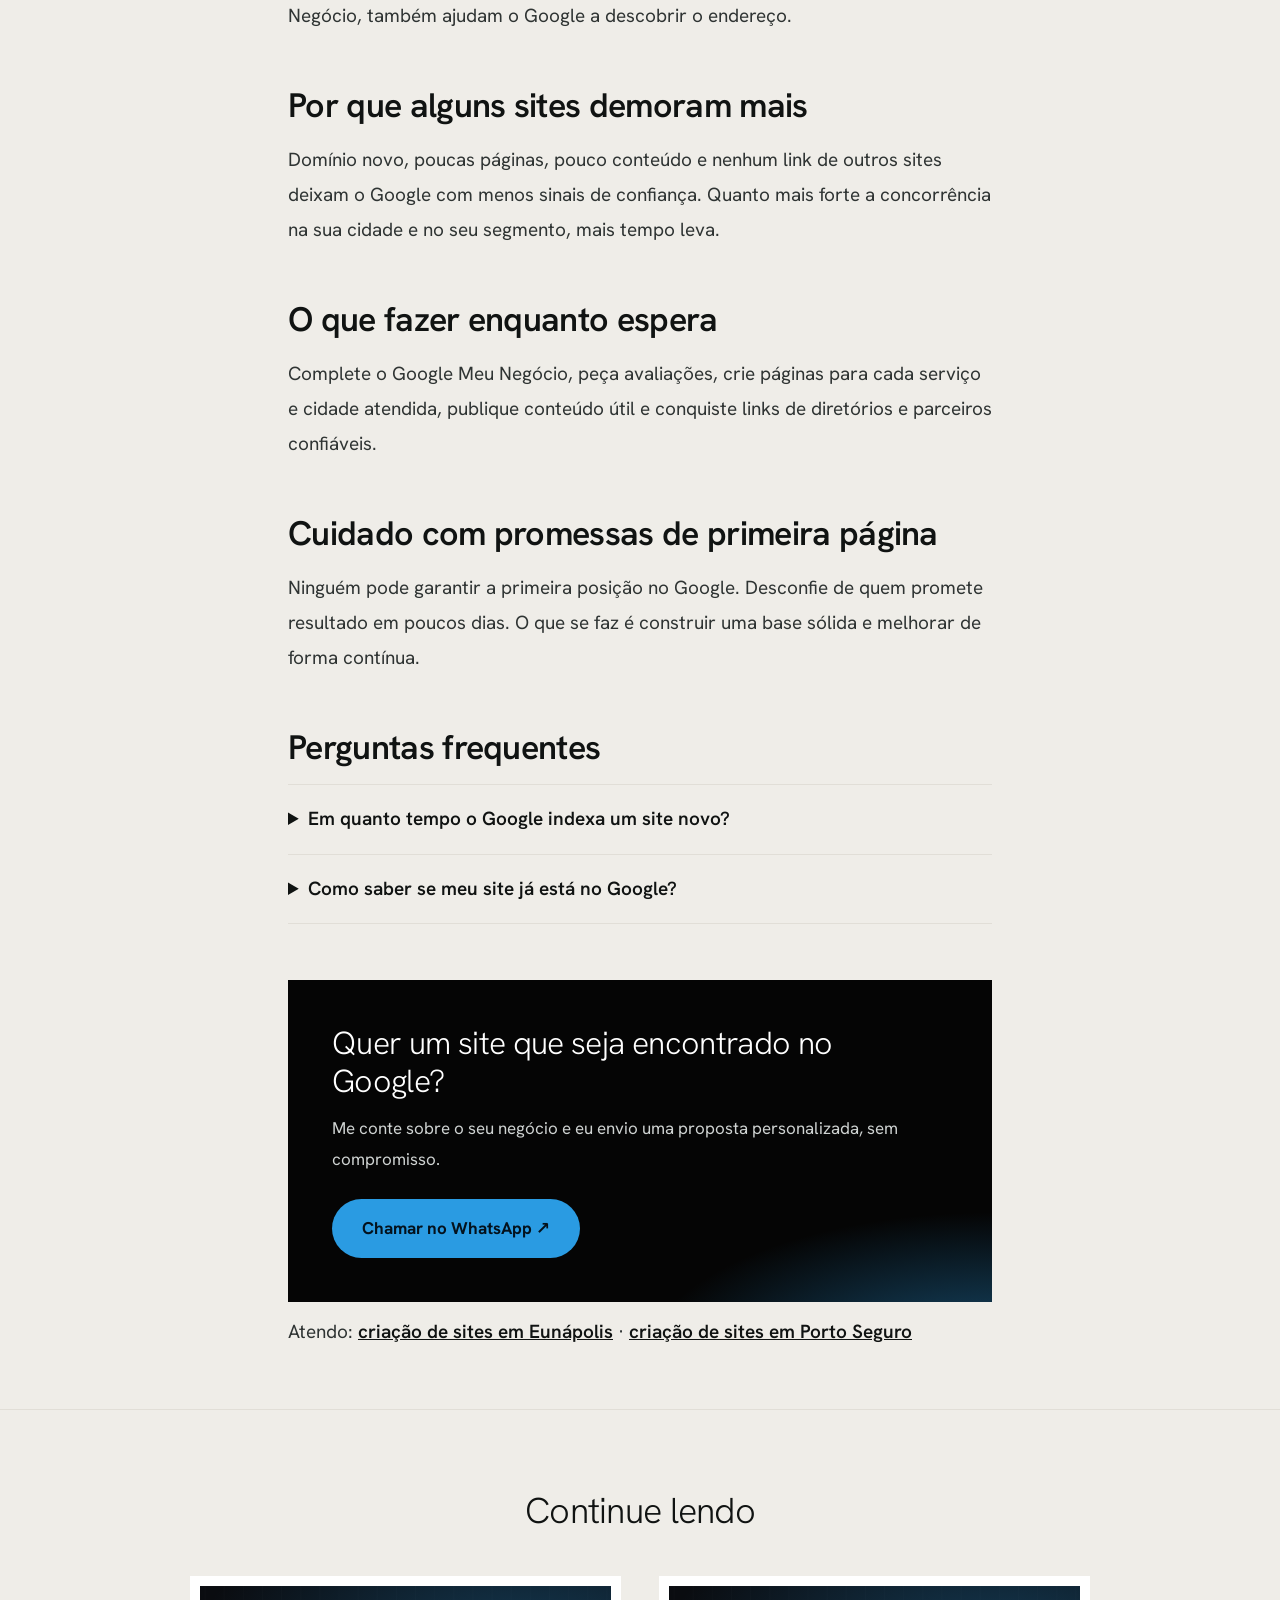
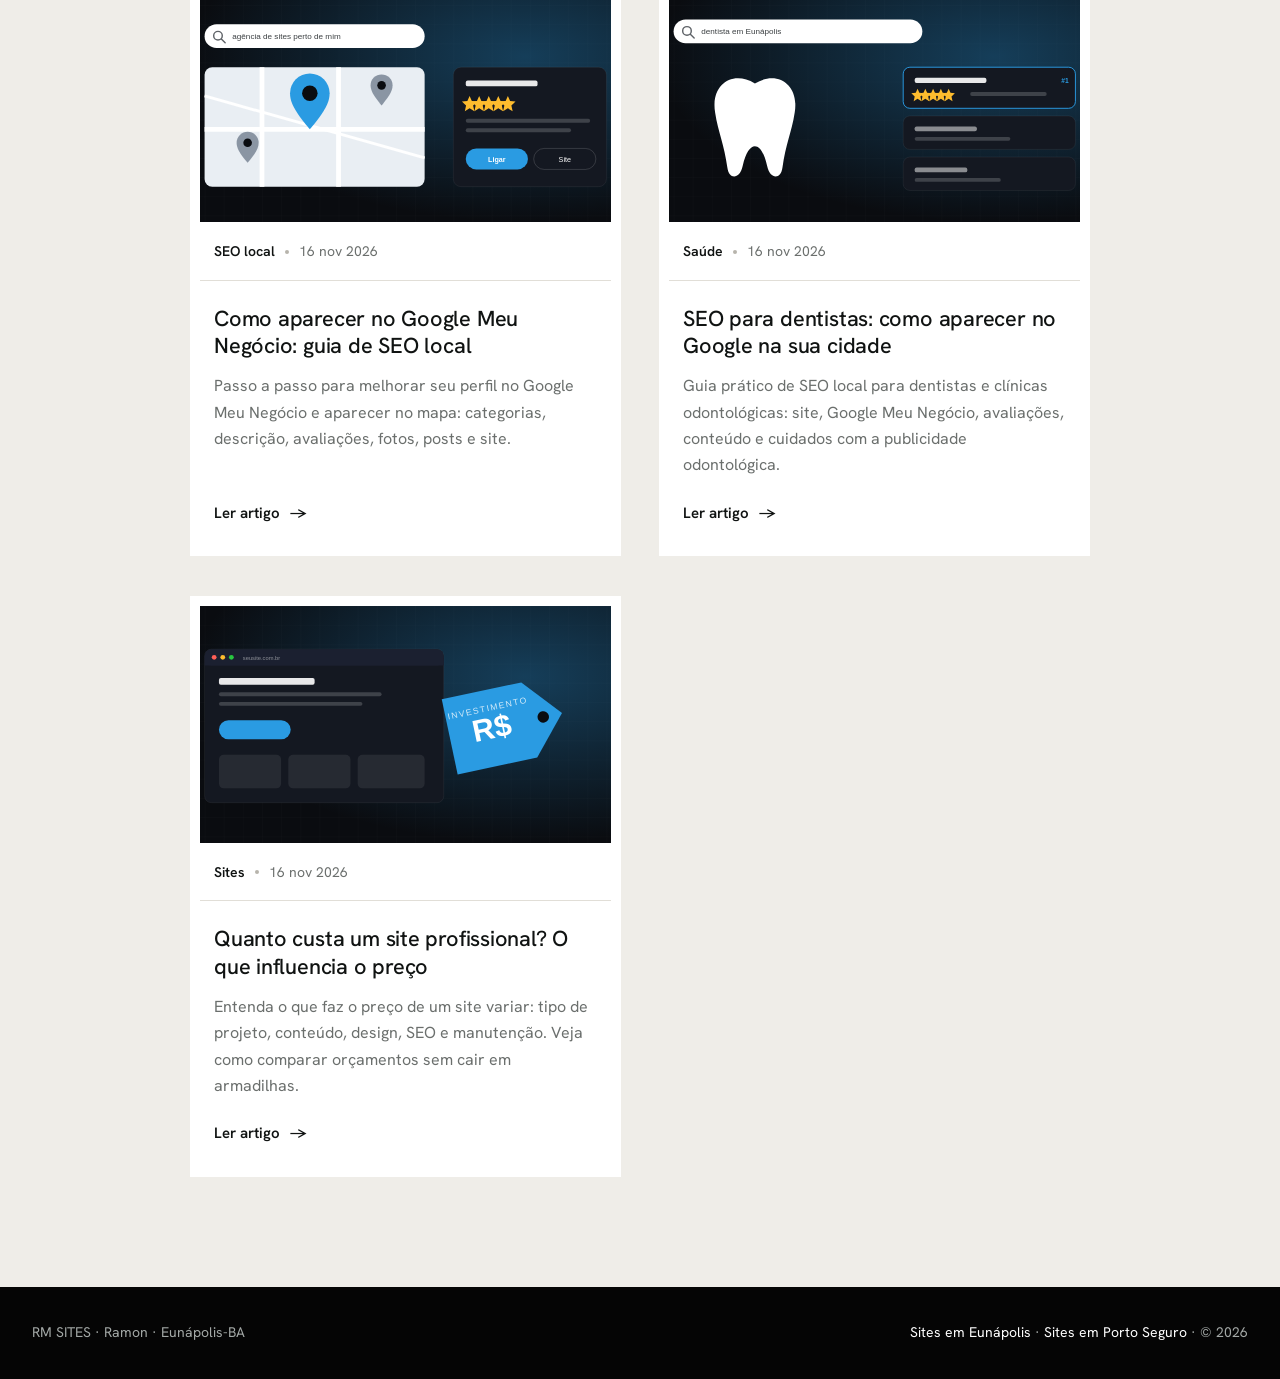
<file: blog/quanto-tempo-um-site-leva-para-aparecer-no-google/index.html>
<!DOCTYPE html>
<html lang="pt-BR">
<head>
<meta charset="utf-8">
<meta name="viewport" content="width=device-width, initial-scale=1">
<title>Em quanto tempo um site aparece no Google? | RM SITES</title>
<meta name="description" content="Entenda por que um site novo não aparece na hora no Google, como funciona a indexação e o que fazer para acelerar e ganhar posição ao longo do tempo.">
<meta name="robots" content="index, follow, max-image-preview:large">
<meta name="theme-color" content="#050505">
<link rel="canonical" href="https://www.ramonwebpro.com.br/blog/quanto-tempo-um-site-leva-para-aparecer-no-google/">
<link rel="icon" href="/favicon.svg" type="image/svg+xml">
<meta property="og:type" content="article"><meta property="og:locale" content="pt_BR"><meta property="og:site_name" content="RM SITES">
<meta property="og:title" content="Em quanto tempo um site aparece no Google? | RM SITES"><meta property="og:description" content="Entenda por que um site novo não aparece na hora no Google, como funciona a indexação e o que fazer para acelerar e ganhar posição ao longo do tempo.">
<meta property="og:url" content="https://www.ramonwebpro.com.br/blog/quanto-tempo-um-site-leva-para-aparecer-no-google/"><meta property="og:image" content="https://www.ramonwebpro.com.br/assets/blog-quanto-tempo-um-site-leva-para-aparecer-no-google.jpg"><meta property="og:image:width" content="1200"><meta property="og:image:height" content="630"><meta property="og:image:alt" content="Quanto tempo um site novo leva para aparecer no Google?"><meta property=article:published_time content=2026-11-16><meta property=article:author content=Ramon>
<meta name="twitter:card" content="summary_large_image"><meta name="twitter:title" content="Em quanto tempo um site aparece no Google? | RM SITES"><meta name="twitter:description" content="Entenda por que um site novo não aparece na hora no Google, como funciona a indexação e o que fazer para acelerar e ganhar posição ao longo do tempo."><meta name="twitter:image" content="https://www.ramonwebpro.com.br/assets/blog-quanto-tempo-um-site-leva-para-aparecer-no-google.jpg">
<link rel="preconnect" href="https://fonts.googleapis.com"><link rel="preconnect" href="https://fonts.gstatic.com" crossorigin>
<link href="https://fonts.googleapis.com/css2?family=Hanken+Grotesk:wght@300;400;500;600;700;800&family=Instrument+Serif:ital@1&display=swap" rel="stylesheet">
<link rel="stylesheet" href="/blog.css">
<script type="application/ld+json">{"@context": "https://schema.org", "@graph": [{"@type": "BlogPosting", "@id": "https://www.ramonwebpro.com.br/blog/quanto-tempo-um-site-leva-para-aparecer-no-google/#post", "headline": "Quanto tempo um site novo leva para aparecer no Google?", "description": "Entenda por que um site novo não aparece na hora no Google, como funciona a indexação e o que fazer para acelerar e ganhar posição ao longo do tempo.", "inLanguage": "pt-BR", "mainEntityOfPage": "https://www.ramonwebpro.com.br/blog/quanto-tempo-um-site-leva-para-aparecer-no-google/", "datePublished": "2026-11-16", "dateModified": "2026-11-16", "image": "https://www.ramonwebpro.com.br/assets/blog-quanto-tempo-um-site-leva-para-aparecer-no-google.jpg", "author": {"@type": "Person", "name": "Ramon", "url": "https://www.ramonwebpro.com.br/"}, "publisher": {"@id": "https://www.ramonwebpro.com.br/#negocio"}}, {"@type": "BreadcrumbList", "itemListElement": [{"@type": "ListItem", "position": 1, "name": "Início", "item": "https://www.ramonwebpro.com.br/"}, {"@type": "ListItem", "position": 2, "name": "Blog", "item": "https://www.ramonwebpro.com.br/blog/"}, {"@type": "ListItem", "position": 3, "name": "Quanto tempo um site novo leva para aparecer no Google?", "item": "https://www.ramonwebpro.com.br/blog/quanto-tempo-um-site-leva-para-aparecer-no-google/"}]}, {"@type": "FAQPage", "mainEntity": [{"@type": "Question", "name": "Em quanto tempo o Google indexa um site novo?", "acceptedAnswer": {"@type": "Answer", "text": "Pode levar de alguns dias a algumas semanas. Enviar o sitemap e pedir a indexação no Search Console costuma ajudar."}}, {"@type": "Question", "name": "Como saber se meu site já está no Google?", "acceptedAnswer": {"@type": "Answer", "text": "Pesquise site:seudominio.com.br no Google. Se aparecerem resultados, o site já foi indexado."}}]}]}</script>
</head>
<body>
<header class="top"><div class="w"><a class="brand" href="/" aria-label="RM SITES, página inicial">rm<span>sites</span><i>*</i></a><nav aria-label="Principal"><a class="hm" href="/">Início</a><a class="hm" href="/#projetos">Projetos</a><a class="hm" href="/#servicos">Serviços</a><a class="on" href="/blog/">Blog</a><a class="wbtn" href="https://wa.me/5573981598854?text=Ol%C3%A1%20Ramon%21%20Vi%20seu%20blog%20e%20quero%20um%20or%C3%A7amento." target="_blank" rel="noopener">WhatsApp</a></nav></div></header>
<main>
<section class="bh ah"><div class="w"><span class="pill">SEO local</span>
<h1>Quanto tempo um site novo leva para aparecer no Google?</h1>
<nav class="crumb" aria-label="Você está em"><a href="/">Início</a><b>›</b><a href="/blog/">Blog</a><b>›</b><span>SEO local</span></nav>
<div class="ameta"><span>16 de novembro de 2026</span><i></i><span>5 min de leitura</span><i></i><span>Por Ramon, RM SITES</span></div></div></section>
<div class="cover"><img src="/assets/blog-quanto-tempo-um-site-leva-para-aparecer-no-google.svg" width="1000" height="494" alt="Quanto tempo um site novo leva para aparecer no Google?"></div>
<article class="body">
<p class="lead">Você publicou o site e pesquisou o nome da empresa no Google: nada. É normal, e não significa que algo deu errado. Entenda como funciona e o que dá para fazer para acelerar.</p>
<h2>Indexar é diferente de ranquear</h2><p>Indexar é o Google descobrir a sua página e guardá-la no índice. Ranquear é aparecer bem posicionado para uma busca. O primeiro passo pode levar de dias a algumas semanas. O segundo pode levar meses, dependendo da concorrência.</p><h2>O que ajuda o Google a encontrar o site</h2><p>Cadastre o site no Google Search Console, envie o sitemap e peça a indexação das páginas principais. Links de perfis que você já tem, como Instagram e Google Meu Negócio, também ajudam o Google a descobrir o endereço.</p><h2>Por que alguns sites demoram mais</h2><p>Domínio novo, poucas páginas, pouco conteúdo e nenhum link de outros sites deixam o Google com menos sinais de confiança. Quanto mais forte a concorrência na sua cidade e no seu segmento, mais tempo leva.</p><h2>O que fazer enquanto espera</h2><p>Complete o Google Meu Negócio, peça avaliações, crie páginas para cada serviço e cidade atendida, publique conteúdo útil e conquiste links de diretórios e parceiros confiáveis.</p><h2>Cuidado com promessas de primeira página</h2><p>Ninguém pode garantir a primeira posição no Google. Desconfie de quem promete resultado em poucos dias. O que se faz é construir uma base sólida e melhorar de forma contínua.</p>
<h2>Perguntas frequentes</h2><details><summary>Em quanto tempo o Google indexa um site novo?</summary><p>Pode levar de alguns dias a algumas semanas. Enviar o sitemap e pedir a indexação no Search Console costuma ajudar.</p></details><details><summary>Como saber se meu site já está no Google?</summary><p>Pesquise site:seudominio.com.br no Google. Se aparecerem resultados, o site já foi indexado.</p></details>
<aside class="box"><h3>Quer um site que seja encontrado no Google?</h3><p>Me conte sobre o seu negócio e eu envio uma proposta personalizada, sem compromisso.</p>
<a class="btn" href="https://wa.me/5573981598854?text=Ol%C3%A1%20Ramon%21%20Li%20seu%20artigo%20e%20quero%20um%20or%C3%A7amento%20de%20site." target="_blank" rel="noopener">Chamar no WhatsApp ↗</a></aside>
<p class="near">Atendo: <a href="/criacao-de-sites-eunapolis/">criação de sites em Eunápolis</a> · <a href="/criacao-de-sites-porto-seguro/">criação de sites em Porto Seguro</a></p>
</article>
<section class="more"><div class="w"><h3>Continue lendo</h3><div class="cards"><a class="card" data-cat="SEO local" href="/blog/como-aparecer-no-google-meu-negocio/"><div class="im"><img src="/assets/blog-como-aparecer-no-google-meu-negocio.svg" width="1000" height="494" loading="lazy" alt="Como aparecer no Google Meu Negócio: guia de SEO local"></div><div class="meta"><b>SEO local</b><i></i><span>16 nov 2026</span></div><h2>Como aparecer no Google Meu Negócio: guia de SEO local</h2><p>Passo a passo para melhorar seu perfil no Google Meu Negócio e aparecer no mapa: categorias, descrição, avaliações, fotos, posts e site.</p><span class="go">Ler artigo <span aria-hidden="true">→</span></span></a><a class="card" data-cat="Saúde" href="/blog/seo-para-dentistas/"><div class="im"><img src="/assets/blog-seo-para-dentistas.svg" width="1000" height="494" loading="lazy" alt="SEO para dentistas: como aparecer no Google na sua cidade"></div><div class="meta"><b>Saúde</b><i></i><span>16 nov 2026</span></div><h2>SEO para dentistas: como aparecer no Google na sua cidade</h2><p>Guia prático de SEO local para dentistas e clínicas odontológicas: site, Google Meu Negócio, avaliações, conteúdo e cuidados com a publicidade odontológica.</p><span class="go">Ler artigo <span aria-hidden="true">→</span></span></a><a class="card" data-cat="Sites" href="/blog/quanto-custa-um-site-profissional/"><div class="im"><img src="/assets/blog-quanto-custa-um-site-profissional.svg" width="1000" height="494" loading="lazy" alt="Quanto custa um site profissional? O que influencia o preço"></div><div class="meta"><b>Sites</b><i></i><span>16 nov 2026</span></div><h2>Quanto custa um site profissional? O que influencia o preço</h2><p>Entenda o que faz o preço de um site variar: tipo de projeto, conteúdo, design, SEO e manutenção. Veja como comparar orçamentos sem cair em armadilhas.</p><span class="go">Ler artigo <span aria-hidden="true">→</span></span></a></div></div></section>
</main>
<footer class="foot"><div class="w"><span>RM SITES · Ramon · Eunápolis-BA</span><span><a href="/criacao-de-sites-eunapolis/">Sites em Eunápolis</a> · <a href="/criacao-de-sites-porto-seguro/">Sites em Porto Seguro</a> · © 2026</span></div></footer>
</body></html>
</file>
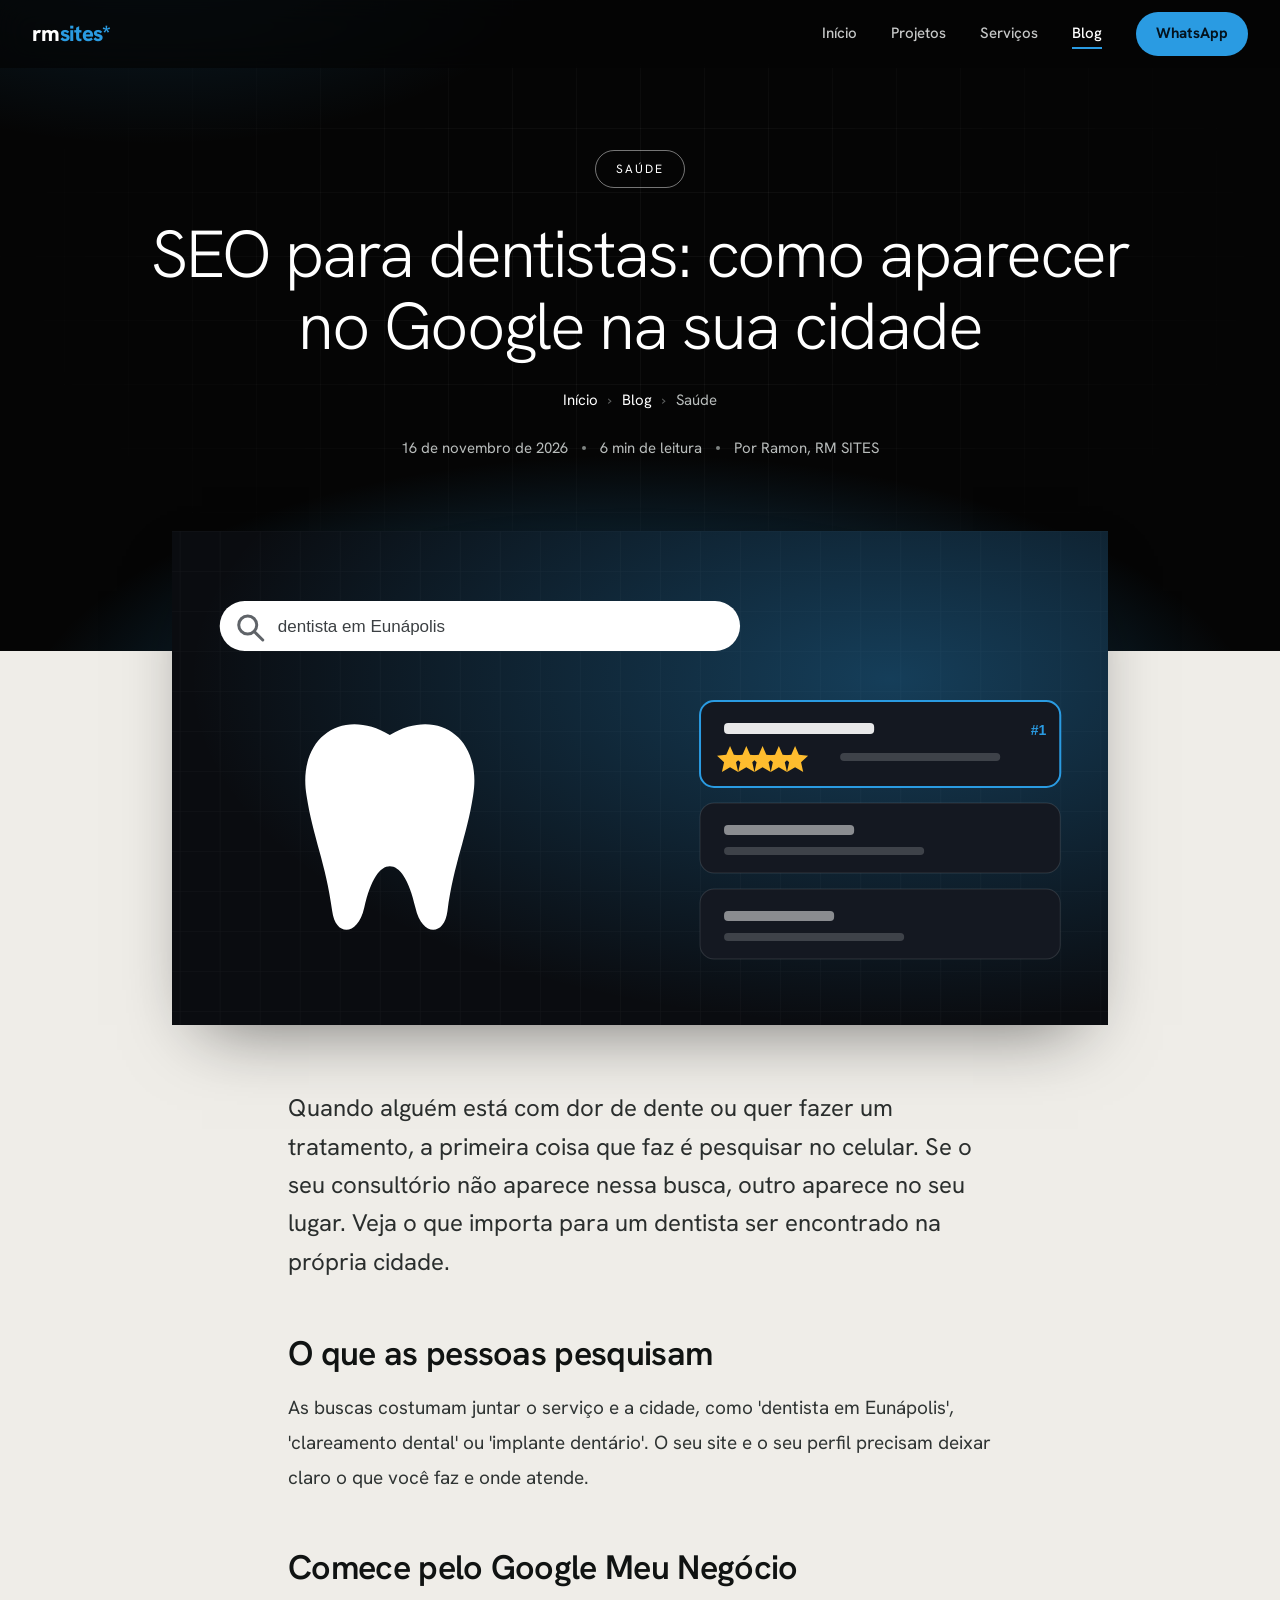
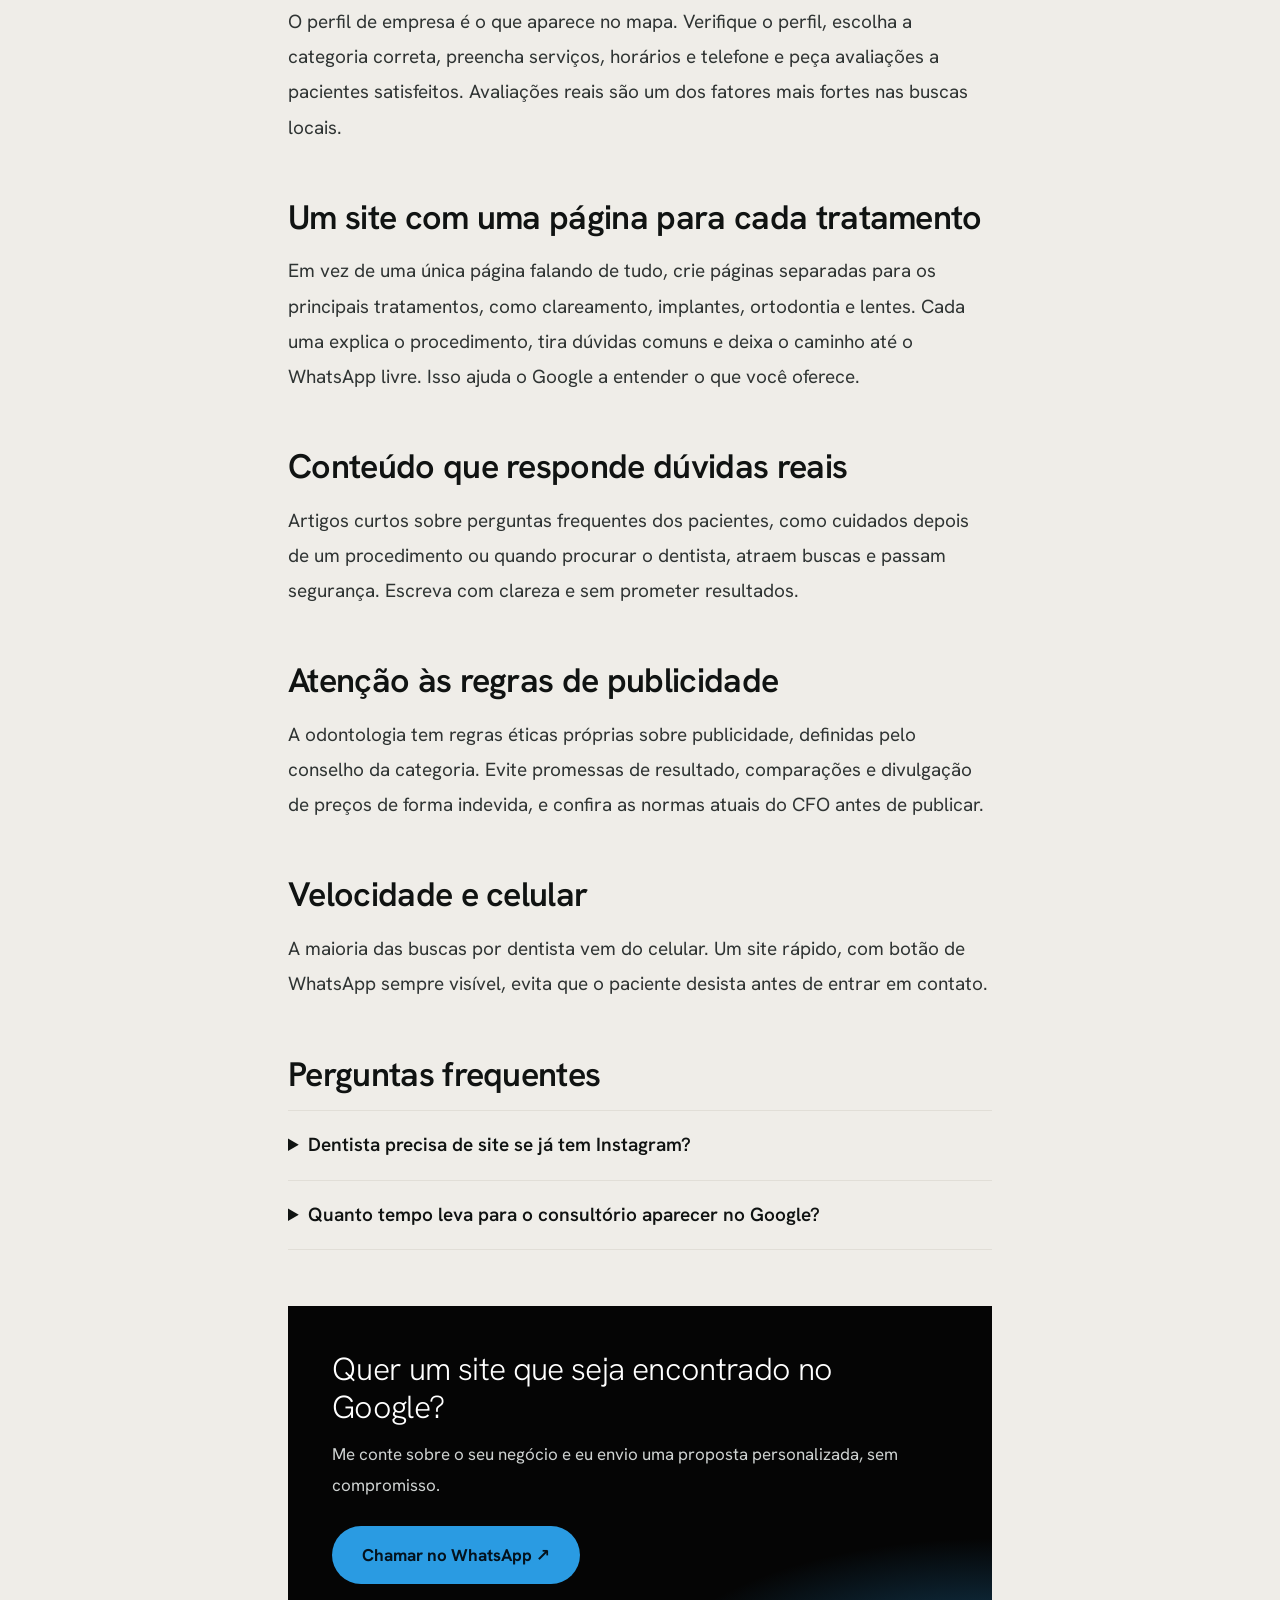
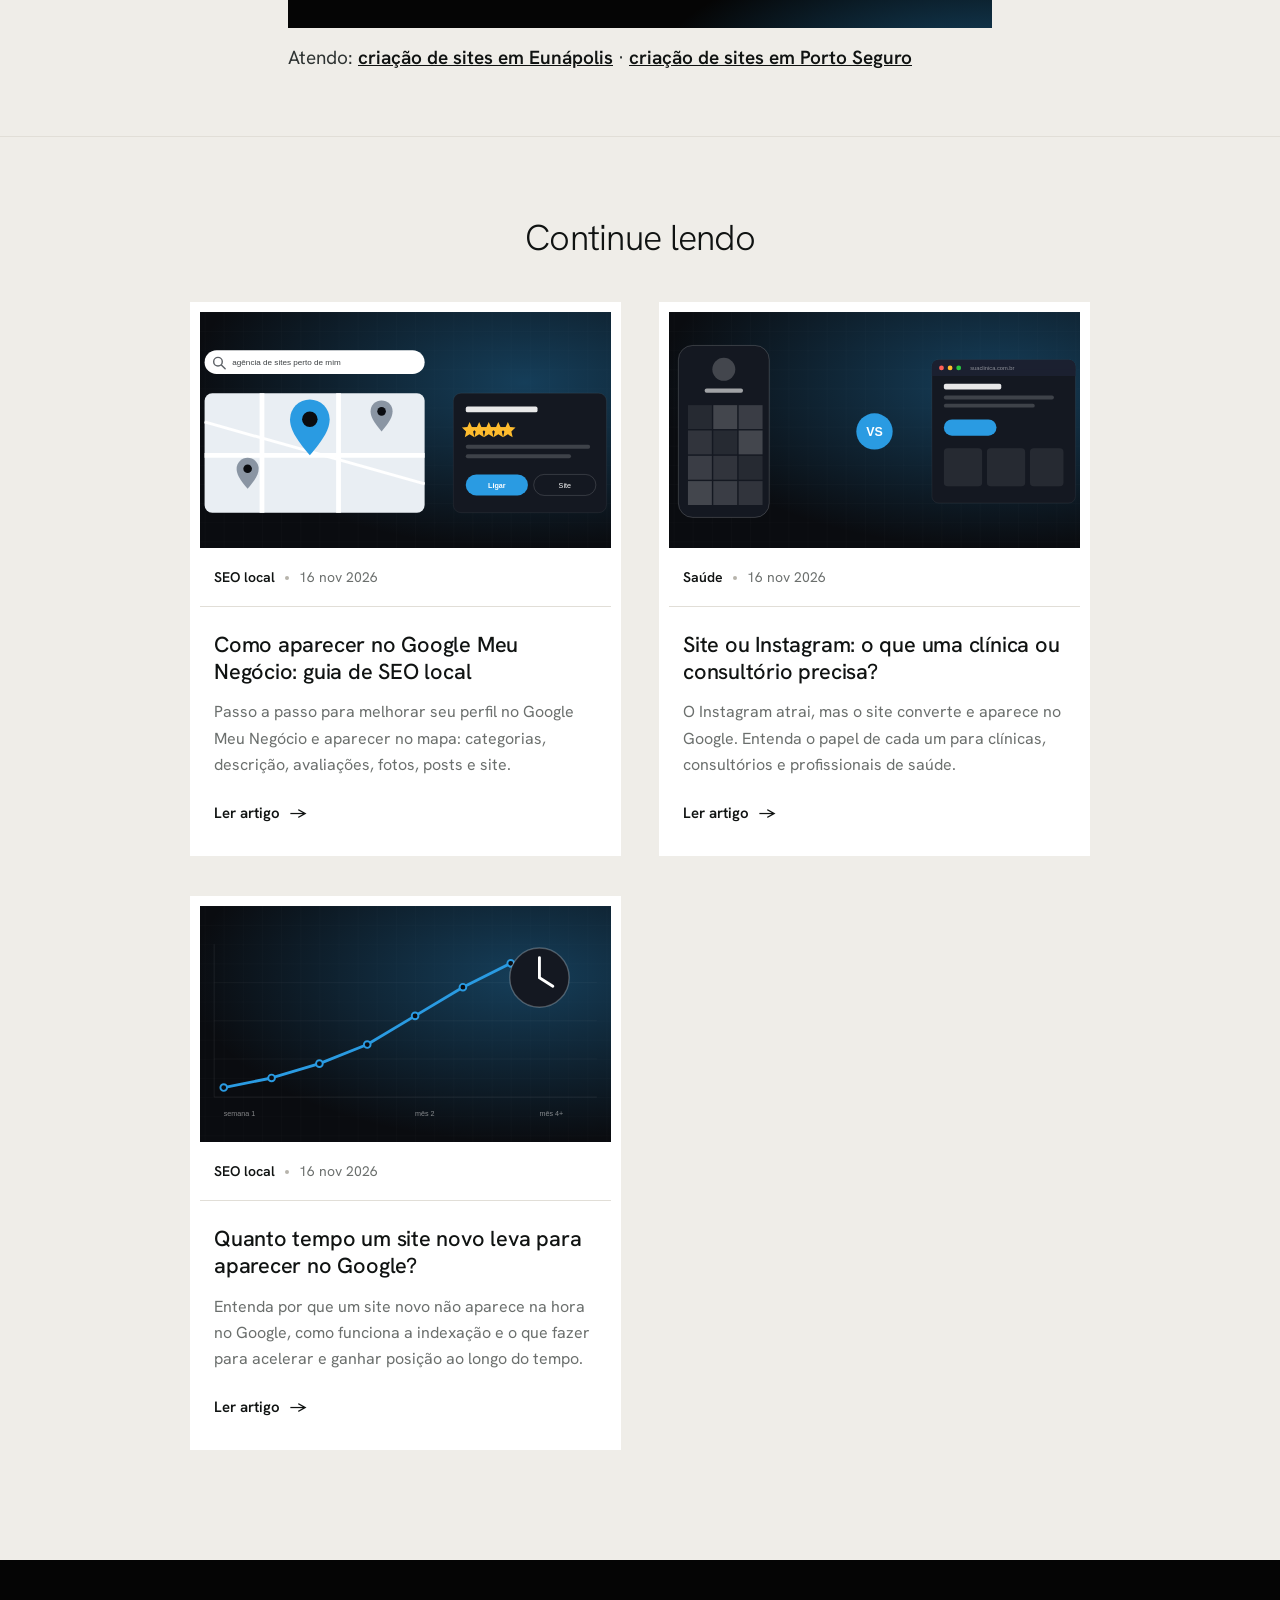
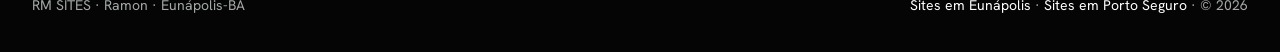
<file: blog/seo-para-dentistas/index.html>
<!DOCTYPE html>
<html lang="pt-BR">
<head>
<meta charset="utf-8">
<meta name="viewport" content="width=device-width, initial-scale=1">
<title>SEO para dentistas: como aparecer no Google | RM SITES</title>
<meta name="description" content="Guia prático de SEO local para dentistas e clínicas odontológicas: site, Google Meu Negócio, avaliações, conteúdo e cuidados com a publicidade odontológica.">
<meta name="robots" content="index, follow, max-image-preview:large">
<meta name="theme-color" content="#050505">
<link rel="canonical" href="https://www.ramonwebpro.com.br/blog/seo-para-dentistas/">
<link rel="icon" href="/favicon.svg" type="image/svg+xml">
<meta property="og:type" content="article"><meta property="og:locale" content="pt_BR"><meta property="og:site_name" content="RM SITES">
<meta property="og:title" content="SEO para dentistas: como aparecer no Google | RM SITES"><meta property="og:description" content="Guia prático de SEO local para dentistas e clínicas odontológicas: site, Google Meu Negócio, avaliações, conteúdo e cuidados com a publicidade odontológica.">
<meta property="og:url" content="https://www.ramonwebpro.com.br/blog/seo-para-dentistas/"><meta property="og:image" content="https://www.ramonwebpro.com.br/assets/blog-seo-para-dentistas.jpg"><meta property="og:image:width" content="1200"><meta property="og:image:height" content="630"><meta property="og:image:alt" content="SEO para dentistas: como aparecer no Google na sua cidade"><meta property=article:published_time content=2026-11-16><meta property=article:author content=Ramon>
<meta name="twitter:card" content="summary_large_image"><meta name="twitter:title" content="SEO para dentistas: como aparecer no Google | RM SITES"><meta name="twitter:description" content="Guia prático de SEO local para dentistas e clínicas odontológicas: site, Google Meu Negócio, avaliações, conteúdo e cuidados com a publicidade odontológica."><meta name="twitter:image" content="https://www.ramonwebpro.com.br/assets/blog-seo-para-dentistas.jpg">
<link rel="preconnect" href="https://fonts.googleapis.com"><link rel="preconnect" href="https://fonts.gstatic.com" crossorigin>
<link href="https://fonts.googleapis.com/css2?family=Hanken+Grotesk:wght@300;400;500;600;700;800&family=Instrument+Serif:ital@1&display=swap" rel="stylesheet">
<link rel="stylesheet" href="/blog.css">
<script type="application/ld+json">{"@context": "https://schema.org", "@graph": [{"@type": "BlogPosting", "@id": "https://www.ramonwebpro.com.br/blog/seo-para-dentistas/#post", "headline": "SEO para dentistas: como aparecer no Google na sua cidade", "description": "Guia prático de SEO local para dentistas e clínicas odontológicas: site, Google Meu Negócio, avaliações, conteúdo e cuidados com a publicidade odontológica.", "inLanguage": "pt-BR", "mainEntityOfPage": "https://www.ramonwebpro.com.br/blog/seo-para-dentistas/", "datePublished": "2026-11-16", "dateModified": "2026-11-16", "image": "https://www.ramonwebpro.com.br/assets/blog-seo-para-dentistas.jpg", "author": {"@type": "Person", "name": "Ramon", "url": "https://www.ramonwebpro.com.br/"}, "publisher": {"@id": "https://www.ramonwebpro.com.br/#negocio"}}, {"@type": "BreadcrumbList", "itemListElement": [{"@type": "ListItem", "position": 1, "name": "Início", "item": "https://www.ramonwebpro.com.br/"}, {"@type": "ListItem", "position": 2, "name": "Blog", "item": "https://www.ramonwebpro.com.br/blog/"}, {"@type": "ListItem", "position": 3, "name": "SEO para dentistas: como aparecer no Google na sua cidade", "item": "https://www.ramonwebpro.com.br/blog/seo-para-dentistas/"}]}, {"@type": "FAQPage", "mainEntity": [{"@type": "Question", "name": "Dentista precisa de site se já tem Instagram?", "acceptedAnswer": {"@type": "Answer", "text": "O Instagram mostra o seu trabalho, mas o site é o que responde buscas no Google e passa credibilidade. Os dois se complementam."}}, {"@type": "Question", "name": "Quanto tempo leva para o consultório aparecer no Google?", "acceptedAnswer": {"@type": "Answer", "text": "Depende da concorrência da cidade e da consistência do trabalho. Em geral são semanas a meses, e não há garantia de posição."}}]}]}</script>
</head>
<body>
<header class="top"><div class="w"><a class="brand" href="/" aria-label="RM SITES, página inicial">rm<span>sites</span><i>*</i></a><nav aria-label="Principal"><a class="hm" href="/">Início</a><a class="hm" href="/#projetos">Projetos</a><a class="hm" href="/#servicos">Serviços</a><a class="on" href="/blog/">Blog</a><a class="wbtn" href="https://wa.me/5573981598854?text=Ol%C3%A1%20Ramon%21%20Vi%20seu%20blog%20e%20quero%20um%20or%C3%A7amento." target="_blank" rel="noopener">WhatsApp</a></nav></div></header>
<main>
<section class="bh ah"><div class="w"><span class="pill">Saúde</span>
<h1>SEO para dentistas: como aparecer no Google na sua cidade</h1>
<nav class="crumb" aria-label="Você está em"><a href="/">Início</a><b>›</b><a href="/blog/">Blog</a><b>›</b><span>Saúde</span></nav>
<div class="ameta"><span>16 de novembro de 2026</span><i></i><span>6 min de leitura</span><i></i><span>Por Ramon, RM SITES</span></div></div></section>
<div class="cover"><img src="/assets/blog-seo-para-dentistas.svg" width="1000" height="494" alt="SEO para dentistas: como aparecer no Google na sua cidade"></div>
<article class="body">
<p class="lead">Quando alguém está com dor de dente ou quer fazer um tratamento, a primeira coisa que faz é pesquisar no celular. Se o seu consultório não aparece nessa busca, outro aparece no seu lugar. Veja o que importa para um dentista ser encontrado na própria cidade.</p>
<h2>O que as pessoas pesquisam</h2><p>As buscas costumam juntar o serviço e a cidade, como &#x27;dentista em Eunápolis&#x27;, &#x27;clareamento dental&#x27; ou &#x27;implante dentário&#x27;. O seu site e o seu perfil precisam deixar claro o que você faz e onde atende.</p><h2>Comece pelo Google Meu Negócio</h2><p>O perfil de empresa é o que aparece no mapa. Verifique o perfil, escolha a categoria correta, preencha serviços, horários e telefone e peça avaliações a pacientes satisfeitos. Avaliações reais são um dos fatores mais fortes nas buscas locais.</p><h2>Um site com uma página para cada tratamento</h2><p>Em vez de uma única página falando de tudo, crie páginas separadas para os principais tratamentos, como clareamento, implantes, ortodontia e lentes. Cada uma explica o procedimento, tira dúvidas comuns e deixa o caminho até o WhatsApp livre. Isso ajuda o Google a entender o que você oferece.</p><h2>Conteúdo que responde dúvidas reais</h2><p>Artigos curtos sobre perguntas frequentes dos pacientes, como cuidados depois de um procedimento ou quando procurar o dentista, atraem buscas e passam segurança. Escreva com clareza e sem prometer resultados.</p><h2>Atenção às regras de publicidade</h2><p>A odontologia tem regras éticas próprias sobre publicidade, definidas pelo conselho da categoria. Evite promessas de resultado, comparações e divulgação de preços de forma indevida, e confira as normas atuais do CFO antes de publicar.</p><h2>Velocidade e celular</h2><p>A maioria das buscas por dentista vem do celular. Um site rápido, com botão de WhatsApp sempre visível, evita que o paciente desista antes de entrar em contato.</p>
<h2>Perguntas frequentes</h2><details><summary>Dentista precisa de site se já tem Instagram?</summary><p>O Instagram mostra o seu trabalho, mas o site é o que responde buscas no Google e passa credibilidade. Os dois se complementam.</p></details><details><summary>Quanto tempo leva para o consultório aparecer no Google?</summary><p>Depende da concorrência da cidade e da consistência do trabalho. Em geral são semanas a meses, e não há garantia de posição.</p></details>
<aside class="box"><h3>Quer um site que seja encontrado no Google?</h3><p>Me conte sobre o seu negócio e eu envio uma proposta personalizada, sem compromisso.</p>
<a class="btn" href="https://wa.me/5573981598854?text=Ol%C3%A1%20Ramon%21%20Li%20seu%20artigo%20e%20quero%20um%20or%C3%A7amento%20de%20site." target="_blank" rel="noopener">Chamar no WhatsApp ↗</a></aside>
<p class="near">Atendo: <a href="/criacao-de-sites-eunapolis/">criação de sites em Eunápolis</a> · <a href="/criacao-de-sites-porto-seguro/">criação de sites em Porto Seguro</a></p>
</article>
<section class="more"><div class="w"><h3>Continue lendo</h3><div class="cards"><a class="card" data-cat="SEO local" href="/blog/como-aparecer-no-google-meu-negocio/"><div class="im"><img src="/assets/blog-como-aparecer-no-google-meu-negocio.svg" width="1000" height="494" loading="lazy" alt="Como aparecer no Google Meu Negócio: guia de SEO local"></div><div class="meta"><b>SEO local</b><i></i><span>16 nov 2026</span></div><h2>Como aparecer no Google Meu Negócio: guia de SEO local</h2><p>Passo a passo para melhorar seu perfil no Google Meu Negócio e aparecer no mapa: categorias, descrição, avaliações, fotos, posts e site.</p><span class="go">Ler artigo <span aria-hidden="true">→</span></span></a><a class="card" data-cat="Saúde" href="/blog/site-ou-instagram-para-clinica/"><div class="im"><img src="/assets/blog-site-ou-instagram-para-clinica.svg" width="1000" height="494" loading="lazy" alt="Site ou Instagram: o que uma clínica ou consultório precisa?"></div><div class="meta"><b>Saúde</b><i></i><span>16 nov 2026</span></div><h2>Site ou Instagram: o que uma clínica ou consultório precisa?</h2><p>O Instagram atrai, mas o site converte e aparece no Google. Entenda o papel de cada um para clínicas, consultórios e profissionais de saúde.</p><span class="go">Ler artigo <span aria-hidden="true">→</span></span></a><a class="card" data-cat="SEO local" href="/blog/quanto-tempo-um-site-leva-para-aparecer-no-google/"><div class="im"><img src="/assets/blog-quanto-tempo-um-site-leva-para-aparecer-no-google.svg" width="1000" height="494" loading="lazy" alt="Quanto tempo um site novo leva para aparecer no Google?"></div><div class="meta"><b>SEO local</b><i></i><span>16 nov 2026</span></div><h2>Quanto tempo um site novo leva para aparecer no Google?</h2><p>Entenda por que um site novo não aparece na hora no Google, como funciona a indexação e o que fazer para acelerar e ganhar posição ao longo do tempo.</p><span class="go">Ler artigo <span aria-hidden="true">→</span></span></a></div></div></section>
</main>
<footer class="foot"><div class="w"><span>RM SITES · Ramon · Eunápolis-BA</span><span><a href="/criacao-de-sites-eunapolis/">Sites em Eunápolis</a> · <a href="/criacao-de-sites-porto-seguro/">Sites em Porto Seguro</a> · © 2026</span></div></footer>
</body></html>
</file>
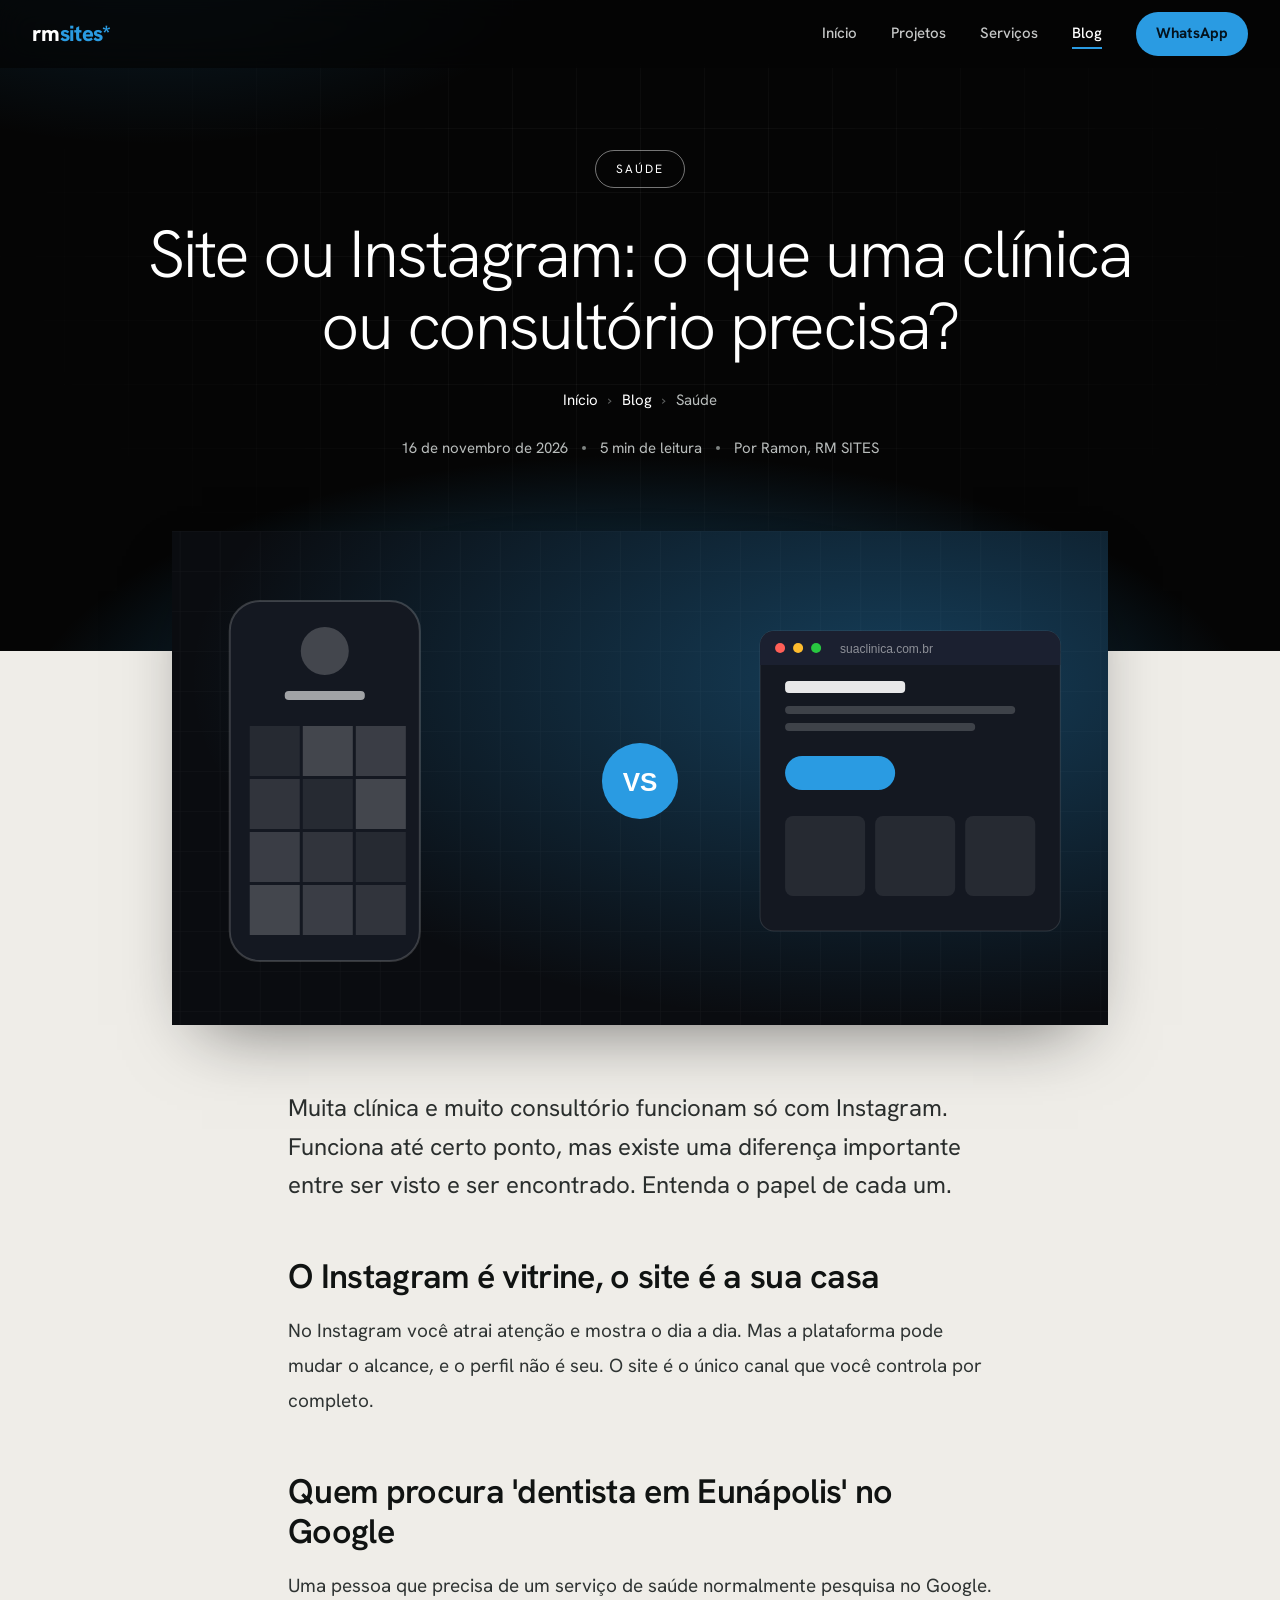
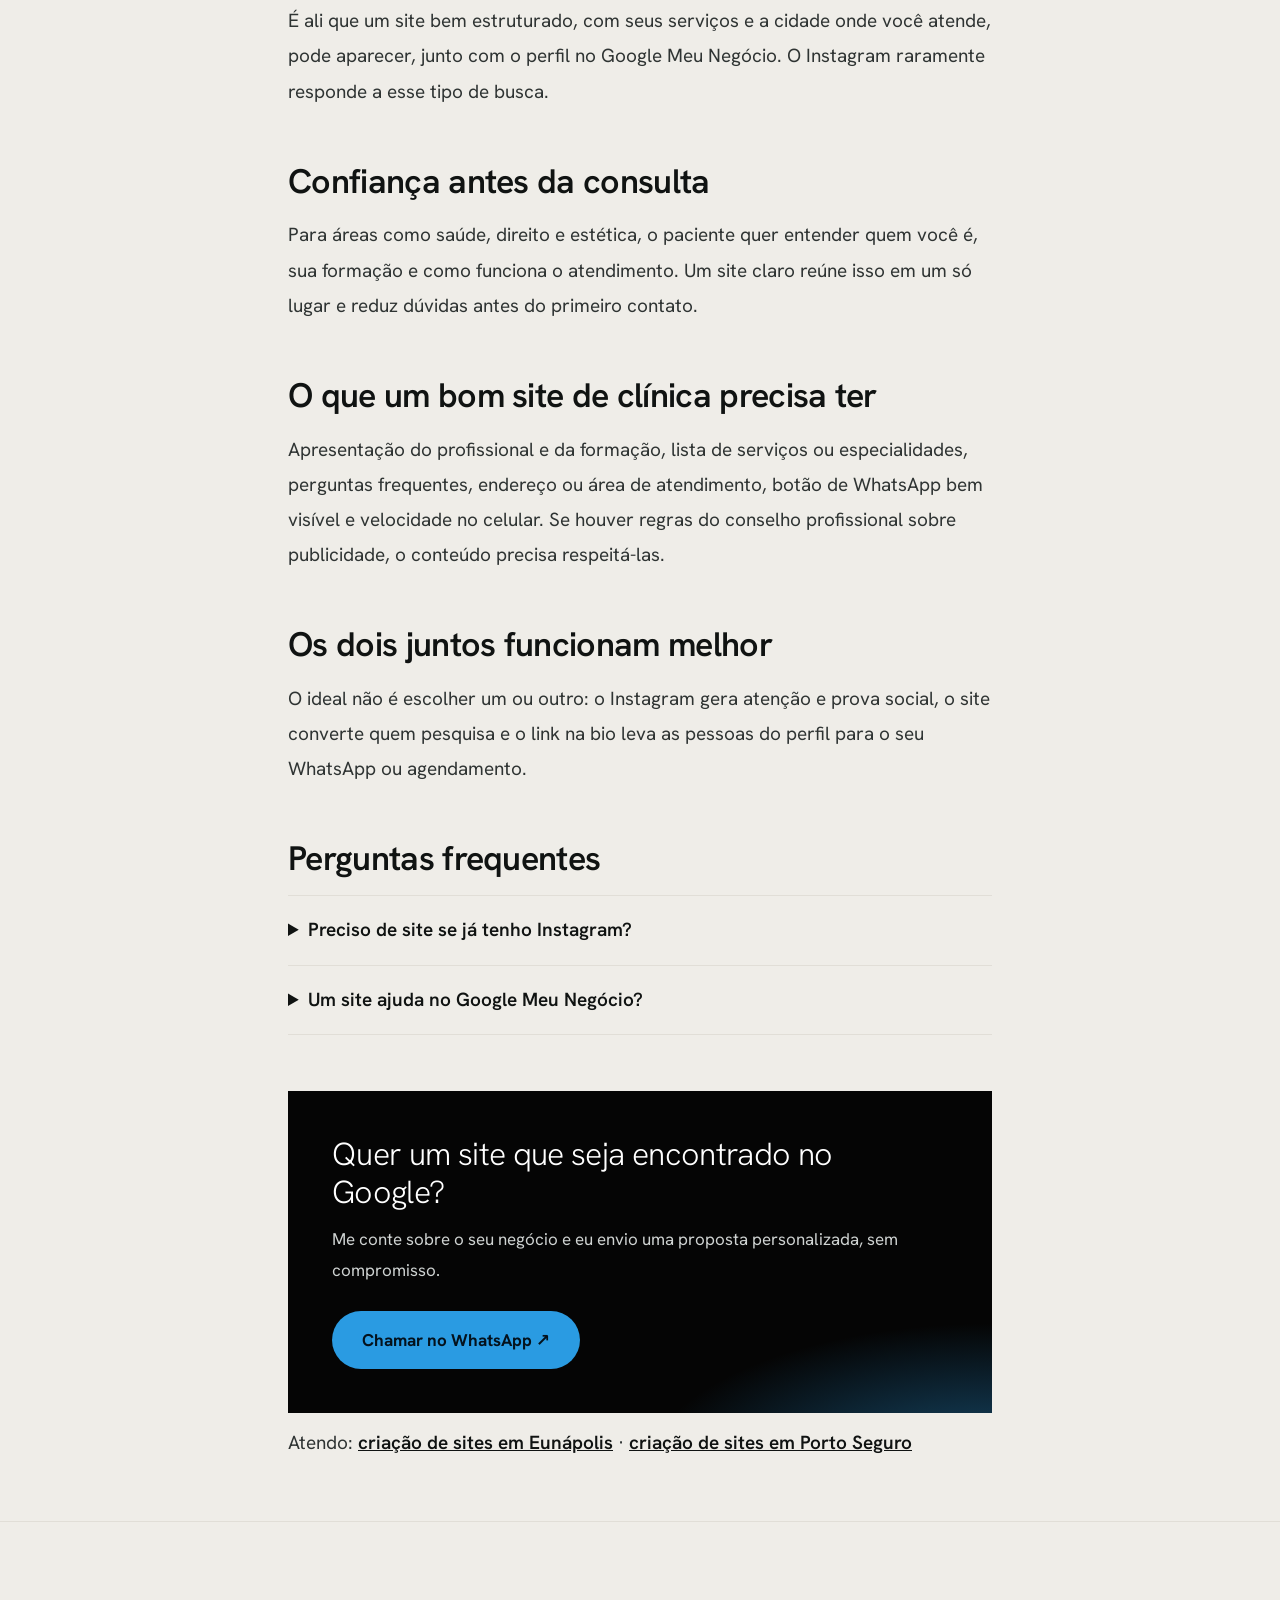
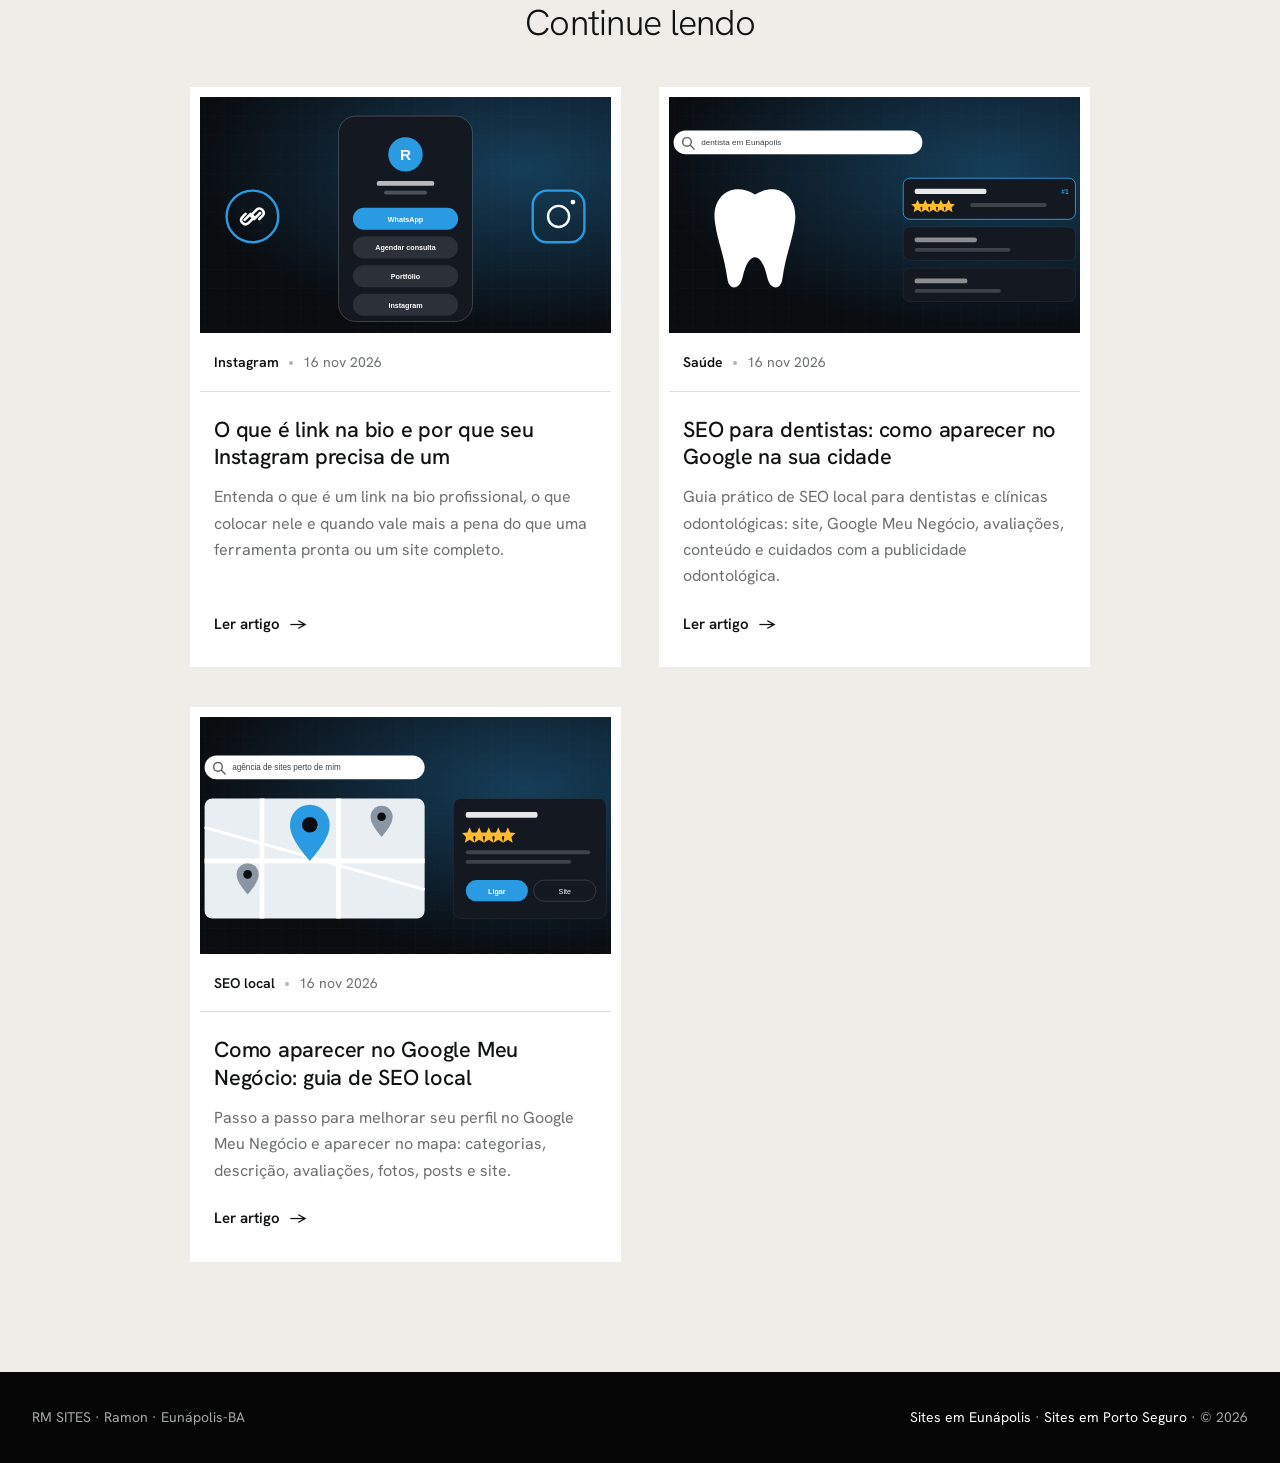
<file: blog/site-ou-instagram-para-clinica/index.html>
<!DOCTYPE html>
<html lang="pt-BR">
<head>
<meta charset="utf-8">
<meta name="viewport" content="width=device-width, initial-scale=1">
<title>Site ou Instagram para clínicas e consultórios | RM SITES</title>
<meta name="description" content="O Instagram atrai, mas o site converte e aparece no Google. Entenda o papel de cada um para clínicas, consultórios e profissionais de saúde.">
<meta name="robots" content="index, follow, max-image-preview:large">
<meta name="theme-color" content="#050505">
<link rel="canonical" href="https://www.ramonwebpro.com.br/blog/site-ou-instagram-para-clinica/">
<link rel="icon" href="/favicon.svg" type="image/svg+xml">
<meta property="og:type" content="article"><meta property="og:locale" content="pt_BR"><meta property="og:site_name" content="RM SITES">
<meta property="og:title" content="Site ou Instagram para clínicas e consultórios | RM SITES"><meta property="og:description" content="O Instagram atrai, mas o site converte e aparece no Google. Entenda o papel de cada um para clínicas, consultórios e profissionais de saúde.">
<meta property="og:url" content="https://www.ramonwebpro.com.br/blog/site-ou-instagram-para-clinica/"><meta property="og:image" content="https://www.ramonwebpro.com.br/assets/blog-site-ou-instagram-para-clinica.jpg"><meta property="og:image:width" content="1200"><meta property="og:image:height" content="630"><meta property="og:image:alt" content="Site ou Instagram: o que uma clínica ou consultório precisa?"><meta property=article:published_time content=2026-11-16><meta property=article:author content=Ramon>
<meta name="twitter:card" content="summary_large_image"><meta name="twitter:title" content="Site ou Instagram para clínicas e consultórios | RM SITES"><meta name="twitter:description" content="O Instagram atrai, mas o site converte e aparece no Google. Entenda o papel de cada um para clínicas, consultórios e profissionais de saúde."><meta name="twitter:image" content="https://www.ramonwebpro.com.br/assets/blog-site-ou-instagram-para-clinica.jpg">
<link rel="preconnect" href="https://fonts.googleapis.com"><link rel="preconnect" href="https://fonts.gstatic.com" crossorigin>
<link href="https://fonts.googleapis.com/css2?family=Hanken+Grotesk:wght@300;400;500;600;700;800&family=Instrument+Serif:ital@1&display=swap" rel="stylesheet">
<link rel="stylesheet" href="/blog.css">
<script type="application/ld+json">{"@context": "https://schema.org", "@graph": [{"@type": "BlogPosting", "@id": "https://www.ramonwebpro.com.br/blog/site-ou-instagram-para-clinica/#post", "headline": "Site ou Instagram: o que uma clínica ou consultório precisa?", "description": "O Instagram atrai, mas o site converte e aparece no Google. Entenda o papel de cada um para clínicas, consultórios e profissionais de saúde.", "inLanguage": "pt-BR", "mainEntityOfPage": "https://www.ramonwebpro.com.br/blog/site-ou-instagram-para-clinica/", "datePublished": "2026-11-16", "dateModified": "2026-11-16", "image": "https://www.ramonwebpro.com.br/assets/blog-site-ou-instagram-para-clinica.jpg", "author": {"@type": "Person", "name": "Ramon", "url": "https://www.ramonwebpro.com.br/"}, "publisher": {"@id": "https://www.ramonwebpro.com.br/#negocio"}}, {"@type": "BreadcrumbList", "itemListElement": [{"@type": "ListItem", "position": 1, "name": "Início", "item": "https://www.ramonwebpro.com.br/"}, {"@type": "ListItem", "position": 2, "name": "Blog", "item": "https://www.ramonwebpro.com.br/blog/"}, {"@type": "ListItem", "position": 3, "name": "Site ou Instagram: o que uma clínica ou consultório precisa?", "item": "https://www.ramonwebpro.com.br/blog/site-ou-instagram-para-clinica/"}]}, {"@type": "FAQPage", "mainEntity": [{"@type": "Question", "name": "Preciso de site se já tenho Instagram?", "acceptedAnswer": {"@type": "Answer", "text": "Se você quer ser encontrado em buscas no Google e ter um canal que seja seu, sim. O Instagram e o site se complementam."}}, {"@type": "Question", "name": "Um site ajuda no Google Meu Negócio?", "acceptedAnswer": {"@type": "Answer", "text": "Sim. O site dá mais informação ao Google sobre o que você faz e onde atende, e reforça o perfil nas buscas locais."}}]}]}</script>
</head>
<body>
<header class="top"><div class="w"><a class="brand" href="/" aria-label="RM SITES, página inicial">rm<span>sites</span><i>*</i></a><nav aria-label="Principal"><a class="hm" href="/">Início</a><a class="hm" href="/#projetos">Projetos</a><a class="hm" href="/#servicos">Serviços</a><a class="on" href="/blog/">Blog</a><a class="wbtn" href="https://wa.me/5573981598854?text=Ol%C3%A1%20Ramon%21%20Vi%20seu%20blog%20e%20quero%20um%20or%C3%A7amento." target="_blank" rel="noopener">WhatsApp</a></nav></div></header>
<main>
<section class="bh ah"><div class="w"><span class="pill">Saúde</span>
<h1>Site ou Instagram: o que uma clínica ou consultório precisa?</h1>
<nav class="crumb" aria-label="Você está em"><a href="/">Início</a><b>›</b><a href="/blog/">Blog</a><b>›</b><span>Saúde</span></nav>
<div class="ameta"><span>16 de novembro de 2026</span><i></i><span>5 min de leitura</span><i></i><span>Por Ramon, RM SITES</span></div></div></section>
<div class="cover"><img src="/assets/blog-site-ou-instagram-para-clinica.svg" width="1000" height="494" alt="Site ou Instagram: o que uma clínica ou consultório precisa?"></div>
<article class="body">
<p class="lead">Muita clínica e muito consultório funcionam só com Instagram. Funciona até certo ponto, mas existe uma diferença importante entre ser visto e ser encontrado. Entenda o papel de cada um.</p>
<h2>O Instagram é vitrine, o site é a sua casa</h2><p>No Instagram você atrai atenção e mostra o dia a dia. Mas a plataforma pode mudar o alcance, e o perfil não é seu. O site é o único canal que você controla por completo.</p><h2>Quem procura &#x27;dentista em Eunápolis&#x27; no Google</h2><p>Uma pessoa que precisa de um serviço de saúde normalmente pesquisa no Google. É ali que um site bem estruturado, com seus serviços e a cidade onde você atende, pode aparecer, junto com o perfil no Google Meu Negócio. O Instagram raramente responde a esse tipo de busca.</p><h2>Confiança antes da consulta</h2><p>Para áreas como saúde, direito e estética, o paciente quer entender quem você é, sua formação e como funciona o atendimento. Um site claro reúne isso em um só lugar e reduz dúvidas antes do primeiro contato.</p><h2>O que um bom site de clínica precisa ter</h2><p>Apresentação do profissional e da formação, lista de serviços ou especialidades, perguntas frequentes, endereço ou área de atendimento, botão de WhatsApp bem visível e velocidade no celular. Se houver regras do conselho profissional sobre publicidade, o conteúdo precisa respeitá-las.</p><h2>Os dois juntos funcionam melhor</h2><p>O ideal não é escolher um ou outro: o Instagram gera atenção e prova social, o site converte quem pesquisa e o link na bio leva as pessoas do perfil para o seu WhatsApp ou agendamento.</p>
<h2>Perguntas frequentes</h2><details><summary>Preciso de site se já tenho Instagram?</summary><p>Se você quer ser encontrado em buscas no Google e ter um canal que seja seu, sim. O Instagram e o site se complementam.</p></details><details><summary>Um site ajuda no Google Meu Negócio?</summary><p>Sim. O site dá mais informação ao Google sobre o que você faz e onde atende, e reforça o perfil nas buscas locais.</p></details>
<aside class="box"><h3>Quer um site que seja encontrado no Google?</h3><p>Me conte sobre o seu negócio e eu envio uma proposta personalizada, sem compromisso.</p>
<a class="btn" href="https://wa.me/5573981598854?text=Ol%C3%A1%20Ramon%21%20Li%20seu%20artigo%20e%20quero%20um%20or%C3%A7amento%20de%20site." target="_blank" rel="noopener">Chamar no WhatsApp ↗</a></aside>
<p class="near">Atendo: <a href="/criacao-de-sites-eunapolis/">criação de sites em Eunápolis</a> · <a href="/criacao-de-sites-porto-seguro/">criação de sites em Porto Seguro</a></p>
</article>
<section class="more"><div class="w"><h3>Continue lendo</h3><div class="cards"><a class="card" data-cat="Instagram" href="/blog/o-que-e-link-na-bio/"><div class="im"><img src="/assets/blog-o-que-e-link-na-bio.svg" width="1000" height="494" loading="lazy" alt="O que é link na bio e por que seu Instagram precisa de um"></div><div class="meta"><b>Instagram</b><i></i><span>16 nov 2026</span></div><h2>O que é link na bio e por que seu Instagram precisa de um</h2><p>Entenda o que é um link na bio profissional, o que colocar nele e quando vale mais a pena do que uma ferramenta pronta ou um site completo.</p><span class="go">Ler artigo <span aria-hidden="true">→</span></span></a><a class="card" data-cat="Saúde" href="/blog/seo-para-dentistas/"><div class="im"><img src="/assets/blog-seo-para-dentistas.svg" width="1000" height="494" loading="lazy" alt="SEO para dentistas: como aparecer no Google na sua cidade"></div><div class="meta"><b>Saúde</b><i></i><span>16 nov 2026</span></div><h2>SEO para dentistas: como aparecer no Google na sua cidade</h2><p>Guia prático de SEO local para dentistas e clínicas odontológicas: site, Google Meu Negócio, avaliações, conteúdo e cuidados com a publicidade odontológica.</p><span class="go">Ler artigo <span aria-hidden="true">→</span></span></a><a class="card" data-cat="SEO local" href="/blog/como-aparecer-no-google-meu-negocio/"><div class="im"><img src="/assets/blog-como-aparecer-no-google-meu-negocio.svg" width="1000" height="494" loading="lazy" alt="Como aparecer no Google Meu Negócio: guia de SEO local"></div><div class="meta"><b>SEO local</b><i></i><span>16 nov 2026</span></div><h2>Como aparecer no Google Meu Negócio: guia de SEO local</h2><p>Passo a passo para melhorar seu perfil no Google Meu Negócio e aparecer no mapa: categorias, descrição, avaliações, fotos, posts e site.</p><span class="go">Ler artigo <span aria-hidden="true">→</span></span></a></div></div></section>
</main>
<footer class="foot"><div class="w"><span>RM SITES · Ramon · Eunápolis-BA</span><span><a href="/criacao-de-sites-eunapolis/">Sites em Eunápolis</a> · <a href="/criacao-de-sites-porto-seguro/">Sites em Porto Seguro</a> · © 2026</span></div></footer>
</body></html>
</file>
<file: blog.css>
:root{--bg:#050505;--cream:#efede8;--ink:#101312;--mut:#6b6f6d;--g:#2A9BE2;--line:#e1ded7}
*{box-sizing:border-box}html{scroll-behavior:smooth}
body{margin:0;background:var(--cream);color:var(--ink);font:400 17px/1.7 "Hanken Grotesk",system-ui,sans-serif;-webkit-font-smoothing:antialiased}
a{color:inherit}img{display:block;max-width:100%}
.w{max-width:1280px;margin:0 auto;padding:0 32px}
/* header */
.top{position:fixed;inset:0 0 auto 0;z-index:20;background:rgba(5,5,5,.72);backdrop-filter:blur(14px);-webkit-backdrop-filter:blur(14px);color:#fff}
.top .w{display:flex;align-items:center;justify-content:space-between;height:68px}
.brand{font-weight:800;font-size:22px;letter-spacing:-.03em;text-decoration:none;color:#fff}.brand span{color:var(--g)}.brand i{font-style:normal;color:var(--g)}
.top nav{display:flex;align-items:center;gap:34px;font-size:15px;font-weight:500}.top nav a{text-decoration:none;color:#e8eaea;opacity:.85;transition:.2s}.top nav a:hover,.top nav a.on{opacity:1;color:#fff}
.top nav a.on{box-shadow:0 2px 0 var(--g)}
.wbtn{background:var(--g);color:#04121d!important;font-weight:700;padding:9px 20px;border-radius:999px;opacity:1!important}
/* hero */
.bh{position:relative;overflow:hidden;background:var(--bg);color:#fff;text-align:center;padding:150px 0 90px}
.bh:before{content:"";position:absolute;inset:0;background:radial-gradient(900px 420px at 50% 115%,rgba(42,155,226,.55),transparent 70%),radial-gradient(600px 300px at 12% -10%,rgba(42,155,226,.18),transparent 70%)}
.bh:after{content:"";position:absolute;inset:0;background-image:linear-gradient(rgba(255,255,255,.04) 1px,transparent 1px),linear-gradient(90deg,rgba(255,255,255,.04) 1px,transparent 1px);background-size:64px 64px;mask-image:radial-gradient(ellipse at 50% 40%,#000 20%,transparent 75%);-webkit-mask-image:radial-gradient(ellipse at 50% 40%,#000 20%,transparent 75%)}
.bh .w{position:relative;z-index:1}
.bh h1{font-weight:300;font-size:clamp(64px,10vw,140px);line-height:1;letter-spacing:-.04em;margin:0 0 22px}
.bh h1 em{font-family:"Instrument Serif",serif;font-weight:400;color:var(--g)}
.crumb{display:flex;justify-content:center;gap:10px;font-size:15px;color:#b9bdbc;margin:0 0 22px}.crumb a{text-decoration:none;color:#fff}.crumb b{font-weight:400;opacity:.5}
.bh p.sub{font-size:clamp(17px,1.8vw,21px);color:#cfd3d2;margin:0 auto;max-width:640px}
/* filters */
.bm{padding:56px 0 110px}
.filters{display:flex;flex-wrap:wrap;gap:12px;justify-content:center;margin:0 0 56px}
.filters button{font:500 15px "Hanken Grotesk",sans-serif;border:1px solid #cfccc4;background:transparent;color:var(--ink);padding:12px 26px;border-radius:999px;cursor:pointer;transition:.2s}
.filters button:hover{border-color:var(--ink)}.filters button.on{background:var(--ink);color:#fff;border-color:var(--ink)}
/* cards */
.cards{display:grid;grid-template-columns:repeat(auto-fill,minmax(340px,1fr));gap:40px 38px}
.card{display:flex;flex-direction:column;background:#fff;padding:10px 10px 30px;text-decoration:none;transition:transform .3s,box-shadow .3s}
.card:hover{transform:translateY(-6px);box-shadow:0 28px 50px -22px rgba(0,0,0,.28)}
.card .im{aspect-ratio:16/9.2;overflow:hidden;background:#111}.card .im img{width:100%;height:100%;object-fit:cover;transition:transform .6s}.card:hover .im img{transform:scale(1.04)}
.meta{display:flex;align-items:center;gap:10px;font-size:14px;color:var(--mut);padding:18px 14px 16px;border-bottom:1px solid var(--line);margin:0 0 4px}
.meta b{color:var(--ink);font-weight:600}.meta i{width:4px;height:4px;border-radius:50%;background:#b7b4ac}
.card h2{font-size:clamp(21px,1.7vw,25px);line-height:1.25;font-weight:500;letter-spacing:-.01em;margin:20px 14px 14px;color:var(--ink)}
.card p{margin:0 14px 22px;color:var(--mut);font-size:16px;line-height:1.65;flex:1}
.card .go{margin:0 14px;font-weight:600;font-size:15px;display:inline-flex;gap:10px;align-items:center}.card .go span{transition:transform .25s}.card:hover .go span{transform:translateX(5px)}
.card[hidden]{display:none}
/* article */
.ah{padding-bottom:190px}
.ah .pill{display:inline-block;border:1px solid rgba(255,255,255,.45);border-radius:999px;padding:8px 20px;font-size:12px;letter-spacing:.18em;text-transform:uppercase;margin:0 0 30px}
.ah h1{font-weight:300;font-size:clamp(36px,5.2vw,72px);line-height:1.08;letter-spacing:-.03em;margin:0 auto 26px;max-width:1000px}
.ameta{font-size:15px;color:#b9bdbc;display:flex;flex-wrap:wrap;gap:6px 14px;justify-content:center;margin-top:6px}.ameta i{width:4px;height:4px;border-radius:50%;background:#7e8381;align-self:center}
.cover{position:relative;z-index:2;max-width:1000px;margin:-120px auto 0;padding:0 32px}.cover img{width:100%;aspect-ratio:16/8.3;object-fit:cover;box-shadow:0 30px 70px -30px rgba(0,0,0,.55)}
.body{max-width:760px;margin:0 auto;padding:64px 28px 40px}
.body .lead{font-size:clamp(20px,2.2vw,24px);line-height:1.6;color:#2a2e2d;margin:0 0 38px;font-weight:400}
.body h2{font-size:clamp(26px,3vw,34px);line-height:1.2;font-weight:600;letter-spacing:-.02em;margin:52px 0 16px}
.body p{font-size:19px;line-height:1.85;color:#2f3433;margin:0 0 20px}
.body details{border-bottom:1px solid var(--line);padding:18px 0}.body details:first-of-type{border-top:1px solid var(--line)}
.body summary{cursor:pointer;font-weight:600;font-size:19px}.body details p{margin:12px 0 0;font-size:17.5px}
.box{margin:56px 0 12px;background:var(--bg);color:#fff;padding:44px;position:relative;overflow:hidden}
.box:before{content:"";position:absolute;inset:0;background:radial-gradient(500px 220px at 100% 120%,rgba(42,155,226,.5),transparent 70%)}
.box>*{position:relative}.box h3{font-size:clamp(24px,2.6vw,32px);font-weight:300;line-height:1.2;margin:0 0 12px;letter-spacing:-.02em}.box p{color:#cfd3d2;font-size:17px;margin:0 0 24px}
.btn{display:inline-block;background:var(--g);color:#04121d;font-weight:700;text-decoration:none;padding:15px 30px;border-radius:999px;transition:transform .2s}.btn:hover{transform:translateY(-2px)}
.more{border-top:1px solid var(--line);padding:70px 0 110px}.more h3{font-size:clamp(26px,3vw,36px);font-weight:300;letter-spacing:-.02em;margin:0 0 34px;text-align:center}
.more .cards{max-width:900px;margin:0 auto;grid-template-columns:repeat(auto-fit,minmax(300px,1fr))}
.near{font-size:15px;color:var(--mut);margin:30px 0 0}.near a{color:var(--ink);font-weight:600}
/* footer */
.foot{background:var(--bg);color:#a3a8a6;padding:34px 0;font-size:14px}.foot .w{display:flex;flex-wrap:wrap;gap:14px;justify-content:space-between}.foot a{color:#fff;text-decoration:none}
@media(max-width:700px){.top nav{gap:18px}.top nav a.hm{display:none}.w{padding:0 20px}.bh{padding:120px 0 64px}.cards{grid-template-columns:1fr}.ah{padding-bottom:150px}.cover{margin-top:-90px;padding:0 16px}.box{padding:30px 24px}}
</file>
<file: city.css>
/* Páginas de cidade: ajustes sobre o estilo da home */
.hero3--city .hero3__h{font-size:min(9.8vw,22svh)}.hero3--city .hero3__l2{text-align:right}.hero3--one .hero3__l2{font-size:.76em}
.who__list{list-style:none;margin:48px 0 0;padding:0;display:grid;grid-template-columns:repeat(2,1fr);gap:0 clamp(30px,6vw,100px)}
.who__list li{padding:24px 0;border-top:1px solid var(--line-d);font-size:clamp(18px,1.8vw,24px);font-weight:700;letter-spacing:-.02em;display:flex;gap:16px;align-items:baseline}
.who__list li::before{content:"✓";color:var(--g);font-size:.8em}
.near{margin-top:26px;font-size:15px;color:#04121d}.near a{font-weight:700;text-decoration:underline;text-underline-offset:3px}
@media(max-width:900px){.dbr{display:none}.hero3--one .hero3__l2{font-size:1em}.hero3--city .hero3__h{font-size:min(15.5vw,11svh)}.hero3--city .hero3__l2{top:calc(max(12svh,98px) + min(15.5vw,11svh)*.86)}.who__list{grid-template-columns:1fr}}
.guides__list{list-style:none;margin:40px 0 44px;padding:0;display:grid;grid-template-columns:repeat(3,1fr);gap:20px}
.guides__list a{display:flex;flex-direction:column;gap:10px;height:100%;padding:28px;border:1px solid var(--line-l);border-radius:20px;text-decoration:none;background:#fff;transition:transform .3s,box-shadow .3s}
.guides__list a:hover{transform:translateY(-4px);box-shadow:0 20px 40px -24px rgba(0,0,0,.35)}
.guides__list strong{font-size:clamp(19px,1.7vw,24px);letter-spacing:-.025em;line-height:1.2}
.guides__list span{color:#6b6f6d;font-size:15px;line-height:1.55}
@media(max-width:900px){.guides__list{grid-template-columns:1fr}}
</file>
<file: style.min.css>
:root{--black:#050505;--ink:#0d0d0d;--white:#ffffff;--gray:#f3f3f1;--line-l:#e4e4e0;--line-d:rgba(255,255,255,.12);--g:#2A9BE2;--g-ink:#04121d;--muted-l:#5b5f5d;--muted-d:#a3a8a6;--wrap:1240px;--font:"Hanken Grotesk",system-ui,-apple-system,"Segoe UI",sans-serif}*,*:before,*:after{box-sizing:border-box}html{scroll-behavior:smooth;scroll-padding-top:80px}body{margin:0;background:var(--white);color:var(--ink);font-family:var(--font);font-size:17px;line-height:1.65;font-weight:500;-webkit-font-smoothing:antialiased;overflow-x:hidden}body.is-locked{overflow:hidden}img{max-width:100%;height:auto;display:block}a{color:inherit;text-decoration:none}ul,ol{margin:0;padding:0;list-style:none}h1,h2,h3,h4,p,blockquote{margin:0}h1,h2,h3,h4{font-weight:700;line-height:1.08;letter-spacing:-.035em}mark{background:none;color:inherit;position:relative;white-space:normal;background-image:linear-gradient(var(--g),var(--g));background-repeat:no-repeat;background-position:0 92%;background-size:100% .34em;padding:0 .04em}.section--dark mark,.hero mark{background-image:none;color:var(--g)}.wrap{width:min(var(--wrap),100% - 48px);margin-inline:auto}.skip{position:absolute;left:-999px;top:8px;background:var(--g);color:var(--g-ink);padding:8px 14px;border-radius:8px;z-index:300}.skip:focus{left:8px}:focus-visible{outline:2px solid var(--g);outline-offset:3px;border-radius:4px}.loader{display:none}.js .loader{display:grid;position:fixed;inset:0;z-index:500;background:var(--black);color:#fff;place-items:center;transition:transform .8s cubic-bezier(.77,0,.18,1)}.js.no-loader .loader{display:none}.loader.is-done{transform:translateY(-100%)}.loader__in{width:min(320px,70vw);text-align:center}.loader__n{font-size:clamp(56px,10vw,96px);font-weight:700;letter-spacing:-.05em}.loader__p{font-size:clamp(28px,5vw,44px);font-weight:600;color:var(--g)}.loader__bar{height:1px;background:#fff3;margin-top:18px}.loader__bar i{display:block;height:100%;width:0;background:var(--g)}.header{position:fixed;inset:0 0 auto;z-index:200;display:flex;justify-content:space-between;align-items:center;padding:20px clamp(20px,4vw,56px);color:#fff;mix-blend-mode:normal;transition:background .3s,padding .3s}.header.is-scrolled{background:#050505db;backdrop-filter:blur(12px);-webkit-backdrop-filter:blur(12px);padding-block:14px}.brand{font-weight:800;letter-spacing:-.045em;font-size:26px;display:inline-flex;align-items:baseline;line-height:1}.brand i{font-style:normal;color:var(--g);font-size:.62em;align-self:flex-start;margin-left:2px}.brand small{font-size:11px;font-weight:500;letter-spacing:.02em;color:var(--muted-d);margin-left:8px}.brand--lg{font-size:40px}.header__right{display:flex;align-items:center;gap:22px}.lang{display:flex;gap:8px;align-items:center;font-size:13px;font-weight:600;letter-spacing:.08em}.lang button{background:none;border:0;color:#ffffff8c;font:inherit;cursor:pointer;padding:4px;transition:color .2s}.lang button.is-on,.lang button:hover{color:#fff}.lang button.is-on{color:var(--g)}.lang b{color:#ffffff4d;font-weight:400}.burger{width:46px;height:46px;border-radius:50%;border:1px solid rgba(255,255,255,.35);background:transparent;cursor:pointer;position:relative;transition:border-color .2s,background .2s}.burger:hover{border-color:var(--g)}.burger span{position:absolute;left:13px;right:13px;height:2px;background:#fff;transition:.3s}.burger span:nth-child(1){top:16px}.burger span:nth-child(2){top:22px}.burger span:nth-child(3){top:28px;right:21px}.burger[aria-expanded=true] span:nth-child(1){top:22px;transform:rotate(45deg)}.burger[aria-expanded=true] span:nth-child(2){opacity:0}.burger[aria-expanded=true] span:nth-child(3){top:22px;right:13px;transform:rotate(-45deg)}.menu{position:fixed;inset:0;z-index:150;background:var(--black);color:#fff;display:flex;flex-direction:column;justify-content:center;padding:100px clamp(24px,6vw,96px) 40px;clip-path:circle(0 at calc(100% - 60px) 44px);visibility:hidden;transition:clip-path .7s cubic-bezier(.77,0,.18,1),visibility 0s .7s}.menu.is-open{clip-path:circle(150% at calc(100% - 60px) 44px);visibility:visible;transition:clip-path .7s cubic-bezier(.77,0,.18,1),visibility 0s}.menu ul{display:grid;gap:4px}.menu li a{display:flex;align-items:baseline;gap:20px;font-size:clamp(38px,8vw,92px);font-weight:700;letter-spacing:-.045em;line-height:1.1;transition:color .2s,padding-left .3s}.menu li a i{font-style:normal;font-size:14px;color:var(--g);font-weight:600;letter-spacing:.1em}.menu li a:hover{color:var(--g);padding-left:14px}.menu__foot{display:flex;flex-wrap:wrap;gap:12px 28px;margin-top:44px;padding-top:24px;border-top:1px solid var(--line-d);color:var(--muted-d);font-size:15px}.menu__foot a{color:#fff}.menu__foot a:hover{color:var(--g)}.btn{display:inline-flex;align-items:center;gap:12px;background:var(--g);color:var(--g-ink);font-weight:700;font-size:14px;letter-spacing:.05em;padding:17px 30px;border-radius:999px;border:1px solid var(--g);transition:transform .25s,box-shadow .25s,background .25s,color .25s;text-align:center}.btn:hover{transform:translateY(-2px);box-shadow:0 14px 34px -10px #2a9be2b3}.btn--lg{padding:21px 36px;font-size:15px}.btn--dark{background:var(--black);color:#fff;border-color:var(--black)}.btn--dark:hover{box-shadow:0 14px 34px -10px #0009}.btn--ghost-light{background:transparent;color:#fff;border-color:#ffffff59}.btn--ghost-light:hover{background:var(--g);color:var(--g-ink);border-color:var(--g)}.link{display:inline-flex;gap:8px;font-weight:700;border-bottom:2px solid var(--g);padding-bottom:2px;transition:gap .2s}.link:hover{gap:14px}.center{text-align:center;margin-top:64px}.hero{position:relative;background:var(--black);color:#fff;min-height:100vh;display:grid;place-items:center;padding:112px 0 56px;overflow:hidden;text-align:center;isolation:isolate}.hero__mosaic{position:absolute;inset:-12% -10%;display:grid;grid-template-columns:repeat(3,1fr);gap:26px;transform:perspective(1800px) rotateX(10deg) rotate(-5deg) scale(1.12);transform-origin:50% 40%;z-index:-2;filter:saturate(1.05)}.mos{display:flex;flex-direction:column;gap:26px;animation:drift 22s ease-in-out infinite}.mos.col1{margin-top:-4%}.mos.col2{margin-top:-18%;animation-delay:-7s;animation-direction:reverse}.mos.col3{margin-top:2%;animation-delay:-13s}.mos img{width:100%;height:auto;border-radius:20px;border:1px solid rgba(255,255,255,.14);box-shadow:0 30px 60px -20px #000000b3}@keyframes drift{50%{transform:translateY(-26px)}}.hero__shade{position:absolute;inset:0;z-index:-1;background:radial-gradient(62% 58% at 50% 50%,#050505e0,#05050580),linear-gradient(180deg,#05050573,#05050540 45%,#050505d9)}.hero__in{position:relative;display:flex;flex-direction:column;align-items:center;max-width:1000px}.eyebrow{display:inline-flex;align-items:center;gap:10px;font-size:12.5px;letter-spacing:.16em;text-transform:uppercase;color:var(--muted-d);margin-bottom:20px;font-weight:600}.dot{width:8px;height:8px;border-radius:50%;background:var(--g);animation:pulse 2s infinite}@keyframes pulse{70%{box-shadow:0 0 0 10px #2a9be200}0%{box-shadow:0 0 #2a9be299}}.hero h1{font-size:clamp(36px,5.2vw,74px);font-weight:600;line-height:1.04;letter-spacing:-.04em;text-wrap:balance}.hero h1 em{font-family:"Instrument Serif",Georgia,serif;font-style:italic;font-weight:400;font-size:1.12em;letter-spacing:-.02em;color:var(--g);padding-right:.04em}.hero__sub{margin-top:22px;font-size:clamp(17px,1.5vw,21px);color:#e6e9e8;max-width:720px;text-wrap:balance}.hero__sub--2{margin-top:14px;color:var(--muted-d);font-size:clamp(16px,1.3vw,19px);max-width:780px}.hero__cta{display:flex;flex-direction:column;align-items:center;gap:16px;margin-top:30px}.hero__work{display:inline-flex;gap:10px;font-weight:600;font-size:16px;color:#fff;border-bottom:1px solid rgba(255,255,255,.35);padding-bottom:3px;transition:border-color .2s,color .2s,gap .2s}.hero__work:hover{color:var(--g);border-color:var(--g);gap:16px}.hero__feats{display:flex;flex-wrap:wrap;justify-content:center;gap:14px 38px;margin-top:36px;padding-top:22px;border-top:1px solid var(--line-d);width:100%;max-width:820px}.hero__feats li{display:inline-flex;align-items:center;gap:10px;font-size:15px;font-weight:600;color:#fff}.hero__feats svg{color:var(--g);flex:none}@media(max-width:760px){.hero{padding-top:118px}.hero__mosaic{grid-template-columns:repeat(2,1fr);gap:16px;inset:-6% -30%;transform:perspective(1200px) rotateX(8deg) rotate(-5deg) scale(1.05)}.mos{gap:16px}.mos.col3{display:none}.mos.col2{margin-top:-8%}.btn--lg{padding:18px 24px;font-size:13px}.hero__feats{gap:12px 22px;margin-top:40px}.hero__feats li{font-size:14px}}@media(prefers-reduced-motion:reduce){.mos{animation:none}}.section{padding:clamp(80px,10vw,140px) 0}.section--light{background:var(--white);color:var(--ink)}.section--gray{background:var(--gray);color:var(--ink)}.section--dark{background:var(--black);color:#fff}.section__head{max-width:900px;margin-bottom:clamp(40px,6vw,72px)}.kicker{font-size:13px;letter-spacing:.16em;text-transform:uppercase;font-weight:700;margin-bottom:18px;display:inline-flex;align-items:center;gap:10px}.kicker:before{content:"";width:28px;height:2px;background:var(--g)}.section h2{font-size:clamp(34px,4.8vw,66px)}.section__sub{margin-top:20px;font-size:19px;color:var(--muted-l);max-width:720px}.section--dark .section__sub{color:var(--muted-d)}.num{font-size:13px;font-weight:700;letter-spacing:.1em;display:inline-grid;place-items:center;min-width:38px;height:38px;border-radius:50%;background:var(--g);color:var(--g-ink)}.split{display:grid;grid-template-columns:1fr 1fr;gap:clamp(32px,6vw,96px);margin-bottom:clamp(64px,8vw,110px)}.split__body p{color:var(--muted-l);font-size:19px;margin-bottom:18px}.split__body blockquote{margin-top:30px;padding:26px 0 0;border-top:2px solid var(--ink);font-size:clamp(22px,2.2vw,30px);font-weight:700;letter-spacing:-.025em;line-height:1.25;color:var(--ink)}.subhead{font-size:clamp(26px,3vw,40px);margin-bottom:34px}.rows li{display:grid;grid-template-columns:70px 1fr;gap:20px;padding:28px 0;border-top:1px solid var(--line-l);align-items:start}.rows li:last-child{border-bottom:1px solid var(--line-l)}.rows h4{font-size:clamp(20px,2vw,26px);margin-bottom:8px;letter-spacing:-.02em}.rows p{color:var(--muted-l);max-width:680px}@media(min-width:900px){.rows li{grid-template-columns:70px .9fr 1.1fr;align-items:center}.rows li>div{display:contents}.rows h4{margin:0}}.projects{display:grid;grid-template-columns:repeat(2,1fr);gap:28px}.project{border:1px solid var(--line-d);border-radius:24px;overflow:hidden;background:#0e0f0e;display:flex;flex-direction:column;transition:border-color .3s,transform .3s}.project:hover{border-color:var(--g);transform:translateY(-4px)}.project__frame{display:block}.bar{display:flex;align-items:center;gap:6px;padding:11px 14px;background:#0a0b0a;border-bottom:1px solid var(--line-d)}.bar i{width:9px;height:9px;border-radius:50%;background:#2b302d}.bar span{margin-left:10px;font-size:12px;color:var(--muted-d);background:#151715;padding:3px 12px;border-radius:999px;overflow:hidden;text-overflow:ellipsis;white-space:nowrap}.screen{position:relative;aspect-ratio:16/10;overflow:hidden;background:var(--c,#111)}.screen:before{content:attr(data-name);position:absolute;inset:0;display:grid;place-items:center;text-align:center;padding:20px;font-size:clamp(22px,3vw,34px);font-weight:700;letter-spacing:-.03em;color:#8080808c}.screen iframe{z-index:1;position:absolute;top:0;left:0;width:1280px;height:800px;border:0;transform-origin:0 0;transform:scale(var(--s,.5));pointer-events:none;opacity:0;transition:opacity .6s}.screen iframe.is-ready{opacity:1}.project__info{padding:26px 28px 30px;display:flex;flex-direction:column;gap:10px;flex:1;position:relative}.idx{position:absolute;right:28px;top:22px;font-size:13px;font-weight:700;color:var(--g);letter-spacing:.1em}.project__cat{font-size:12.5px;letter-spacing:.12em;text-transform:uppercase;color:var(--g);font-weight:700}.project h3{font-size:clamp(24px,2.4vw,32px)}.project__info p:not(.project__cat){color:var(--muted-d);font-size:16px}.project .link{margin-top:auto;align-self:flex-start;padding-top:8px;border-bottom:0;border-bottom:2px solid var(--g)}.steps{display:grid;grid-template-columns:repeat(4,1fr);gap:20px}.steps li{padding:30px 26px 34px;border:1px solid var(--line-l);border-radius:22px;transition:border-color .3s,transform .3s}.steps li:hover{border-color:var(--ink);transform:translateY(-4px)}.steps h3{font-size:22px;margin:44px 0 12px;letter-spacing:-.025em}.steps p{color:var(--muted-l);font-size:16px}.sols{display:grid;grid-template-columns:repeat(2,1fr);gap:20px}.sol{background:var(--white);border-radius:24px;padding:36px;border:1px solid var(--line-l);display:flex;flex-direction:column;gap:12px;transition:transform .3s,border-color .3s}.sol:hover{transform:translateY(-4px);border-color:var(--ink)}.sol h3{font-size:clamp(26px,2.6vw,34px);margin-top:26px}.sol p{color:var(--muted-l)}.sol__ideal{color:var(--ink)!important;font-weight:700;padding-top:14px;border-top:1px solid var(--line-l);margin-top:auto}.sol--others{background:var(--black);color:#fff;border-color:var(--black)}.sol--others ul{display:grid;gap:0;margin-top:8px}.sol--others li{padding:13px 0 13px 26px;border-top:1px solid var(--line-d);position:relative;color:#e8ebe9}.sol--others li:before{content:"";position:absolute;left:0;top:23px;width:12px;height:2px;background:var(--g)}.pillars{display:grid;grid-template-columns:repeat(3,1fr);gap:20px}.pillar{border:1px solid var(--line-d);border-radius:24px;padding:36px 30px 40px;transition:border-color .3s,transform .3s}.pillar:hover{border-color:var(--g);transform:translateY(-4px)}.pillar h3{font-size:clamp(24px,2.3vw,30px);margin:56px 0 14px}.pillar p{color:var(--muted-d)}.journey{position:relative;display:grid;grid-template-columns:repeat(5,1fr);gap:22px}.journey:before{content:"";position:absolute;left:19px;right:19px;top:19px;height:2px;background:var(--line-l)}.journey li{position:relative}.journey .num{position:relative;z-index:1;box-shadow:0 0 0 8px var(--white)}.journey h3{font-size:22px;margin:26px 0 10px}.journey p{color:var(--muted-l);font-size:16px}.about{display:grid;grid-template-columns:.8fr 1.2fr;gap:clamp(32px,6vw,96px);align-items:center}.about__photo{border-radius:28px;overflow:hidden;border:1px solid var(--line-d);aspect-ratio:3/4;max-width:460px;position:relative}.about__photo img{width:100%;height:100%;object-fit:cover;filter:grayscale(1) contrast(1.05);transition:filter .6s}.about__photo:hover img{filter:none}.about__text h2{margin-bottom:28px}.about__text p{color:var(--muted-d);font-size:19px;margin-bottom:18px}.about__text .about__strong{color:#fff;font-weight:700;font-size:clamp(20px,2vw,26px);letter-spacing:-.02em;line-height:1.3;padding-top:22px;border-top:2px solid var(--g);margin-top:30px}.cta{background:var(--g);color:var(--g-ink);padding:clamp(80px,10vw,140px) 0;text-align:center}.cta__in{max-width:860px}.cta h2{font-size:clamp(36px,5.6vw,78px);margin-bottom:28px}.cta p{font-size:clamp(17px,1.6vw,21px);margin-bottom:14px;color:#0b2a17}.cta .btn{margin-top:26px}.cta small{display:block;margin-top:20px;font-size:14px;font-weight:600;color:#0b2a17}.faq{max-width:960px}.faq__list details{border-top:1px solid var(--line-l)}.faq__list details:last-child{border-bottom:1px solid var(--line-l)}.faq__list summary{cursor:pointer;list-style:none;display:flex;justify-content:space-between;gap:20px;align-items:center;padding:26px 0;font-size:clamp(18px,1.8vw,23px);font-weight:700;letter-spacing:-.02em}.faq__list summary::-webkit-details-marker{display:none}.faq__list summary:after{content:"+";display:grid;place-items:center;flex:none;width:38px;height:38px;border-radius:50%;background:var(--g);color:var(--g-ink);font-size:24px;line-height:1;transition:transform .3s}.faq__list details[open] summary:after{transform:rotate(45deg)}.faq__list details p{padding:0 60px 28px 0;color:var(--muted-l);max-width:760px}.footer{background:var(--black);color:#fff;padding:80px 0 30px}.footer__grid{display:grid;grid-template-columns:1.3fr 1fr 1fr;gap:40px}.footer p{color:var(--muted-d);margin-top:18px;max-width:380px;font-size:16px}.footer__nav{display:flex;flex-direction:column;gap:8px;font-size:18px;font-weight:600}.footer__nav a:hover,.footer .link:hover{color:var(--g)}.footer__talk{display:flex;flex-direction:column;gap:12px;align-items:flex-start}.footer__talk p{margin:0 0 4px;color:#fff;font-weight:700;font-size:20px}.footer__addr{margin-top:56px;padding-top:24px;border-top:1px solid var(--line-d);font-style:normal;color:var(--muted-d);font-size:14px}.footer__copy{text-align:center;margin:28px auto 0!important;max-width:none!important;font-size:13px!important}.wpp{position:fixed;right:20px;bottom:20px;z-index:120;width:58px;height:58px;display:grid;place-items:center;border-radius:50%;background:#25d366;color:#fff;box-shadow:0 10px 30px -6px #25d3668c;transition:transform .25s}.wpp:hover{transform:scale(1.08)}.reveal{opacity:0;transform:translateY(30px);transition:opacity .8s cubic-bezier(.2,.7,.2,1),transform .8s cubic-bezier(.2,.7,.2,1)}.reveal.is-in{opacity:1;transform:none}@media(max-width:1000px){.split,.about{grid-template-columns:1fr}.steps{grid-template-columns:repeat(2,1fr)}.pillars{grid-template-columns:1fr}.journey{grid-template-columns:1fr;gap:0}.journey:before{inset:0 auto 0 19px;width:2px;height:auto}.journey li{padding:0 0 34px 64px}.journey .num{position:absolute;left:0;top:0;box-shadow:0 0 0 6px var(--white)}.journey h3{margin-top:4px}.footer__grid{grid-template-columns:1fr}}@media(max-width:760px){body{font-size:16px}.brand small,.lang{font-size:12px}.brand small{display:none}.hero{padding-top:120px}.projects,.steps,.sols{grid-template-columns:1fr}.sol{padding:28px}.rows li{grid-template-columns:50px 1fr}.faq__list details p{padding-right:0}.header__right{gap:12px}}@media(prefers-reduced-motion:reduce){*{animation:none!important;transition:none!important}.reveal{opacity:1;transform:none}html{scroll-behavior:auto}}.grid-lines{background-image:linear-gradient(to right,rgba(0,0,0,.045) 1px,transparent 1px);background-size:25% 100%}.bigmarq{background:var(--black);color:#fff;overflow:hidden;padding:clamp(28px,5vw,64px) 0;border-top:1px solid var(--line-d);border-bottom:1px solid var(--line-d)}.bigmarq__t{display:flex;width:max-content;animation:bm 40s linear infinite}.bigmarq span{font-weight:800;text-transform:uppercase;letter-spacing:-.04em;font-size:clamp(56px,11vw,170px);line-height:1;white-space:nowrap;padding-right:.3em}.bigmarq span:nth-child(2n){-webkit-text-stroke:2px var(--g);color:transparent}@keyframes bm{to{transform:translate(-25%)}}@media(prefers-reduced-motion:reduce){.bigmarq__t{animation:none}}.circ{display:inline-flex;align-items:center;gap:16px;font-weight:800;letter-spacing:.04em;text-transform:uppercase;font-size:15px;margin-top:34px}.circ i{font-style:normal;width:58px;height:58px;border-radius:50%;border:1.5px solid currentColor;display:grid;place-items:center;font-size:22px;transition:background .25s,color .25s,border-color .25s,transform .25s}.circ:hover i{background:var(--g);border-color:var(--g);color:var(--g-ink);transform:rotate(45deg)}.section--light .about__text p{color:var(--muted-l)}.section--light .about__text .about__strong{color:var(--ink)}.section--light .about__photo{border-color:var(--line-l)}.approach{display:grid;grid-template-columns:1fr 1fr;gap:clamp(32px,6vw,96px);align-items:start}.approach__left{position:sticky;top:110px}.approach__left h2{margin-bottom:24px}.approach__cards{display:grid;gap:20px}.acard{position:relative;background:#0e0f0e;border:1px solid var(--line-d);border-radius:24px;padding:34px 34px 38px;overflow:hidden;transition:border-color .3s}.acard:hover{border-color:var(--g)}.acard__n{display:block;font-weight:800;font-size:clamp(70px,9vw,120px);line-height:1;letter-spacing:-.05em;color:transparent;-webkit-text-stroke:1.5px rgba(255,255,255,.35);margin-bottom:18px}.acard h3{font-size:clamp(22px,2.2vw,28px);margin-bottom:10px;letter-spacing:-.025em}.acard p{color:var(--muted-d);font-size:16.5px}.slist{border-top:1px solid var(--ink)}.srow{display:grid;grid-template-columns:1fr 1.1fr 60px;gap:clamp(16px,3vw,48px);align-items:center;padding:clamp(26px,3.4vw,44px) 0;border-bottom:1px solid rgba(0,0,0,.18);transition:padding .3s,background .3s}a.srow:hover{background:var(--g);padding-left:20px;padding-right:20px}.srow h3{font-size:clamp(26px,4vw,56px);font-weight:800;text-transform:uppercase;letter-spacing:-.04em;line-height:1}.srow__d{display:grid;gap:8px;color:var(--muted-l);font-size:16.5px}a.srow:hover .srow__d{color:var(--ink)}.srow__i{font-weight:700;color:var(--ink)}.srow__a{font-style:normal;font-size:34px;justify-self:end;transition:transform .3s}a.srow:hover .srow__a{transform:rotate(45deg)}.srow--others .srow__d li{padding:8px 0 8px 24px;position:relative;border-top:1px solid rgba(0,0,0,.12)}.srow--others .srow__d li:before{content:"";position:absolute;left:0;top:18px;width:12px;height:2px;background:var(--g-ink)}.cases{display:grid;gap:clamp(40px,6vw,80px)}.case{display:grid;grid-template-columns:.8fr 1.2fr;gap:clamp(28px,5vw,72px);align-items:center;padding-top:clamp(28px,4vw,48px);border-top:1px solid var(--line-d)}.case:nth-child(2n) .case__txt{order:2}.case__txt h3{font-size:clamp(34px,5vw,72px);font-weight:800;text-transform:uppercase;letter-spacing:-.04em;line-height:.95;margin:18px 0 16px}.case__txt p{color:var(--muted-d);font-size:17px;max-width:460px}.chip{display:inline-block;border:1px solid var(--g);color:var(--g);border-radius:999px;padding:7px 16px;font-size:12.5px;font-weight:700;letter-spacing:.1em;text-transform:uppercase}.case__frame{border:1px solid var(--line-d);border-radius:22px;overflow:hidden;background:#0e0f0e;transition:border-color .3s,transform .3s}.case__frame:hover{border-color:var(--g);transform:translateY(-4px)}.socs{display:flex;gap:12px;margin-top:26px}.soc{width:46px;height:46px;border-radius:50%;border:1px solid var(--line-d);display:grid;place-items:center;transition:background .25s,color .25s,border-color .25s}.soc:hover{background:var(--g);color:var(--g-ink);border-color:var(--g)}@media(max-width:1000px){.approach,.case{grid-template-columns:1fr}.approach__left{position:static}.case:nth-child(2n) .case__txt{order:0}.srow{grid-template-columns:1fr 40px}.srow__d{grid-column:1/2}.srow__a{grid-row:1;grid-column:2}}.hero{place-items:end stretch;text-align:left;min-height:100vh;padding:120px 0 40px}.hero__shade{background:linear-gradient(180deg,#05050526,#05050559 38%,#050505eb 66%,#050505)}.hero__in{align-items:flex-start;max-width:var(--wrap);margin:0 auto;width:100%}.hero h1{font-size:clamp(34px,4.6vw,64px);max-width:15em;font-weight:600;text-wrap:balance}.hero h1 em{font-family:inherit;font-style:normal;font-weight:600;font-size:1em;color:#fff;border-bottom:3px solid var(--g);padding:0 0 2px}.hero__row{display:grid;grid-template-columns:1fr auto;gap:clamp(24px,5vw,80px);align-items:center;width:100%;margin-top:34px;padding-top:26px;border-top:1px solid var(--line-d)}.hero__subs{max-width:640px}.hero__sub{margin:0;font-size:15.5px;color:#fff;font-weight:600;max-width:none}.hero__sub--2{margin-top:6px;color:var(--muted-d);font-weight:400;font-size:15.5px;max-width:none}.hero__row .hero__cta{align-items:flex-end;margin-top:0;gap:14px}.hero__pill{display:inline-flex;align-items:center;gap:18px;background:var(--g);color:var(--g-ink);font-weight:800;font-size:13.5px;letter-spacing:.04em;padding:8px 8px 8px 28px;border-radius:999px;transition:transform .25s,box-shadow .25s}.hero__pill i{font-style:normal;width:38px;height:38px;border-radius:50%;background:var(--g-ink);color:var(--g);display:grid;place-items:center;font-size:17px}.hero__pill:hover{transform:translateY(-2px);box-shadow:0 12px 30px -8px #2a9be28c}.hero__feats{justify-content:flex-start;max-width:none;margin-top:26px;border-top:1px solid var(--line-d)}@media(max-width:900px){.hero__row{grid-template-columns:1fr}.hero__row .hero__cta{align-items:flex-start}.hero__pill{font-size:12.5px;padding-left:22px}}.hero__mosaic{inset:-8% -12% 30%;transform-origin:50% 30%}.hero__shade{background:linear-gradient(180deg,#05050580,#0505051a,#0505058c 44%,#050505f0 60%,#050505)}.hero__mosaic{inset:-6% -14% 34%;transform:rotate(-4deg) scale(1.15);transform-origin:50% 40%}@media(max-width:760px){.hero__mosaic{inset:0 -40% 42%;transform:rotate(-4deg) scale(1.1)}.hero__in{padding-left:22px;padding-right:22px}}@media(max-width:760px){.hero__shade{background:linear-gradient(180deg,#05050599,#05050580 25%,#050505eb 42%,#050505 60%)}}.problem{padding:clamp(90px,12vw,170px) 0}.problem .kicker{margin-bottom:26px}.scrolltxt{font-size:clamp(36px,6.4vw,104px);font-weight:700;line-height:1.02;letter-spacing:-.045em;max-width:15em}.scrolltxt .w{opacity:.16;transition:opacity .25s,color .25s}.scrolltxt .w.on{opacity:1}.scrolltxt .w.hl.on{color:var(--g)}.problem__foot{display:grid;grid-template-columns:1fr 1fr;gap:clamp(24px,5vw,80px);align-items:end;margin-top:clamp(48px,7vw,96px);padding-top:30px;border-top:1px solid var(--line-d)}.problem__foot p{color:var(--muted-d);font-size:clamp(16px,1.4vw,19px);max-width:520px}.problem blockquote{font-size:clamp(20px,2.2vw,30px);font-weight:700;letter-spacing:-.025em;line-height:1.25;margin:0;color:#fff}.problem blockquote mark{background:none;color:var(--g)}.problem .subhead{margin:clamp(70px,9vw,130px) 0 28px;font-size:clamp(20px,2vw,28px);color:#fff}.pcards{display:grid;grid-template-columns:repeat(5,1fr);gap:14px}.pcard{position:relative;border:1px solid var(--line-d);border-radius:20px;padding:22px 20px 24px;background:#0b0c0b;min-height:210px;display:flex;flex-direction:column;overflow:hidden;transition:border-color .3s,background .3s,transform .3s}.pcard:hover{border-color:var(--g);background:#0f1a13;transform:translateY(-4px)}.pcard__n{font-weight:800;font-size:13px;color:var(--g);letter-spacing:.08em;margin-bottom:auto}.pcard h4{font-size:clamp(17px,1.3vw,20px);line-height:1.2;letter-spacing:-.02em;margin:34px 0 0;font-weight:700}.pcard p{color:var(--muted-d);font-size:14px;line-height:1.45;max-height:0;opacity:0;margin:0;transition:max-height .4s,opacity .3s,margin .3s}.pcard:hover p{max-height:140px;opacity:1;margin-top:12px}@media(max-width:1100px){.pcards{grid-template-columns:repeat(2,1fr)}.pcard:last-child{grid-column:1/-1}}@media(max-width:900px){.problem__foot{grid-template-columns:1fr}}@media(hover:none){.pcard p{max-height:none;opacity:1;margin-top:12px}}@media(max-width:560px){.pcards{grid-template-columns:1fr}.pcard{min-height:0}}.proof{padding:clamp(80px,10vw,150px) 0;background:radial-gradient(60% 50% at 80% 0%,rgba(42,155,226,.12),transparent 70%),var(--black)}.proof__h{font-size:clamp(32px,5vw,76px);font-weight:700;letter-spacing:-.045em;line-height:1.02;max-width:15em;margin:18px 0 22px}.proof__h mark{background:none;color:var(--g)}.proof__lead{color:var(--muted-d);font-size:clamp(16px,1.4vw,20px);max-width:720px}.sim{margin-top:clamp(36px,5vw,64px);border:1px solid var(--line-d);border-radius:28px;background:#0b0c0b;padding:clamp(20px,3vw,40px)}.sim__tabs{position:relative;display:inline-flex;background:#151716;border-radius:999px;padding:5px;margin-bottom:clamp(22px,3vw,36px)}.sim__tabs button{position:relative;z-index:1;padding:12px 22px;border-radius:999px;font-weight:700;font-size:14px;color:var(--muted-d);transition:color .3s}.sim__tabs button[aria-selected=true]{color:var(--g-ink)}.sim__pill{position:absolute;top:5px;bottom:5px;left:5px;width:var(--pw,120px);background:var(--g);border-radius:999px;transition:transform .35s cubic-bezier(.3,.9,.3,1),width .35s}.sim__body{display:grid;grid-template-columns:auto 1fr;gap:clamp(28px,6vw,90px);align-items:center}.sim__gauge{position:relative;width:clamp(200px,24vw,300px);aspect-ratio:1}.sim__gauge svg{width:100%;height:100%;transform:rotate(-90deg)}.sim__gauge circle{fill:none;stroke-width:9;stroke-linecap:round}.g-bg{stroke:#1b1e1c}.g-fg{stroke:var(--c,#ff9f1a);transition:stroke-dashoffset 1.2s cubic-bezier(.2,.8,.2,1),stroke .5s}.sim__num{position:absolute;inset:0;display:grid;place-content:center;text-align:center}.sim__num b{font-size:clamp(64px,8vw,104px);font-weight:800;letter-spacing:-.05em;line-height:1;color:var(--c,#ff9f1a);transition:color .5s}.sim__num span{color:var(--muted-d);font-size:15px;margin-top:6px}.sim__mini{display:flex;gap:clamp(16px,3vw,36px);margin-bottom:26px;flex-wrap:wrap}.sim__mini li{display:flex;align-items:center;gap:10px;font-size:14px;color:var(--muted-d)}.sim__mini i{font-style:normal;font-weight:800;color:#2a9be2;border:2px solid #2A9BE2;border-radius:50%;width:46px;height:46px;display:grid;place-items:center;font-size:15px}.sim__list{display:grid;gap:12px}.sim__list li{display:flex;gap:14px;align-items:center;font-size:clamp(16px,1.5vw,20px);font-weight:600;padding:14px 18px;border:1px solid var(--line-d);border-radius:14px;opacity:0;transform:translateY(8px);animation:li .5s forwards}.sim__list li:before{content:"\2715";flex:none;width:26px;height:26px;border-radius:50%;display:grid;place-items:center;font-size:13px;background:#ff5f4626;color:#ff6b4a}.sim[data-mode=fast] .sim__list li:before{content:"\2713";background:#2a9be229;color:var(--g)}.sim[data-mode=fast] .sim__list li{border-color:#2a9be24d}@keyframes li{to{opacity:1;transform:none}}.sim__note{margin:26px 0 0;color:var(--muted-d);font-size:13px}.bens{display:grid;grid-template-columns:repeat(3,1fr);gap:clamp(14px,2vw,28px);margin-top:clamp(40px,5vw,70px)}.bens li{border-top:2px solid var(--g);padding-top:18px;display:grid;gap:8px}.bens b{font-size:clamp(22px,2.2vw,30px);letter-spacing:-.03em}.bens span{color:var(--muted-d);font-size:16.5px}@media(max-width:900px){.sim__body{grid-template-columns:1fr;justify-items:center}.sim__side{width:100%}.bens{grid-template-columns:1fr}}.sim__tabs button{background:none;border:0;box-shadow:none;cursor:pointer}.sim__tabs button[aria-selected=true]{background:none}.hero2{position:relative;background:#02060f;color:#fff;min-height:100vh;display:flex;flex-direction:column;justify-content:space-between;padding:120px 0 28px;overflow:hidden;isolation:isolate}.hero2__bg{position:absolute;inset:0;z-index:-2}.hero2__bg img{width:100%;height:100%;object-fit:cover;object-position:50% 20%}.hero2__shade{position:absolute;inset:0;z-index:-1;background:linear-gradient(90deg,#02060feb,#02060f59 34%,#02060f1a 50%,#02060f59 68%,#02060fe6),linear-gradient(180deg,rgba(2,6,15,.55),transparent 25%,transparent 60%,rgba(2,6,15,.95))}.hero2__grid{display:grid;grid-template-columns:minmax(0,1.05fr) minmax(0,.9fr) minmax(0,.85fr);gap:clamp(20px,3vw,48px);align-items:end;flex:1;padding-bottom:30px}.hero2__left{grid-column:1}.hero2__right{grid-column:3;padding-bottom:10px}.hero2 h1{font-size:clamp(30px,3.7vw,58px);font-weight:800;text-transform:uppercase;letter-spacing:-.04em;line-height:1}.hero2__sub{margin:22px 0 0;color:#cfd6e4;font-size:clamp(15px,1.15vw,17px);max-width:480px}.hero2__cta{display:flex;flex-wrap:wrap;align-items:center;gap:16px 26px;margin-top:28px}.hero2__tag{font-weight:800;font-size:clamp(22px,2.3vw,36px);letter-spacing:-.035em;line-height:1;margin:0 0 12px;text-transform:uppercase}.hero2__tag em{font-style:normal;color:var(--g)}.hero2__right p:not(.hero2__tag){color:#cfd6e4;font-size:clamp(15px,1.15vw,17px);max-width:340px;margin:0}.hero2__feats{display:flex;flex-wrap:wrap;gap:10px 40px;padding-top:22px;margin-top:6px;border-top:1px solid rgba(255,255,255,.16);font-weight:700;font-size:14px;letter-spacing:.1em;text-transform:uppercase;color:#cfd6e4}.hero2__feats li:before{content:"";display:inline-block;width:7px;height:7px;border-radius:50%;background:var(--g);margin-right:10px}@media(max-width:900px){.hero2{padding-top:90px;justify-content:flex-start}.hero2__bg{inset:0 0 auto;height:62vh}.hero2__shade{background:linear-gradient(180deg,#02060f80,#02060f0d 20%,#02060f26 45%,#02060f 66%)}.hero2__grid{grid-template-columns:1fr;align-content:end;padding-top:46vh}.hero2__right{grid-column:1}.hero2__feats{margin-top:18px;gap:8px 22px;font-size:12px}}.val{padding:clamp(80px,10vw,150px) 0}.val__grid{display:grid;grid-template-columns:1.15fr .85fr;gap:clamp(30px,6vw,100px);align-items:start}.val h2{font-size:clamp(34px,5vw,76px);font-weight:800;letter-spacing:-.045em;line-height:1;margin:18px 0 32px}.val__badge{display:inline-flex;align-items:center;gap:14px;border:1.5px solid var(--ink);border-radius:999px;padding:8px 22px 8px 8px}.val__badge b{background:var(--g);color:var(--g-ink);border-radius:999px;font-size:26px;font-weight:800;padding:8px 20px;letter-spacing:-.03em}.val__badge span{font-size:14px;font-weight:600;max-width:200px;line-height:1.25}.val__body{display:grid;gap:18px;padding-top:clamp(0px,4vw,60px)}.val__body p{color:var(--muted-l);font-size:clamp(16px,1.3vw,19px)}.val__body .val__strong{color:var(--ink);font-weight:700;font-size:clamp(20px,1.9vw,26px);letter-spacing:-.02em;line-height:1.3;border-top:2px solid var(--g);padding-top:20px}.val__body .btn{justify-self:start;margin-top:10px}@media(max-width:900px){.val__grid{grid-template-columns:1fr}}.stmt{padding:clamp(90px,12vw,170px) 0;background:#000}.stmt .scrolltxt{max-width:12em}.stmt__sub{color:var(--muted-d);font-size:clamp(18px,1.8vw,26px);margin:28px 0 0;max-width:560px}.stmt__chips{display:flex;flex-wrap:wrap;gap:12px;margin:44px 0}.stmt__chips li{border:1px solid var(--line-d);border-radius:999px;padding:13px 22px;font-weight:600;font-size:clamp(14px,1.2vw,17px);transition:border-color .25s,color .25s}.stmt__chips li:hover{border-color:var(--g);color:var(--g)}.stats{background:#000;border-top:1px solid var(--line-d);border-bottom:1px solid var(--line-d)}.stats__grid{display:grid;grid-template-columns:repeat(4,1fr)}.stat{padding:clamp(34px,5vw,64px) clamp(14px,2vw,30px);border-left:1px solid var(--line-d);display:grid;gap:10px;align-content:start}.stat:first-child{border-left:0;padding-left:0}.stat b{font-size:clamp(54px,7.4vw,116px);font-weight:800;letter-spacing:-.055em;line-height:.9;color:var(--g)}.stat span{color:var(--muted-d);font-size:clamp(14px,1.2vw,17px);max-width:220px}@media(max-width:760px){.stats__grid{grid-template-columns:1fr 1fr}.stat:nth-child(3){border-left:0;padding-left:0}.stat{border-top:1px solid var(--line-d)}.stat:nth-child(-n+2){border-top:0}}.hero2__bg img{object-fit:contain;object-position:50% 0}.hero2 h1{font-size:clamp(28px,3.2vw,50px)}.hero__pill i{flex:none}.hero2__tag{font-size:clamp(20px,2vw,30px)}@media(max-width:900px){.hero2__bg img{object-fit:cover;object-position:50% 15%}}.header__l{display:flex;align-items:center;gap:clamp(18px,3vw,44px)}.pnav{display:flex;gap:4px}.pnav a{padding:11px 20px;border-radius:999px;font-size:15px;font-weight:500;color:#e9eef5;transition:background .25s,color .25s}.pnav a:hover{background:#ffffff1f}.pnav a.is-on{background:#fff;color:#0a1220}@media(max-width:1000px){.pnav{display:none}}.hero2{margin:10px;border-radius:30px;min-height:calc(100vh - 20px);padding:0;display:block}.hero2__in{position:absolute;inset:0;display:flex;justify-content:space-between;align-items:stretch;padding:clamp(110px,16vh,170px) clamp(24px,4vw,56px) clamp(32px,5vw,56px)}.hero2__left{max-width:min(36vw,560px);display:flex;flex-direction:column;justify-content:flex-start}.hero2 h1{font-weight:400;font-size:clamp(28px,3vw,50px);line-height:1;letter-spacing:-.035em;text-transform:uppercase}.hero2 h1 em{font-style:normal;color:var(--g)}.hero2__sub{font-size:clamp(14px,1.05vw,17px);line-height:1.35;margin:22px 0 0;max-width:330px;color:#fff}.hero2__cta{display:flex;flex-wrap:wrap;gap:12px;margin-top:26px}.pill{display:inline-flex;align-items:center;gap:14px;border-radius:999px;font-weight:500;font-size:15px;line-height:1.2;transition:transform .25s,background .25s}.pill--w{background:#fff;color:#0a1220;padding:8px 8px 8px 26px}.pill--w i{font-style:normal;flex:none;width:46px;height:46px;border-radius:50%;background:var(--g);color:#fff;display:grid;place-items:center;font-size:17px}.pill--o{border:1px solid rgba(255,255,255,.45);color:#fff;padding:0 28px;height:62px;background:#ffffff0a;backdrop-filter:blur(6px)}.pill:hover{transform:translateY(-2px)}.pill--o:hover{background:#ffffff24}.hero2__right{align-self:flex-end;text-align:right;max-width:min(36vw,520px)}.hero2__tag{font-weight:400;font-size:clamp(44px,6.4vw,112px);line-height:.92;letter-spacing:-.045em;margin:0 0 20px;text-transform:uppercase}.hero2__right p:not(.hero2__tag){font-size:clamp(14px,1.05vw,17px);line-height:1.3;color:#fff;max-width:none;margin:0 0 0 auto}.hero2__bg img{object-fit:cover;object-position:50% 12%}.hero2__shade{background:radial-gradient(60% 60% at 50% 35%,transparent,rgba(1,6,16,.35)),linear-gradient(180deg,rgba(1,6,16,.35),transparent 22%,transparent 62%,rgba(1,6,16,.9))}.hero2{background:#010a1a}@media(max-width:900px){.hero2{display:flex;flex-direction:column;min-height:calc(100svh - 20px)}.hero2__bg{height:58vh;inset:0 0 auto}.hero2__in{position:relative;inset:auto;flex-direction:column;justify-content:flex-end;gap:30px;padding:calc(58vh - 120px) 20px 28px;flex:1}.hero2__left,.hero2__right{max-width:none}.hero2__right{text-align:left}.hero2__right p:not(.hero2__tag){margin:0}.hero2__tag{font-size:clamp(40px,12vw,64px)}.hero2__sub{max-width:none}.pill--o{height:54px}.pill--w{font-size:14px}}.hero2__right{max-width:min(46vw,640px)}.hero2__tag{font-size:clamp(40px,5.4vw,96px)}.hero2__right p:not(.hero2__tag){max-width:430px}@media(max-width:900px){.hero2__right{max-width:none}.hero2__right p:not(.hero2__tag){max-width:none}.hero2__tag{font-size:clamp(40px,12vw,64px)}}.hero2__cta{margin-top:30px}.hero2 h1{font-size:clamp(30px,3.4vw,56px)}@media(max-width:900px){.hero2__tag{font-size:clamp(30px,9vw,44px);margin-bottom:10px}.hero2__in{gap:22px}}.hero2 h1{font-size:clamp(28px,3.3vw,54px);max-width:11em}.hero2__sub{max-width:300px}.hero2__tag{line-height:.9}.hero2__right p:not(.hero2__tag){max-width:340px}@media(max-width:900px){.hero2{display:block;margin:8px;border-radius:26px;min-height:calc(100svh - 16px);height:calc(100svh - 16px)}.hero2__bg{inset:0;height:100%}.hero2__bg img{object-fit:cover;object-position:50% 8%}.hero2__shade{background:linear-gradient(180deg,#01061073,#01061000 22% 40%,#010610e0 66%,#010a1a)}.hero2__in{position:absolute;inset:0;padding:0 22px 92px;display:flex;flex-direction:column;justify-content:flex-end;align-items:center;text-align:center;gap:0}.hero2__left{max-width:none;align-items:center;text-align:center;display:flex;flex-direction:column}.hero2 h1{font-size:clamp(28px,8.4vw,40px);max-width:11em;line-height:1.02}.hero2__sub{font-size:14.5px;max-width:320px;margin:14px auto 0}.hero2__cta{justify-content:center;margin-top:22px;gap:10px;flex-wrap:nowrap}.pill--w{font-size:14px;padding:6px 6px 6px 20px;gap:10px}.pill--w i{width:40px;height:40px}.pill--o{height:52px;padding:0 22px;font-size:14px}.hero2__right{display:none}}@media(max-width:380px){.pill--w{font-size:13px;padding-left:16px}.pill--o{padding:0 16px}}@media(max-width:900px){.hero2__bg{height:72%;-webkit-mask-image:linear-gradient(180deg,#000 62%,transparent 100%);mask-image:linear-gradient(180deg,#000 62%,transparent 100%)}.hero2__bg img{object-fit:cover;object-position:50% 0}.hero2__shade{background:linear-gradient(180deg,#01061066,#01061000 18% 45%,#010610bf 66%,#010a1a 84%)}}.tagpill{display:inline-block;border:1px solid rgba(0,0,0,.28);border-radius:999px;padding:11px 20px;font-size:13px;letter-spacing:.14em;font-weight:500;margin:0 0 clamp(28px,4vw,52px)}.val{padding:clamp(80px,9vw,130px) 0}.val__grid{grid-template-columns:1fr 1fr;align-items:start;gap:clamp(30px,6vw,110px)}.val h2{font-weight:400;font-size:clamp(34px,4.6vw,72px);letter-spacing:-.04em;line-height:1.02;margin:0 0 clamp(26px,3vw,44px);max-width:9.5em}.val h2 em{font-style:normal;color:var(--g)}.val__badge{margin-top:0}.val__body{padding-top:clamp(0px,3vw,46px);gap:22px;max-width:640px}.val__body .val__lead{color:var(--ink);font-size:clamp(18px,1.55vw,24px);line-height:1.5;font-weight:400}.val__body .val__sm{color:var(--muted-l);font-size:clamp(15px,1.1vw,17px);line-height:1.55}.pill--k{background:var(--ink);color:#fff;padding:8px 8px 8px 28px;justify-self:start;margin-top:8px}.pill--k i{font-style:normal;flex:none;width:46px;height:46px;border-radius:50%;background:var(--g);color:#fff;display:grid;place-items:center;font-size:17px}@media(max-width:900px){.val__grid{grid-template-columns:1fr}.val h2{max-width:none}}.stmt{position:relative;overflow:hidden;padding:clamp(90px,11vw,160px) 0;background:#02060f}.stmt__glow{position:absolute;width:70vw;height:70vw;max-width:900px;max-height:900px;right:-20vw;top:-10vw;background:radial-gradient(closest-side,rgba(42,155,226,.32),transparent 70%);filter:blur(20px);animation:glow 9s ease-in-out infinite alternate;pointer-events:none}.stmt:after{content:"";position:absolute;inset:0;background-image:linear-gradient(rgba(255,255,255,.035) 1px,transparent 1px),linear-gradient(90deg,rgba(255,255,255,.035) 1px,transparent 1px);background-size:64px 64px;mask-image:radial-gradient(70% 60% at 70% 30%,#000,transparent);-webkit-mask-image:radial-gradient(70% 60% at 70% 30%,#000,transparent);pointer-events:none}@keyframes glow{to{transform:translate(-6vw,6vw) scale(1.15)}}.stmt .wrap{position:relative;z-index:1}.stmt__grid{display:grid;grid-template-columns:minmax(0,1fr) minmax(0,1.05fr);gap:clamp(36px,6vw,110px);align-items:start}.stmt__left{position:sticky;top:120px}.tagpill--d{border-color:#ffffff4d;color:#fff}.stmt .scrolltxt{font-weight:500;font-size:clamp(34px,4.6vw,72px);line-height:1.02;letter-spacing:-.04em;max-width:10em}.stmt__sub{font-size:clamp(16px,1.4vw,20px);margin:26px 0 34px}.stmt__list{display:grid;gap:14px}.bcard{position:relative;display:grid;grid-template-columns:auto 1fr auto;gap:clamp(14px,2vw,28px);align-items:center;padding:clamp(20px,2.4vw,30px) clamp(20px,2.6vw,34px);border:1px solid rgba(255,255,255,.1);border-radius:22px;background:linear-gradient(135deg,#ffffff0f,#ffffff04);backdrop-filter:blur(8px);-webkit-backdrop-filter:blur(8px);overflow:hidden;transition:transform .35s,border-color .35s,background .35s;transition-delay:var(--d,0ms)}.bcard:before{content:"";position:absolute;inset:0;background:radial-gradient(60% 120% at 0% 50%,rgba(42,155,226,.28),transparent 70%);opacity:0;transition:opacity .4s}.bcard:hover{transform:translate(-6px);border-color:var(--g)}.bcard:hover:before{opacity:1}.bcard>*{position:relative}.bcard__n{font-weight:800;font-size:clamp(34px,4vw,56px);letter-spacing:-.05em;line-height:1;color:transparent;-webkit-text-stroke:1.2px rgba(255,255,255,.4);transition:-webkit-text-stroke-color .3s}.bcard:hover .bcard__n{-webkit-text-stroke-color:var(--g)}.bcard h3{font-size:clamp(17px,1.55vw,22px);font-weight:600;letter-spacing:-.02em;line-height:1.2;margin:0 0 6px}.bcard p{color:var(--muted-d);font-size:clamp(14px,1.05vw,16px);line-height:1.4;margin:0}.bcard i{font-style:normal;width:42px;height:42px;border-radius:50%;border:1px solid rgba(255,255,255,.3);display:grid;place-items:center;font-size:16px;transition:background .3s,border-color .3s,transform .3s}.bcard:hover i{background:var(--g);border-color:var(--g);transform:rotate(45deg)}@media(max-width:900px){.stmt__grid{grid-template-columns:1fr}.stmt__left{position:static}.bcard{grid-template-columns:auto 1fr}.bcard i{display:none}}@media(prefers-reduced-motion:reduce){.stmt__glow{animation:none}}.projs{padding:clamp(80px,9vw,140px) 0;background:#fff}.projs__head{text-align:center;max-width:980px;margin:0 auto clamp(40px,5vw,72px)}.projs__head h2{font-weight:400;font-size:clamp(32px,4.4vw,68px);letter-spacing:-.04em;line-height:1.05}.projs__head h2 em{font-style:normal;color:var(--g)}.projs__head p{margin:22px auto 0;color:var(--muted-l);font-size:clamp(16px,1.3vw,20px);max-width:560px}.projs__grid{display:grid;grid-template-columns:repeat(2,1fr);gap:clamp(16px,2vw,28px);max-width:1100px;margin:0 auto}.pc a{display:block;background:#f5f6f8;border:1px solid #e4e7ec;border-radius:24px;padding:12px;transition:transform .35s,box-shadow .35s,border-color .35s}.pc a:hover{transform:translateY(-6px);box-shadow:0 30px 50px -30px #0a142859;border-color:var(--g)}.pc__media{position:relative;border-radius:14px;overflow:hidden;aspect-ratio:1000/496;background:var(--bg,#111)}.pc__media img{width:100%;height:100%;object-fit:cover;transition:transform .8s cubic-bezier(.2,.8,.2,1)}.pc a:hover .pc__media img{transform:scale(1.05)}.pc__media .screen{position:absolute;inset:0}.pc__foot{display:flex;justify-content:space-between;align-items:center;padding:18px 12px 8px;gap:14px}.pc__foot h3{font-size:clamp(17px,1.5vw,21px);font-weight:500;text-transform:uppercase;letter-spacing:-.01em;color:var(--ink);margin:0}.pc__foot span{color:#7b8190;font-size:14px}.pc__go{display:flex;align-items:center;gap:14px;font-size:16px;color:var(--ink)}.pc__go span{color:var(--ink)}.pc__go i{font-style:normal;width:38px;height:38px;border-radius:50%;background:var(--ink);color:#fff;display:grid;place-items:center;font-size:15px;transition:background .3s,transform .3s}.pc a:hover .pc__go i{background:var(--g);transform:rotate(45deg)}@media(max-width:760px){.projs__grid{grid-template-columns:1fr}}.flow{background:#080808;position:relative}.flow__pin{height:540vh;position:relative}.flow__stick{position:sticky;top:0;height:100vh;display:flex;align-items:center;padding-top:76px;box-sizing:border-box}.flow__stick .wrap{width:100%}.flow__head{text-align:center;max-width:860px;margin:0 auto clamp(22px,4vh,44px)}.flow__head .kicker{justify-content:center}.flow__head .kicker{color:#9aa3a0}.flow__head h2{color:#fff;font-size:clamp(28px,3.4vw,46px)}.flow__head h2 em{font-style:normal;color:var(--g)}.flow__grid{--h:clamp(165px,24vh,220px);list-style:none;margin:0 auto;padding:0 calc(var(--h)/2 + 8px) 0 0;max-width:1120px;display:grid;grid-template-columns:repeat(3,1fr);grid-auto-rows:var(--h);position:relative}.flow__svg{position:absolute;inset:0;width:100%;height:100%;overflow:visible;pointer-events:none;z-index:1}.flow__svg path{fill:none;stroke-linecap:butt}.flow__track{stroke:#ffffff29;stroke-width:1}.flow__fill{stroke:var(--g);stroke-width:2}.fs{position:relative;z-index:2;padding-right:24px}.fs:nth-child(1){grid-area:1/1}.fs:nth-child(2){grid-area:1/2}.fs:nth-child(3){grid-area:1/3}.fs:nth-child(4){grid-area:2/3}.fs:nth-child(5){grid-area:2/2}.fs:nth-child(6){grid-area:2/1}.fs__n{display:grid;place-items:center;width:58px;height:58px;border-radius:50%;font-weight:600;font-size:22px;letter-spacing:-.02em;color:#fff6;background:#080808;border:1px solid rgba(255,255,255,.22);transition:background .4s,color .4s,border-color .4s,box-shadow .4s}.fs h3{margin:24px 0 8px;font-size:clamp(20px,1.9vw,26px);letter-spacing:-.025em;color:#ffffff4d;transition:color .4s}.fs p{color:#ffffff3d;font-size:15.5px;line-height:1.5;max-width:270px;transition:color .4s}.fs.on .fs__n{background:var(--g);border-color:var(--g);color:#04121d}.fs.on h3{color:#fff}.fs.on p{color:var(--muted-d)}.fs.cur .fs__n{box-shadow:0 0 0 6px #080808,0 0 0 7px var(--g)}.fs.cur h3{color:#fff}.fs.cur p{color:#d4d8d6}.flow__bar{display:flex;justify-content:space-between;align-items:center;max-width:1120px;margin:clamp(14px,3vh,32px) auto 0;padding-right:calc(var(--h,220px)/2 + 8px)}.flow__count{display:flex;align-items:baseline;gap:10px;margin:0;color:#fff6;font-size:15px}.flow__count b{font-size:clamp(30px,3.4vw,44px);font-weight:600;letter-spacing:-.04em;color:#fff;font-variant-numeric:tabular-nums}.flow__cta{opacity:0;transform:translateY(10px);pointer-events:none;transition:opacity .5s,transform .5s}.flow.done .flow__cta{opacity:1;transform:none;pointer-events:auto}@media(max-height:760px)and (min-width:861px){.flow__head h2{font-size:clamp(28px,3.4vw,44px)}.flow__fs p{font-size:14.5px}}@media(max-width:860px){.flow{padding:clamp(70px,14vw,110px) 0}.flow__pin{height:auto}.flow__stick{position:static;height:auto;display:block;padding:0}.flow__grid{display:block;padding:0;max-width:520px}.fs,.fs:nth-child(n){padding:0 0 40px 82px;min-height:0}.fs:last-of-type{padding-bottom:0}.fs__n{position:absolute;left:0;top:0;width:52px;height:52px;font-size:20px}.fs h3{margin:4px 0 6px}.flow__bar{margin-top:44px;padding:0;justify-content:center}.flow__count{display:none}.flow__cta{opacity:1;transform:none;pointer-events:auto}}.stmt{position:relative;overflow:hidden;padding:clamp(110px,10vw,150px) 0 clamp(60px,6vw,90px);background:#000 url(assets/bg-resultado.webp) top center/100% auto no-repeat;color:#fff}.stmt:after,.stmt__glow{display:none}.stmt__in{display:flex;flex-direction:column;justify-content:space-between;gap:clamp(60px,9vw,150px);min-height:clamp(1000px,74vw,1120px)}.stmt__head{text-align:center;color:#050505}.stmt__head .tagpill{border-color:#0000004d;color:#050505;margin-bottom:28px}.stmt__head .scrolltxt{margin:0 auto;max-width:13em;font-size:clamp(34px,5vw,76px);color:#050505}.stmt__head .stmt__sub{margin:24px auto 0;color:#2c3236;font-size:clamp(16px,1.4vw,20px)}.stmt__low{display:grid;gap:clamp(36px,4vw,56px)}.stmt__cols{list-style:none;margin:0;padding:0;display:grid;grid-template-columns:repeat(5,1fr);gap:clamp(18px,2.2vw,36px)}.rs{border-top:1px solid rgba(255,255,255,.28);padding-top:20px;transition-delay:var(--d,0ms)}.rs__n{display:block;font-size:13px;letter-spacing:.14em;color:#6fc0f5;margin-bottom:16px;font-variant-numeric:tabular-nums}.rs h3{font-size:clamp(17px,1.5vw,21px);font-weight:600;letter-spacing:-.02em;line-height:1.2;margin:0 0 10px;color:#fff}.rs p{margin:0;color:#a9b0b4;font-size:clamp(14px,1.05vw,15.5px);line-height:1.5}@media(max-width:1000px){.stmt__cols{grid-template-columns:repeat(2,1fr)}.stmt__in{min-height:0}}@media(max-width:640px){.stmt{background:#000 url(assets/bg-resultado.webp) top center/100% 860px no-repeat;padding-top:96px}.stmt__cols{grid-template-columns:1fr}.stmt__in{gap:190px}.stmt__head .scrolltxt{font-size:clamp(32px,9vw,44px)}}.stmt__in{min-height:clamp(1020px,80vw,1180px)}.stmt__head{text-align:left}.stmt__eyebrow{font-size:12.5px;letter-spacing:.16em;font-weight:500;color:#2c3236;margin:0 0 22px}.stmt__row{display:grid;grid-template-columns:minmax(0,1.5fr) minmax(0,.8fr);gap:clamp(24px,5vw,90px);align-items:end}.stmt__row h2{font-size:clamp(34px,5.2vw,78px);line-height:1;letter-spacing:-.045em;font-weight:500;color:#050505;margin:0;max-width:11em}.stmt__row h2 em{font-family:"Instrument Serif",serif;font-style:italic;font-weight:400;letter-spacing:-.02em;font-size:1.08em}.stmt__head .stmt__sub{margin:0 0 .6em;text-align:left;color:#2c3236;font-size:clamp(15px,1.2vw,18px);line-height:1.5}.stmt__cols{grid-template-columns:repeat(4,1fr)}.rs{border:1px solid rgba(255,255,255,.16);border-top:1px solid rgba(255,255,255,.16);border-radius:20px;padding:22px 22px 24px;background:#080808b3;display:flex;flex-direction:column;transition:border-color .3s,transform .3s,transition-delay 0s}.rs:hover{border-color:#6fc0f599;transform:translateY(-4px)}.rs__top{display:flex;justify-content:space-between;align-items:center;margin-bottom:34px}.rs__ic{display:grid;place-items:center;width:46px;height:46px;border-radius:12px;border:1px solid rgba(255,255,255,.2);color:#fff}.rs__ic svg{width:22px;height:22px}.rs__n{margin:0;font-size:12.5px;letter-spacing:.14em;color:#ffffff80}.rs h3{font-size:clamp(22px,2vw,28px);font-weight:600;letter-spacing:-.03em;margin:0 0 4px}.rs__sub{display:block;font-family:"Instrument Serif",serif;font-style:italic;font-size:clamp(17px,1.5vw,21px);color:#8fcdf7;margin-bottom:16px;line-height:1.15}.rs p{margin:0 0 22px;color:#a9b0b4;font-size:14.5px;line-height:1.55;flex:1}.rs__tags{list-style:none;margin:0;padding:0;display:flex;flex-wrap:wrap;gap:8px}.rs__tags li{border:1px solid rgba(255,255,255,.22);border-radius:999px;padding:6px 12px;font-size:12.5px;color:#d3d8db}.stmt__foot{display:flex;justify-content:space-between;align-items:center;gap:20px;flex-wrap:wrap;border:1px solid rgba(255,255,255,.16);border-radius:20px;padding:18px 18px 18px 28px;background:#080808b3}.stmt__foot p{margin:0;font-size:clamp(16px,1.4vw,20px);color:#fff;letter-spacing:-.01em}@media(max-width:1100px){.stmt__cols{grid-template-columns:repeat(2,1fr)}.stmt__in{min-height:0}}@media(max-width:900px){.stmt__row{grid-template-columns:1fr;align-items:start}}@media(max-width:640px){.stmt__cols{grid-template-columns:1fr}.stmt__in{gap:250px}.stmt__row h2{font-size:clamp(32px,9vw,44px)}.stmt__foot{padding:22px;justify-content:center;text-align:center}}.ecg{height:clamp(90px,9vw,120px);margin:0 0 clamp(18px,2.4vw,34px)}.ecg svg{display:block;width:100%;height:100%;overflow:visible}.ecg path{fill:none;stroke-linecap:round;stroke-linejoin:round}.ecg__track{stroke:#ffffff47;stroke-width:1}.ecg__halo{stroke:#000a288c;stroke-width:6}.ecg__line{stroke:#fff;stroke-width:2}.ecg__dot{fill:#fff}.ecg__ring{fill:#ffffff47}.stmt .rs{opacity:.3;transition:opacity .6s,border-color .6s,transform .3s}.stmt .rs.on{opacity:1}.stmt .rs.cur{border-color:#6fc0f58c}@media(prefers-reduced-motion:reduce){.stmt .rs{opacity:1}}#jornada{background:#050505}#jornada .journey:before{background:var(--line-d)}#jornada .journey .num{box-shadow:0 0 0 8px #050505}#jornada .journey p{color:var(--muted-d)}@media(max-width:900px){#jornada .journey .num{box-shadow:0 0 0 6px #050505}}#duvidas{background:var(--gray)}.jr{background:#060606;position:relative;overflow:hidden;padding:clamp(80px,10vw,150px) 0}.jr:before{content:"";position:absolute;inset:0;opacity:.07;background-image:url("data:image/svg+xml;utf8,<svg xmlns='http://www.w3.org/2000/svg' width='180' height='180'><filter id='n'><feTurbulence type='fractalNoise' baseFrequency='.85' numOctaves='2' stitchTiles='stitch'/><feColorMatrix values='0 0 0 0 1  0 0 0 0 1  0 0 0 0 1  0 0 0 .9 0'/></filter><rect width='100%' height='100%' filter='url(%23n)'/></svg>");pointer-events:none}.jr .wrap{position:relative}.jr__grid{display:grid;grid-template-columns:minmax(0,.9fr) minmax(0,1.1fr);gap:clamp(24px,5vw,80px);align-items:start}.jr__label{position:sticky;top:120px;margin:0;font-size:15px;color:var(--muted-d);letter-spacing:.01em}.jr__main{max-width:560px;justify-self:start}.jr__lead{font-size:clamp(22px,2.3vw,32px);line-height:1.2;letter-spacing:-.03em;font-weight:500;margin:0 0 clamp(36px,5vw,64px);color:#8b9093}.jr__lead b{font-weight:600;color:#fff}.jr__list{list-style:none;margin:0;padding:0;display:grid;gap:16px}.jz{width:min(100%,368px);background:#101010;border:1px solid rgba(255,255,255,.08);border-radius:22px;padding:20px 22px 24px;transition:border-color .3s,transform .3s}.jz:nth-child(2n){margin-left:auto}.jz:hover{border-color:#2a9be28c}.jz__n{display:grid;place-items:center;width:34px;height:34px;border-radius:50%;background:#222;color:#c9cdcf;font-size:15px;margin-bottom:26px}.jz h3{margin:0 0 10px;font-size:clamp(18px,1.6vw,22px);letter-spacing:-.02em;font-weight:600}.jz p{margin:0;color:#8b9093;font-size:14.5px;line-height:1.55}@media(max-width:860px){.jr__grid{grid-template-columns:1fr}.jr__label{position:static;margin-bottom:6px}.jr__main{max-width:none}.jz,.jz:nth-child(2n){width:100%;margin-left:0}}.jr h2.jr__lead{font-size:clamp(20px,1.9vw,27px);line-height:1.25;max-width:none}:root{--sec-y:clamp(88px,10vw,144px);--head-gap:clamp(40px,5vw,72px);--r:22px;--h2:clamp(32px,4.6vw,64px)}.section,.val,.projs,.cta,.jr{padding-top:var(--sec-y);padding-bottom:var(--sec-y)}.stmt{padding-top:var(--sec-y)}.section__head,.projs__head{margin-bottom:var(--head-gap)}.center{margin-top:clamp(36px,4.5vw,64px)}.section h2,.val h2,.projs__head h2,.stmt__row h2,.cta h2,.flow__head h2{font-weight:600;letter-spacing:-.04em;line-height:1.03}.section h2,.val h2,.projs__head h2,.stmt__row h2,.cta h2{font-size:var(--h2)}.val h2{margin:0 0 28px}h2 em,h2 mark{font-family:"Instrument Serif",serif;font-style:italic;font-weight:400;letter-spacing:-.02em;font-size:1.06em;background:none;padding:0;color:inherit}.section--dark h2 em,.section--dark h2 mark,.flow h2 em,.jr h2 em,.cta h2 em{color:var(--g)}.cta h2 em{color:inherit}.kicker{font-size:12.5px;letter-spacing:.16em;font-weight:600;text-transform:uppercase;margin:0 0 20px;color:inherit}.projs__head .kicker,.flow__head .kicker{justify-content:center}.flow__head .kicker{color:#fff}.jr__label.kicker{position:sticky;top:120px;font-size:12.5px;color:#fff;margin:0}.section__sub,.projs__head>p:not(.kicker),.stmt__head .stmt__sub{font-size:clamp(16px,1.35vw,19px);line-height:1.55}.pc a,.rs,.jz,.stmt__foot{border-radius:var(--r)}.sv{border-bottom:1px solid var(--line-l)}.sv__row{position:relative;border-top:1px solid var(--line-l)}.sv__row:before{content:"";position:absolute;left:0;top:-1px;height:2px;width:100%;background:var(--g);transform:scaleX(0);transform-origin:left;transition:transform .7s cubic-bezier(.2,.7,.2,1)}.sv__row.open:before{transform:scaleX(1)}.sv__t{margin:0;font-size:inherit;letter-spacing:0;line-height:1}.sv__t button{all:unset;box-sizing:border-box;cursor:pointer;width:100%;display:grid;grid-template-columns:clamp(46px,6vw,88px) 1fr auto;align-items:center;padding:clamp(22px,2.6vw,34px) 0}.sv__t button:focus-visible{outline:2px solid var(--g);outline-offset:4px;border-radius:8px}.sv__i{font-size:13px;letter-spacing:.12em;color:var(--muted-l);font-variant-numeric:tabular-nums;transition:color .3s}.sv__n{font-size:clamp(26px,3.6vw,52px);font-weight:600;letter-spacing:-.04em;line-height:1.05;color:#a7adb1;transition:color .35s,transform .45s cubic-bezier(.2,.7,.2,1)}.sv__plus{position:relative;width:48px;height:48px;border-radius:50%;border:1px solid rgba(5,5,5,.22);transition:background .3s,border-color .3s,transform .45s cubic-bezier(.2,.7,.2,1)}.sv__plus:before,.sv__plus:after{content:"";position:absolute;left:50%;top:50%;width:16px;height:2px;margin:-1px 0 0 -8px;background:var(--ink);transition:background .3s,transform .45s}.sv__plus:after{transform:rotate(90deg)}.sv__row:hover .sv__n,.sv__row.open .sv__n{color:var(--ink)}.sv__row.open .sv__n{transform:translate(10px)}.sv__row.open .sv__i{color:var(--g)}.sv__row.open .sv__plus{background:var(--g);border-color:var(--g);transform:rotate(180deg)}.sv__row.open .sv__plus:before,.sv__row.open .sv__plus:after{background:#fff}.sv__row.open .sv__plus:after{transform:rotate(0)}.sv__panel{display:grid;grid-template-rows:0fr;transition:grid-template-rows .55s cubic-bezier(.2,.7,.2,1)}.sv__row.open .sv__panel{grid-template-rows:1fr}.sv__inner{overflow:hidden;min-height:0;padding-left:clamp(46px,6vw,88px);display:grid;grid-template-columns:1fr 1fr;gap:12px clamp(24px,4vw,64px);opacity:0;transform:translateY(-8px);transition:opacity .4s,transform .5s}.sv__row.open .sv__inner{opacity:1;transform:none;transition-delay:.12s}.sv__d{font-size:clamp(16px,1.3vw,18px);line-height:1.55;color:var(--ink)}.sv__ideal{font-size:clamp(14.5px,1.1vw,16px);line-height:1.55;color:var(--muted-l)}.sv__go{grid-column:1/-1;justify-self:start;display:inline-flex;align-items:center;gap:12px;margin:8px 0 clamp(26px,3vw,38px);font-weight:600;font-size:15px;border-bottom:1.5px solid var(--ink);padding-bottom:3px;transition:gap .3s,color .3s,border-color .3s}.sv__go i{font-style:normal;transition:transform .3s}.sv__go:hover{gap:18px;color:var(--g);border-color:var(--g)}.sv__go:hover i{transform:translate(2px,-2px)}.sv__chips{grid-column:1/-1;list-style:none;margin:0;padding:0;display:flex;flex-wrap:wrap;gap:10px}.sv__chips li{border:1px solid var(--line-l);border-radius:999px;padding:9px 16px;font-size:15px}@media(max-width:760px){.sv__inner{grid-template-columns:1fr;padding-left:0}.sv__t button{grid-template-columns:40px 1fr auto}.sv__plus{width:40px;height:40px}.sv__row.open .sv__n{transform:none}}@media(prefers-reduced-motion:reduce){.sv__panel,.sv__inner,.sv__n,.sv__plus,.sv__row:before{transition:none}}.projs__head>p:not(.kicker){margin-top:20px}.section--light h2 em,.section--light h2 mark,.val h2 em,.projs__head h2 em,.stmt__row h2 em{color:inherit}.flow__grid,.flow__bar{max-width:var(--wrap)}.faq{max-width:none;display:grid;grid-template-columns:minmax(0,.8fr) minmax(0,1.2fr);gap:clamp(32px,6vw,96px);align-items:start}.faq .section__head{position:sticky;top:120px;margin:0}@media(max-width:860px){.faq{grid-template-columns:1fr}.faq .section__head{position:static;margin-bottom:var(--head-gap)}}.faq__list summary:after{background:transparent;color:var(--ink);border:1px solid rgba(5,5,5,.22);width:48px;height:48px;font-size:22px;font-weight:400;transition:background .3s,color .3s,border-color .3s,transform .4s}.faq__list details[open] summary:after{background:var(--g);border-color:var(--g);color:#fff}@media(max-width:760px){.faq__list summary:after{width:40px;height:40px}}.cmp{background:#050505}.cmp__head{text-align:center;max-width:820px;margin:0 auto var(--head-gap)}.cmp__head .kicker{justify-content:center}.cmp__win{max-width:940px;margin:0 auto;border:1px solid rgba(255,255,255,.12);border-radius:var(--r);background:#0b0b0b;overflow:hidden}.cmp__bar{display:flex;align-items:center;gap:16px;padding:14px 18px;border-bottom:1px solid rgba(255,255,255,.08)}.cmp__dots{display:flex;gap:7px}.cmp__dots i{width:11px;height:11px;border-radius:50%;background:#3a3d3f}.cmp__dots i:nth-child(1){background:#ff5f57}.cmp__dots i:nth-child(2){background:#febc2e}.cmp__dots i:nth-child(3){background:#28c840}.cmp__url{flex:1;max-width:420px;margin:0 auto;text-align:center;background:#161616;border-radius:999px;padding:7px 16px;font-size:12.5px;color:#7d8387}.cmp__body{display:grid;grid-template-columns:1fr 1fr;gap:clamp(14px,2.4vw,32px);align-items:end;padding:clamp(18px,3vw,40px)}.cmp__card{border-radius:18px;padding:14px;display:flex;flex-direction:column;gap:10px;transition:opacity .6s,transform .6s cubic-bezier(.2,.7,.2,1),filter .6s}.cmp__card ul{list-style:none;margin:0;padding:0;display:grid;gap:8px}.cmp__card li{display:flex;align-items:center;gap:12px;padding:11px 14px;border-radius:12px;font-size:14.5px;line-height:1.25}.cmp__card li i{flex:none;width:20px;height:20px;border-radius:50%;display:grid;place-items:center}.cmp__card li svg{width:12px;height:12px;fill:none;stroke-width:2;stroke-linecap:round;stroke-linejoin:round}.cmp__tag{display:flex;align-items:center;justify-content:space-between;gap:10px;margin:2px 4px 0;font-size:13px;font-weight:600}.cmp__tag svg{width:18px;height:18px;fill:none;stroke:currentColor;stroke-width:1.5;stroke-linecap:round;flex:none}.cmp__tagl{display:inline-flex;align-items:center;gap:8px}.cmp__card--bad{background:#1a1b1c;color:#a2a7aa}.cmp__card--bad li{border:1px solid rgba(255,255,255,.1)}.cmp__card--bad li i{background:#2c2e30}.cmp__card--bad li svg{stroke:#9aa0a3}.cmp__card--good{background:var(--g);color:#04121d}.cmp__card--good li{background:#ffffff29;border:1px solid rgba(255,255,255,.38);font-weight:500}.cmp__card--good li i{background:#04121d}.cmp__card--good li svg{stroke:#fff}.cmp__logo{font-size:15px;letter-spacing:-.04em;font-weight:800}.cmp__logo span{font-weight:800}.cmp__logo i{font-style:normal;color:#fff;font-size:.8em;vertical-align:.3em}.cmp[data-mode=template] .cmp__card--good{opacity:.3;filter:saturate(.4);transform:scale(.98)}.cmp[data-mode=custom] .cmp__card--bad{opacity:.4;transform:scale(.98)}.cmp__switch{max-width:940px;margin:14px auto 0;display:flex;align-items:center;justify-content:center;gap:clamp(8px,2vw,24px);padding:10px;border:1px solid rgba(255,255,255,.1);border-radius:var(--r);background:#0b0b0b}.cmp__opt{all:unset;box-sizing:border-box;cursor:pointer;display:inline-flex;align-items:center;gap:12px;padding:12px 20px;border-radius:999px;font-size:clamp(13px,1.2vw,15px);font-weight:500;color:#8a9094;border:1px solid transparent;transition:color .3s,border-color .3s,background .3s}.cmp__opt:focus-visible{outline:2px solid var(--g);outline-offset:3px}.cmp__opt i{flex:none;width:14px;height:14px;border-radius:50%;background:#3b3e40;transition:background .3s}.cmp__opt[aria-pressed=true]{color:#fff;border-color:#fff3;background:#141414}.cmp__opt[aria-pressed=true] i{background:#7b8083}.cmp__opt[data-mode=custom][aria-pressed=true]{border-color:#2a9be299}.cmp__opt[data-mode=custom][aria-pressed=true] i{background:var(--g)}.cmp__or{font-size:11px;letter-spacing:.2em;color:#6a7074}.cmp__sub{max-width:720px;margin:clamp(32px,4vw,52px) auto 0;text-align:center;color:var(--muted-d);font-size:clamp(16px,1.35vw,19px);line-height:1.55}@media(max-width:760px){.cmp__body{grid-template-columns:1fr}.cmp__switch{flex-direction:column;align-items:stretch;gap:6px}.cmp__or{text-align:center}.cmp__opt{justify-content:flex-start}.cmp__url{display:none}}@media(prefers-reduced-motion:reduce){.cmp__card{transition:none}}.cmp__card--bad .cmp__tag{justify-content:flex-start;gap:8px}.cm{position:fixed;inset:0;z-index:200;display:grid;place-items:center;padding:clamp(10px,3vw,40px);background:#050505d1;opacity:0;visibility:hidden;transition:opacity .35s,visibility .35s}.cm.is-open{opacity:1;visibility:visible}.cm__dlg{position:relative;width:min(1180px,100%);max-height:min(860px,100%);display:grid;grid-template-columns:1.15fr 1fr;background:#0b0b0b;color:#fff;border:1px solid rgba(255,255,255,.12);border-radius:var(--r);overflow:hidden;transform:translateY(24px) scale(.98);transition:transform .5s cubic-bezier(.2,.7,.2,1)}.cm.is-open .cm__dlg{transform:none}.cm__stage{position:relative;display:grid;place-items:center;padding:clamp(20px,3.4vw,48px);background:var(--bg,#111);overflow:hidden}.cm__stage:after{content:"";position:absolute;inset:0;background:linear-gradient(180deg,#0000000d,#00000073);pointer-events:none}.cm__frame{position:relative;z-index:1;width:100%;border-radius:12px;overflow:hidden;background:#0b0b0b;border:1px solid rgba(255,255,255,.14);box-shadow:0 40px 70px -30px #000000b3;transform:translateY(18px);opacity:0;transition:transform .7s cubic-bezier(.2,.7,.2,1) .1s,opacity .5s .1s}.cm.is-open .cm__frame{transform:none;opacity:1}.cm__bar{display:flex;align-items:center;gap:12px;padding:10px 14px;background:#141414;border-bottom:1px solid rgba(255,255,255,.08)}.cm__dots{display:flex;gap:6px}.cm__dots i{width:9px;height:9px;border-radius:50%;background:#3a3d3f}.cm__dots i:nth-child(1){background:#ff5f57}.cm__dots i:nth-child(2){background:#febc2e}.cm__dots i:nth-child(3){background:#28c840}.cm__url{flex:1;max-width:340px;margin:0 auto;text-align:center;background:#1d1d1d;border-radius:999px;padding:5px 12px;font-size:11.5px;color:#8a9094;white-space:nowrap;overflow:hidden;text-overflow:ellipsis}.cm__shot{position:relative;aspect-ratio:16/10;overflow:hidden;background:#111}.cm__shot img{width:100%;height:100%;object-fit:cover;object-position:top}.cm__shot iframe{position:absolute;top:0;left:0;width:1280px;height:800px;border:0;transform-origin:0 0;pointer-events:none}.cm__side{display:flex;flex-direction:column;min-height:0;overflow-y:auto;padding:clamp(24px,3.2vw,44px) clamp(22px,3vw,40px);scrollbar-width:thin}.cm__side .kicker{margin-bottom:14px;color:#9aa3a0}.cm__title{margin:0;font-size:clamp(26px,2.8vw,40px);font-weight:600;letter-spacing:-.04em;line-height:1.05}.cm__seg{margin:8px 0 0;color:var(--g);font-size:15px}.cm__blk{margin-top:clamp(20px,2.4vw,30px)}.cm__blk h4{margin:0 0 8px;font-size:12px;letter-spacing:.16em;text-transform:uppercase;font-weight:600;color:#7d8387}.cm__blk p{margin:0;color:#d0d4d6;font-size:15.5px;line-height:1.55}.cm__blk ul{list-style:none;margin:0;padding:0;display:grid;gap:10px}.cm__blk li{position:relative;padding-left:22px;color:#d0d4d6;font-size:15.5px;line-height:1.5}.cm__blk li:before{content:"";position:absolute;left:0;top:.6em;width:10px;height:2px;background:var(--g)}.cm__chips{display:flex;flex-wrap:wrap;gap:8px}.cm__chips span{border:1px solid rgba(255,255,255,.2);border-radius:999px;padding:6px 13px;font-size:13px;color:#e4e7e9}.cm__act{margin-top:auto;padding-top:clamp(24px,3vw,36px);display:flex;flex-wrap:wrap;align-items:center;gap:14px 22px}.cm__quote{font-weight:600;font-size:15px;border-bottom:1.5px solid #fff;padding-bottom:2px;transition:color .3s,border-color .3s}.cm__quote:hover{color:var(--g);border-color:var(--g)}.cm__x,.cm__nav button{all:unset;cursor:pointer;box-sizing:border-box;display:grid;place-items:center;width:42px;height:42px;border-radius:50%;border:1px solid rgba(255,255,255,.28);color:#fff;font-size:18px;background:#0b0b0b8c;transition:background .3s,border-color .3s}.cm__x:hover,.cm__nav button:hover{background:var(--g);border-color:var(--g);color:#04121d}.cm__x:focus-visible,.cm__nav button:focus-visible{outline:2px solid var(--g);outline-offset:3px}.cm__x{position:absolute;top:16px;right:16px;z-index:5}.cm__nav{position:absolute;left:clamp(20px,3.4vw,48px);bottom:clamp(16px,2.4vw,28px);z-index:3;display:flex;align-items:center;gap:10px;color:#fff;font-size:13px}.cm__nav span{min-width:44px;text-align:center;font-variant-numeric:tabular-nums}.pc a[data-case]{cursor:pointer}@media(max-width:860px){.cm{padding:0;align-items:end}.cm__dlg{grid-template-columns:1fr;max-height:94vh;border-radius:var(--r) var(--r) 0 0;overflow-y:auto}.cm__stage{padding:20px 18px 70px}.cm__side{overflow:visible}.cm__x{position:fixed;top:calc(6vh + 10px)}}@media(prefers-reduced-motion:reduce){.cm,.cm__dlg,.cm__frame{transition:none}}.cm__link{display:inline-flex;align-items:center;gap:8px;margin-top:14px;padding:9px 16px;border:1px solid rgba(255,255,255,.22);border-radius:999px;font-size:14px;color:#fff;transition:border-color .3s,color .3s,background .3s}.cm__link i{font-style:normal;color:var(--g);transition:transform .3s}.cm__link:hover{border-color:var(--g);color:var(--g)}.cm__link:hover i{transform:translate(2px,-2px)}.cm__url{min-height:24px}.cm__shot .cm__poster{position:absolute;inset:0}.cm__shot iframe{width:1280px;height:800px;pointer-events:auto;opacity:0;transition:opacity .5s;background:#111}.cm__shot iframe.is-on{opacity:1}.cm__hint{position:absolute;left:50%;bottom:14px;transform:translate(-50%);z-index:2;padding:7px 14px;border-radius:999px;background:#000000b8;color:#fff;font-size:12px;letter-spacing:.02em;pointer-events:none;transition:opacity .4s}.cm__hint.is-off{opacity:0}.kicker:before{display:none!important}@media(min-width:761px){.projs__grid>.pc:last-child:nth-child(odd){grid-column:1/-1;justify-self:center;width:calc(50% - (clamp(16px,2vw,28px)/2))}}.hero3{position:relative;min-height:max(100svh,660px);background:#e9e9e9 repeating-linear-gradient(0deg,rgba(0,0,0,.04) 0 1px,transparent 1px 4px);overflow:hidden;isolation:isolate;color:#0a0a0a}.hero3:before{content:"";position:absolute;inset:0;background:radial-gradient(60% 70% at 50% 40%,rgba(255,255,255,.55),transparent 70%);z-index:0;pointer-events:none}.hero3__h{position:absolute;inset:0;z-index:1;margin:0;font-weight:700;letter-spacing:-.065em;line-height:.8;color:var(--g);font-size:min(16.4vw,32svh);text-transform:none;pointer-events:none}.hero3__l1,.hero3__l2{position:absolute;display:block;white-space:nowrap}.hero3__l1{left:clamp(14px,3.2vw,52px);top:max(15.5svh,118px)}.hero3__l2{right:clamp(14px,3.2vw,52px);bottom:max(11svh,86px)}.hero3 .sr{position:absolute!important;width:1px;height:1px;overflow:hidden;clip:rect(0 0 0 0);white-space:nowrap}.hero3__me{position:absolute;z-index:2;left:50%;bottom:0;transform:translate(-60%);height:min(78svh,calc(100svh - 120px));pointer-events:none}.hero3__me img{height:100%;width:auto;max-width:none;display:block}.hero3__s{position:absolute;z-index:3;margin:0;text-transform:uppercase;font-weight:400;letter-spacing:-.035em;line-height:1.08;font-size:clamp(17px,1.75vw,30px)}.hero3__s--l{left:clamp(14px,3.4vw,52px);top:min(52svh,520px);max-width:none;white-space:nowrap}.hero3__s--r{right:clamp(14px,4.6vw,76px);top:38svh;text-align:right;max-width:14em;display:flex;flex-direction:column;align-items:flex-end;gap:22px}.hero3__s--r p{margin:0}.hero3__s--r .pill{text-transform:none;letter-spacing:0;margin:0}.hero3__dock{position:absolute;z-index:4;left:50%;bottom:clamp(14px,2.4svh,26px);transform:translate(-50%);display:flex;gap:11px;padding:9px;border-radius:24px;background:#0e0e0ef0;box-shadow:0 18px 40px -18px #0000008c}.hero3__dock a{width:clamp(48px,4.1vw,60px);height:clamp(48px,4.1vw,60px);border-radius:15px;display:grid;place-items:center;transition:transform .3s}.hero3__dock a:hover{transform:translateY(-5px)}.hero3__dock svg{width:52%;height:52%}.hero3__dock .d-ig{background:linear-gradient(45deg,#f9a03f,#e1306c 50%,#6a40d4)}.hero3__dock .d-be{background:#1769ff}.hero3__dock .d-be b{color:#fff;font-size:21px;font-weight:700;letter-spacing:-.04em}.hero3__dock .d-gh{background:#2b3137}.hero3__dock .d-wa{background:#25d366}.header:not(.is-scrolled):not(:has(.burger[aria-expanded=true])){color:#0a0a0a}.header:not(.is-scrolled):not(:has(.burger[aria-expanded=true])) .brand small{color:#5b6168}.header:not(.is-scrolled):not(:has(.burger[aria-expanded=true])) .pnav a{color:#0a0a0a}.header:not(.is-scrolled):not(:has(.burger[aria-expanded=true])) .pnav a:hover{background:#00000012}.header:not(.is-scrolled):not(:has(.burger[aria-expanded=true])) .pnav a.is-on{background:#0a0a0a;color:#fff}.header:not(.is-scrolled):not(:has(.burger[aria-expanded=true])) .lang button{color:#00000080}.header:not(.is-scrolled):not(:has(.burger[aria-expanded=true])) .lang button.is-on{color:var(--g)}.header:not(.is-scrolled):not(:has(.burger[aria-expanded=true])) .lang b{color:#00000040}.header:not(.is-scrolled):not(:has(.burger[aria-expanded=true])) .burger{border-color:#00000059}.header:not(.is-scrolled):not(:has(.burger[aria-expanded=true])) .burger span{background:#0a0a0a}@media(max-width:900px){.hero3{min-height:100svh}.hero3__h{font-size:min(19.5vw,13svh)}.hero3__l1{top:max(12svh,98px);left:14px}.hero3__l2{right:14px;bottom:auto;top:calc(max(12svh,98px) + min(19.5vw,13svh)*.86)}.hero3__me{height:52svh;bottom:214px;left:58%;transform:translate(-50%);-webkit-mask-image:linear-gradient(180deg,#000 80%,transparent 100%);mask-image:linear-gradient(180deg,#000 80%,transparent 100%)}.hero3__s--l{display:none}.hero3__s--r{inset:auto 18px 92px;align-items:center;text-align:center;gap:14px;max-width:none;font-size:15px}.hero3__dock{bottom:16px;gap:8px;padding:7px;border-radius:20px}.hero3__dock a{width:44px;height:44px;border-radius:13px}.hero3__s--r p{max-width:15em}}@media(max-width:900px){.hero3__me{height:78svh;bottom:0;left:55%;transform:translate(-50%);-webkit-mask-image:none;mask-image:none}.hero3:after{content:"";position:absolute;left:0;right:0;bottom:0;height:46%;z-index:2;pointer-events:none;background:linear-gradient(180deg,#0000,#00000073 38%,#000000d1 72%,#000000eb)}.hero3__s--r p{color:#fff;font-weight:500}.hero3__s--r .pill--k{background:#fff;color:#0a0a0a}}.cta{position:relative;overflow:hidden;background:radial-gradient(120% 90% at 50% 0%,#4db3f2 0%,var(--g) 45%,#1d83c8 100%);color:var(--g-ink)}.cta__orb{position:absolute;border-radius:50%;pointer-events:none;filter:blur(2px)}.cta__orb--a{width:520px;height:520px;left:-180px;bottom:-260px;background:radial-gradient(circle,rgba(255,255,255,.28),transparent 68%)}.cta__orb--b{width:420px;height:420px;right:-140px;top:-200px;background:radial-gradient(circle,rgba(4,18,29,.22),transparent 70%)}.cta__in{position:relative;z-index:1;max-width:900px}.cta .cta__kicker{display:inline-block;margin:0 0 22px;padding:7px 16px;border-radius:999px;background:#ffffff47;border:1px solid rgba(255,255,255,.45);font-size:13px;font-weight:700;letter-spacing:.06em;text-transform:uppercase;color:var(--g-ink)}.cta h2{font-size:clamp(38px,6vw,84px);line-height:1.02;margin-bottom:26px;color:var(--g-ink);text-wrap:balance}.cta h2 em{font-style:normal;color:#fff;text-shadow:0 2px 0 rgba(4,18,29,.12)}.cta .cta__lead{max-width:680px;margin:0 auto 36px;font-size:clamp(17px,1.7vw,21px);line-height:1.6;color:#04121d;opacity:.88}.cta .cta__btn{margin-top:0;padding:10px 10px 10px 34px;font-size:clamp(16px,1.5vw,19px);font-weight:600;box-shadow:0 18px 40px -14px #04121d99}.cta .cta__btn i{width:54px;height:54px;font-size:20px;transition:transform .25s}.cta .cta__btn:hover{transform:translateY(-3px);box-shadow:0 24px 48px -14px #04121db3}.cta .cta__btn:hover i{transform:rotate(45deg)}.cta__chips{display:flex;flex-wrap:wrap;justify-content:center;gap:10px 14px;margin-top:30px}.cta__chips li{position:relative;padding-left:22px;font-size:15px;font-weight:600;color:#04121d}.cta__chips li:before{content:"\2713";position:absolute;left:0;top:0;width:17px;height:17px;margin-top:3px;border-radius:50%;background:#04121d;color:var(--g);font-size:11px;line-height:17px;text-align:center}@media(max-width:600px){.cta .cta__btn{padding-left:24px;max-width:100%}.cta .cta__btn i{width:46px;height:46px}.cta__chips{flex-direction:column;align-items:center;gap:8px}}
</file>
